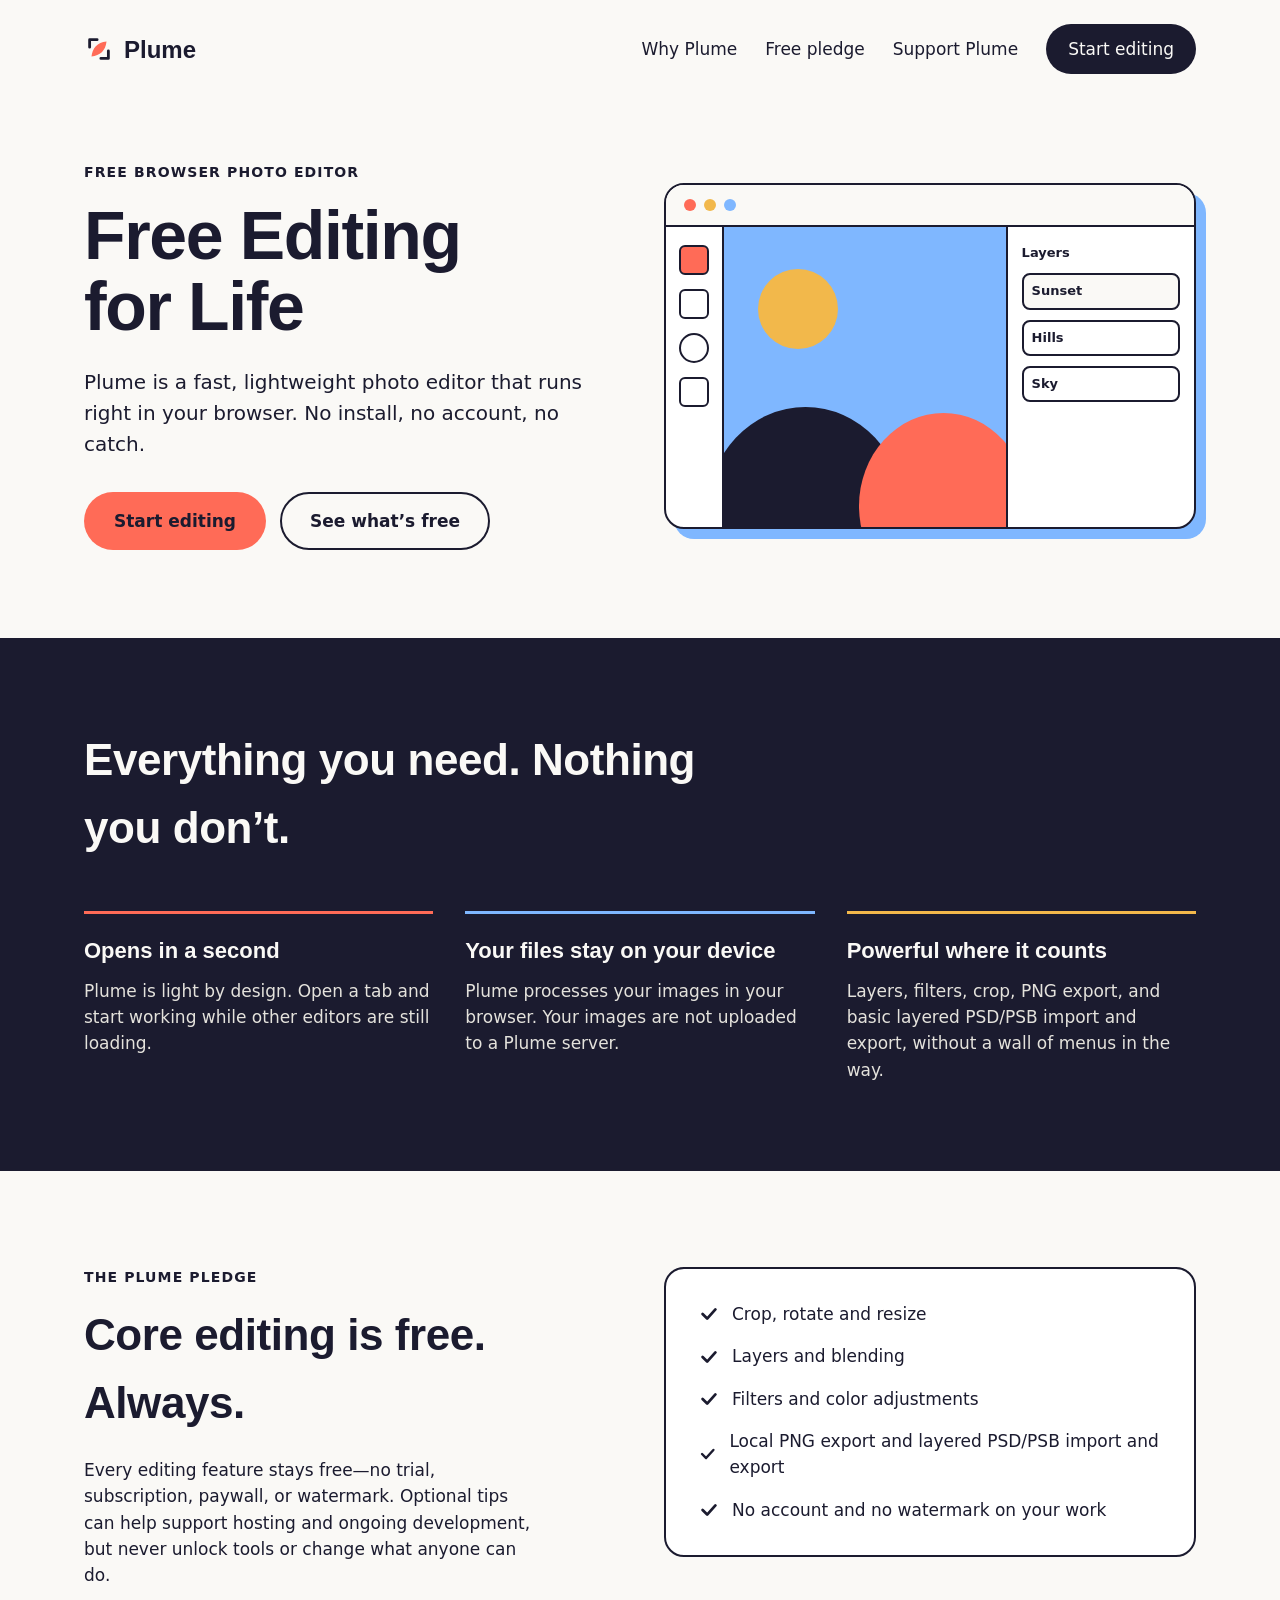
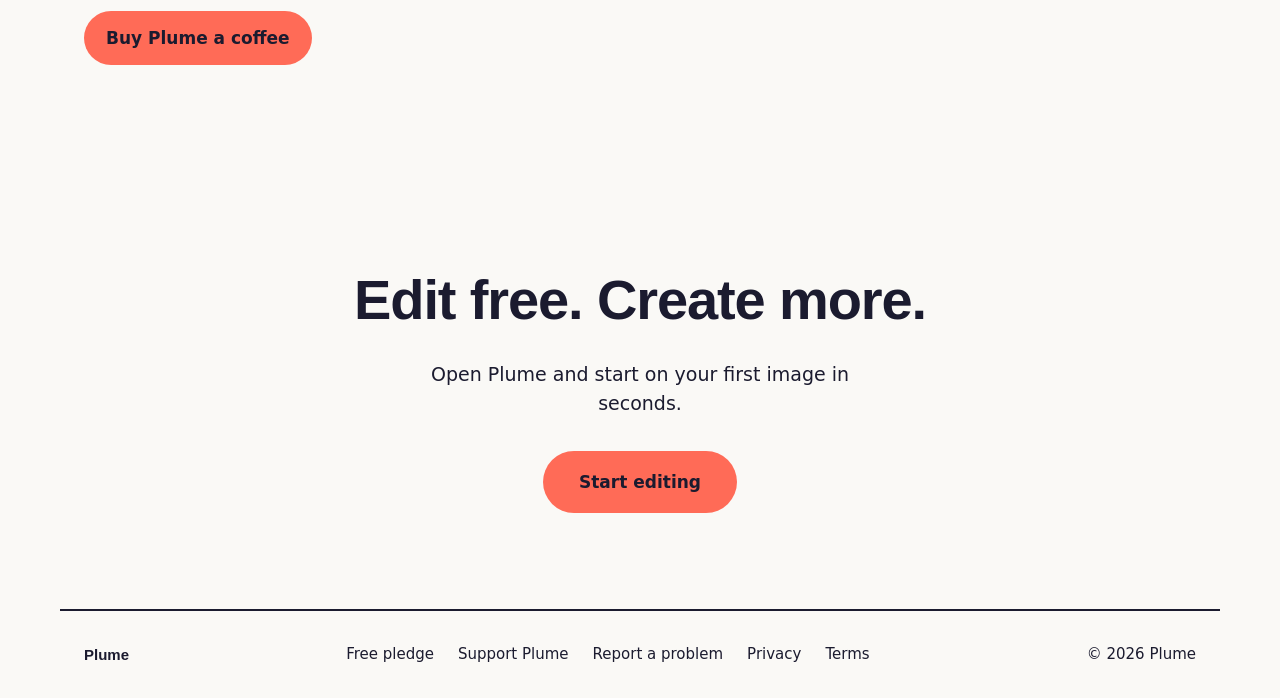
<file: index.html>
<!doctype html><html lang="en"><head><meta charset="utf-8"><meta name="viewport" content="width=device-width,initial-scale=1"><meta name="theme-color" content="#FAF9F6"><meta name="description" content="Plume is a lightweight browser-based image editor. Free editing for life."><meta property="og:title" content="Plume — Free editing for life"><meta property="og:description" content="A lightweight image editor in your browser. No install, no account. Core editing stays free."><meta property="og:type" content="website"><meta property="og:url" content="https://plume.build/"><meta name="twitter:card" content="summary"><title>Plume — Free editing for life</title><link rel="icon" type="image/svg+xml" href="./assets/brand/plume-mark.svg"></head><body>


<style>/* cyrillic-ext */
/* cyrillic */
/* greek-ext */
/* greek */
/* vietnamese */
/* latin-ext */
/* latin */
/* cyrillic-ext */
/* cyrillic */
/* greek-ext */
/* greek */
/* vietnamese */
/* latin-ext */
/* latin */
/* cyrillic-ext */
/* cyrillic */
/* greek-ext */
/* greek */
/* vietnamese */
/* latin-ext */
/* latin */
/* latin-ext */
/* latin */
/* latin-ext */
/* latin */
</style>
<style>
body{margin:0}
a{color:#1B1B2F;text-decoration:none}
a:hover{text-decoration:underline}
</style>

<div style="width:100%;background:#FAF9F6;color:#1B1B2F;font-family:'Inter',system-ui,sans-serif;font-size:17px;line-height:1.55" data-canvas-width="1360" data-canvas-height="2500" data-document-role="page" data-label="Plume landing page">

<div style="max-width:1160px;margin:0 auto;padding:0 24px;box-sizing:border-box">

<nav style="display:flex;flex-wrap:wrap;align-items:center;justify-content:space-between;gap:16px;padding:24px 0">
<a href="#top" style="display:flex;align-items:center;gap:10px;font-family:'Sora',sans-serif;font-weight:700;font-size:24px">
<svg width="30" height="30" viewBox="0 0 32 32" fill="none" aria-hidden="true"><path d="M6 6h8M6 6v8M26 26h-8M26 26v-8" stroke="#1B1B2F" stroke-width="3" stroke-linecap="round"></path><path d="M24 8C14 9 9 15 8 24c9-1 15-6 16-16Z" fill="#FF6B57"></path></svg>
Plume</a>
<div style="display:flex;flex-wrap:wrap;align-items:center;gap:28px;font-weight:500">
<a href="#why">Why Plume</a><a href="#pledge">Free pledge</a><a href="#pledge">Support Plume</a>
<a href="./editor/" style="background:#1B1B2F;color:#FAF9F6;padding:12px 22px;border-radius:999px;min-height:20px">Start editing</a>
</div>
</nav>

<header id="top" style="display:grid;grid-template-columns:repeat(auto-fit,minmax(320px,1fr));gap:48px;align-items:center;padding:64px 0 88px">
<div>
<p style="margin:0 0 16px;font-weight:600;letter-spacing:.08em;text-transform:uppercase;font-size:14px">Free browser photo editor</p>
<h1 style="margin:0;font-family:'Sora',sans-serif;font-weight:700;font-size:clamp(42px,6vw,68px);line-height:1.05;letter-spacing:-.02em">Free Editing<br>for Life</h1>
<p style="margin:24px 0 32px;font-size:20px;max-width:520px">Plume is a fast, lightweight photo editor that runs right in your browser. No install, no account, no catch.</p>
<div id="start" style="display:flex;flex-wrap:wrap;gap:14px">
<a href="./editor/" style="background:#FF6B57;color:#1B1B2F;font-weight:600;padding:16px 30px;border-radius:999px;min-height:20px">Start editing</a>
<a href="#pledge" style="border:2px solid #1B1B2F;font-weight:600;padding:14px 28px;border-radius:999px;min-height:20px">See what’s free</a>
</div>
</div>
<div role="img" aria-label="Illustration of the Plume editor with a toolbar, layers panel and a canvas" style="background:#fff;border:2px solid #1B1B2F;border-radius:20px;overflow:hidden;box-shadow:10px 10px 0 #7FB7FF">
<div style="display:flex;gap:8px;padding:14px 18px;border-bottom:2px solid #1B1B2F;background:#FAF9F6">
<span style="width:12px;height:12px;border-radius:50%;background:#FF6B57"></span><span style="width:12px;height:12px;border-radius:50%;background:#F2B84B"></span><span style="width:12px;height:12px;border-radius:50%;background:#7FB7FF"></span>
</div>
<div style="display:flex;min-height:300px">
<div style="width:56px;border-right:2px solid #1B1B2F;display:flex;flex-direction:column;align-items:center;gap:14px;padding-top:18px">
<span style="width:26px;height:26px;border:2px solid #1B1B2F;border-radius:6px;background:#FF6B57"></span><span style="width:26px;height:26px;border:2px solid #1B1B2F;border-radius:6px"></span><span style="width:26px;height:26px;border:2px solid #1B1B2F;border-radius:50%"></span><span style="width:26px;height:26px;border:2px solid #1B1B2F;border-radius:6px"></span>
</div>
<div style="flex:1;background:#7FB7FF;position:relative;overflow:hidden">
<span style="position:absolute;left:12%;top:14%;width:80px;height:80px;border-radius:50%;background:#F2B84B"></span>
<span style="position:absolute;left:-6%;bottom:-30%;width:70%;height:70%;border-radius:50%;background:#1B1B2F"></span>
<span style="position:absolute;right:-8%;bottom:-24%;width:60%;height:62%;border-radius:50%;background:#FF6B57"></span>
</div>
<div style="width:30%;min-width:96px;border-left:2px solid #1B1B2F;padding:16px 14px;display:flex;flex-direction:column;gap:10px;font-size:13px;font-weight:600">
<span>Layers</span>
<span style="border:2px solid #1B1B2F;border-radius:8px;padding:6px 8px;background:#FAF9F6">Sunset</span>
<span style="border:2px solid #1B1B2F;border-radius:8px;padding:6px 8px">Hills</span>
<span style="border:2px solid #1B1B2F;border-radius:8px;padding:6px 8px">Sky</span>
</div>
</div>
</div>
</header>
</div>

<section id="why" style="background:#1B1B2F;color:#FAF9F6;padding:88px 0">
<div style="max-width:1160px;margin:0 auto;padding:0 24px;box-sizing:border-box">
<h2 style="margin:0 0 48px;font-family:'Sora',sans-serif;font-weight:700;font-size:clamp(30px,4vw,44px);letter-spacing:-.01em;max-width:640px">Everything you need. Nothing you don’t.</h2>
<div style="display:grid;grid-template-columns:repeat(auto-fit,minmax(260px,1fr));gap:32px">
<div style="border-top:3px solid #FF6B57;padding-top:20px"><h3 style="margin:0 0 10px;font-family:'Sora',sans-serif;font-size:22px">Opens in a second</h3><p style="margin:0;color:#E4E2DC">Plume is light by design. Open a tab and start working while other editors are still loading.</p></div>
<div style="border-top:3px solid #7FB7FF;padding-top:20px"><h3 style="margin:0 0 10px;font-family:'Sora',sans-serif;font-size:22px">Your files stay on your device</h3><p style="margin:0;color:#E4E2DC">Plume processes your images in your browser. Your images are not uploaded to a Plume server.</p></div>
<div style="border-top:3px solid #F2B84B;padding-top:20px"><h3 style="margin:0 0 10px;font-family:'Sora',sans-serif;font-size:22px">Powerful where it counts</h3><p style="margin:0;color:#E4E2DC">Layers, filters, crop, PNG export, and basic layered PSD/PSB import and export, without a wall of menus in the way.</p></div>
</div>
</div>
</section>

<section id="pledge" style="max-width:1160px;margin:0 auto;padding:96px 24px;box-sizing:border-box">
<div style="display:grid;grid-template-columns:repeat(auto-fit,minmax(300px,1fr));gap:48px;align-items:start">
<div>
<p style="margin:0 0 12px;font-weight:600;letter-spacing:.08em;text-transform:uppercase;font-size:14px">The Plume pledge</p>
<h2 style="margin:0 0 20px;font-family:'Sora',sans-serif;font-weight:700;font-size:clamp(30px,4vw,44px);letter-spacing:-.01em">Core editing is free. Always.</h2>
<p style="margin:0;max-width:460px">Every editing feature stays free—no trial, subscription, paywall, or watermark. Optional tips can help support hosting and ongoing development, but never unlock tools or change what anyone can do.</p>
<a href="https://buymeacoffee.com/plume.build" target="_blank" rel="noopener noreferrer" style="display:inline-block;margin-top:22px;background:#FF6B57;color:#1B1B2F;font-weight:600;padding:14px 22px;border-radius:999px">Buy Plume a coffee</a>
</div>
<ul style="list-style:none;margin:0;padding:32px;background:#fff;border:2px solid #1B1B2F;border-radius:20px;display:grid;gap:16px;font-weight:500">
<li style="display:flex;gap:12px;align-items:center"><svg width="22" height="22" viewBox="0 0 24 24" fill="none" aria-hidden="true"><path d="m5 12 5 5 9-10" stroke="#1B1B2F" stroke-width="3" stroke-linecap="round" stroke-linejoin="round"></path></svg>Crop, rotate and resize</li>
<li style="display:flex;gap:12px;align-items:center"><svg width="22" height="22" viewBox="0 0 24 24" fill="none" aria-hidden="true"><path d="m5 12 5 5 9-10" stroke="#1B1B2F" stroke-width="3" stroke-linecap="round" stroke-linejoin="round"></path></svg>Layers and blending</li>
<li style="display:flex;gap:12px;align-items:center"><svg width="22" height="22" viewBox="0 0 24 24" fill="none" aria-hidden="true"><path d="m5 12 5 5 9-10" stroke="#1B1B2F" stroke-width="3" stroke-linecap="round" stroke-linejoin="round"></path></svg>Filters and color adjustments</li>
<li style="display:flex;gap:12px;align-items:center"><svg width="22" height="22" viewBox="0 0 24 24" fill="none" aria-hidden="true"><path d="m5 12 5 5 9-10" stroke="#1B1B2F" stroke-width="3" stroke-linecap="round" stroke-linejoin="round"></path></svg>Local PNG export and layered PSD/PSB import and export</li>
<li style="display:flex;gap:12px;align-items:center"><svg width="22" height="22" viewBox="0 0 24 24" fill="none" aria-hidden="true"><path d="m5 12 5 5 9-10" stroke="#1B1B2F" stroke-width="3" stroke-linecap="round" stroke-linejoin="round"></path></svg>No account and no watermark on your work</li>
</ul>
</div>
</section>



<section style="max-width:1160px;margin:0 auto;padding:96px 24px;box-sizing:border-box;text-align:center">
<h2 style="margin:0 0 16px;font-family:'Sora',sans-serif;font-weight:700;font-size:clamp(34px,5vw,56px);letter-spacing:-.02em">Edit free. Create more.</h2>
<p style="margin:0 auto 32px;max-width:480px;font-size:19px">Open Plume and start on your first image in seconds.</p>
<a href="./editor/" style="display:inline-block;background:#FF6B57;font-weight:600;padding:18px 36px;border-radius:999px">Start editing</a>
</section>

<footer style="border-top:2px solid #1B1B2F;padding:32px 24px;display:flex;flex-wrap:wrap;justify-content:space-between;gap:16px;max-width:1160px;margin:0 auto;box-sizing:border-box;font-size:15px">
<span style="font-family:'Sora',sans-serif;font-weight:700">Plume</span>
<span style="display:flex;flex-wrap:wrap;gap:24px"><a href="#pledge">Free pledge</a><a href="#pledge">Support Plume</a><a href="./report.html">Report a problem</a><a href="./privacy.html">Privacy</a><a href="./terms.html">Terms</a></span>
<span>© 2026 Plume</span>
</footer>

</div>




</body></html>
</file>
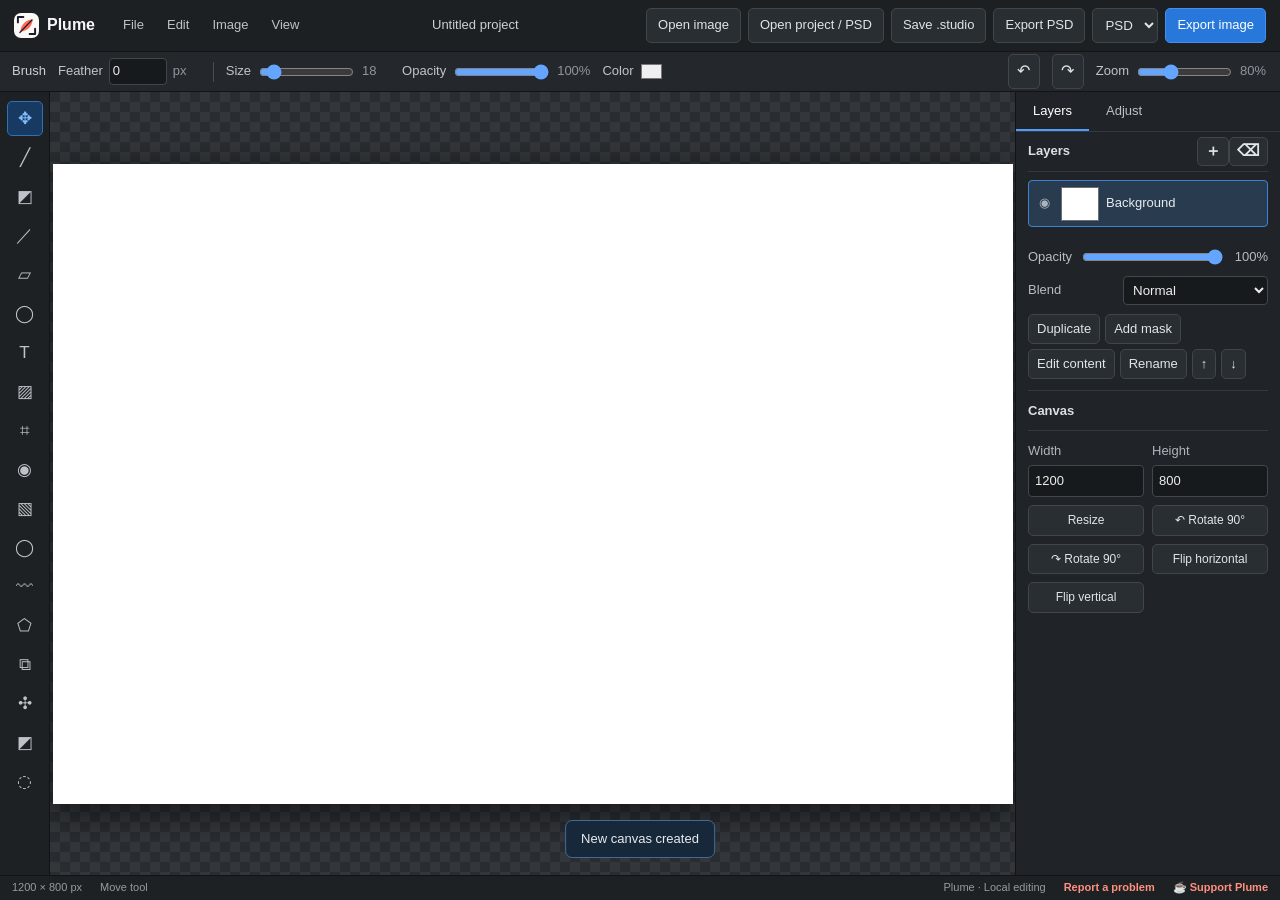
<file: editor/index.html>
<!doctype html><html lang="en"><head><meta charset="UTF-8"><meta name="viewport" content="width=device-width,initial-scale=1"><meta name="theme-color" content="#1B1B2F"><meta name="description" content="Plume is a lightweight browser-based image editor with layers, drawing tools, adjustments, and PSD/PSB workflows. Free editing for life."><meta property="og:title" content="Plume — Free Image Editor"><meta property="og:description" content="A lightweight image editor that runs in your browser. Free editing for life."><meta property="og:type" content="website"><meta property="og:url" content="https://plume.build/"><meta name="twitter:card" content="summary"><title>Plume — Free Image Editor</title><link rel="icon" type="image/svg+xml" href="../assets/brand/plume-mark.svg"><link rel="stylesheet" href="../src/styles.css"></head><body><div id="app">
<header class="topbar"><a class="brand" href="../" aria-label="Plume home"><span class="brand-mark"><img src="../assets/brand/plume-mark.svg" alt=""></span><span>Plume</span></a><nav class="menu"><button data-menu="file">File</button><button data-menu="edit">Edit</button><button data-menu="image">Image</button><button data-menu="view">View</button></nav><div class="doc-title"><input id="docName" value="Untitled project" aria-label="Project name"><span id="dirty" class="dirty">●</span></div><div class="header-actions"><button class="btn" id="openFile">Open image</button><button class="btn" id="openProject">Open project / PSD</button><button class="btn" id="saveProject">Save .studio</button><button class="btn" id="exportNative" title="Export layered Photoshop document">Export PSD</button><select class="btn format-select" id="nativeFormat" aria-label="Native export format"><option value="psd">PSD</option><option value="psb">PSB</option></select><button class="btn primary" id="exportImage">Export image</button><button class="iconbtn mobile-toggle" id="toggleLayers" title="Layers">▤</button></div><input hidden id="imageInput" type="file" accept="image/*"><input hidden id="projectInput" type="file" accept=".studio,.json,.psd,.psb,application/json,image/vnd.adobe.photoshop"></header>
<div class="optionsbar"><div id="toolOptions">Brush</div><label class="option">Feather <input id="selectionFeather" type="number" min="0" max="100" value="0" title="Selection feather radius in pixels"><output>px</output></label><div class="option-sep"></div><label class="option">Size <input id="brushSize" type="range" min="1" max="200" value="18"><output id="sizeValue">18</output></label><label class="option">Opacity <input id="brushOpacity" type="range" min="1" max="100" value="100"><output id="opacityValue">100%</output></label><label class="option" id="colorOption">Color <input id="foreground" type="color" value="#efeff1"></label><div class="options-spacer"></div><button class="iconbtn" id="undo" title="Undo (Ctrl+Z)">↶</button><button class="iconbtn" id="redo" title="Redo (Ctrl+Shift+Z)">↷</button><label class="option zoom-label">Zoom <input id="zoom" type="range" min="20" max="200" value="80"><output id="zoomValue">80%</output></label></div>
<main class="shell"><aside class="toolbar" aria-label="Tools"><button class="tool active" data-tool="move" title="Move (V)">✥</button><button class="tool" data-tool="brush" title="Brush (B)">╱</button><button class="tool" data-tool="eraser" title="Eraser (E)">◩</button><button class="tool" data-tool="line" title="Line (L)">／</button><button class="tool" data-tool="rect" title="Rectangle (U)">▱</button><button class="tool" data-tool="ellipse" title="Ellipse">◯</button><button class="tool" data-tool="text" title="Text (T)">T</button><button class="tool" data-tool="fill" title="Fill (G)">▨</button><button class="tool" data-tool="crop" title="Crop (C)">⌗</button><button class="tool" data-tool="picker" title="Eyedropper (I)">◉</button><button class="tool" data-tool="select" title="Rectangular marquee (M)">▧</button><button class="tool" data-tool="ellipseSelect" title="Ellipse selection">◯</button><button class="tool" data-tool="lasso" title="Freehand lasso selection">〰</button><button class="tool" data-tool="polygonSelect" title="Polygon selection · double-click to finish">⬠</button><button class="tool" data-tool="clone" title="Clone stamp · Alt-click to sample visible pixels">⧉</button><button class="tool" data-tool="heal" title="Heal · Alt-click to sample; blends toward local color">✣</button><button class="tool" data-tool="gradient" title="Gradient (D)">◩</button><button class="tool" data-tool="blur" title="Blur tool">◌</button></aside>
<section class="workarea" id="workarea"><div class="canvas-wrap" id="canvasWrap"><div class="canvas-stack" id="canvasStack"></div></div><div class="welcome" id="welcome"><div class="welcome-icon">✦</div><h1>Create something</h1><p>Open an image or start with a blank canvas.</p><div><button class="btn primary" id="welcomeNew">New canvas</button> <button class="btn" id="welcomeOpen">Open image</button></div></div></section>
<aside class="sidebar" id="sidebar"><div class="side-tabs"><button class="side-tab selected" data-panel="layersPanel">Layers</button><button class="side-tab" data-panel="adjustPanel">Adjust</button></div><section id="layersPanel" class="side-content"><div class="section-head"><span>Layers</span><div><button class="iconbtn small" id="addLayer" title="New layer">＋</button><button class="iconbtn small" id="deleteLayer" title="Delete layer">⌫</button></div></div><div class="layer-list" id="layerList"></div><div class="layer-props"><label>Opacity <input id="layerOpacity" type="range" min="0" max="100" value="100"><output id="layerOpacityValue">100%</output></label><label class="blend-label">Blend <select id="blendMode"><option value="source-over">Normal</option><option value="multiply">Multiply</option><option value="screen">Screen</option><option value="overlay">Overlay</option><option value="darken">Darken</option><option value="lighten">Lighten</option><option value="color-dodge">Color dodge</option><option value="color-burn">Color burn</option><option value="difference">Difference</option></select></label><div class="layer-actions"><button class="btn" id="duplicateLayer">Duplicate</button><button class="btn" id="addMask">Add mask</button><button class="btn" id="editContent">Edit content</button><button class="btn" id="renameLayer">Rename</button><button class="btn" id="moveUp">↑</button><button class="btn" id="moveDown">↓</button></div></div><div class="section-head">Canvas</div><div class="canvas-props"><label>Width <input id="canvasWidth" type="number" min="1" max="6000" value="1200"></label><label>Height <input id="canvasHeight" type="number" min="1" max="6000" value="800"></label><button class="btn" id="resizeCanvas">Resize</button><button class="btn" id="rotateLeft">↶ Rotate 90°</button><button class="btn" id="rotateRight">↷ Rotate 90°</button><button class="btn" id="flipH">Flip horizontal</button><button class="btn" id="flipV">Flip vertical</button></div></section><section id="adjustPanel" class="side-content hidden"><div class="section-head">Image adjustments</div><p class="hint">These live, reversible adjustments affect only the selected layer.</p><label class="adjust-row">Brightness <input id="brightness" type="range" min="-100" max="100" value="0"><output>0</output></label><label class="adjust-row">Contrast <input id="contrast" type="range" min="-100" max="100" value="0"><output>0</output></label><label class="adjust-row">Saturation <input id="saturation" type="range" min="-100" max="100" value="0"><output>0</output></label><button class="btn full" id="toggleMaskEdit">Edit layer pixels</button><button class="btn full" id="resetAdjust">Reset layer adjustments</button><div class="section-head">Quick filters</div><div class="filter-grid"><button class="btn" data-filter="grayscale">Grayscale</button><button class="btn" data-filter="sepia">Sepia</button><button class="btn" data-filter="invert">Invert</button><button class="btn" data-filter="blur">Blur 2 px</button><button class="btn" data-filter="sharpen">Sharpen</button><button class="btn" data-filter="posterize">Posterize</button></div></section></aside></main><footer class="statusbar"><span id="statusDimensions">No document</span><span id="statusTool">Move tool</span><span class="status-spacer"></span><span>Plume · Local editing</span><a class="support-link" href="../report.html" target="_blank" rel="noopener noreferrer">Report a problem</a><a class="support-link" href="https://buymeacoffee.com/plume.build" target="_blank" rel="noopener noreferrer">☕ Support Plume</a></footer><dialog id="textDialog" class="edit-dialog"><form id="textForm"><h2 id="textDialogTitle">Text layer</h2><label>Text <textarea id="textValue" rows="4" maxlength="2000" required></textarea></label><div class="edit-dialog-grid"><label>Size <input id="textSize" type="number" min="1" max="1000" value="36"></label><label>Font <select id="textFont"><option>Segoe UI</option><option>Arial</option><option>Georgia</option><option>Courier New</option><option>Impact</option></select></label><label>Color <input id="textColor" type="color" value="#efeff1"></label></div><div class="dialog-actions"><button class="btn" type="button" id="cancelText">Cancel</button><button class="btn primary" type="submit">Apply</button></div></form></dialog><dialog id="exportDialog" class="edit-dialog"><form id="exportForm"><h2>Export image</h2><label>Format <select id="exportFormat"><option value="image/png">PNG</option><option value="image/jpeg">JPEG</option><option value="image/webp">WebP</option></select></label><label id="exportQualityRow">Quality <input id="exportQuality" type="range" min="1" max="100" value="90"><output id="exportQualityValue">90%</output><small>Used for JPEG and WebP. PNG keeps full quality and transparency.</small></label><div class="dialog-actions"><button class="btn" type="button" id="cancelExport">Cancel</button><button class="btn primary" type="submit">Save image</button></div></form></dialog><div id="toast" role="status" class="toast"></div></div><script src="../src/vendor/ag-psd-34.1.0.js"></script><script type="module" src="../src/app.js"></script></body></html>
</file>
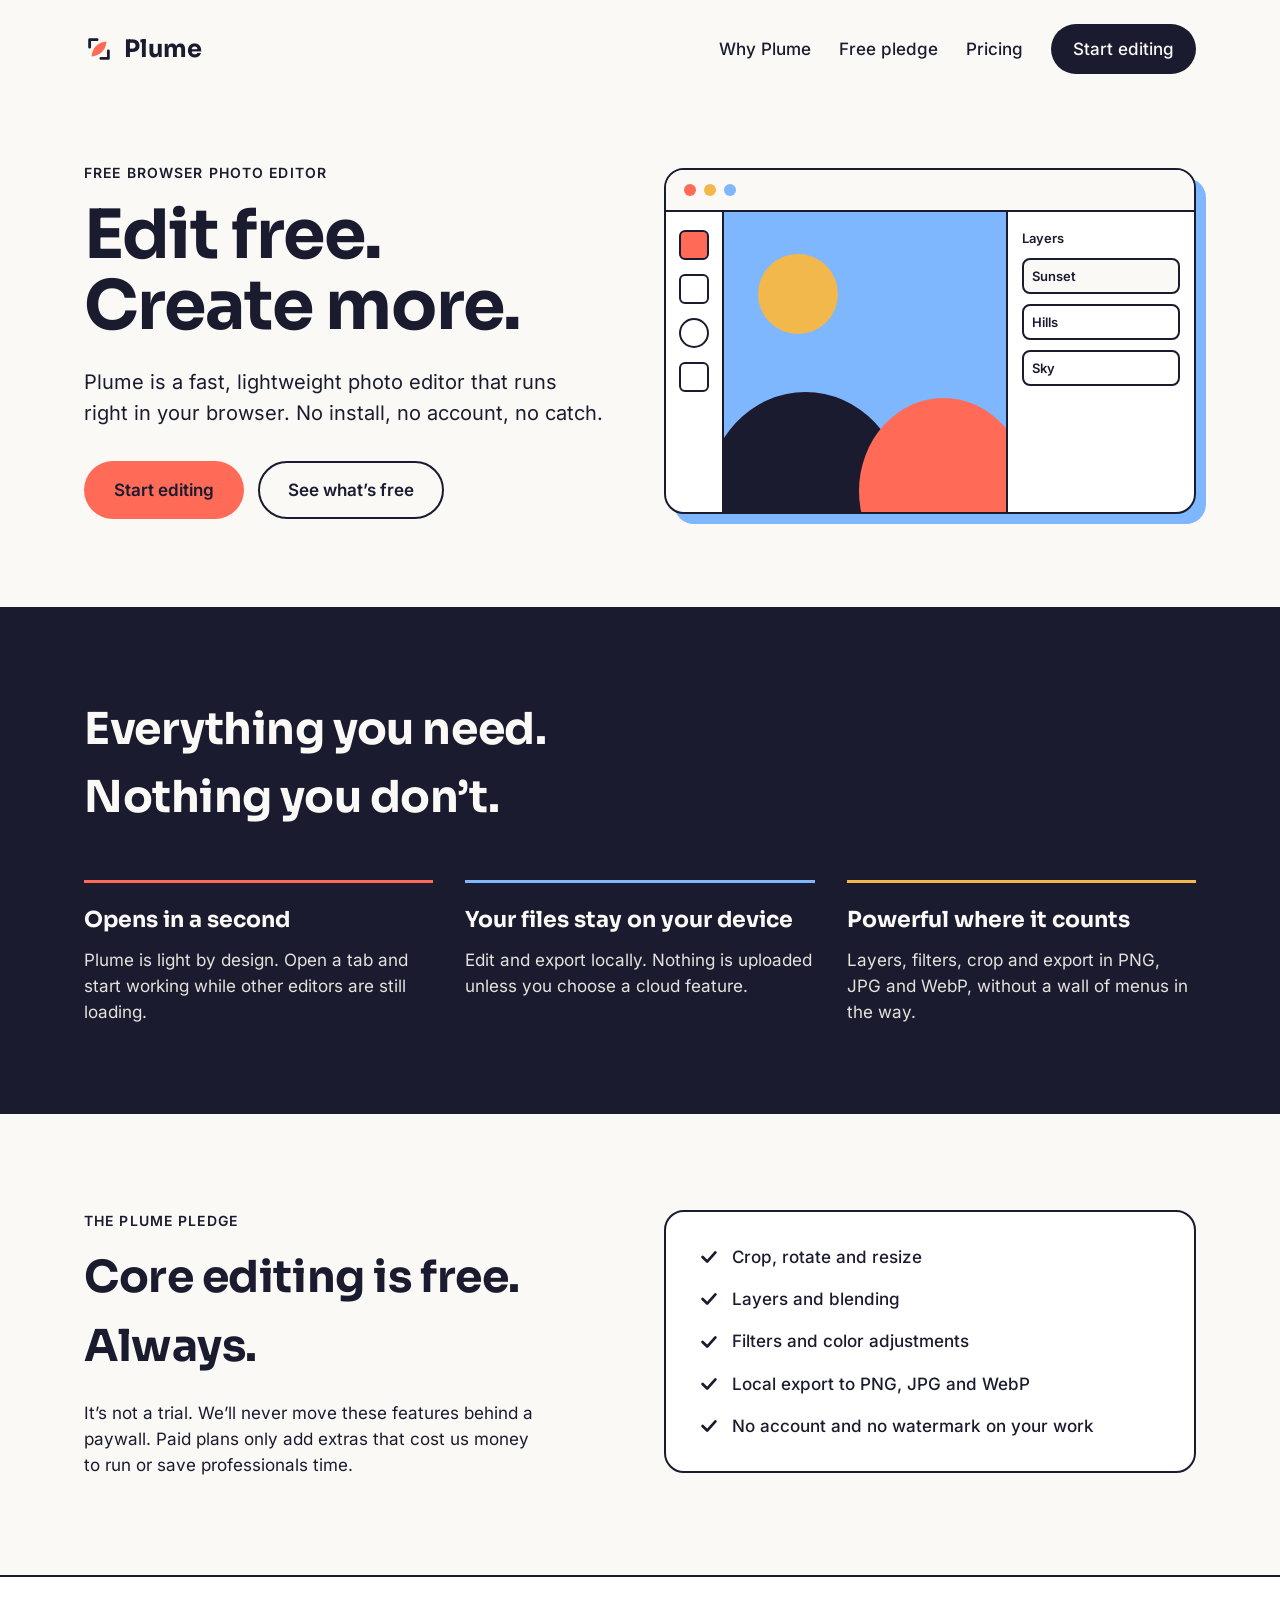
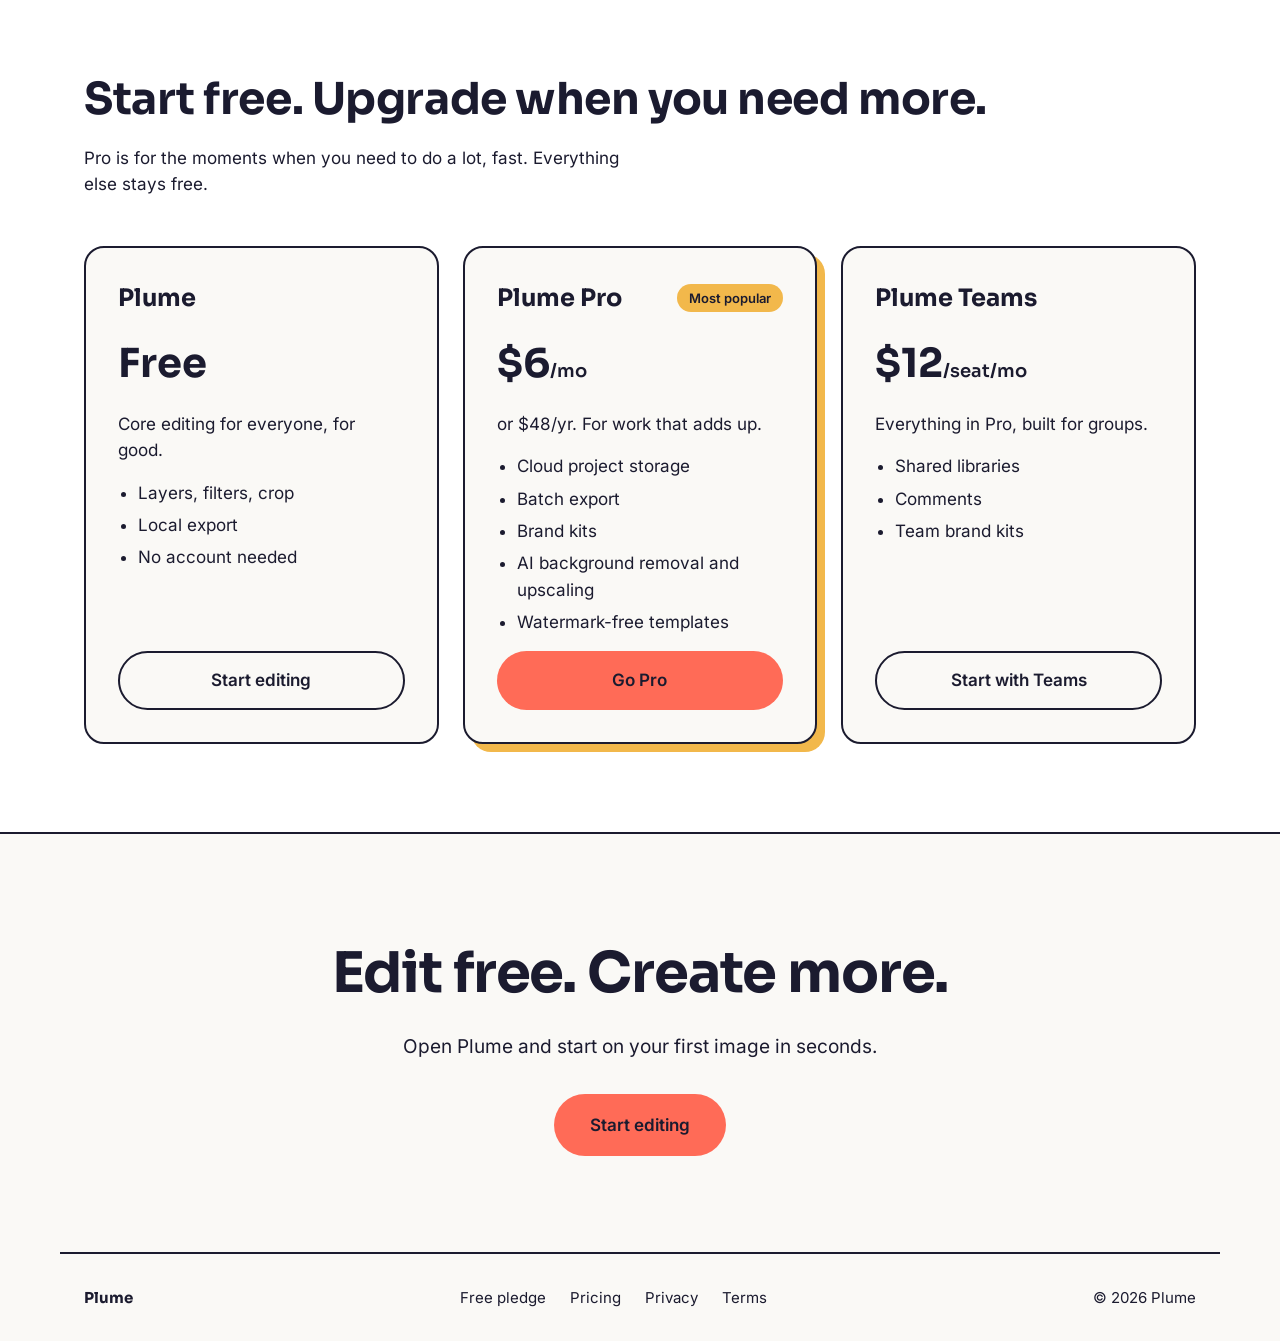
<file: Plume — Landing Page.html>
<!DOCTYPE html>
<html>
<head>
  <meta charset="utf-8">
<!--
Some of the files packed into this page (the "__bundler/manifest" data in this file, unpacked by the page’s script when it opens) are font files downloaded unchanged from Google Fonts (fonts.gstatic.com) when the page was saved. Google Fonts serves each family in pieces, one file per range of characters, so these may not be complete families. Each family’s license follows and still applies to its files. If you pass this file on, keep this comment in it.

Inter

Copyright 2020 The Inter Project Authors (https://github.com/rsms/inter)

This Font Software is licensed under the SIL Open Font License, Version 1.1.
This license is copied below, and is also available with a FAQ at:
https://scripts.sil.org/OFL


-----------------------------------------------------------
SIL OPEN FONT LICENSE Version 1.1 - 26 February 2007
-----------------------------------------------------------

PREAMBLE
The goals of the Open Font License (OFL) are to stimulate worldwide
development of collaborative font projects, to support the font creation
efforts of academic and linguistic communities, and to provide a free and
open framework in which fonts may be shared and improved in partnership
with others.

The OFL allows the licensed fonts to be used, studied, modified and
redistributed freely as long as they are not sold by themselves. The
fonts, including any derivative works, can be bundled, embedded,
redistributed and/or sold with any software provided that any reserved
names are not used by derivative works. The fonts and derivatives,
however, cannot be released under any other type of license. The
requirement for fonts to remain under this license does not apply
to any document created using the fonts or their derivatives.

DEFINITIONS
"Font Software" refers to the set of files released by the Copyright
Holder(s) under this license and clearly marked as such. This may
include source files, build scripts and documentation.

"Reserved Font Name" refers to any names specified as such after the
copyright statement(s).

"Original Version" refers to the collection of Font Software components as
distributed by the Copyright Holder(s).

"Modified Version" refers to any derivative made by adding to, deleting,
or substituting -- in part or in whole -- any of the components of the
Original Version, by changing formats or by porting the Font Software to a
new environment.

"Author" refers to any designer, engineer, programmer, technical
writer or other person who contributed to the Font Software.

PERMISSION & CONDITIONS
Permission is hereby granted, free of charge, to any person obtaining
a copy of the Font Software, to use, study, copy, merge, embed, modify,
redistribute, and sell modified and unmodified copies of the Font
Software, subject to the following conditions:

1) Neither the Font Software nor any of its individual components,
in Original or Modified Versions, may be sold by itself.

2) Original or Modified Versions of the Font Software may be bundled,
redistributed and/or sold with any software, provided that each copy
contains the above copyright notice and this license. These can be
included either as stand-alone text files, human-readable headers or
in the appropriate machine-readable metadata fields within text or
binary files as long as those fields can be easily viewed by the user.

3) No Modified Version of the Font Software may use the Reserved Font
Name(s) unless explicit written permission is granted by the corresponding
Copyright Holder. This restriction only applies to the primary font name as
presented to the users.

4) The name(s) of the Copyright Holder(s) or the Author(s) of the Font
Software shall not be used to promote, endorse or advertise any
Modified Version, except to acknowledge the contribution(s) of the
Copyright Holder(s) and the Author(s) or with their explicit written
permission.

5) The Font Software, modified or unmodified, in part or in whole,
must be distributed entirely under this license, and must not be
distributed under any other license. The requirement for fonts to
remain under this license does not apply to any document created
using the Font Software.

TERMINATION
This license becomes null and void if any of the above conditions are
not met.

DISCLAIMER
THE FONT SOFTWARE IS PROVIDED "AS IS", WITHOUT WARRANTY OF ANY KIND,
EXPRESS OR IMPLIED, INCLUDING BUT NOT LIMITED TO ANY WARRANTIES OF
MERCHANTABILITY, FITNESS FOR A PARTICULAR PURPOSE AND NONINFRINGEMENT
OF COPYRIGHT, PATENT, TRADEMARK, OR OTHER RIGHT. IN NO EVENT SHALL THE
COPYRIGHT HOLDER BE LIABLE FOR ANY CLAIM, DAMAGES OR OTHER LIABILITY,
INCLUDING ANY GENERAL, SPECIAL, INDIRECT, INCIDENTAL, OR CONSEQUENTIAL
DAMAGES, WHETHER IN AN ACTION OF CONTRACT, TORT OR OTHERWISE, ARISING
FROM, OUT OF THE USE OR INABILITY TO USE THE FONT SOFTWARE OR FROM
OTHER DEALINGS IN THE FONT SOFTWARE.

Sora

Copyright 2019 The Sora Project Authors (https://github.com/sora-xor/sora-font)

This Font Software is licensed under the SIL Open Font License, Version 1.1.

This license is copied below, and is also available with a FAQ at: https://scripts.sil.org/OFL


-----------------------------------------------------------
SIL OPEN FONT LICENSE Version 1.1 - 26 February 2007
-----------------------------------------------------------

PREAMBLE
The goals of the Open Font License (OFL) are to stimulate worldwide
development of collaborative font projects, to support the font creation
efforts of academic and linguistic communities, and to provide a free and
open framework in which fonts may be shared and improved in partnership
with others.

The OFL allows the licensed fonts to be used, studied, modified and
redistributed freely as long as they are not sold by themselves. The
fonts, including any derivative works, can be bundled, embedded,
redistributed and/or sold with any software provided that any reserved
names are not used by derivative works. The fonts and derivatives,
however, cannot be released under any other type of license. The
requirement for fonts to remain under this license does not apply
to any document created using the fonts or their derivatives.

DEFINITIONS
"Font Software" refers to the set of files released by the Copyright
Holder(s) under this license and clearly marked as such. This may
include source files, build scripts and documentation.

"Reserved Font Name" refers to any names specified as such after the
copyright statement(s).

"Original Version" refers to the collection of Font Software components as
distributed by the Copyright Holder(s).

"Modified Version" refers to any derivative made by adding to, deleting,
or substituting -- in part or in whole -- any of the components of the
Original Version, by changing formats or by porting the Font Software to a
new environment.

"Author" refers to any designer, engineer, programmer, technical
writer or other person who contributed to the Font Software.

PERMISSION & CONDITIONS
Permission is hereby granted, free of charge, to any person obtaining
a copy of the Font Software, to use, study, copy, merge, embed, modify,
redistribute, and sell modified and unmodified copies of the Font
Software, subject to the following conditions:

1) Neither the Font Software nor any of its individual components,
in Original or Modified Versions, may be sold by itself.

2) Original or Modified Versions of the Font Software may be bundled,
redistributed and/or sold with any software, provided that each copy
contains the above copyright notice and this license. These can be
included either as stand-alone text files, human-readable headers or
in the appropriate machine-readable metadata fields within text or
binary files as long as those fields can be easily viewed by the user.

3) No Modified Version of the Font Software may use the Reserved Font
Name(s) unless explicit written permission is granted by the corresponding
Copyright Holder. This restriction only applies to the primary font name as
presented to the users.

4) The name(s) of the Copyright Holder(s) or the Author(s) of the Font
Software shall not be used to promote, endorse or advertise any
Modified Version, except to acknowledge the contribution(s) of the
Copyright Holder(s) and the Author(s) or with their explicit written
permission.

5) The Font Software, modified or unmodified, in part or in whole,
must be distributed entirely under this license, and must not be
distributed under any other license. The requirement for fonts to
remain under this license does not apply to any document created
using the Font Software.

TERMINATION
This license becomes null and void if any of the above conditions are
not met.

DISCLAIMER
THE FONT SOFTWARE IS PROVIDED "AS IS", WITHOUT WARRANTY OF ANY KIND,
EXPRESS OR IMPLIED, INCLUDING BUT NOT LIMITED TO ANY WARRANTIES OF
MERCHANTABILITY, FITNESS FOR A PARTICULAR PURPOSE AND NONINFRINGEMENT
OF COPYRIGHT, PATENT, TRADEMARK, OR OTHER RIGHT. IN NO EVENT SHALL THE
COPYRIGHT HOLDER BE LIABLE FOR ANY CLAIM, DAMAGES OR OTHER LIABILITY,
INCLUDING ANY GENERAL, SPECIAL, INDIRECT, INCIDENTAL, OR CONSEQUENTIAL
DAMAGES, WHETHER IN AN ACTION OF CONTRACT, TORT OR OTHERWISE, ARISING
FROM, OUT OF THE USE OR INABILITY TO USE THE FONT SOFTWARE OR FROM
OTHER DEALINGS IN THE FONT SOFTWARE.

-->
  <title>Plume — Edit free. Create more.</title>
  <style>
    * { margin: 0; padding: 0; box-sizing: border-box; }
    body { background: #faf9f5; display: flex; align-items: center; justify-content: center; min-height: 100vh; font-family: -apple-system, BlinkMacSystemFont, sans-serif; }
    #__bundler_loading { position: fixed; bottom: 20px; right: 20px; font: 13px/1.4 -apple-system, BlinkMacSystemFont, sans-serif; color: #666; background: #fff; padding: 8px 14px; border-radius: 8px; box-shadow: 0 1px 4px rgba(0,0,0,0.12); z-index: 10000; }
    #__bundler_thumbnail { position: fixed; inset: 0; width: 100%; height: 100%; display: flex; align-items: center; justify-content: center; background: #faf9f5; z-index: 9999; }
    #__bundler_thumbnail svg { width: 100%; height: 100%; object-fit: contain; }
    #__bundler_placeholder { color: #999; font-size: 14px; }
  </style>
  <noscript>
    <style>#__bundler_loading { display: none; }</style>
    <div style="position:fixed;bottom:12px;left:12px;font:13px/1.4 -apple-system,BlinkMacSystemFont,sans-serif;color:#999;background:rgba(255,255,255,0.9);padding:6px 12px;border-radius:6px;box-shadow:0 1px 4px rgba(0,0,0,0.08);z-index:10000;">
      This page requires JavaScript to display.
    </div>
  </noscript>
</head>
<body>
  <div id="__bundler_placeholder">Loading Plume — Edit free. Create more....</div>
  <div id="__bundler_loading">Unpacking...</div>

  <script>
    
document.addEventListener('DOMContentLoaded', async function() {
  const loading = document.getElementById('__bundler_loading');
  function setStatus(msg) { if (loading) loading.textContent = msg; }

  const FONT_MIME = /^(font[/]|application[/](x-)?font-|application[/]vnd\.ms-fontobject)/i;
  const MIME_TOKEN = /^[\w.+-]+[/][\w.+-]+$/;
  function toBase64(bytes) {
    let bin = '';
    for (let i = 0; i < bytes.length; i += 0x8000) {
      bin += String.fromCharCode.apply(null, bytes.subarray(i, i + 0x8000));
    }
    return btoa(bin);
  }

  // Error sink persists across replaceWith since it's on window, not the DOM.
  window.addEventListener('error', function(e) {
    // Failed resource loads (CSP-blocked links, scripts, images) fire plain
    // events at the element — warn only; real JS errors carry message/error.
    if (!e.message && !e.error && e.target && e.target !== window) {
      console.warn('[bundle] resource failed to load:',
        e.target.tagName, String(e.target.src || e.target.href || ''));
      return;
    }
    var p = document.body || document.documentElement;
    var d = document.getElementById('__bundler_err') || p.appendChild(document.createElement('div'));
    d.id = '__bundler_err';
    d.style.cssText = 'position:fixed;bottom:12px;left:12px;right:12px;font:12px/1.4 ui-monospace,monospace;background:#2a1215;color:#ff8a80;padding:10px 14px;border-radius:8px;border:1px solid #5c2b2e;z-index:99999;white-space:pre-wrap;max-height:40vh;overflow:auto';
    d.textContent = (d.textContent ? d.textContent + String.fromCharCode(10) : '') +
      '[bundle] ' + (e.message || e.type) +
      (e.filename ? ' (' + e.filename.slice(0, 60) + ':' + e.lineno + ')' : '');
  }, true);

  try {
    const manifestEl = document.querySelector('script[type="__bundler/manifest"]');
    const templateEl = document.querySelector('script[type="__bundler/template"]');
    if (!manifestEl || !templateEl) {
      setStatus('Error: missing bundle data');
      console.error('[bundler] Missing script tags — manifestEl:', !!manifestEl, 'templateEl:', !!templateEl);
      return;
    }

    const manifest = JSON.parse(manifestEl.textContent);
    let template = JSON.parse(templateEl.textContent);

    // Nested page bundles (iframe targets). Each ships ONCE, in the ROOT
    // document's manifest; frame srcs carry an about:blank#<uuid> marker
    // instead of a substitutable uuid. Every document mints the blobs for
    // its OWN frames — from local text at the root, or text obtained from
    // its DIRECT parent over the relay protocol below — so each frame
    // navigation stays same-origin with its initiator and a deduped page
    // loads at any depth on any host, including a file:// download's
    // opaque origins (where a blob minted by one document cannot be
    // navigated to by another).
    const pageOrderEl = document.querySelector('script[type="__bundler/page_order"]');
    const pageOrder = pageOrderEl ? JSON.parse(pageOrderEl.textContent) : [];
    const pageSet = new Set(pageOrder);
    const pageTexts = {};

    // ── Nested-page text protocol (parent-chain relay) ──
    // Page bundles ship once, in the ROOT document's manifest. Every
    // document mints the blobs for its OWN frames, obtaining page text
    // through a strict parent-chain relay: a document only ever SENDS to
    // its direct parent (which, for every document the publisher's own
    // runtime minted, is another publisher document) and only ACCEPTS
    // text from that direct parent; requests from below are honored only
    // for the document's own child frames, and the ROOT never sends
    // upward at all. That last rule is load-bearing: the artifact host's
    // frame-ancestors allows claude.ai (and friends) to frame an
    // artifact, so window.top can be a FOREIGN document — a top-addressed
    // protocol would hand page uuids to that ancestor and accept forged
    // "page text" from it, minting attacker HTML as an artifact-origin
    // blob document. The chain never touches the ancestor: requests stop
    // at the root, replies are origin-addressed per hop (never '*' when
    // an origin exists), and both directions are origin-gated (on https
    // a foreign sender's origin can never equal this document's; in
    // opaque contexts — file:// — everything serializes as 'null', where
    // an embedded EXTERNAL frame still fails the gate by carrying its
    // own real origin, and a sandboxed child of such a frame is excluded
    // by the own-child-frames check plus uuid unguessability). Shape is
    // deny-by-default: one request form, one reply form, no error
    // replies.
    // window.origin is the SERIALIZED SECURITY origin ('null' in opaque
    // contexts such as a sandboxed preview iframe) — location.origin is
    // computed from the URL and stays 'https://…' even when the document
    // is sandboxed, which would misgate every opaque chain.
    const OWN_TARGET = /^https?:[/][/]/.test(window.origin || '')
      ? window.origin
      : '*';
    function trustedOrigin(e) {
      if (e.origin === window.origin) return true; // https chains; opaque==opaque
      // file:// trees: Chrome serializes the file document's origin as
      // 'file://' while the blob: documents it mints serialize as 'null',
      // so the two legitimate shapes can never string-match — accept the
      // pair in both directions. https origins never serialize as either,
      // and sender identity (own child frame / direct parent) is checked
      // separately.
      return (
        (e.origin === 'null' &&
          (window.origin === 'file://' ||
            window.location.protocol === 'file:')) ||
        (/^file:/.test(e.origin) && window.origin === 'null')
      );
    }
    // Non-empty only in the root document (nested bundles ship an empty
    // island), so it doubles as the root marker: the root answers from
    // local text and treats a miss as authoritative — never relaying to
    // its (possibly foreign) parent.
    const isPageRoot = pageOrder.length > 0;
    const blobUrls = {};
    const resourceBlobs = {};
    const UUID_SHAPE = /^[0-9a-f]{8}-[0-9a-f]{4}-[0-9a-f]{4}-[0-9a-f]{4}-[0-9a-f]{12}$/;
    const pendingFrames = {}; // uuid -> [{el, frag}] awaiting text for own frames
    const pendingRelays = {}; // uuid -> [childWindow] awaiting text to pass down
    function mountPage(el, frag, text) {
      const pageBlob = new Blob([text], { type: 'text/html' });
      const u = URL.createObjectURL(pageBlob);
      resourceBlobs[u] = pageBlob;
      el.src = u + frag;
    }
    function deliverPage(uuid, text) {
      const frames = pendingFrames[uuid];
      delete pendingFrames[uuid];
      if (frames) for (const f of frames) mountPage(f.el, f.frag, text);
      const relays = pendingRelays[uuid];
      delete pendingRelays[uuid];
      if (relays) {
        for (const cw of relays) {
          try { cw.postMessage({ __bundler_page: uuid, __bundler_text: text }, OWN_TARGET); } catch (err) { /* gone */ }
        }
      }
    }
    function ownFrameWindows() {
      const out = [];
      for (const f of Array.from(document.querySelectorAll('iframe'))) {
        try { if (f.contentWindow) out.push(f.contentWindow); } catch (err) { /* detached */ }
      }
      return out;
    }
    window.addEventListener('message', function (e) {
      const d = e.data;
      if (!d || typeof d !== 'object' || !e.source) return;
      // Origin gate first; the structural checks below (own-child-frames
      // for requests, direct-parent + solicited-uuid for replies, the
      // root's never-relay rule) are what hold in fully opaque chains
      // where origin strings can't discriminate — a sandboxed root's
      // FOREIGN wrapper still fails all three even though both serialize
      // as real-vs-'null' rather than matching.
      if (!trustedOrigin(e)) return;
      if (typeof d.__bundler_need === 'string' && UUID_SHAPE.test(d.__bundler_need)) {
        // Requests are honored only for this document's own child frames.
        if (ownFrameWindows().indexOf(e.source) < 0) return;
        const uuid = d.__bundler_need;
        const text = pageTexts[uuid];
        if (typeof text === 'string') {
          try { e.source.postMessage({ __bundler_page: uuid, __bundler_text: text }, OWN_TARGET); } catch (err) { /* gone */ }
          return;
        }
        if (isPageRoot || window.parent === window) return; // authoritative miss
        const waiting = pendingRelays[uuid];
        if (waiting) {
          if (waiting.indexOf(e.source) < 0) waiting.push(e.source);
          return;
        }
        // Never-answered uuids would otherwise accumulate forever under a
        // request spray; past the cap (far above any real page count) new
        // relays are dropped rather than remembered.
        if (Object.keys(pendingRelays).length >= 128) return;
        pendingRelays[uuid] = [e.source];
        window.parent.postMessage({ __bundler_need: uuid }, OWN_TARGET);
      } else if (
        typeof d.__bundler_page === 'string' &&
        UUID_SHAPE.test(d.__bundler_page) &&
        typeof d.__bundler_text === 'string'
      ) {
        // The shape test is load-bearing beyond tidiness: the solicited
        // check below uses the in operator, which matches prototype keys
        // ('__proto__', 'constructor') — an unshaped key would reach
        // deliverPage and throw, painting the error banner.
        // Text is accepted only from the direct parent — the document
        // that minted this one.
        if (e.source !== window.parent || window.parent === window) return;
        if (!(d.__bundler_page in pendingFrames) && !(d.__bundler_page in pendingRelays)) return;
        deliverPage(d.__bundler_page, d.__bundler_text);
      }
    });

    const uuids = Object.keys(manifest);
    setStatus('Unpacking ' + uuids.length + ' assets...');

    await Promise.all(uuids.map(async (uuid) => {
      const entry = manifest[uuid];
      try {
        const binaryStr = atob(entry.data);
        const bytes = new Uint8Array(binaryStr.length);
        for (let i = 0; i < binaryStr.length; i++) bytes[i] = binaryStr.charCodeAt(i);

        let finalBytes = bytes;
        if (entry.compressed) {
          if (typeof DecompressionStream !== 'undefined') {
            const ds = new DecompressionStream('gzip');
            const writer = ds.writable.getWriter();
            const reader = ds.readable.getReader();
            writer.write(bytes);
            writer.close();
            const chunks = [];
            let totalLen = 0;
            while (true) {
              const { done, value } = await reader.read();
              if (done) break;
              chunks.push(value);
              totalLen += value.length;
            }
            finalBytes = new Uint8Array(totalLen);
            let offset = 0;
            for (const chunk of chunks) { finalBytes.set(chunk, offset); offset += chunk.length; }
          } else {
            console.warn('DecompressionStream not available, asset ' + uuid + ' may not render');
          }
        }

        if (pageSet.has(uuid)) {
          pageTexts[uuid] = new TextDecoder().decode(finalBytes);
          return;
        }
        if (FONT_MIME.test(entry.mime) && MIME_TOKEN.test(entry.mime)) {
          // Strict artifact hosts allow font-src data: but not blob:.
          blobUrls[uuid] = 'data:' + entry.mime + ';base64,' +
            (entry.compressed ? toBase64(finalBytes) : entry.data);
        } else {
          const blob = new Blob([finalBytes], { type: entry.mime });
          blobUrls[uuid] = URL.createObjectURL(blob);
          resourceBlobs[blobUrls[uuid]] = blob;
        }
      } catch (err) {
        console.error('Failed to decode asset ' + uuid + ':', err);
        const blob = new Blob([], { type: entry.mime });
        blobUrls[uuid] = URL.createObjectURL(blob);
        resourceBlobs[blobUrls[uuid]] = blob;
      }
    }));

    const extResEl = document.querySelector('script[type="__bundler/ext_resources"]');
    const extResources = extResEl ? JSON.parse(extResEl.textContent) : [];
    const resourceMap = {};
    for (const entry of extResources) {
      if (blobUrls[entry.uuid]) resourceMap[entry.id] = blobUrls[entry.uuid];
    }

    // Artifact-host CSP (connect-src 'self') refuses fetch() of blob: URLs —
    // consumers read these Blobs directly. Survives the swap like the error sink.
    window.__resourceBlobs = resourceBlobs;

    setStatus('Rendering...');
    // Page uuids have no blob here — they ride inside about:blank#<uuid>
    // frame markers the pass below resolves after the swap.
    for (const uuid of uuids) {
      if (pageSet.has(uuid)) continue;
      template = template.split(uuid).join(blobUrls[uuid]);
    }

    // Strip integrity + crossorigin — blob URLs from a file:// document inherit
    // a null origin, so crossorigin forces a CORS fetch that SRI then rejects.
    // The manifest bytes are ours; SRI protects against CDN compromise, not this.
    // appifacts: only on tags now pointing at OUR blob: URLs. A reference the
    // bundler left live-fetched (an absolute x-import, a runtime dependency it
    // could not embed, an authored external script) keeps the pin it was
    // written with: that fetch is exactly what SRI protects. (A crossorigin
    // on a parent whose child carries the blob — <video crossorigin><source>
    // — is left alone too; the attribute is then the author's to drop.)
    template = template.replace(/<[a-z][^>]*>/gi, (tag) => /\s(?:src|href|srcset|poster|data|xlink:href)="blob:/i.test(tag) ? tag.replace(/\s+integrity="[^"]*"/gi, '').replace(/\s+crossorigin="[^"]*"/gi, '') : tag);

    const resourceScript = '<script>window.__resources = ' +
      JSON.stringify(resourceMap).replace(/<\//g, '<\\/') +
      ';</' + 'script>';
    // Inject after <head> so the DOCTYPE stays first; prepending the script
    // would push the parser into quirks mode. DOMParser always emits a <head>
    // (synthesizing one if the source HTML omitted it) but may carry
    // attributes through, so match the full opening tag. slice() rather than
    // replace() keeps us clear of $-pattern substitution in resourceScript.
    const headOpen = template.match(/<head[^>]*>/i);
    if (headOpen) {
      const i = headOpen.index + headOpen[0].length;
      template = template.slice(0, i) + resourceScript + template.slice(i);
    }

    // Parse the template and swap the root element. Scripts inserted via
    // DOMParser/replaceWith are inert per spec — re-create each with
    // createElement so they execute, awaiting onload for src scripts to
    // preserve ordering (React before ReactDOM before Babel before text/babel).
    const doc = new DOMParser().parseFromString(template, 'text/html');
    document.documentElement.replaceWith(doc.documentElement);

    // Resolve page-frame markers: mint this document's own blob for each
    // framed page — from local text when this is the root, otherwise by
    // asking the direct parent over the relay protocol above. An
    // unanswered request leaves the frame on about:blank, the same
    // degraded state as a refused embed.
    {
      const MARKER = /^about:blank#([0-9a-f]{8}-[0-9a-f]{4}-[0-9a-f]{4}-[0-9a-f]{4}-[0-9a-f]{12})(#.*)?$/;
      const needed = [];
      for (const el of Array.from(document.querySelectorAll('iframe'))) {
        const m = MARKER.exec(el.getAttribute('src') || '');
        if (!m) continue;
        const text = pageTexts[m[1]];
        if (typeof text === 'string') {
          mountPage(el, m[2] || '', text);
        } else if (window.parent !== window && !isPageRoot) {
          const had = pendingFrames[m[1]];
          (pendingFrames[m[1]] = had || []).push({ el: el, frag: m[2] || '' });
          if (!had) needed.push(m[1]);
        }
      }
      for (const uuid of needed) {
        window.parent.postMessage({ __bundler_need: uuid }, OWN_TARGET);
      }
    }

    const dead = Array.from(document.scripts);
    for (const old of dead) {
      const s = document.createElement('script');
      for (const a of old.attributes) s.setAttribute(a.name, a.value);
      s.textContent = old.textContent;
      // text/babel scripts with a src: read and inline. transformScriptTags
      // does XHR against the src, but blob:null/ from a file:// origin is
      // silently dropped. Inlining makes it a plain inline babel script,
      // which transformScriptTags handles unconditionally.
      if ((s.type === 'text/babel' || s.type === 'text/jsx') && s.src) {
        const pre = resourceBlobs[s.src.split('#')[0]];
        s.textContent = pre ? await pre.text() : await (await fetch(s.src)).text();
        s.removeAttribute('src');
      }
      const p = s.src ? new Promise(function(r) { s.onload = s.onerror = r; }) : null;
      old.replaceWith(s);
      if (p) await p;
    }
    // Babel standalone auto-transforms type=text/babel on DOMContentLoaded,
    // which fired before we swapped the document. Trigger manually if present.
    if (window.Babel && typeof window.Babel.transformScriptTags === 'function') {
      window.Babel.transformScriptTags();
    }
  } catch (err) {
    setStatus('Error unpacking: ' + err.message);
    console.error('Bundle unpack error:', err);
  }
});

  </script>

  <script type="__bundler/manifest">
{"02b291ca-73dc-4d39-8c8e-9dfb29d4a34e":{"mime":"text/javascript","compressed":true,"data":"H4sIAAAAAAAACqV9a3fbNtLw9+dXUNysQlgQLTmXtpRhbuq4bdo4SeOkl5VVhyIhiTFFqgQkW5X4398zuBGU5F72PT2NRQAEgcFgMHccHzvfXry5eP/iw8VLZ1IWcyeJu+Uy5+mcHrMyPj7yOXO6TlI4ecEdmqTcd97T8TLNEucu5TPn03iZO+LZ5+yT4zFKHT6jziKKb6Mpdd5fvHh5eeFMilIUs2JZxrRb5NnaKWmcLijy/89dMuowXqYxdweeh8jZZhWVziUnb8efacz9hE7SnL4riwUt+Rp/4MTjOMcUkbPcSXOHh5dclGxovpzTMhpnNGj1cFzkk3S6NM93Zcr171WULWlAKxTwYT4iFH+oO/0AvfH1ghYTJ28Rl63n4yJzw7zjugE0GUyWeczTIndee2gTFznjDid3aZ4Ud/57GsV8kE68Fkd8VhZ3Tk7vnIuyLErPreEbOHZ7J2UCxNEqSjMYo7Om3EWDkvJlmTu8qr/IH/jky7eX//SrL99e/uWHYSleEM/[base64]/52NjpC4dmxT+9p7PE/n3kWMf4qT+j924nnnh5DL2cSWJQQ0u1vt/QUhprQ+wM9FIT7LEtj6qk2nXzYG/kZzad8hinCjABSvHx7+S4qGS095C/gxzdlMb/iZZpPPY5dmPbxjM8zF/3TlUgNbCJYCfa/rEQB8GftNnsA/vY3avh/DeCX2K86lK3hG+YFeKgGGeVOPuDlepOT76/evpEw8Diq4ojHs81fvF+J9dtuLfpQCDLlbrcvyjJa+ykTf70c/eVY9MrnuCDUf6Qq223VeV1EzFfCulD2WJJNNZgUpSc7Y04xcRThvKVr5lGE2LA3ahHiPnLbba8cshGhQzYysJfDs98pkcKasGwOu7Bg/k7gvAAnESukgJrQuEjox/evzov5osiBRuQauJX8pJf7bJGl3HOPXeQvioWHtlv3fVFwF/klXWRRTL3jaz+Jr31AxUdb+Td8dIxd17QVxOklJ5/+z3Ecx2dxV7w5K7KElptxFN9Oy2KZJ0FcZEXZnaf3Xpo7rJyOcbwsS5rzc6hwvvw35mWUs0UEZWggunOccVEmtAz6i3uHFVmaOH/RzbPen/XTLaMkXbLgZHE/GBf3XZb+kebTQFWOi/tBsaLlJCvuglmaJDSvxOv/uaXrSRnNKXNY3GWzNKeb3r+tyXUXBUthQYJ+r/dvGEQFPw62UPWyZwAowAx2Mi9pNE/z6S4Q8Z+3THNOywX8mqeMpfl0Yz5V0izi6YoaIPzt1Xj2p1AULwdWg78/mSAY00lR0n86Kf0e0HegRsHjx3pQZrrRmBXZktNBmjPKg95gUYh+unRFc86CvMgPgSJLcxqV3SngBmyUr3oJneJyOo68k/4XuN//Cn/5Be4h5+TZv1Xx0y/wyckzfNLvY/+rZ8h58sW/D73w/Mm/0f4HAeto8BQQBZBkEOXpPBIT0Mjl9P2nzKERo06aT9I85fQfQDjns248S7PEyztfASXaaYD+5zU42PNeM9P/pp7ZA6D/ZzShOkRiuhT4q80iShIY4tPFvfPl4n4wKXIe9PuL++O+/9RZpt15kRdsEcUUm196QBKd/2IsX+wSlruiTLrjkka3gfi3CwX1EPe3ZZKyRRatgzQHjOuOsyK+HdylCZ8FJ3Q+mNF0OuNBn853iZAe54qWPI2jrBtl6TQP4GzujgvOi/nAgqnEw2fPsP7ff4IGe2RUtOph+M9/9o+p5B4B0B0sGS27TDArYs0PwWOZl5QV2YomG1il7iSap9k6eGCNRBOxY/wvn9H5P1qzBw+Dv42B/d0emhB6srg3VEghYM95srivpz0rGBd/I6YxdZc6142zYprGu80MVePFIgDUzuiEix9/dAWHGZz0n37x9Msnz59+MZhH912JUs978Wx3bM8X906/B6taA+Bf416vd9JTS/qvyWSi9s7J39o7TXg8XdwP7mYpp13RKFiUtHtXRotDlFhO+/jIuUxhwsx59/7Vmw83X7+4unj96s3FzfnVFQiW0WLBju/o2ElofNtlPJrSLr1fFCUHufh6edLrP3VuKV0444LP1KjgRbbOYwckrsySqJ2STqM0Z04kJWaHcbrwnaNjec7PaZJGzqJMc+5sVF//WYAQvXHmUTlN88Dp+c/[base64]/JkTF85ZPC6S9UZTejj8FVb1KoMa+seZxgu7feXWQv4roXCR3D8lub+I+CyP5lSIASAhWcx7+Og49Tll3PuDgzSCQEygQhT9+P61x/1xxEBc2G6lNKC6akoMIG1QVAsffwjhA3pS9Qekjh2RzuGW8PJRTIAkRbwELYaW3Sl5C9KKmAI9KGK/9hAuySvu5TgrYrEIaMD9eVTefkN5PKOJVyLMfUY5yChvojmVBVFSLLgQvBOvBGlcaWJubuBIAr0Y224n0IWnO/ZnJZ0gn89o7t2Qsxu/uA1vhFzsocB16xo1+iW5CTn3bpAQ2gbL0NdidbvN/eUiiTj9js8zr8RLU4Uq5AswSdVbhdRUGckP625wSvIdHZCbpCupp0j9NCGuQiMXMy3N/ZzymZci3KK+kiU1yG/2e2N8nVEXDW5sHQD5zHHuz2iU+NFiQfPkXHCDN6iS/USEg7rh5TmAe0K4X9Jpyni5hlKvtDRUmdagDfHNiBT+ktEr2HVeDw3E08VkQmMu4SE7Twg83HhTcjbt9I16bOKz5Zj5UZJ4CcKivSpKaEY59RJUVXg40jBdyq9d0nnR7L0hwk/hCJn4Qiy/pDzabjeVhtacWBWhP5yOQtCPRsuMD+YtQoDmO71220uG0xGZI719kgoPrTeN8O+88CK88X1/iX3fly3ermhZpgng46aqNHxjAqpH/Vqs1gxwPLQfvBQk+DyhpffCyxAKYvsRpwiXQmynnBz/NnzR/W/U/ePm0Uj96nW/unk0OjrG30J1N7xOOt61f510UPjouF7Bd5L66D2rlFc58nmZzr3m9hXas2FvRAhxPbfdpkOqlBvdvihEbrv9jaBMmtR4HFOlSevjbh8hs/u/hnbQY6G/XhK7eQ8XSj0H2ja7RpV3Cr9YqO8jNGB3Kew8KESbOGLUhREFaiAlIYQNRHHLLm6Z4mZjNlCoYLVkQmOlAdBy1SRbjUkio2N0ebmkplHPFE+ijNXlfVMOhMZtEEqogdEuc6m3T0z1t1weAxSFb5bzMS09igK9GGfkpN3W43zsPt5u9Zgfu2h/1aAybCxS8DOQdPuM+MZSUPXE/[base64]/FaUT5zj4GIBaEh/4QFn+ES4EEGp4A5kF5mutnWNJ8WIrR+a7uHg41ObGy00f1l7bbA+XHv10nnWM5CqZHUZAi9IdMjqBD+h1WD6Iyq6E+PHQlHjDSxykpO305zNQMs91mZ72BWJV8mOp3mLXqungE+Me6Xcwk/glef5B2OrC9WQvK1Aj1cSiIZD0rnCKkRh8B8NJOX45XvaYWpxDU+WfisrgbR3OadV38iAtu7Ypyz42caDwunbEzTlJnnBTOuHTilFMH2C8noZmTTHKHzp3UAVnndpyA9HLr/O4wh0XzhcPmUZY5bBHlwuh3K2x/RT512HLssOXCWTowgrtx6WolseMihHNONkq6h7GV0Z0S9l0srXq6VDy5mAO/[base64]/VxlMc0sxqciwKrhZ6rqtez1bVyvrpSznhacNP9AvYVNPm24OYTohBaZgU70PR1wQ605cUynjEeleKLH+DpCp5MHc0TU3ORJ6ZcQ1BUaPiJmnr2oq6ee1JGU/Opl2U0NV+CGvUhKFffkaVqKWS5WgeoMYsANWYFoEYDFyo0ZI1SxAzghS4xozBt1FBMCzUeU2/UNY1Wr3SpgIRRrWgAmgLorcI/cfLJC4Phb2fu49HWHf7mjo7c7ePhb49HR4/R0Sf8gyTV7+n04n7huafefVeqZbZJrH4hz+38xDsuOj5zsTtNXYRL2S25vmZHulPxoHreEi9swfPQfTxC2+FvZ2QEX/tv82veaavb7YZnW/g7vL5m19dXo6Ow222FZ2jrnXrSVL8VgvUWNnlU0mjLU55R5IUEXjk+GyG3U/KOe4a8uo/T6+vj6+snViPh0nCGtqfDqPvHi+5/R8PfZM3Rfk96nt9zckwac6yn6F0z5EFfo85QdGdEwdERDO6aHRF0PK2lv18azhaUnFFjM/6eY6/AJWaInAGjJMXhsAjKzs8dVpuWxYeOpzglZ27X7aQ+L14Xd7DVGPUQqv1fzCv/5dijWPSNU0TOCiNshzQow9wrUScNchAja972V6mlInU3P3Ds5ZjiApEz99Tt0E7Rcc9Oj+GXe+YibDc+Pp3RbE65d822Z+h4mmL3FBRzovBRf6/19bGsumZHZ7L1sWku+xagq1UNwxzTUe0vYPEjyO65iWrHIXI7ecdVqw2LrVbZfdR3O/[base64]/5bdOdy4hG7Oh6c73xhtfs+mrUCdF1dV1ds6NHUmCyBbphf2SkC3L2zitAShcLmeZxtkwo89zNpp4xeEJJOBzvf+J4iqzOqOSb1YZv90PovURh6LpBifzPRZp7rqunBSo3Cyk5tbFS4Ad8v1yCthNkYihalAUvwB/HDVv94Pg3Lwy6XUX5QFvVHXW2EvckzeqOjtAjg4JS1UXJ8W/C98n4cnS9mLFtxHmJup7fQbZyK6cN8kaN55hem3Bzm+ZJAHAVTlFBPjwZVdKlCL5XUCM1DJXPlouVUhW7WZrfutidUx652AXdu4vdVAzLxa7+S+djmrhYex1hV1gYMhf8w6Te2MWuFJ+EdQG6EhKWK49dqGaU18/zQp61brRYZKJCQkL8zAv9vfv5wh1ZutrSWqNWQf1ZxDy+sxet/WW39lrHv+2sTL0w222TjBQ5kBGx4qyMkyLW6y/Bph7iLGJMP6SJ+WXKlIcIeMoKKVQV39K1/lnSiWkMCuyS5vo5ASmlLJYsWzPKhUOiAO3uWLX/[base64]/tzNM+wa75dX5dwiEmbEX7qvFWT7js6XNGW+QobGm+YMHxcRJbqw+0wk/zFYjywlIHpDEuspoeEyLeDLT+UXbjbre5Vk3OozTjhWnAQfJAYasXtPJ2u5C7gEeB225Lkhmk82hKr4+9sMVWU6QtidTyEmQdOcOmta/Vt6x9S2q5KgpuQHlvig0OmOHaCsgDoGoaAf8QNiVlCTCMoG5aCFVlKWBb2j6mdMcg+QdYCT2KhSes+LfSaspUmKzqdukf9OxZ/6Td/sOPMxqVHsL6bYYw0+d2KnwtYR/+IZbzMlrUeyLVHFSr6ajK0YFJ5mQ42mNP5NvUeL/Sh71f6a6+eMODAq/AR5sO1OtFCwwIYAlwt9uWtAn4KftGeJ15Bdpu9UKVxLQM9xqWKNDNWvV6gkp3sWQzgLqenvZqzX1WlNzzJB9Ofd4tfC6tpjXSTHa31rAnlPT5KaE+N5TCX9Xu18ParCCbnpGiblr4K4kZyiowKC0zBOjpy05/5PNTkg9Q2ekYOywfliOcElkvjaxAVljdc2oGEREv70LNMbQSvzQWzanH/BVO/RVewE/w8cMRwpFEmJiTTZoHQ//pCe7hPu6PMCg2htJN60t4TvO3UCJbqDLoJRj6J8+w38fwpz/CLhR209xt9CZLiyV3G53qxqrG7rzCCbBO8XKcxt0x/SOl5bV3zY68bji8TvxRB12zI/zPC67Ro+O03hcLtdBybc027qkV7OuCvkU5eI1pYC1RJ7h056ztYcbBWwlYs4i9vcu9mGOOwpgP+SiQpENYzfRrkaAJtdEx0SygNsTsGCAfecqcVgz7I2F4NM8nIzDXWw2eQIOobvB0JHobCrEWRyMfdK9rb2eLIWtopinOD4kLj2ye+rQX9gJ+1g/7gcV3Qyci1gYXI1zWppknRxyn5MmRR7scdRmOSL/[base64]/lDXvdr6LuZLR5Um3N76fW7+fW7y8r8eq35PjBj9iamTn11MISKmV1tVtq8m2CG/K6zAjqHS/vcnRUc186LAWQumbhUpJxuSVKQGb9wKQHSrsdIeMQkw5PRk1xASck2iuEF5eEkGS7bS2321aie5iS3/XmSWF3YfUQiYda1zHh3hR1vOV2m5hdUZz2Qx7k6kyfkGU96Mw8yEFP2u1MQ2FGvQmIdhn8QzVmxaRUsve3CN8QZh7g9bjdvmm3Y3WYEEJutIuBAUSp2M5vAQDMPIiJ1+8lxi65VJTAm+I5ImdTqBzOR0iyUVPiumbbzElvMD/VvQzm0p4+7ZDlcD7C89N4ZzBXJIaKFbmBP2Ph6NG7TpRsdoW222bJCg2mHTIOAZ5XwSqYcM8sypVZkRUsh4H9tNpdBYOkv6tAv80u1llHP7eomMI7saGFoOHxoz59io7hn/qdGdX9GroNveAS/uaAwBNyZnXyyJscnzx7ho7gH58X6jP95+AClwgtt3eC3Z5wuCrqJXq63ZbWU/g0eCIIWUTcf9VrMgEe4zQdTDodFHUI8373iuFkFIbglV2aX7RWdUb1VBJr+p5mUU7J09Dop5T4A7rXDkWBUQv5/vEUheFwZOoF5/sqhyOt/9yW1b/bBdcQrNLD0UAazFt9hfipLouIYE8NT7oBL8FgokI5s6qYDCEW0Y90wBkbCRo0ERJc3IXm7nY70UIGiNB8kbk1n6r8KNykmLuWexr1JggvSetmu73xQfWiVInudltSrxBcXxFHGfj6jUBANk9ocNNuL9ttr/leyKl3I1ytUMDMT9Rup5Jjlfod+Y7U8MgmeEo52FfeehmqkDhEYjIRBMAWyn9G7bYXk49QKhR8PxuHI4RjIZelyrHdRZuICJZfQKDa7UqqP0C435SKm/YXjC6T4hxUIeYLzxHOpJuU6SdvaUjGlp6vCx4pLQlmbSEBz4bmV6MyjYSyId7XRrgImfkhZPwk4lo/g2L1C5bAbbaYFKWoB8XKN0Vp1e6pg1BMvuPDeLTdwmMnloeGpZzu6Nk/[base64]/R6SDLOuVMQOkQ+UJPCl0ylHoTVCGP+krRigyn+LkuxOK09bwUR4icldJEMMEZImcTLwWnVhwBuTLwY/7NTZTnBTgBJ8SaMmY18D5L2MlX5ElTD2ykj7sxFbIb8mV4gjghJWpYR9+4Fjj5Htg+XPwiYab5wTVVqsq6besAiA+HlIvAYh5NgQLtsLy21o7FXaCM4Z0cfqAL04kbruwyQ7PDq52m0szohuCjLYyWVNUZ+7cbXqh33sq/girMjI9TvemmOz6BHg/[base64]/mApKcounLd/+2N1EJ9bYXezcYQBX3y14zpV5aLAm3KvPFTn5CDWOLoDHcQlXdRp4kTMofMFX7tSH4sCgHbKhPuapo8TtKvsnMDg99clqvAEBQBg6MtoTSeEuOOiyGiUuxIh/s7M3UqTyQlClY2odztk/a3HdxIvZCnjImzeBfvHbm3ERB348rm4JIZj320nuEY7/FVEP4l3ey7u94DqSioJ2soHh6AxOsKSJm8kH0u9qA5KaEA3hu092cPNmJRnvVA2KQXBzTyliA+Go8CL9ZE85d4EP5YkzoFxEPdxJ+08dk3yk9yJoBvHe9xRaxR3wMMax2QICrNDi5tVOJY77gYvG7Ecvu9HeFiMghv8SHpAL6s63GK/p2WFmexJydpegid4juQy1+u8+st1FqLQwwu9t4CrKAMnJFJIUIVvvUJqwc1K6sVKcYQnerEyQr2agGSkDjsp2+1od6HabS8jpZcihLOD22Ri5h/jG0TOYvG1G4SURr6GwMWetas5QSHiCRtlszzWMWEKA4ERBI+4vVfxgRrrZSvRyoHMJlqexOVevY5oOtC9rtJa0NKsRanWosGCpxbLXREQoq0DFrbeZGflMiyhajRBAuY3+ObG4t1vbvgie5UEBRQXjF/BoAIWzrnHRBSPYiUtZjXBU2BW0zoyaeplgk9J5Kn/TiZ62cwNUzyvmeJ2WzGtEWPpNPeWeG7JIsthMiJzrcGZGKWUt/S10ZxMJMokeIrIWSKmOUVir+a+WTJgB5b2Hrr6yz1k3u2Cx3Z3mhXjKOsKV+R6Z/3Ja4fwT+OlexA54DuuMHb9k6GAi8sempXxoc8r7FADYKRUJ2JYHjZJg7WJaTGCDVlt1ApcF0dkTM6Or33vM7vfcnaPvOtw+6/tI2OcHaPQ/czu3cD9zFwRivdnmyX73zdLTDKzWTK1WW7IpKWOW3UANPfPst4/ido/9/b2mRNucEyHJvW221YLzC/NjETaph7KDQdwuyLlDk8IG4IZBG5dSf3p2JJybkHKYWhMcj8rouTintMyjzIv8m4RvsVjHYC3It4Y39Y7+Y6MocWC3En+AhBCcQh3hjgvdoYDjRb6NIL+8F3d44KsPIrHCM/[base64]/JfbipAglNmeDqEvSnNa0+x2+AVi+FyHkuHZU0udpumwWQDUyuqQjs0PWSSO04Hb4kb7yxQPGXFhPgXZJWD+Hz5jHw0hwDLx8+Bt7jl9Yx8H54PiIvQZl42W7fAl8Barsri7eo1/p/A67gLw7C9xwF5/oAmtcH0Pv6AJrLA+gcv0Hk7FzspTdwANm9vPDW+D1CgfxrnUP3O8JlnBU5BZnea/VsFUgJxGEnEPtFlnnukYuQdCKwFN4m+K3cI512M4hYy4V6upZBjc5DKXiePfmyb6wJ4LFQnuoIzEHZ6aCCeMXp6TPUKTrUj2dReV4k9AV4rWx7xk9JvdBxfbfjFWdnZz3L0vHkuVQA3NZqQeWt6Ii97mg/dadYSH9NcFdXQUCwkVcRc6TjorNKE1o40TJJi2Zw0AtK3CAvuOd2QGfziI+UUygGmR+5+IaT4+6mh08qHYxsxyJ3R0fHa3wOXgheGIzpLFqlRbntzos/uuM0h8wmwkA65uR46EiHq+vJyPLmfGO5HrkupqSHC9LDpdLfSgePRhAjPWUyIrCU70WEyorolLXbYxVEy4cQxI2iTkeohoaRiBI8Bp3zMFLxnkfGigGHrHEiPjp2cdQ5AekmO+2FLMg6J4O8Y7IHUhwjTElcb8SStPr4xspPSCKjTbjhdmrDCVISQtSZ7EZnDtBG/M2a88hgHpmeRyYy1R2LkNSs0xdPR66ynutjf2cyWecEDTISi8nEnZNK9SRiqQ0MYvIj92BQqDnZCHW8cypHE6MQWgQCAM0pGGBUlTZM6bDdVIcspypeWa+bDvgUKwdr1CIkhUUjesGur93wJOjvjKjTl9/vNywqab3CdG+Fo12gUFjhCYkEUKLdFZ7AByb73V9fu2jTaCn6oR1yYjWW0clqvhv9YwhBwJ0gleHJqrDSP0ZuWBBh/5xH9+CkDjHbombgStc/ODpKcXTkHZJi2ukc8C95T209LOjZBe+jKD1XmkG1yQeupSa53GH9VU+WN7lQmhXbbeHf3CTxOYMIEhN+XBfW7gmFLygVJNYUh0FKzoYpLoGf1elqhcbQSxFkXPBjxj7Qe054KMhCYBnRU6KtuoO023VEVLBe2XKYCjxrNXp+V6ZFmfK1F+2FZk/IgTFEaDBpt0vQw+sK0MEg/FCv0FgeI3V7VNVcBTgBCdY12u0WdJDWYfdBQd6yjeg6NwTjeMB9lfqKWEu95tqbRG4oJTl5tddFKYQm4RxJcrC2qbQbyhaC/FzkSvGFXkRlZfEoKDwgyEdloriTCuifaXTbcJd8Ta1Mu9qZUuevVCE8xgcLLJqSCYd8RG4Adt4AFMoSIWmNkGCaQOTskoqIFxX139APglukgY/[base64]/BPbfkVtviQbjOijBoMZdbY5st70rcofvCOPeHULYE+2lXnC7HdvWadRu39lc+x1pVEO4C0x2PhyPyF2V1jzw3DcSGxlaD2CESEfa8vW11HDrIBzgxgZakB0Kchbt+AWBBGy8zSHwHOJLwgNlHgp6AmS3OyBz7oTFEBl5dkm9O196TXhL6TjZWuxSyxmZUG+BpSBz1/DUQCtpFb+TLhr4drv1bslckv1aryWfLZMv6IBVaRVsKqxbgEQ/lJ3tG6hlefBRf21EZsKvQM1mTSKqqvAMDdZave3NVY8jskaVSPdyU4P0iqhmfz1o24ysaqUbz4KjYDWY+yWdkBvvCo+l+zTCosj4XL3wKJ4DEii9uNRWjMU+uAVttiC37yjp9/CKkye9Hn5JpbFebfgVD+vEIyve7QP5FPK5G1jmwc97rlaaPMtjQmmwLRciT5nEwLa/yWvldWW1mhCQELQoUshDg3kIjcyQ3imAxOTM28wpY9GUBi+pF4OmHmfS11/[base64]/uTdRrPKaD5epsklWLQ8tGkUqpbcLv45zbKPkO5ANpf2w5+ijHkamJuqqmrIf7RjDQHHvlE1nvvyXEzDxa7UbEDgmC4RafpdzDuf/k+jgfapNXnumsmW2m1TgbZbUz74hLxX+BV+3YiX+7Z2RDCuKWY/GK91QRC4cWkoyRlkoKrD14RC3Gqa/0lT4eiutnuLGL/G+ts7qg8qUzOVIDlBVp0DeZcAIX/AV8rtJ56VxZyGm1qpyK0TSkfIySO7KxvDoV4Fh9+wlvC/1gr+EL7wfsAcFDtS1XMlfD25r4iCnYXKk46KvNY+5djYxwKqNFGFTvEG/vUj4uXbrQtZF/Hz3uLeRVbgGbiDhh4PufBZECxKEdjhYXpMm6Zi1dKPuR2Phq5IKK4HIjkbqWTdyDSu2jqAVRJImZVfxgljoYwJeIXT8L/ew1+SGWVdrIllWkk9vQ0gupu8f1AHp5tQYJi5ppHzNP9ZjFA7WuB5mn8nBymvbpCDtFJyqRODqByH5uB47aHBD5KaOfSe0zxhTuGbLdSgcGjDlgtawo0XUTkVvg2spmjFZOIeJiaC9BSTCQFaa8hdjSoHaM0EbSa6QYuQ/bcggZfqNvQ9RUYf/gZ6iHLZnSgqZiiYYyO36dMm2fUcKksmlt5kKpuMJ7IfCvj+NYQzDeLMPimUabYuYMtx4zmnNGEa4C5u9RuNLXXxbt2uOnm3fhKlGU0UMZZReruVHxktpYr7gQY/[base64]/iW2Huq2xgmC+Bi3i23b4S4Z6iL7GKgiW90SBZaizxkFldC7kkx9ooN3jVqDOYQ2S0qJj0cnfKy4PfePAD+2NstvyJas1LY+1XtNwfVgOY4FLnLQ+s69Ks63J3XZcaQDUUXx2CYlU3Umyd+DaONWWUVWq/gLvmTqHwAwVhpYKFtbqWq7qRkwgy21EiNo4SNw1HCZE8NaksOq3P4qTaZVQbiLM7KLzULsZZQ0mWQVLfbHBwYjfw8aXar2Z/JyCiAJlI/JubVadfIRzDREsaF3mcKhbTsw0EuysM9gG1wxsjtSi2EKiF0/vNdtuCMCRCyKvtFkr2URA29IqWu3U/0bLdBlb0L/DQYCxCil9Qg7XJP2puQ//wuffwzqn2yF6Md8FeE2j7y6TVqw6f//t7x6QNrsk2Gjw08rorNexsd9i7xFAR8Uy6GNddLv5ivzchaV62jhGRGnRvOnyho9cGhyHT//uT2yPgMapkgMOfdGEm/GedPMACCc/qwyuk1cn1IuH/f6Q7uHqG9aKNYQz+dHdqdwm342V+g5fZYe67Io+I1GZm/mf2YLvPTMoBN2S3w2+ozVfWNNE4dCxJs14Tx+32RqjDbjTBfajZpqp0XwmxJIpYSSVLJb3pUK7AgsaORrXxCUGwKzwlO1kPoI3KgIhC+ymQ6slp7Tpjw71WrYG6aKp0Q1NjfGu0tTk5bXkGP5P+VyeOi/YENjhFLHeYuCOWx9zf4Vb4hfcNVvKkNXtzQB1cIiVhunFaxssMcrQIlxg4ncfgYXpgm6N/PrI9KdC6UaSW//b4g90vYymTB61ehf5/ZrvbbyW1v6qf3VMQtzKLiJlpJ//TCCqj6Z4foLX2IS7p8Vyp/+d4RTJZI/ik7XaXvRJU9Eqc+nPc5GlsDZTYS4rajHepzRjhVZNNa7wreLbxAZ5tbHi28S7PNq7jbjWptIQq0mrtkqfttkGFzDbZlcdIq7XzJn4YI71VuIOUQMoqvGq3/x5urnZwr/TflQV4lpR4I4NMxY5v7OkKC8TxrkSpUHJ/8Bh2FSmBYB0Xl8gooveSskS2sjcVVH4iMNUgo6W/jY1mf4iXu1cXGDXxn9xgsNy9wYCrL+5fZNCs2bnPAOdgF3zhMSw5UMUsTyqDCLGv3PSEmWiCU6G9noBrSaxDC8V1DUGEa72nUQtAzKCZ9ve2r9TetRlfZ8WYYUryMB8abdG/XMjBZNJraIckG6/hvZDWadN+psTkPYqT3P/MEpqlq9LPKT/OF/NjkSTrP/0v/Sd+/3g5T2QBbOJkKQbqz1N4zcWPKHHZLHry5dPuy2/Xr+9frD//3pt8dfVu8RNdvXz+avoHP/8myy+/eV78fPzLj9/OJ7Tziv33yw+/X6Qvy/i728vXP7x6Pkm/Pv6vi3//W+PqJsV8b2xQeGh839Xjm3749n72x0k/++nbX99cxsn3b9e/9/oXybT3eZYfxycnObvv3a5/f9f7cB/99OznnxJ29V1/cvXy4+TZr99/7rv4p78a33/G0ZhmxwD4JAI/t/984Z985feORbkZ1A/1oOa9L39Ik/TN76+Txfe/v/79q2ffHr++SL/8cfU5O77/+GuWPfnx1ev14rL48fmzH4vy+69er/ji5P0vv3779Tef+2vrpppfmlbq/UtXIEIupFYqFr0zlNndtq0W4YaVcVBUgfjLMYTmTMFdIsilxeVeqKFbdmpDXyThb8ZA1+P71c6Xcsg/ovW9sETvx5W226D6b0ad+o8eyZ/EXFtsZdC07+zhlqa9kE6Gauv4rhSvqOxcM/aUQNSp3t5Uuu5x8qyHX3DyhD61FOUN30bbNEdJI42WqsLlfgQgk4y5Wq6vAVHM9RxlMU8Z1a62MnmHSZ6jjbpL8ov3E8U/1M4i0s1Qva0DB4xt/qFYWJU/EQ3mPitjsoR/8dI3Cy/s4eaJWDV47sdlwdjbMp2mOXGjvMjXkCAbjOo+5H2OJFFOPFkgjiMyxWYoe5fdzFGFMK3+5DCRPgdmVvJASQSI5hpE80EuiHGiFHeaP0jzSbGjLtPu04EDoxWZ+hLsem5nKeKjjEFfr0mUZd4QEqmIAIAQ+Im95cLTMNwrHKnLjKwTa0y+h5GrQY/Dsb75SF6SlKg3bpXf1q1f3O5fff3dhw/vHLdzK1jBJTPd3arOKrj+SPQzNh++JfUMbAT0TZy5N8abSZpRcehBigbIY8mCoVtKe50Lm1BhzgjuV4IrwMb4jmzk9XEs2FQVXhi/V9t6Jr+I0KBpJVSWQFd6p0OGTtkTBM7LxPkuvkUQXYXv8J2vasVR7m1qjnTWzDq73r0tWH+9tRBuN2tUO5mImuF6RBreSd4MikwlMri1mRdJUA9EBq+wYFb9A4SDlAcJdpVjvoadixsj1p9AkCMAhuHobzUbzkAc8+rrrmDBG4PdVGaUm0oLTVL15PBCDOh/5Y7rOR9SSteT/ubFq9cXL/XXGpsNYjHE8I1nlxr7CuGVlboGSECdvSgXBGApPV+m+zHiYuJzM++rikzxiszb7fkwGW23V+32lfjRQIJTd+m222rNoRbam2uo6rRPKxtV9Ld1proxWUrfuKTmXAHlxhAJJX0dxngq4bXdPs4Ltf4ObLrEcR93Egjh9GYRC5zHnYbzinY6wo708v674NebawmmGEA/Z7zkziyCMFHHKHXkCFy84+2RIIOp0SpKM3Ep42Gcnf8Vrl4h7PrOhxnV0SjzJePOJ/mgEd4hzsbtJB23+uQUpcModz4peiWKP/ni3pRGUsPMk0EgpYD1UkeHQxRBkgCeaGnhJUjOeXEH9JrcAwrhuXGjmYbxkvFirk5JppAs+NX7UVEQvEQiZ4ySG5YCd7XTDcSLmO67yRl5wWsp9UDUfr1AElp7oF8i7MrAbjgtIwjkhrhoCWF5Y6XbecE77py5tesP5R/SOdxW4c3xLUfVYK/EErwau+pen6ktCU2zsQ6AJUFhEngZoIe88V6jvwFVfcj9CrFzY7t1pU/yxkaeNzYyDKDdPvhp3S4Z6NRbc19h3DAZhaE9hnTi/[base64]/M8Q6hP2o5JHnnvkl9bp93Vru9fLsgEvxCietP7k2Q3iSj95UfF1mjZAD/dJO0pGIYcBXycp5X/rRME9MQHio/ijfizmm4dXXOglhcMVL5n+MN3CSbTtZdfS27qRrvVYkrgbtjyu8ozSt/0t/AAIJ+5ecFm5VpfisKuvJ30Kt8uDpYlsGvAP6p/MndM3lv9J10NnnW60Hh80bhc1n4RaPwC1n4ZaPwS1HI+v1NfdM03BsuCk/swhNV+MQufKIKn9qFT1XhM7vwmSp8bhc+l4UnPavwpKcK7a+fiK8vIfHVRlz8bfjgQBTCTYSVz2NZKS8I12uRFwKQ9sXMsqjyp9Hiy800EhdLi6d+Tzz2e/r5RD6f6Ofn8vm5ej55Kp5PxJTnvY25z9af8y/VU1fdXA1l/RO7UHY75/3njVLR+Xxs3pd5qFQX47oLVa56Gde96ArR0aJgJc0O3LsNNdGY7V+1Xcn0gJvm5dbPev+u/GKWJnSzc0F75Y/Hxf3m4F3p8BWRPGQTL0tWlIF6rPy7fq+nvLzE1b7+uKe+KO/HdvGvlByfwiUB12Nx4cv1GLgeuItF3UaTUIjYvEmK+AZuOIYi1dALA7XvtjLwwnrLu77rIPhxnOIfKXH/RROa0LGLeU7cf/W/gP9cTOFh0qOUPndxDg8n9CQ+eW7pdYpceXTZ3lxKnlIKBa11UC4UqfwTQZpeyCBm5T5fEu5rqVsRNx8MSoxyEA7ndBBJmTCJylt3u13KZL/QS7gMVN70KxqV8exdVEZzuKNAscM/pfQu9M2Nvkw0ErnhBcV3RfcuMp2H8k+gute3IFv8vbR9p81MYktS53kLo7q3PA9oHlgFPA9+pIO0cbPup/p+aOt29kebZVXt3wi9j8uf9tlLdbbKm+tbRMmHwkzaqIJtwC+lvOSJ+KDAhTCrG4VdgFkuFjdoLysM4W4aIA3eDG2WcCcq3JBIlhgGgcUSySBRN/T2l/dwNjL1AqSTFzlsDl9MLJXZf/H6BMzq+yqcFKHgwHD2Mh3sdIlwGqpGHlKojFClgBklyQXcbv8a+Juclp6rZFAXLy0LwFIgNbjfwF8fwG3ydQioK2Q0bItuKLaAN62xfrudGpSChHQRmcKEDW/dYttt0tLdLspiDOEnmcdAfrWZJGQGB7aVOr3HCMPXIXzrKh1naT7VSR2WCnMgUCjcbyDz2R7ONRXxYp7GTGRblMypGF5dDgkSQQzaKa6NeQ9dVD0Xt1433sLzxhb7hR5CBnM/szfHV7Xma0VA7q7TlLl4DEa0VbudeyuVIU+Gv/QGt6c6Z+/gtk5bfUeS4e0IckPo5G94Rsbtdmvabt9aeX67Iqf5Atby6vz9q3cf5A2xs90QmbWu37odGVGzn3Xkbi8/hghuU3qkukcJ47UG68UBsGqd606u13uV6/W9yvV618j1etHclPf4PRo0xtRuexeNRWnUHtytF8jk1hRAev3qzQ/udit+X158ePEguBYd9xCoxIUoAlYPgLBYchmG/wDwRKGEH65HpJf9gux9saSZSvzSTP/XSPmC7/df1EOt85zg94fMJ5fkfbt9YcmJYlOwGaVc7DS7KspEWgxIuBe+H95rkws+115vl7a15TL83rtEJrPHuZ7lm4c34t3u1leXnboofLNDs+c0SSNx9xB3IrjEOtiFgGyB2u0HXn2gPdqrEL7yhzqSFQ+1R/hcaamlhvolOdu8aSDwy+og1r6xcmhUB+rvmukmJI6bKLOVQN1bwTpdyEBi2K1e62K7vdDkpEXIAgj/Bay9OZf29/JiJ7EqFoHC3hpfPLDf/vGmb4DuHrWIxMd9WtDY+8CT/APa0Ly7WsvloBFMMxrcYAZezsCxvCziS+BWYotBOed1us9hLjIaCAFb/f4oL3gSbkQ5zjtPd3aqaF9mEG9/[base64]/0UhHX7Fj5al5/l8rJJAU/[base64]/uJ3SXFjoC27Ah0zeJX+/zKgXd9wNeK0C4HKPIdRxKxfrhjFj0ErnAUCYikMjhdDXiUVYo9zK0KDMJ3LunlS113cqwn05Wg06LEaQNwJyaG9A8oWkdnyRyfxxwiFQ/rQ81IJWHzf80KAA7i3uYXCPCrTiQZimaRK0+pW17tS+rScXyRnAD77T2bv5TThbIWYu4tyoJOABBx1vkOPxcr4IqPgDaaBkRh3txZHmDkfwsUrqYrOcuL6lM1nmHjeODji3VCfUSmRACEQlFwSgi0sikBYzIhQuC3ImNdULtOOXt9GvB7QCAfW/VNjyC98MFa5q+Rqo2A2eQmaajTGoBQtyFvnCG8xbIGyFD0INuGAuIAgRskpDAfPVwQuN7ZR5gbfAM7xG5CwVqfTUI95JyiaaiUba/QCed1sp5fpuW5Xu7tAbUgVvXtBKednWSkkRlHgvpYHICZ1hC4gDmUepZ3v/LfR6zTTDvLBv1tm9GG2BQou8LiBrAgTdZiIj6wzba2NbLqyv6MUGQjPzFXZrzZMpqHNZrUmWd1y4zTgHn4eP718Zjz5vgTqun8S+vC704pAscU8uwovh2sgF7/U072254D68D9b4knzvvUcD7zK8bDqGvFfs8jk5O/eL21Az0YHXNAI/[base64]/HmWo5+UoQqX9OiDHPl7gtR2aPD243+qxtNtyePUbczlcvePsPboW4yQzoRtY1mqBX9UVcjMU+kNgiwUAvIvttrVuEnIEQd674gzoQdbSERgsQsCRhWsLWr0AxrhGiqR4C2u0V4dHiy/IGnzA6e/EUz+22x7q9C21/D35SL2Zmpho0iLkwkQaKdJgZ0sK15b/PChhNMEJnFOVW1BrA+XjmfSskFkSnE8yUNnsAhOwrHI0fHIDr/EFwSesJdKSe40d90IiOTDkP8MZ0aujItFXUbaDMzaZMeilqcxdymeO2I9OkWdr38X3CO+CQvgu3R/wXbo3vkv3u75L9whVB9Z0pU5Wg1813sprX+eZG140EYu0Wuvgwnb7hxJxyt03spU674GRKfT9J/ojl8QUDd8L0eQSUo3uBhZcNgIL0OYeDieRPRBUIbtqdwFu0Jr7vJhOMyouNE7stAgAyQMQGEsI4Aux1Bdwva3mi+pDERLpanAggJm6KrvVukB4LnaMkXdm0uVQtQN/aNHqYru9OtBQZVhRoariKbjHiuQG7yvyNSgIL+t1ubRI932o0uXhS0Ov31uTrGd5K/[base64]/ewhWIXNtTUf1ARFUzhTBntnipJ/xNHSbos/9sU3yucEa1BdCaYs2GX5ZTO8k6smeGWhzQTkjOf0Kc6NG5klaCin74KURrZlSqKtrzRi9a0krX6Qe6jLznjoUe1QViJI1QCROjopiJDrxd2kaJO25L0zYDjMwEmVhVKELHEOV5NY3aAKZ+kKfgkt0v5lzjCoppg2FJetyAyDI8hPU4AEq/PR6MQ0fSWEveEECP3IuSrmlM+AR0llnJSziKYQ1ZpK/1J1N5VT5PKy5RnVXJk6Ix4z453EsDMvIGQovaXZ2okcBgFtiRMXi7V+Wb3lO6+4cxcxh/FisaCJwwqHzyLuwNUrzLmldOFA0icY2IyW0F6+L0YHYhRz2HIBig3/MwNHw8h8JuX1p+Fb2JGqYPE+vedl5KhTl0dTePVUe3Gd2XJpkjeTIYMh7buC8fdyBkIgFWyBXDVnr4U2Cu8rxRa5uZFUXHnWtyRmkWnn4H1bIvxBJLW0crTBN111/[base64]/uLRjNsDaUZqYDaHp8Oqwg09Nr3Hn0YZXn8BB8MFJl8hWGM1ssEs5WV4AJqIAwDdP/Hj59vLhoBi9nX7xfqb4EQVt6S/e7xR/V0fENKI23nMvF8EteQ0bhN9zj4pSapU2gjUqmRJumpMk1+EDlol/[base64]/BTVEIjOVKD663U4h4RH0Wyt4Y/PxGMkqzeWpa4pynfKYiQLVpsH+yUZWke7rh4Ns4cFUp6K94Q4F7RFFL/Y4P/G5PYZQf/JDk60TjZusnm75dVHwwArEislH7uVmt6CBuVnLoySGjdhDOPUQ/oNqML7X3PT+nlDstfi+VPnGCCv5Osj9Hb5yj8/ca1ENFpruiGDkiRiA2uU/0DVo43sVnuYCn0rw/anTashI53K9mfh65h6qJmkeZdl6U4qULgNDJkoaJWsRbw38pY6ICzPPuuxu3xXr5dtLNZrXKqQpQxUcrBjIvKSkN7lWc3GRuwsOfn5AVDcJBuG2SB429Ql19sFgX9EwcnbOJHGCAE8GZCdwMTjAQDSchwb/9/8AJOWKIxm0AAA="},"b40061c5-ee79-4863-b33e-2c7a319be0b3":{"mime":"text/javascript","compressed":true,"data":"H4sIAAAAAAAACq06+3PbNtK/66+gOR0dUcGMZDd3N6QRNXGU1m0ePjtpr9Xn0SxBUGREkQofthWJ//vNAnxANt3L3Hw/JAKBfWAXi8U+/Oz77wfG98aPccRFkgvjSgAvcCbDgb3JUr/kRZQm9jpK7M/5wJDw5+lmm0XLsDAsTow3wIWXpitqXCTcNiDxjajIDQiCKI6gELldo30Mo9zI0zLjwuCpL4woN2rOvlEmvsiMIhTGu4uPzbQRpCWSS3ABSby9OJ+9v54ZQRSLetrI0rQw/CgTvEizrZEGRqExKjIhcAPPBlZQJlIYi+z+VubCyIss4sXf3G6B03uyM1Pvs+CFyRgrthuRBoa436RZkQ+HJu4yiBLhm0ft6jr1y1hM760ajDhmQ1CjofCGQ/Vrw9qfqqE1N2tE84beE8fijO/3uYgDem9xWx4J21WEVMRCwWi3W7Jrxsa9BWQXBVZSxjFjDPb7Roxuo0AyUZRZYiCQC+y34RDmv93s9zA3f/wxKkQGRZqZN64C65MCpuAgdtUyvrOAelSQHe4NLWaTM3DlB0+TQtwXzFOfmQhy9rsalxsfCpExsd//u6P1h0V23dev/4+U/[base64]/Myy0RSVN2BpYAnRnZP0bPxRxL1JFHAY6kJgzKWhjzYalBVg5b8O7wutZk/uu4wHCpLYFItDW/G2Lbb4AaQBKrdYzuTmY7JxiY1HRycmFVzh74zR7i1TQxcWM/mzLl5tuxucLsJw5vDTUU68u918f/LFtUI0PamG7BMZIl26Hh2kV4XWZQsrdO/a8RfqZtF19RXIvCWLtqb5uUYQ2dkemkaC5COgBNQ9wXxQnY0cTWvQ0J2NFbGmd9FBQ/RR3HIhWHmch+mo76Scu2JzHQkvJcJWLlqoZbUqdE77dd0torAF5CoFdpu2Li1kAH1mW+FhAIzcbPrqWmbo8F7K6Rj4qwpB8snU0sw06S11oZDS7DuiHyg5nfDZyYZmc9MQl9ZvtSUafYdGlSEOIqOPxxa7yxf3mqWguVTMbKOfDyH/T4cDkMc4Y2Rp2SaDh6T/CBP8B4BIdSzN2UeWj4hdOKGbOyuNcGc9ch0TNQ/R2MkjR+I2diNz6D2IW48GpEdZzCPb1zlJtaj9xanMXHDEXtlcSlhQH1SNW4lYPie0L4XIJBsgAXKwQGhyO7I4gzsRNwXFiG2nybCJZxx+xbiUtCW42hE6AOerSvTjJyTIszSO8NjtfUCobMsSzPL/[base64]/f0CqHbEJbekxr6L/I5WTAyrEPQQcDq0OdDDWYUlVv6Md1UavDVDzyLnK9jrxO419UE4Z9YM+o75foO6oR1xw8G644zPhNn5VHE9evHgxoT6DOb/Buzo+e41OhRCcYB6FubhhPhWMq6sgvaEB2lu40Q5WaUpxnqKJODAf33Sws/pMdbiDsK8+3Pn4hqIMm3RjEdyWwFiG7HCBiVoSJcIYN1+ToivmozwuP1vVMobs5HuLjybkeEJjBvPwhgYsHE3oksE8UCK/eG3FVBASnPnDIX4taUymltTAkiIYE5SzgDhqLqZIR86FnYfQsEWtPh35gfqam6C9+q+780N3ladZcZH44v7Y68bNRcHYjk+5A3bkH3t25Hc6vkQdN/rx2MbKiFu/xp6rR+HqFnrAV2SGQI0gnp0XkBUfo7U4YyDXqLYF5tnifhNlgNwQiH6wvlCPaAK6iq1mJP/CTX3F9xi3h1o/Kkkb07KN9YWQkh2N6ZV1rSjterY/HH60/kW1/R2DzuRaKbBENl+HQwv5UQHWS0JfsuMJcd/ge670u3KLbLu7xHuBukrkFhpGyXBoHVnJAzlfeGS/h+HwKACLkNq+1ixp1Sijk55HaU12HZAKTwYrltibLEqzqNi+FbdCmb7P1o/[base64]/61utU1ST0vneLaXYHmb/IRGASuu3dZJlvsBhiEvq1b30t1qlJ6Mu+tRi+bk1Cf2uWmiSf/pvtovxdWiaF8J3HAcTRpKIi+VKKUrxJMy4+yaxaA6Qe5WTXAl2pEPa6eAxF1xrctSiehKloDKyOwCDPo2VCf2e7yr1DHRcp3kY7yqXJnKfrTZqIpHi4ntf0mUZ/oGKMnnrIcNjd96PHuRWQA/NuaEsbd4wCViLHuK4OJNPAwMhCGLeQReDFIsfgUJUjjBTjw65mEkY8NJSm/5oE3g29rGE/0KOqCKEO2+2Z5FAlQXd+TD/oPrLaWTeUTQ0fSf/RkWYaG+lcC/artpqIO+MPV96AvMhKrM6xX90YrIJqiMQt7Ci/LDPx4GSbhwRUVcOOcvlLoTWSTsbD4gp9y3Z1RUEVq+jAA7bDYsHRWFYLjsZ0scASWz2SpUL0lNQH9uz/no2eLenyIZFf2K7IIMkj1KCacw/zltqANiIL0mwNCRe6hfUC2El6p965V8C0eSn7LdOccO3bXwGiWKSq2udkDew1FIKeA1vXq24farN4fA6VdLhfMJvI8L/XwCa0fVxO5eNC8Zmn8on/DKxPjlzI5yoti2k3lJqhoh+DxwKyBkf/UFgJsN4Say6Ki/Va+FhOnuofEs3txUngNlqirxsOB221rp20cx4Kv4yjZDkc/uWyHeUXyaYsLkXiS+hvALK9KPGtPkBV6fsZlfqTUjcGTjQC9pyGgMNP+sl1ccRPykpAhikhMKgj+aOxjLM89pN1NKZA2lDBm15YxLE0VrXNSO7VU6FUAjJgudB3kYD1iVRdpt6n7nciz2EpzkNIEhGTXSHv/+Gs3PIMmHq3T1z1O7HTZK3g2Cf3gPEME5S8qKlYuhAHcJ/B+kTHpHILtlNuRN3c11G+gYKHInOWdKCvfFCVR6rPvULQ8zQJoqXzC71WZyYyZ7dYSFezWCgrLZO8QO+8aM3wso4znUm3+CkX2as45asoWbbrJ936e7zpcbtyqpH1447i827+bXrXTv/QTWdl8ntUhO2S/rSSXVNIq+tnE1U/O1E/p+rnB/Xz3FG5RZ0IO8BOqyaWX2HpPdu29QWrM7QV41XVbQeLQAcRRb2D1RM7UGZ86h7y9thK4+3pvOFp3vU9E+d1uO4chAEYsajcXYb6j/w2b4uqfIpdGNsXMWwpZ0258gB0fManYsQdQRzOhPtIzyrbOJ7o5c0Tx2cnzw8qns8dn03G/zj9xw+Tf56c6is/4MrshweK8dnz2WnlMz7yXWC7yHdew2hEmwTF8ehB0uMAbdMKh9PDxMfxaZt0OseTyuUvxNTSEmPG6Qcro0BondGqxAfkKMNi59eppeV/zlfMKTCb4ceCEEznNWK+zGOB0HK/f7PfW206StryFGiHyfEdjHuOkuzgMNnTkO4y2PSiKDMbrBpOmvd4ys5s2GzibR0INf2TB7ansV6KxpFcHpzA44d4pZtsmJax/0ckYt8JQLvV4ksp8uISoqTQSegKSpMiSkoxuxe8lEGJBvdIxxriBsq8H+tQnDdRlheNNt+nvuiRRaa7dCkKo/[base64]/aGfv9/KaiaRIf4mE1CVtmhwmRyt4boW3Ewla54Jjyy8I4F3hCYORRsozrPy8w6pReFci1OjgoHbYJwJ3L7Td1Bs9ycLl9WefirJRfZSY66F9dbl/LdP5d6gtWIMR1nTmzLX4tFtez86vZx8XF+4+zq/cv314vXn9YvP/wcfHperb4cLX448Onxe8Xb98uXs0Wby6uZq/ZoHC5jf33FRLgcZqImdo9e3imB733tkEKfRrT6dTJ5MdQGM3JG+syR5NuWxq1wqjhlYVsPWwgxz+ZMEcwMlGB6lGLwdpVtG5+Elm0XYktXTHVGw1Z0wjVW927Ry3ulRrRkLV9WeI+anf7Xbsbyal+LHZLZT520EmuW9uPV2RdMMDikN4wD/ob5jhtCSz2tsr15sGNFrzH03ge3Dg4SyrV6Hq6nx4Q0bXAudZPD8guZgPVSA9U6VIV8Mbu8ixwl6MRiedLvaG+xIa6Ri2u/nvT2pdp6KpuWIumVR3KK8AzAYU4r//G4eDdYx3RO6CL+nx+wy6b8+D7BCeKMBPgn0sfMqaXda1KhbHnaZKX6+ZrUZ+MoqWmlnHqQfwe1qJOd8FuSGgbuUXGarMOVO1tthv6DDqhmtvzZzvzBuSf7bDHHu7POovCrYDsP2FVAToX19K4EsHjdPcwe0fgutZ2AA2P/8TgHuhA9fQc5ZKi/DfsMjZ7f+dyWVf7SyIvgS42sI1T8J1d3XJyjie0bio5UNFFlESFkykeWMRjh5H7Q5JfoflbCp6uN5AJp7sJqhXkSVIq3msrFQ+oeuwXuytjuPoHFtMw/tED7IN1Rb99AVvHWOZtxN0rg7FsPIkOKiGqGr3H2HtxFZwFDeJr4ZVLabMPOLfrgcgy4T8E6Sd/AC2ZDCSVWRAIXnyDbApQl+zC76nEHOBc+FYLvN5gfTa6FT9D4sfi0SvTi/8AqYZtSCa5yJDEN8vwAEMX5i1s07L4Zko6uE7m3VPGfoiOYDralfBLLrJvUkoNe6iL/pv/EDHQDv5hMbkfR5ViW5u83iZ8dl+ILIH4ukizbzvGR1iHe++70P2EOkhlV7ciyxHNnPzTPrUnZkXcQUUs4g7+A4hKO9r/KQAA"},"bf041e14-cff8-4701-9c62-0d976755f5df":{"mime":"text/javascript","compressed":true,"data":"H4sIAAAAAAAACtS9+3PbRrIw+jv/Cok3Fx+wGtGkXpYBT3gc2dk4sZ3Edl6ro0oNBgOAIglSICRZFrl/+63ueYOQ4t0956u6VS6LGAzm2dPT737yt7/1dv6281+zCRfVSuy8F4w3UFLDj/1sMR8s60V2zZvJohrMJ9XgctXbwW/OFsu7elKUzU7Io51vGRfpYjElO68rPthhVbYzaVY7LM8nswlrxGqgPvtYTlY7q8V1zcUOX2RiZ7LaUb1nO9dVJuqdphQ7b19/1MU7+eIamqvgBTTx5vXZq3cfXu3kk5lQxTv1YtHsZJNa8GZR3+0s8p3G6aiphYABPOmF+XWFkwmj+yd/6+28XWSiriaf653DwXAwXNZiJzy7XjWL+c4315NZFu2sYSy9vz3p/Z/rldhZNfWEN/8nse38TD6n0X1/kV4K3vQppc3dUizyHfFpuaibVRD0YVb5pBJZf9e8nS+y65kYf05DVY/U4up6Uouwj0vfj6K4r/twWpUtBYH8O2DzbCx/hud91VKfqCYuYGRx+DP9eb1eiVlOPqfhzwPc4pc/vqX3G6KeomgThbBepDUr/bgzD1l0ny/q8IbVOyntl02zXMVPnmBHl6vBoi6eZAu+eiLqelHvZwK2th6UzXw2nlQ3rJ6wqqH9PUY4HSX8OauL67momtVgJqqiKRO+txele7QfsLpYnV/Q/p6ooI1f3r8+W8yXi0pUTWi+OucXUVKL5rqu+m8n1SSfiEzC7g4OYOf/6e+xvX6yczNZTZqd/l6619/JFxK08uvZbGcuVitWiJ1FvQPbCuXVotqf68YycbMjqptJvaigR/wYP8T2VwjgLMsmsDpstlOK2TK/nu3csrqaVMVq0N/07OKlISNpdP9C/k3g717/jC2b61r0SRptTFVV5f6r9Jxd0DSBJWd0mLDnqV4ptrcX8WLAsiyESs7H6SXs0iQP/5ENOJvNwqwgLIrkOu0OE+eNcN+M4A2/HDRi1YSmeCcrYAy7w0ToH7q+7TK7hPESTjLsuLqezXYp5UEwpJTyAQCt7WV1O2l4GSpITqN7zlZix0J5LJ9Xd/N0MevHZtyyOF0sZoJV/XiSh5k3dN2rLuQDxrlYNqtv5CerhFE2aBZvFreiPmMrEUaDFSCXcEiODRxlrGH7cEJZEPQBYOVDkomcXc+a2Ezezl5sz55S2kvXa+fM27ObrtfOenn78sCE1IqphZTrdahHksqFOTIjo5SqsmNVtjNZvWPvwjSSxSft4vV69HW62d7WP/QoiSA5KaJ7QA7tVaUH0OF6fSj/HGH3smLT1JP0uhHv2FzQrKNwtWRcUCHfzK9XzS8r8VO9WIq6uaNcFi/VMzbCZBmsg+5lxapJM/ksfnn/huayqBbzxY14NV82dx+aelIVtLCT+iqzuwVoTND3g5KtfrytdM9hGo3fn6cXMWyAsxFiPIT/sfc4W693wwNzHqP1ur8ASOml58OLIOj/CA/we73uV/L3CMrf6d+RuAxhGIJkURCEnEIvEcnWawVAYpxehim8UwV8zNTUXuhFDNMoZoOVaJwS0u/v8SiKRXtFx+xceMt5QU3LsHtyZuPdUdzvxzwOUyr87SJZuwQ3kDw+vlColgmn2I0EEhEEu4gexv1+DEMm2difyrsPYQY71TFFHkUOxmNcYTw1EAabIS9ie9UyjdBwVxnNiyBg53lxsV6z8/5//dekETVrFnX/QqOCjnuXjRlChYNtOYJTj+MAbhaTbAdmxUTU1Hf3TVkvbndewWURRsmGMzjHWXTPBA1Tmg1WDePTQVNP5mE0mOPbJ/9dhTt/C1mzE42jJ1EUBAAt63W/r05o/7+r/h4Te8wZhJD3xSQPd9l6zTW27fcTLgBlA6BziuMYLGuxZLX4AF1/rBkXyQPlVM4mgYlM8jCN4D/qUE6t2ZEfcc0HEuXZ0wQw1ywQAvoAfqs+uV+JJn64pU1Etimp9yKfCd4Egfox4Itq1dTXvInuYYhbxWFKzi8iteiVPO0ZrTbbFRk5v4ALWMxWAttK5f3ofAwfMlnqTMj5xJ9Cr/VlGG1sCUBqEGRB0F8henImWUmQsFSWoKposFrOJk0Iux+R3MCOW1pQodDR/oiUNDcPyeg5LYJg+JyWQSDOi4tdSvPz8iKJyv19pC6cGkmxv0/K/X3YbqcuDnu0S2mxXsOfMrrPFjuTPFTVyfDrcr32PoDxTynCK5QParGcMS7C/g5rdipxu9Mn+LMfJWyQTVbLGUO8FATTwaTis+tMrML+c1Ytqrv54nr1dR+w4ZRObUvuS+I1EukrfWe6uS0nMxHaKUabtBZsutls8knFZrO7ezgmI/LQQeDq6IWMsrHXy3rNBhWbi7jfj8aAC6K41+/bk5kjMaYucDZoWKHub3M3w0fyYpe38+jEedN/wz7f9fWbQ/fNh+vVEvgi8/ZZ19s3k1WjawwlZXUg/4zMCBgF/CFR9O4oIkw1OOqoMKgFMGdevc52hvDeJ5r6fYdoyoSHs33sPMnDTuyrK3Vugbw48dutY2W/1OQnU/vwTapH923NCiDy+3JaZ+bFT4u6YTNVLIQprhfAetbqRW5efEDmEFjKftLDd4V9p3dNflRuvcAN28AkthAgiwwcffWVLFOTKIpYA6i/Mv2zRdWIT00/2usPzhbV6npuBlw6H/3JZb1Hvv6pXtxMMvP1RMSSCWQKJJC6dj5P2HodMpr6TaZqq/p9wmgfSetx/9tFfcvq7L3IQ2TYon7slPXNQVYAdykMpNPWfAECiCLX0nEaZxoggT57K+YLNfqPLIZv/1yyu9mCZTj2PyfVpMHLTnM+ImRhGulLgEf3m40DpRaWCzzkejmgu6TXceQPNI3eP2O81CCgj22YfvnWjYb2o39960anehwvRXmX1awRWQv4vbOvzzxrrzazm9kafPjFW4vdPX3gDFok6TM5/pHUaLH/frHQX2ok2v8Ii9DGrJkwzNCphSVKczF2T2/cl4dY7t6BbvLHPF/xWohKt3uwjRLkuT8YmePNF0vdksHjbWxgULiPDVT/x2ZKNeOTqnjL6qnd09hF8aOnPqo/Mij/Acyaavz4wHF9GLPaL7vPxi/MuQANIrtvMfPysbqep6I2AgDZlXqynHTsYwONJ23xI7fOpNg6qfZmH1SLDLmaKAj6k2p5jci3JTIIgrDPS8Gn6eJTX7K8/Zplk0UfeX6HKykdrID9juWHMIX+DZtdiz7hVNHMhWgcDvSlWPF6smxA7GPJVCRNNCWdRiSj/f4eO08vEqT7t7nYB4SOPAi6YIDDIB56tRKNZpexHskpFibdND+wRPd8UeWT4rpm6UzEu0NS+DS/2i8hiWpg3KMN8fgCBsQzzDHJbSXCos0meqxfUQGqxF75wD5s9D1yX4jmV1j/jtFkOITWWzOODVk1iyWcv+mkKtzP2eBP3FJ8J2rawxOTiZloxA7s0WbjgOFPyLC2voHrstUKgpADUpeFIpp2mZUUaWj2PkWQSK1wSTKA6UBPPYwSyQ71+wkLgjBTIMoGCkbH/aa+BhSYs9lK9GM2wOajhNHM3McgnRqH6UAvWcgioPxiV4j0s5wrMOVhJzhmC47i3LH+EUu+M0KE0yVB84lF58ZmA8abyY14NRPQENxQ6SK7Uxd4Gtl6WGwHOVUMtF4mtQh6oq/C+w1AlsIsZ/KtGidRpRJoVFnvxn1SzcWSMuFjHrPBn7c1Wy5F/aFhjRgA7TFhM9XyxtnzaeEOTVLL6cDtEwQofgnJqOzKzGRsftmqqrOE019YqOvjuMfqb8yBM/NGSu/9ocYZUQVy/pwAPVIvZjORxT6mRHzroktZMm4NNfaG4mzSTK1E6myQqhsEKNYzCJakwKE4n6r9VU2o4/ALC1UvgEzlaKy8jwMDrO8kSqmU7qLIKgj68mrAjwHM8Mcu7fFI/QZ8wVE6sGPeYlkQhG6VKME6eLdep/MJ3jkZrJJYiUb1uy1XUxeIRmmbtI39dYXxHKeuBHBRvF3RBRxgsN0PcIXcClGUaBBUax0Eer98sMJ5+kV0d7ddy9mjeSEFs7jMD84HaJLHZ6AFPXY/d83a7lIKYhe5tru40PKIAr8gd0XPRz9rCX2S4hXQfW6x66TH1+vUhQuz0ylKOJxh0nTDqaSfE6SVJVzAM+33ndp26R5HGVutcHdphbO0GqR3kXgB9DxY3FaifqnQbwSUeyR3GUS63rD/Ygliv7oL8u1m3PG9TK1MHgixxRKKVwlKHe9Ter9JrDxsmIjnXKvBBCgMz/tf9ff4ubhA9RTU5HQI6kVXrSjoNuB8BfQTv9A4AH+vBAgHRbaLIurQK6MiIgIld7JczemDft3bHSqJIIcp/sJCHiUp4mIclhw8cwcPO8LOhRoDIJfoHp9Nn7vDRHYotjvcHRoMoKEWxNlQc7ICoidbr8OUQklkagQBXtm2CQfHVlaSbI41qwpRL65Xs7sPonldVaL+7uPbN5Er8JyHz0ZW4KavS+8O7LoleTmZZbWo4r8AK/c+rAr/qsZOEiNI4tG9vMBly0nauixd/O7Msj2bgwjJD85DHknJp4G5dtXDKEp6nPLz4cUmpXyj8COsMh5lTtPNQ5eoXA2EE2cTFt4U/VtqGyOrO5CjEgkVKXzX4CDntuER6aIegmDrzHYcWB7pfrLO0+wi8qW5p9kAZBAoiqiaRKLGh3cZblUJnw6kWgxqO7gqXKGqZiZXN4VmAtEwIX7y5Pb2dnB7iGYJB8Ph8AlUUVzjnDXlI9VHz56dPnnLmhL/e/um3+YqOz959uQT2Dr0N47af6FOlEOySg3Voy3AUo2vCtCfPTYZKvXU+aIWk6L60UgM0/HjzceO8qg29643RGBsNX/uKa/7qoN+zEG3aS4TW2Mo+eKMtxEui4Ig4+fsYhz2+3tppDRfcbrXX35ypOYrBUFwF6yau5kw6J+DpY/URLUb5+bml1YHkyoTn37Mw/7+fj8igtZFyEl6zi9IFiX9fLZguFTq3PDV6lssihKlh7QNExHFgO+pS40uLaaU/08uz9lFEPRCS89KHCTFJ4+h0hZKGR0+BbuM5AuQsIuodX+t1k6GsqltleiDzYJuu//nnwgqk+rheu2Bn8AlsHGGhJsXBF1d46v294B2nTW+smu8P0LsYTe1rwmzDpnUYLJqy/n7rKoWDYNm9z/[base64]/QSkD6sFw+cIBGe7WYJ6Z0dGzejuCBCmL9LqAenpimId4W37GB2OSErMS3N+uSM1vPTtuEhJptF9wenuKPkgRUrJ9HLAlsvZXTi7JMa+0uUgO9u41F9Jwaz5DoCrkGcB/gDYVfQDT7w+pXCkdfM9O42i5CNfr8OPnO4OybWglcefpI4An3DKoCs2YLNG1BVrBB7ZBFRWyLNHKTW/[base64]/cwei6uQgoBetb3dRdMZploBEclJdC2X1AXYtkliCT+UvaXAD7eNjkie4VrmLQl8UIQgJElWe+eVpktN8sJqks0lVbDqXFk61GiQMTgMap4Ba8qSHEKrXpgCDlNIMqJQDKqWEoID7hFORwHdmVqWUFuLLjIqEm5clLc3QYP8KOd9ST7+7+RxbeaD5HPt/qPn2/J8hYYcLYDYQN6h9/odqoQ530XKYbTflABW3d96AX9dAoEg7xDi1cPxNIQkmhOfEORsIkWfwtnWGz/RROdZHeL0+MafZ6BkldcDUCuoWE31mzgrneHhnFc0N9Hq5h9XhGi8N5XvGupVyZ2ywqM4W8/mk+XaSihq032h02PUi/IUTRpTYZXRwSikF1aJcM4UDRwenvrGD5XUQFbCvv/6aavNvaeU4PjyID0f74RVUeFJfrofReuioQLnLqAf7mhg31gUjpdvWzwe+nn/nqKWkP21r8kcnygbANHGo2jjRSu+DU6UMPz6RP45HWi8+PFCVDoZHqtbR8Jmqdjp6puudHJ6qiocHT09UzZPj40NVdXQ4Gj5VlQ9ODkZHqvbxwdHB6anu7Oj0+OmJ7u/[base64]/ikSKCnHGS15WEZxmAe0QNIgR61oycMcbI2RVoHW/inwbSG/KKK4XVcPOLMDVv2mQZBKBQS8D9MADA16oaBZsJ+RnKbBfkrE1zRfr0cn0kIaaZQ8UMARRRaF4JssOAKiJVtTHoxOQNTMBqJqWFXM1AqYviONrfR7pNRIGtAsGT5Pk4jTw9F+AwZPRNDR8+ecZGsKUg+o809tJ7GTOVIahaNanPbIsz0xoJDuHRwP9XHWp1if3f/fndh07/jV4f/gYd0fKZMhe0ZbR7J1ArsP3P6odc72XUeVRm2YQ361D1DWOkBwxsSn5aRGycnHyVwfMveIDp/n6tYrFBDlESkBiAoypWD6m2gJztQoUcMy4NF6jXBcBlkUQT26ugxLbYm9M32uRMA4AjWkNS2jJA/oP0tnZjdGKOIOLNg3C3Rsri289VnMArt4Y2cdndvrJUgLpJjgN578xp8/p6MEh/4bN0cyCMLfOD05skaKjlBA+P5y5xcEFFOHo6+59HTT0oqkZ4yorKkS1xIFf1JrmiYGDIyQ3N9GOiTeNtJhhDSHuBFVg5uYpOa4J2CeQh1+8fryYXQc/DNN/BIKBe3uk1b3ib+HAX40v26Ax34vmFvq4y8oS9tYS90A3nwMevOBNRk+54a7kDPmYD4/ev5cJOm5uKDDJIM/+6OEqb88oP/MHeD6JPz18Ee4Nv557VHqjjPbMWLWLBFBumbn2UXQw907zy7WoCKGjl0R8ytJuQZ0n2noGj1n46PnDD2RQmbvtmg8OoktdjiKHQucb4tOPN3PF/x6NamsiJJfrxbXTT/+lUmhgGS85NusZoWQEhJbMBMMJDG/ddQHk3yxuLH1ZQE0/3tH9eViAo27H+gi+OSSD6QtFThfyPLXWeS1UCwa9Yb74p3ZYrX1ZtrZnmtrwl15R8u5CDTsaGYE4AfXv+EJ6H06W4A6/scqTkm2mGMVsCmMOUFo/XC3asT8WyC444z0nIbinEiJLujL2KQS9So+FxcbY8+M0gCBglFb9HfQEQFXqk6D0/6aZnh22q1qVkUEAeLk1EjVgSBRSEl0IbQbRwpk4Cndgif14a+Mznj4KyP2G2L8OB14UtV/w+q/dVd3wElV/x2r/95d3QMnLTkwG51cou1imJMZDy/RnjHMI2U9bpvTK2Ba7QAxNRiveTJ1mp92NN9T7ZPdYYfX5XeOjeoiDfX++aykNgdLAYG7vqLoo4WMM0EJlNJQ0c9FyC3cwKViIJWmye1lyAbLerKoJ82ddf+O7j9dgmraGBlstLHSoRRcdTDgvrRqMFlZI3O/10OqOPyx14oG09dVvpAemLpv92OfYf/ddQBE5bepae0k7T3ccSSGVsKv1/YOlA/uESbbR4yAhyfx8EHkSd/vpZWPeZv0lBeauN3hrmmv8u4FbcFncJblaoxojw0sOX4eZvjaik+N8brg7v4qvEDcJeNkd5Skg1U5yZtQSzJ3HXrntdFh4HrC7mok6UiC7y7D6P4FuEtpPPIrC4Lf4aADMaTuDm0tQH+TL3/Dl7+1Xv4uX/6OL3/XLy/5IF/Urxgvw9dFlEy9R0ckrbhGd46aHPIBhbwAWywY85B8X4Q/FOTu0nMgrTT8DJ//Ycw87uc8/IPj/kYO8IyS1FZKUjDhkfDyBwe9CfdGAxJctwQlu9Fm46zcXKJIb8HmEg966zSXyA6YPHM+rVnBnIcpWEa7i5d6a5fKSaR0CBNg7gQ4/QNoQPL42OXmoHx9aBvAS+kPBsukxcDO4Uui7wp9X/mvguAPZmDRSs8dV3pJs30mOf17OmhqVq0wzELiPVFjAvyZjsg3wnxuFGufqSD+Jy5t9+I/6fDoCzvsuT06n2CQBq47vrMvPPH3mSzPyFec8IggNZdZs9Gby1AQE00A3EIXSzBdYAWTONzUVF+SNDiCm//5N5fm4gfFLe6sJg0UFswBrxgTI5BznF2GeZTk3mi1FD4I/LFqSbkW4Quabyzt0TFUidNMI3h2Pcsop9f7r5TqitFaAF5keFu6tyGTtyHqKQwIRor61KvCpSJH3pbAbcFVmfrNGJEvc1CvugW1veq/dBE6aqSe1COlj9+BbsepUg1pfPkVqME6dT5vOg2lOKu4sBYQrqaWzxYrYW0j0IVsLqprW7S8M7+vjXUDu/7kNZOlM/8Zib3MfVw1rG5swWLpsSFdXIl8lgpX83DDZhPT7lTcZY4eeSrulrVYrZzn66XHjri1scC+X7JVI+zDtV0W8I5q8Sj+iqpCt3FVZJsHMOAlWNWYErRJtg+Tz+bVSgj0GlJP0pRZPTWLa176/WORs9z47K33zWJ2PW/17z9JVfZkUfnFAA+v3R3gEJVHojmvB6fcGYlTer3MmF3gVIAJWzq7NtwfyxtRuwWyirf97muIyiO98vwRI/zoh5KtSv/1crHEc+fP239SEzMqi56FYh/AW9yx+DRp3GfFLduCLfZ47hg2WH75AYZawZT7jcsyP8hXrzh4Z1jgKApr+YSg4rZ4WwoLWDgEb5pY4s1LdejVUmWqnq/a6asQTH1tb/LyMowUpnopWnqit0Xra5bJLl5dthVC74ptJUVLBTE62WyXWOT5ozIWSg26TjNJvjOS0lcQzkTzDMDOUeWhMKl2/sHG/1B2q/E/PBtYkpsQDU5QJw4xPtgF3JTn7AJNjBIpTeX7Us2Y0VGSYfiC9JzvZ7Jqvp9dJBlUNuOjQoU0YmT0PBuP9rWTkkNj8czV60/F3RmYDMH5r+EXTICNlWJTFpGhJAdHh8ZcYXQYRTEYU4zUO1lmrMcOnoOgRNpAjJkrVc0y423nMh8/FbbYYYan6D5qA52EaSsa0Z8YewyDA6mAQH9Kxul1tWp0aCGMF6QCEDnMmI4XJD+ghXxS1/[base64]/GWyUhxPLoGq68br+5TtOZHK9bAA4V5OH9wCEvRb2arLz13pDJ6idZDLLALNvYY+2Ich2bnK1pGVOgQoD/[base64]/FkHwoVB2Vu0LDydgZ/C9tTH5ThuntIcvBd67fxdBoDYerga4Gkma0VeC/kNyIeS7FOyVlCnNlvG1oqY9O9PtpdgN0wFv6tkP4g7c/NisUb/momE/iDt0/lMVQFAtKyj+Cy6rIBg9l7+0EMecCShEo15/pWV8uEFeL+Zn6rYzVVzTHE30PbC7vxRB0J9iALh0MFtwNpNurbHcmr/YiF/dqATgj6MDEbi//TAEGnSN/Wk63t394fJcWqpexJ71aTreHXqH+40OEbn72nEkZ7S/gNBi2igb7jrtk52k6EimHwe8FqzRRuNhP5vc9COS+mHaGEQgRYs8eEc7404A+unAc78Vls+/LoC7T6nIILbdojqTBHzkyGxl/Dxxu/OdCG0NonkaJUgA2QeT2o17vEFiTmaIb0HVkm5cieBbXKHfYRg9l3jKHeLptRY3XKIOZltd8s4eMD0U6ogTnPn+AdTPAlxRFhyRk5b39heVjtinJ/OPIiJLThcqYqBt5B/abE1Romix5sb7C4I8C5faTwb00clvRZiSJdiGoV9BlNwW4dtL0MA7hPCllgsb5hzJuhBGTRacQguUkwWH4IB/MXSIZ6uRtqQcoRWHDnTWrM2EKsNqedPYB7wQ3IWVs3SuLHcfUC7Rqu3Kt987lc3p6kFXHVvY+vbDpefrxRS5jDYH6/XoCRSMnkDATSZlOCDKccDgipu+rxn+9MKDdgQ1NNEiO2MepuZ1ao+5lFar+BlTcbcC6VjmFUjxlxZyo62qh0+VNiUD5bn1xc20LFxQfp7JqCQ60mxKIATTLszqXFwQ0LzbwLMduoivCm06kSBGzCf1qjlDQ8sILnDnefvcsdJV2GNTCXBamorPUDWv5XfGyQWMiNked/k1PTUwyGdojZJ9bdbyHj6MOVnkOYQtSffZBqJjbFgsB6464YNKfGo+SHNPUAh5BdojYAPl1sdmw1X0xQ1OwBOCpqUPZUGQjplG8ywIWq47u6M4lYWpLZRtOB1GcV+JHVea6NHPMsgo3HysFtpL/Cd1C453d8MHX0IMmtEJxAPxrh9ehtYshlHpsURS+jMPoyTdmYAoqeKS1gY3s9ff1myuL5tERnuUe9vl+8Xl1v2GreJlDJ0OylrkNgAnV34XPALyyftESoalxLqHgwI1oPKN32zj7tfi3729dwA5OFc4PGHQLmlrLKNlrASreekVNWLmPV/X/vOSrVa3izqzhVHLHwXcODG+C9ZQ03+VTdAgx0FoHx1+A3YNPC4GiL9FBvuB9mIGTb8H/[base64]/iZd3uOedw6Gsn3QtMf36fr9feAFX7mIfrUZfT7tOuoytOeReOM3iOwx1nr6BJRZW7hqyrbgNNemLVRTdbGM9tnM2odRJLR3r2F8jhzQJ64YG7eyEdi4DzOLMwTB851uXzaRKTmQXDFwxrO3Hod1hzPpsjCHwRwOXJQ/YgMn2euqt1yOaqGXkXF5cC+tbic1OFysg2cKCXw/D71rCCKzCWb7jcJP28Fv7sAXal3kfHz/m8inU6a/h67oP1b9TuFF28Xn2XpHH6kHZ6JZaY4ljcg+NZENT4g9fhD6hRrvhQLCZeH4LFwAEGAr0XpNYxnpINo/[base64]/ucG0vNHgv5qH7XDLaPXgoBT6gidUtGWz/GW/MaLSnP+Vlwk5oaWISawEM/vB7DmU9u11//zzxQFx/0E42VI/FiWYM9DDjDQMsc0H5l7Vt8JHwqH6DefrelRlJRwkTOSeSlFVtrEaZedT7ILCDI0yTBeEi+MjZBrWLTFfSsT1F8ucZTAxL6DUPwo9SPyJ0A1WAvKg/qsFUIgbgWaMg6w63UKgwEJkxoUtLc1AOjK9/0vyw571DcojdG+KIJ+vnTthI9iQV/oEi2WE7T3DbBcYpBOqizUiBTOqImCv/sjkt5Wly7Xw1GZqgKpMpWhmEJUByTZ2EQZg1AKLMtQRPJGwSjmgbhXNqUQKRMI+MmNiMUGOK/O6hBm8Qsa/[base64]/1zqW1+5lTZbSRTOlPYrsOqnvmVFp/bNd51JTEqa0F+tJOaZKHB0jOyvAOrSn8lX1TtzHRljVHy/roMeMOz/ZqSiflljPGI7ZV/5klygPWWVP6m79hX2p55C6Da4o0pb97DV6WstJU/Z2V8ZT+4VWZQ9E//GFoc5YpZVPvhTJdmdLUL3/Ahk2pqKa0x6f/vmPJv2UW9i+b8DjmZFNalRs4pDNLJpIl3Z1BdhG5NHANk1s6G2vcMy5t3jHU18VlMtPMLbT1gmak0ajqBUjc6AvE4m9p44SZAdTUAJ4yF8HbIAgb+lbbod8GQfiW5jx8QW61cfrbIJhJ9qSB8rekiSLpNbtUCPwFfaFR2PD5zDI/JRJP07Akc63REREpPF6ndHidGWh0NvbuehpF9yy+L6lz3JTk3F1jFPcnU2oPaauSKsGbKQgg2N5nMAOYY/SKGdh3flSRmTgqFnVoJdDupOE8Wq/n59+zC4sn4cZZr0sgb4XltcVYxCGU+NE5x6XPyGr0L4WXsQr/BE3iXdw5qmahZW1TmpE5nY9xYAgLeu/mQRAuwXZ2HpH5LqXL9foYiuV+n+ifUTR3TFOnkjCeS5oB6O55dD8D9PWW6jg7bxD5JLfUD7yTvFAr3kdVR2uxt/eIRTNalQTb/Um+ki2TW6dItk1eUP15P1mqIMrTcRm/TsNplDSqpDeXRfMokbA2C9+SF3t9iS7JFAEuKTX7vExKf2lpk7yVBkOLNBQRReFlOFNN3UJTEjWTuYTdmW6qIbNWU0vyls6iZEnf4koGwTxK4/[base64]/u54z+dIkI8obRHy9xsqE7Ji+jwPTxjALlVpxsNRzAMYz+fInzmDP5OGdo1B9F978VYUHmTAKp1irdsCC4gSqljHroq17DG0ZLPyJnBPUHNoZ3EDghsOVAMER0SXQ5KVV00s0Na+/Lgy6nci1vWOQoIm62NRHfp/SGkR9Abl3zba9Rx/yH0x8E/T59wBFVXrrfYxg2nxbYMnFvUWqGvPoeo7MlGYCjXWJNhLTNpSGZ4zRyq3STwaY5vMNZClv7dwFH/RG7IkVAIUWPRhtn9p2UpCb6NHZbrWx99arKHvlG22pvffaLfKG/3GRMay3xwHyXjtFoCK0jO/uMYk+BHwQHB1KqrOzAur6TM4ySDADYMbzhyvAmCMLvQL/V8RGwqmy8PQzA1CwIvkPb1hTNm6I4/AejgrwStPdFlr1gADWMInLDQIibkYyB7PbG8ZPKGN4EV2WYgdfqQyRMxhwa5oZtIsLScSZt0ChLYxjhe9ebk6Hox1TQ5BRLqZiO0UyNR/[base64]/vZm1xMs6mtC6VeQ32JGWG7aCORwfHXii+KdjMO/ZMXkhpP9AkhGReyOxBJixlh42ECU3s3O5db7dMYx+MBezkTfiLGg9WGMiQw04MlCn6rwmM8bG4blx5lpLKJ+7mvffTuBA0UFqY2IKu2Y1WHaMNkYqHKoLglGrFNloEoX9gT+Iv0n/yVd84/A39zByyGfCUhPgM2mU929/Hm7D/lUrO0P9qbH7t4q/1Otvbg1B6KkklV03YSf3AjCmUXD+GSMQzKtLeHHrgMJuRk5fZikZPZUwAzJwHlqlAEn+lTUK+2jW/xn3/OzX51MVIJh2eo0bDeDYyEk8tbiaL65VecetCPUyYZCpOPQ2BjbDij4ybkXEzMrsJqdUPpnq51UYFQbq3t+kYS3eEzIUbW/T8JbtA2bATts+Nm+To/pWdV0o5sPXrNYdvZRqCrWCVu1QH6ja8FDcnh6tYlNLGQEYGcm4uBEYcmB4SmCFgNWuWBLYJ/vi6Jyt0WiZoD3JGfM+0VhRSCJtLRbL66ufo0P42P01QT2MQpW+xR8MnOreHj/wODz3c9547jgjs/JpfyJVz7OFSW+NekQmxG1/uRmKF4ddvU8zJokNFfhDnb9MLIv9IycXbdH8/cuIw3mna5G26t5eomqYFq8F1rTjfpX68IMybqjgNgHMMyrZrAtrx1MQz8i7UDOiHP+X9/LpCOJq9VS7Fv1RztpqKDNGOSvXonoUHP3y79ZmyPbrfkBwBPN9BiylxnoOqPL+QyUeoH4f7XxlW+nD97dFQG3dGOMDKNFLhTl25lg50S5tao71ww5Qbpf0kD7/XmwZHbito7QnEF+3dhd+D/v8u/EBcS+LrLeW/E7hcn+yz1lZ3hXHOQN3iTtweadDgtF6GVvMv0Co/Qm8JIa0f2jMYnhLMSLpe939R3ktONBuZnUVGLDDRjjK5vv4+R0A0PbRzoi78nVuveZosU2pWN4E1ZHINP+hCG1PHOZ6PLCrMcytI7AlEk+XgiKL2YwnZEL98qJSRm/BDRG7C7yMiRxnFUAL77m/4LV5nihx/w8ZvGIaVf8N06DaHzENiZY5Ocrf+qyyVrqS7H216qTcsuv8orEfdkKT0c2JNW99Iz8/PdAQeom74eW2WBVYy2WIno1kISmZJPxiN7OaNCnQAIxopy1eh6SYziCAI3zD6hmm/0b1RFJFPZfhSkAxCQSZOXIuUwIBHD2TBvVJo78f0/Kd0b++CVllifi+yZJFRllSZiynvzM5X7HzBoOJblpjf75zfdZrUKWUKVb4FGugdU7jr8ADCq2URRD8M6D9DCO4WJXyPjlTUaFkhjfYQoA6Hz3MdrlDsi//3OOnlEEsTviui/VE0aBbSLyg8PIiS7OuvaZGIfVokbxnEb7Otrfnz52KdJe8YzfeYFHrIOrl6Rd4xFw/9IjQ4SetKXMcgCHHtRhHBBRmRoWvq8auwpvCUwkpGCzDXP9/f/ym9ILjE6vaqussT83GdJlGd0oqd7+8v2AXB5VUfv2Pd5W+7y52gLZ65/[base64]/YRiqNWkHq6b0NRx+npKmFULg35qQWTX0HsRNjG3dzQxByRqce6BAPRIgFEaIoAco75/iID+hvrl8rUAm9kA3mIGo0pi3MiYftmOPphPUvNY+QM5WgTrGbeFkpmMOa2FebtR8BfZECFPiOIQqzzRhYcqlWxp/LMAPpnR4T1WPbPxo+e7o+IC/BHg2WIJKx2R7v9oFWEmglgVbcJLXflBrvOFInS2Ydd7ACLocg/XTUZzMPCy612Sd4Qc0cD0RYwJeaEsL+YYJDorPcJmFKTQdREOyGKT12nkOd1RncDUvBMm2TBele1e/dn3VOeLDw1lCLx0vKTWWcxZy5e6iWIWfAueIR9hnwpGu1pcFPmkQKQZJUnn33ww3OMmnli2BbuSKYPoTojWzPVqUSc++2szkcjp7Chsf3LVmBCQL2pSx4W+gBgtauFdAap3Rb5rHbkn6s15ovd1rYqDOsYgzmjM7YGLuxllhuh25sQJea/BloLfxa3n0A246jpXDoud4tG99Kgu62g6C7sRF4UaiYuzGhurOzsK5cV0y5gf2JinzpASZ/o5edzBbyQLqDw+GzSKMGBxluOuniI5k2TBJFEFEcc2c7kgdHRleLvDutgHqFfwZ/Stnhe5FTJ8wpvnPj0BmxCeTgyM2VzcYqATbwkTH8R9kmSd1Wc+v866SXd9eunTXqSJ7SXbOerQrP0Ag16RBNXWU6q1xPOTuaSBiG4lPeiu0DfTgi/XO5sTvy2wvpA6t2e+d20pQ74Du5c9/f810pB5eLSRX2yU4/2utv+jHzxBtnpRuN5U/[base64]/lyiWtVpJsa80chV/1wAYd6Q2CiBcPWCJLgbFb4leezJdy4dDbAWv7RXbzv/rrzXeUQucXfwEJM6NszFvzeroNeKvU6RvUe/8G6F276a23dXapzizbqe7yzgCkJdWj4a2xOB74zuf2TrURsQ0AKm5zlWl2iwMYqeTqCrt1gBGPkNdRYCTdESKX/eGSjTtLY3cPHxw5Vv7IYn09eNcMLB6MyVw1IACTuY8xUgF3glvgdtlucGitvtQt2y0jqtvRVg2biYthyNltnSVXe8i79tDLcgg8nWJjJf7DnMhZ1L1/jvbF7B9/ZP9gmGicadGdHHVrQ2zFqqviR6YrgmIS94PIxRFAKZqtyPRWcLkVPGpNVc3UHjncErkL/IFdWLrGAJ2rnanVzrpW29xqypEZx4ZAKp2WIB00GEh1rnfmOI3o9c4eXm/dhSZjkDjgMf7VvU6x14z0dHQpuwtf8nmlPtdfq3OS08w/J3rV8jBzNkjoDcrkBmXRg6sz0x3ZPUphgzv36FModJZFLfqvtHGtbI0WpKEFHZIrz6pyFgTN81LLixuQF88k7fF1Mw6vKHyJ/cdXdGZoKGn1XYeCzEh53lyQqeuX8sKwTDM0aL1S7N6GBcHMUCYvXMokhaaipKB5+IIUpDFRgufjir6I54YKe5HM6YtkRq9gHRs0F/FjN3FsibwMgitotImImx5wpkSjzfOeN+kZvQZfPjkVYtcmhBHNcETEGdHMGREs8SxKbIeGnEWOfkYzObfWMl/RZTgjgjTtXq9AgWbA/spdpZmOsK6GcoUA2sT4F3x08vBqa6xXzlivyBx2A/Zh24vPCrpgHgw88zonZRS3FuYkvDGu/JO6eN12nunRMeTuK2kleSjXsancqgqJojVcz6iC7CsD0i9kwS2Y0Er9l13L3dtBtqgErDm5pT1dI7q/smD+gl6pYxHFL+iVB+afEMyvyK204/Mh/ZOBdNi1K/rCgfQrA+mf2pB+JSH9kwfps3FFP8XmjNFPyYx+Sq7oC4B0OQkXxq8ehPErBeP+zM3EbxHU7XRc7wsY1a0HQTCqW2dUt2RGbx+G9iuE9qvo4c6X4RVCffcALODfuot21QL8WwX4txbwHx92T40b9uU/h3ywEMhITsro/i+Zi0byId+kBhxyGHQQhJAA1GdqHrgEnRbNJZh3XIIqkpD0wcNeSEVNqslKeVsqSmMa3UMlzXNNJc8FNZ5SSiul/AB6Ui8ihBERYUW2R+0wLYyarMU2/UfVYsqmXUzZ1MwSjALbTNlZGU4jOTAUPD42Mo+r6lUQs+SBEWIr+szKQD6ypKKm8Y2zh+MwA5K2vQKawi1JLgHS4QUZzSJwzKmzUDYk6+ixeoR8GZHSjhzZm9JtyQYZxCBVmnpR+17JPXdELbCbmdrvKlKerpkUvT/[base64]/dbxVrW19I+1sGaovpCGjY33tRO1ThgsNGCjI9alkzgVQtWBeu4pPxMpRfhkNvtTjStWmivQXssFMjQpMnRkGBPZrtiM3XjFPCOwuN2qkcp3MgtF7ZUgWM6I1RFgPVLZQjNuqL833qSt/adoKg8MhqKneg1lFk3lTpfc4hXhI3GHH+gZ4n9L3Uo/VKY4RuaNkadJxk6KOpUm3dSyvyrZEAKSuOlh8lvRUK2Ks1KWUEwFKVzgWskCqhYhQr0FU5LRAuR7gj9JTyolryXQCoZlO5Ke1XxZstXAAk+HMDFxByo0HVKNJ1AZqr0XiteiDK9QkTpNq5J2ZsloW/jmuORtIX52fr8W1oPcpWwnUH8YtfaLc1m/YSkgXHqnEn7HtslXJapHF98oMQRY666u/RGjZEJHnkDFBDs6JJl1qibw3wiT1xqsy3ntlPW8S5vfWBNQBsyXt2cAue+/[base64]/p6f5+rtn0eRtCvFvNS9OYQgb49bluHWurJPk8m4BHXALYL00fvfKbaGgDqxxm/BUQp3ESAh6MuWfBj8IJYq/LAzygf7pQKJJ3TQWEFgkBg4G96xIdJzSjWdXyCP/k9R+ksq7AUsT7iKf7JFzu3VOc9JTJzNrn8zMnMzER3Qax4P1e+uYW1301oLTNGZq6En7M5fKuc3ad5R/[base64]/+caxLBzFn+iNbteXnVnO4FN0P6efpKAMfNtraz8zp5/0b8njHMaflNnWJ222BYnMn65HB6eyxtDrsu6MtP5p7HUXf3Jul3q9NrHKahOVYk7RUtwdnOzuIAaIH5oshnbJZMJ6uWWYGEMpp0+OSE2FPr2aOq3Hpoj2zsuLuJb0YRmpRHDLjm2s/[base64]/k2IfJjKyId6551vIba3KaeKiOIPSbZFW1z9bIQOFEKeIEgU7eietbcT8Jm3bU/O0dOjqCuTcqH47bvwE5eOJndcOku8YuSWg5+wtclth1F4JmMIjEZxSpESakVQjoDeY3OxWjIufnn/Ol7I+xvcUluR7xhFA8CxGwo8Tgn6Ejot6OTF0kARvYVTuhAy5+hN+EqP3PVb/Cjd6fDlTXjH4f9PLrH3Gmd0nYafuHUP6Uku+DoNXzFbKgkx2aGUFyYqxnSoVo5g/9w1nC+RJbozjeuYFzAigiNyKn/KtLWrYsMdy6R7bZ4pTRe0vW/LRNMh3zDeI3fsNDWmcBwY0cLSejbio9WzG0nr6Jnu1/FsSn271QEkRGKzH+sMzAs1S5A6Zszb7erZKZfDe/VDS5RS685kos1t0MkRDqKEISPzwRFqFYtn8aGaA8MU1XDbqT01lTamDV23p18ljrlXt7r0MvdCykNWtWnuOs1M83N2MfjzdlFPX0OQ2ALi1v0KCZcW1U/1ZM7qO4kXzGfUMSr91TgcG9nJwciz45vlJnWDnvx26mk/ZnMQtEK4gpkZZkgA6zxIG2Zb2LZzned+hvqblObJGWxcC+fKZfboZVWk0HZyZ0R+VFPLNq+E39p4No3nIEfjodbxfwbxn3S0/gzhUZMXME0IqHf8nOZbIifU/IFrzjv6w4Nj67lDst2pq/EzjzZOhc+Q5l7B8w9GNveDvMBu4MKArs5kyy/AG0ra7bdHNuzE1FVuEonBsXrB5fy2K37LTMV7b80k+2/ZIfOIE5aPV/bnNnf2bnzW2tN3lMXv6LuWCO6d44bNQhcWf9AjO3P4AM+mfHvEElUws5CIFh8aUfzOo5mQXnhHU/IDZYn2S9AQtWWpDgv/g5Txt1buh5bYyi7iDw5PaddSlkpe5kqV4N9/Y1U326v6DfcCL3RZT4/h1osd7nGRW5EG7EoCN8dVS77TJhsOR3BMJFP6HqSytcjei+yai9r4wP2AxI6dLxhcbrOT1gJPkkHK7U3ulhLQSAY+0az/xmmVCpon3KdPvfZy3VZGHTY/kUFD5AdERYWrLF83oxViH+TkbtKgN4vQlsPqC8OpYnOlKDoeEobrGVcD+YOUbPWKFSpsVVwNvGci3Ff2wWXqSEZbX43dqjELM6J7k1m0cezXakSz//ERacicjsOSTuk1KUD9YxbiOjnTEugZUtqzDWg1t4U0VRBUuPW2wYJmsWqmTK5hZq1rAoNOo65i6wIBWZllPAr1JMFj2gJS9QUKYrrZDQbsBgN2I4fIGshumHnlBOaVd/EfzOc/hBXII+OBJ/K8NXTCB9lktQTX1wvH/O1/60Ta3oiwh5Hkj5CKoPjeFvMU1CwArhMLc1JoSCQQUthZnAKbgU3N/4VNzS3lZnYThe92p/P2fFWxQoznOcmcVf3e+PI6oUtMGadnapFgxUlP0BRydVCgd7LWpokoyVGX549YEDUVwDRyu67y8E3pxOwGYohFGLAfIyhgdoeKLVflopH2v7kJu/EuCN61UrQDkT2CDdE29cOj0+SMh8/I23YvAgxyVSR/VOY5oPNjG3SOwIcHafKbNDgcQuR0CNEOObH0JeMEO3hnFs3xbz08PUoYvXfmE6dExiHjmySlZ55EUm/tOEwBWa2aV8hSK41Os6iF0tAQ7zuaQrYVfA0KO1CxUV1gOJixWwUEzVKl5+bOc3R6qTQKojxJ3c2gvSz5EQIhBcFPvkLwjZm9MY1ygv5437iqPM+LxukIlbg4BMe1PjUZmJDcBtm/SQxlCG1H9+M0jhoLG6kyDYJPDM06R2TfjaP+s/MNEIadmV1kziIWRtvH0z2HYE7xZfo3ovGP1ee1cFX8DSdbRzpGryw8Uiq4kG6HLqYO4J+BhOIBTMscVHDGLQAweg8CO0ZkVp84Jb1MrJp6cRdzkonlKs7cG/B/EpJtdeVpSJkCafvGBeuO+pBYRqpBiNI2g+sx/shaPXQyD++daGJIk/ur5lCWWzoGhJozjQFYIloQcsbD0Rq+UFjI5oOSFuGupvtsq3W899wkUuqjpJ0fRHNTmnJsUeRJTouB2lBfGTbLw4zAO/CrvW+PvnfG0c0qBxsgbZHxJbPNPRX+Bz8V3jdZeHr4bHhyfEJOiS+Nusq9mmdZCNh9q9rHsl3tiBy06vzSUeeoVefX0maR7GITHCNxyHEFns4OmktxHaONr/S04p/W14YTZl4jHlPvusA7t7KVWJnWIccTX1ScNSFeApXjJqfm+mvpJcpgkafErdVSO77znj61h8CXWuBLdQQFTUY9RC1Z54EUASwl2fnowvpznQ8vktbX9JyRtCvfzx/emP5Xh4Tb9MUD+4cbqwgDEtykAUibdFV7NaCOxV4UuyNizI38vjiQhyBoXq9DTl9C3lZDc3OkucEHy2lp2OVOuJxawPmcfEZ5CA+Co6/5mMdHCcMwNIrKywdNzSoZYjXxnmjvfoOXMQshuU0K2V9NiBlO/LqZA7dfQdrIL8ClV1PfqKLEPL1csW2ZZtt4i1/[base64]/7SZz9JGY/3Q3FhTfUqF1rg7UpPTN8SBoEIFQ/c+LZTSRm+szpi0wHiOLWiCVxaJaWWY9Pq6DjszHrcYw9Jy6GaZnP/OfWM3fM3H3gfMt0vgIZY+M+lXrlNFIGlvadlZNDYDMWWWx8zi+AOT3nF5jgzEFO21iqyR32YyuQBkdRMlrwWZ2MzdQ1TmM5OoDTbSzqHxXPDMTBnu5lmE1cMT1RwT1sgLOHRYlgmLa4hqBl8yXE7W6kSnf8QDnYDpMC4yDpqAaYhdKEOJisfrquxXsIkWY+He9eSS//9Rp+gSIhdpUMYuKjJsA5VAUszHXiXBnqLul0c+hp7DDO6RULczigVED0rPEyjU2sOJL5ja0IROSi9o411EkWjTG+oohinsKVDYEEUpnHtL1fRse1kpeloz/DkrH6G3tqiJq+zBIvjlKiwyTr0HIrEGD9h2ERH6nfERYx77qP84nLZ6nJdHKaKWZoxi3/bTKbvRdcTG4EHjoAkgdfyoyw3S3+8u7Di29f/flIw72/riQ7UEOXttUvIX8tMqPvZUBl3MxQyia0Aa0bkzFvMzfu+RLSK4PyRIX73sIIMmYJ5LtEG9ovh20D2ia6pwbxvAvEbS0E4BwNCrqHBN0Xonkp6smNKvu2XswlkuzaDZCXKbyXg/f3Aw0/tJUP9bVed9UXroBFhoeXKMitvmvd70UnFLyFpMLdUXTEYLsmJAfUEdtJ96i6mu8qDaMHGnhkmI+8BA4Msx4rLPMA/Aq9KcppHq0KOZIY/9p2OVN6OcnU+KytFVzkYNjv8Kvav8GmTYew+Gjyw/dofhmq6C1K2S7FypnJSq1IpBwE9/3/rlCsuVNA7HTWTKpiZ9WAxdVOfy8fzMVqxQqx14OI6Hv5AF+pO/peiisZWS2uaw6SIPmhINmkEKst2+ib3JcEtr9XIiBtX70LjKssdNrbhdAC7ZZvc7sgfFGtFjMxECisTXUqEzll/njwcQ7Bxx2bnollj35i4f4IaAi0y6WHibHIpSYltCTUNbklhZTWSpc63b3K1uvwFdCC5FNOsyhRM9h05dR9bBQ3TsrarlOPe/uQ0aLjoqEHq+fkjFUzvqGINkmvez56+BvNj1h8rZFqd3Cq3IP9M9gk6UbxcCdJZ/hdy+hM0vEk1WlZw/OmnKwuoniSYs5VeIq0+VEqwTmBwu1xaNgh9+bVBwc4ETr7/Q24om5v2qRFZ7HBclIVZ4yXvhfAvfcKR11P1TlVU0gyGSsJlAvKIBv1IKFRWCjtmfmC2C8Ub4YxC0KBSwDppOnKFQOr8DjpoCkFBLfwhP+XyPsoNW8qI6hTJ7bdFkVOjO1GOjYEm7WcGu8O491RvKuSFWsWyvXk8nSfzLr3egZCU4cOt5IVE/oxcnizdGwNV4+PD09ii1xHB6fEqIdGh6Ph0wP9HND944PT4TEZaW8dC2PcMoFjeRRHT+MwVedzJFNyF/SA5Cmyk6MognAvSkAzighL/CEZE0vRIUBizNW/yDiZ2vZiPANxgFZjRfGvMpwLVmoFhZ57KybzagA/bwgkCAL3IZXShYw69ki5DMVBwXTGj5m3WzphtFx5ve9jkZolPRgeHxLNcdF/CvKznJxAh24eBL8IiNZmY3IlavYobTFd4fwcm542MBjTlK3QVQ9QW7t3eZhHmqVAQYnLyRrXcI6IgtXCqcp9htgMEuHimMjoQDQni4ki6HAuzAlAJW85AiQx+oLCa3QzlpvCrBWfvwIQhFMHUU/sGZCrKyIt489980J0BVHTSKzIeMzjKzSh5WFBMgwWXmOcQDTbM8ECzYZt3E2CyGwo+//icRtpWdfe7Tp71wrqCSO84tiZHaIcIRh1M+BpUy/KLoU0uZ4np4gi9axMKvHkW/dOZfmtxyyPpvrYQqyWVXx2LPec87Zs3QH+oKRls3ZPzx833ULALSdZJhBsM4SSyGTCNEivrXVEn503SpfI4Yr5abGYSaLKCmW1xu0u/DsjKYtICvLjpKftvLATHtjgvg52teKAgelrzWNO9KqljksktU20LRvcobK/Huq2iaE/ehlka0sL+y+tR5J1zi7mie4qga4ya8aCVcOMemuxNVNkF2IIdewNOdOYDsJ9PYjpriZeRhw3iil1PZm5kUcydUpQim2O7PHowAaMPBg+ezo6PnAigOfKlN9NGy5YyH0WOMmB9U1BVKPvDe7fG3iT/K9fG9nD1wZ/7Nqo26gHp6jnuztMZlmo3SRyMDPVs3Qtom16hW9lpDQiJiriJLlWsSdBsoySX9da295PhdsMKdvm4EmhZB6l8hkrtOSBVCpk4MNyjcom6oJQQyysojisOjaTVHIze5UikGeUPyhIIPNOp6RZt4CheEjAkMxbIgbzwV8Lo7q/e/[base64]/EN06QoPEU8M00isNpF76ZSnwzVehm+Qi6ScJZJ75Z/ov4Jvq/jW7mCh+46Gaq0c2XohrpqNqFblTzn74I3SwtulkCutlqMiK9sHLxTYX45hOZgjppFI3D2b+yfnLJv2jltLj5S5CObrazOMxwuP8C7rHNPfxWtfolKEg35xzfhz57AEbdb0dDILbjTqfGrn7X69Jz8VGwW2/7/YD4XffS84a4+9dD/Pe6wcl8AS791IVLPzm4dAqG/v/rq/J/c1EkZldk6gufgHbS37Q8xBQvoCzMt3wEZa6tINg1wZlBaFHiyQZDnZ6ioSH4mnedNFObBU87fnQf406MjTJnZX6oREyhR5pbPqCAkCNSIuAJrpAhw9DRzkssLEHPFiviHh62vRuU2tSZ7PBhFmDlmXY4yd/0HagUtmOZca5VulUgPTBVBrjY/AwC9bmm23dHUSJdhv1Abm4aZY85gSwYyR8iFM5KHhyfJI5s8ME5fpM7+RRdNrv3Vyywo5T9K2HGt+ZeB06JdMAjKRMgZ9GHgVoY0KxQyy9xdxRjCwIC4QAolxGwZA5PODp4tsVPWa63dbUJALy78FsCcpLE48B+R9aRPeLUoey62/6/KKTSZ8uXxIy1+GMUK4dgmYHFlJ/GpoaViaDMonDkQhB3b5Br93fVE4oYlKAw1/IVUtB7KIm1mIjoNuJiQ3BwGWZEUgPvQSw7VzQzhHiHrtCsiOKc/j0DWSBRPhGgOMAwfyZSeG4kfMQK+0huonoyc4Rz/at1XL+BjClbd8BZTlgUvwRqpYCARW2FuuNwg+mnRcfelGZvrqVBHsyklOIVyGEAvm7O6hZqTRNhJKoYIcKJNDt9cI3tlm3QpigscLHVlDGsN26a3KvMX/jMX/gpcTN7SGlRmIGAFWOxZoPVdQoJuL7FGCLCewxGRyenw+HJkTFzK8c5fAqoEuwYehAckxTOBtp8E3Yzk8z9qTczT/RmQvqEPDHAlxR6ydr0rNZTFGPc59hBP4UnJHsEExWO/ehqk+QtUCkSD469qIT/5FvXw5nJUJM5snNGDcwmmZRlq62+mUC56N7rKPGPPXo5KUO6qHsRKye0N8O4As5uW+8FP7sLa2V3sV46zpZ0+ombudoUuC8dd7m/Z+GD80w3OjSldonaztmg07Y5RkzfOb4J1t7rDzRA2L7kMTIGnnP/RnFi1xpN2cGjU3RUCtdTl1ACGz2Tl0lfHwfHJ638LyBlPH5KMnqThzZv+wFo7tSUCpV0wGg1/[base64]/aE2QHWJwif1yenh6enJUH9z8vTp04OR+ujw8Pj46OhQfXXydDQ8PT2BlegdemtxfHhy+nT4bHQAi3RyenR4fHR80ophI+hwI6ii/kK471YYyVTF1SyiaDyMBcKsCAKwMkT4ljkowbDdPlFB0MNPoJV3RhgR4NcXbV7loYIIe9ZBS98FFAiXYwcufcQhT/[base64]/PMW8K/YxGE+cJpDmta0oAI/DrabRCoaGoVsfQNoj3L1AxqmLjd/+9fqYScMEMkxyvRkZuwhrPIYSA3Lf5kQohlwThnNgtH6wLuFvAAeEop8bTgEGGKxDIerSTxd14meJA2AuhmuIOghlGAwLC/2kfxq+6VpRwUw0hSlE4NcU2tuACM08DEx7twQRqwzhBEzIYyYDWFkG3DMkFg7fJEJ48ts25ssoKMNMJaSNvgLhTweXpyxujeEujT6+aJGUOvH3Kw5zEZ4B55DtlK+HXzY8tEY9wqtwSDpFOSYVIvAqbCOJqEwzIhrUYTW/OYTwj2qNUq+BUQBLgMEzfMdtN5P9VGB8ffkNL15uN3o2YgEc/p1hl9tzchaPgmdwMNhzswvynGegrKNHOxQcTrt8TaLQjSlqPuxnlRl8hRr+sC/lbq2cvOQyEWpgu/b7IErULDTlggl3S4wvJnjiM402nDaSv1g336YcxnFT/v/WHsO1zLDy0Ll74LlYfXRbOd+OYxcsrhnQpBZ5MFl4kY/+bXlXThCCLdEqsEF5gQ7R86F6s52idOSD8IP7tetcdkzKd9sBNDDeDUBERHK4FxaJn5dotWBQ+rFQqvVoiBA8wH39VFc5NbxYTuzg9/W0OR3Q/PeP7XwUGzFi5Pmu3fhNcgWvHDzwIX64f6F18dhnD0i+Mpcg6zMkbFocAHEZ26eoIeWj212x/qkaQaiA+6MfDHxmxwBf2hgvpWSHYyl1PZKeeXWt+5Un8UZ9Qdiqfvt+w8zc+jRmbs6cae3EVtL5wilRJtgEJIgqGzsUBVqQCJXb+wy3IkXhtQ5n5JM1zS9Tf2uw+cQY3qmAd6soJN2lhuvvt2XkY5IaWgVfS8pUVeMmbiB/rCx71xU3nMTvroJTTltZXc1dxCz6xH7x9TD1Hwxm7HlSmRws7TGkLUvR/3LG0LWvgornUM3dcLiQcPemORvb2CxL8dxffCtGsEgL2cMzoPCeQadEg4iQKrsofXMrBDS3pVch3NdrYUDwCRbPyQFlK9yv0zYLCPCvUPRygkpji/vurfVt9PlQz0x7wO0fHMleLyD4/g0fYxYTn5FEX4H6jZMsvp7HKsAyzrgKv59qthbzZTHXlTWI32+fgOTe3sARybjo4Pyw5vwAwQj/T6KSKu+RLVWxfQRrhOonkD15BI50pY+SaZAUXrP9kvSLqBVK3KRG/ZRXspLuJLGlsGLbc0WBT+YrF4afB8EipKRsNQD8VlbjWmyhAFF8vc8vGURUfxqFCWflLISFiXZQmbHcQnQrzwfWiFkuboBt6nDXc/+7s4R+0VEGz2q/Ofho6aPkeGJdv3UvU7zLbLn5CTans2GtSPdTvIQ1xxER+7um0lp63vfcCc7f8kuQFx3fs0vaJ4w6ovoNLBzjaezCZstin78TdjnrOJi1geOBJ5mi5Xom2RNCqtO8prNRV+CuLbiUU9ingK2/Sbsgy+Q82lPvr+ZZGKhK7PrbLLoxxJxDBPx/BXXIVDF3l70TfiKn4uLdvfS5Qv7QEet7fHNC93DZM4KM9LZpJq2Ptsep1oRAfh7hbWbRVHMOlahWl43/XhaYKImaGlS3bDZZLuxlZjhCmWDP29rtlzq0Ab3t2z19nrWTJYzEe/u5oO5etg81hocVlYL1o8r2TXxK2+WQnpAK+5P3woF+NGjnXsObj0/3kLk26Wom7tQR1YoaX5eXCR9LR3oo/ZlO9FVOc4GMAxEHRUorsHzaneI0rTV9XIJ8XS/w+M/WVS/sbpCAWzvMgu9D0mJsi16bnsk5UUUb2fPKiFLmd9lv7/3Rb1+SafQ1kUUf5Vur4xGFmUQ9BfVB14vZjNclyD4Juyv5DMse/tQKfj4CdLAJnPcKrQm6N5LWW1ZhA/AjjprSzSiiH3usts5blGdzSYQhj/MBouKw286zaINcsGe4bS5rDPf9kibCz5D6aUOQD4WsRgsbitRv1SRxpN+2TTL+MmT29vbwe3hYFEXT0bPnj178qls5rhYPakFvyrARPqvq7MxLOxkibaBfBwysCLEkGEqqHnYzyY3fcDTk6oS9Xcf376h/efym6//+9Mhf6J+91UGpfniRqAPfaiTb+GNFsUd6Y4Hk9V4u0dO7ieQdWSy2kRxx4h4RPRmURkgBDTYmTnT48L8pLtDJAY/A4FZ4A8qnyOwT2k3/e4DBtVImELrDNF6lnyWV9buCC1CnPsB5F3xfUGvhPSo/wJ0//81965dbeta2/D3/Arw6Mhj3whWApS2drUZlENLC6ULSldbFm+HbMuOsUmCk3BM7t/+jDl1sOQYytp7j3c8XxJblmUdp6bm6WImuWdAO+J/m+Rbr/8HZL+hGvOkv6muzyT/zCD/DcU0bQFNX9PbAEIYcppzcWVSZWYvarWM55onFzt7eqOIjY2CiwAqMZEe0UL+NHvy89YOImvdf6rWlXIlFrsLB3thjltLAtuKwMSoE89EB+xp9c6S88AZje8K7qAAfgRfzj3fiVk/5eVgMiruTvh4Xy1nkQsC/27mK79+AWXwjRCbixAW+C7DMjzf2rCShg0r33SrVkvgeEfa1u5FsiZzm04uHzrOEjxXW4zcR3bjbMzCgsuNxpGOyo9tROo5m4wHe4NoMpIJ7vymk3ibuo3WnpNYew5TGIh5u/0CoSlJDkGSntiJGO5EYISz2H1iJ2K4Ez0yacU3YyE3gtPpiI+3xuMyCydj7jqYjDvqKURzFS70XtBqnucVSTRmNSq5hVhKfCzZ3AFRnZkHNtOupysjZ+g3Uaf53HYOYx9+ag/lxh7KrD203sPhZDyGvrH6u2kDr7o5xibr2WCj6ggahl4/Kl1VFMw9Z7P6Tq3FJ885r8yaz1EbvgjSNH842hI7Tc0+FQmHPPmoJWd51ctzUOt3B6Gofmj7B8eg5pMPMLk0RpYFBxz911DhU7DK/[base64]/[base64]/OOBPdAu3IuUHpguwfMKj0fV/SltoQrWEL+loI41DAr092KazoV71odS67xKzKENbZvWTqB1gvUKRUBEIoDHVqarbSol2xsEesVWjaPwY97QWTr0K8RzZdBhV4LUwiaoXPMLmiTz7uiJrZJVX9BUXKrbraqlpmhd1TKVYQdUXWWmpuraVsNz9U9re/+cJW0tkEvLbpY1smDVAn6FqXAhZBg1umpvU/NRKIBaFAlGrQIq2JDUFrD2zFbc1PR709U5pwfTNEORddTjtNtfXO9fH6zNGVSUGIRJzV8dtUCavUnxiRALI+9xG7upV7EfhkmpUVwdYlbN3blVEJmrQNaio6mXqrgR+aGyJQK/HlPDtLgzRznEjrL6P19cb7nJWgl7o3I/0DVUbmG/757AspLaREGIUI/VrUtSjNQujKN0f2xWar/U1zmVCVVqAY1iw/U2Ju8tq6xQmVxpXWOzjdYXDLFt6vFIZLivoC3PZgSzy4/a0OhHdp4GBSyj7zXPS67d9wwxaRrNhWuWO/PbbV2WB/usR+I6z7UpbpkZnqPddnES2GS1vTFXnOfXtqhVvZ1iWksap5qJs7r5x4aIdmShp73T+rpHVXO/VZ/BZiT0iEwyOKr2lBmQqSSUIc0l82+yA7o0Ato1o0Sx/YliFdvKcB98zkd0f6DSytzhJQv+G2ciPeDN/KuhQJ9DHgFoLWA2Z7ot2v79+Z3UfaMaALU16m8zU63nMkb/dE08Ot/UAdmcboaOPbRRvI3YJ+pw2CQCiDCOdSRD8GtgkPfCjFKezyI7uL7+5r52lhCFNBVg4DLkooYfE/ozApS7noh8ss/RhA0P2ShLyAZ9JEiOiIuMDXoYQQrg11tZCO/HZuJuP54JZT3zHyLqQk/[base64]/Jp5rpafm9ASPmmgwc7g6xFdhrB2vekU/3PBl7XkFOzhnMtncmmIJRFBX8oMHczQsTIEnxL6gIPNY9B6QGBPNauOYRYBsNFPBJSEtheVmV8ReBhVsCD6/KEOlLZVSwfP1Jr5MjwOCwlLuKANgEW5DyEtNFDQrUlZg7ljMvraN2xUNWOR7kvfMvirxuBWkKZreltjtO+NFLH531gRf7bozWNe5a4VtkNAx4L06NqI33HtkXsvuKlHn24qjm7NjMqvoYHh2JLu2SfkAGbHuBJajU0tLHUc/431vN0e17GLIcnU3c1lqEnjpBhTbkfqoG0LeusCSDBAnVUk5D2aWEoHg0OxVaoThBVfrppAyrIb5pEwLy4qHNtbep8F9xnVsK0LtxXJfx/VLZPM828lY9mMV2pwR7adpaSmIPEUMHFAGVyBYcY8M5Yh1/g8+krh++iA6Em7vS9CfSTgPstNUEHkLL2Z4RG4L62Vw1rtjUie4RO1r8KR0dCqfTRXe9h+hJQziHTlY9hVJdSBrGMkAMoNGLHE9NO3d36DJagEyw2C4Zc+A9yyGl52NHsK97OC4jEqs/UIHoSqT5N19xaYEHvK0k1QTFY7sQfMNoN8qdwlgHG3QtMbX8Ii+EII4kiibyaRcXPIjZud/Bwgu+Tdbn6OtbIFE1XkRl3P2mE+YA3CkcaA/YFtna0bWv9gXYJiHCYyA3RL98l0ulZdrqtLgxfDt5jFGjzXNQS+KG9sy/hnuYcISVr1jZeLehg3qsvua3UtKqGEcauecm9ZYKbkXkwco6lmPsEP1jxmiPaYgYP0ov5Ca9XAHtLjYMzvw8SmaaKWWeJC58fT6QbGLrbBEsLN1zX9hsFzrGT9ES/lToS0xo8a0txaEW5IzVJIWH8nguA4IYpRQNXej6V9iCfERtLfbjDAHQs3NUMWUwFkVdgtSkOIto2GtrByU1qX53Ldt0YoCBh43XfEnAKVOLXxuQEW+W91fVNnRrUuEfE8n9OEz79pQuNzI2J0qJogJLjRnAR3R5mnm8I9wzLdhLPZZs2Rw7dBm7s9uLzMxntZyMvT/iWeUoDZe+SZexpV0JA970GrgK094vt0+hdGbfaUSlWMxFfC6T0Lvgp6pRsZfAUzHkY19f/abrv3DAyevorm6XF6jStXz25mLhCTRYo8n9USPP+rnWKoY20vh9e+XY/W7ytyzF2zLiTy/K6Vo90+FquN9MGwwPOPufuVPFqHdT+mXwPZW9GjrOU9hNpt6kijqDrvva55cKBo34Vxf5OsFX1OaVxHhkTWB+ALLU5L8lWoP1C8VYIixrRiqWATxgND0l71NvcTDOyder5MA6mbTgRrnCaeq2ps/QiBbZHzjsTWaDWG7q8FP5OTH2d/rGL5RXVdv4ylVQOuI82FucZKeY/t6j3SgNWu35y+6kdSTLnpfgf8n++eJrX1SugSyHcAya4XqPg1nW5sV7sWO2YysBaPOM9iBPNso9xtI/RcsbgUfrOwl6OmelDuMsDPUNAEoSLW72tR9QGnAaLvC5g+jL4f6jj7MYKMme3Y0q59VlAQS8ZVeb50gvittrmLl5bUEaIVncXn+sybUEZANN6jaSB5IVlWL9DObj2LAH6lPaNDYJV2bcuWNTtL47K2Xlh//guzHu0pDqtifr7O2ZyAHHQnw1A23FNEWdRVmKvxeb4cUehNxtYLuHlbQce9dzkJSd+bzVC/Y0shVl+/XMdxCOvKyTDw9iByIrM8ngyv0DlUiKqOMNuEPLfh5PI4GdxCtGIvaH1gUkUbtdeFsPJ95K4RpuMyeWQ/hgS1rPeFBFN74u97M/nWS/Otx3PPLBqmKiLqEbVfdlcrQ412+68QJrwq1D7y/7NXDVZ5bbUJIQpasQfYZ47zVO1FV6Gn9PzJinuPRJ8nqXmitx75CelJKBaS1whRA+2pVnWOZFuanFE0xHdKBva1QuOHO7DIm6z02SVvt4sUsd2C1hVHVEWc9H2Kd4mHJ5CUdoL0ba4oRLpEZW9d0fwsPScT+FvqmiadV2DSycnkaZPOq827TOYybTavNrHTJ57/InY5uSITWECKwtTsGGFLnHPJ1nZ1g3T+qbLBEzGauW1du2IY1wZPPKOmh4aMOptYZopDMFPkxMxHhmimCIFWzWRp5LJYIUWgJLjh/WTOcNFvyqStzM/OfceBb3ozLtx/HpnGrdoq3KgtJUUNzFPk42Z8q8i2mCtpHnsBJiqvxN6P1qxWsbXGipmLPH7C+QyXRx/seGqxEh/9tsWM2p+2nZ/tZ5Xno3KaBC0pQqXKmtZgrBXQlzjjjj6gnp4mZDHRfA43lfTzaXORQY8SUFCDRSV0ELI2NZ7qihqBVdRVTd3ITL6rj3zXFZGNJd8hemrDgKBK+KFfObDOqTBd1tReCKa+eKVtipQhpJDyM3JV9ye9ktKYCS3olSmsL2kRDGkpc0vSUT5rH3wfueukJGXTDtP1/wpd85lQBpTGTH9EdXjbzGY/RLQMQqoKxFUBeA63Kmxtbc+4lYx3bZRIc/GuNbGB8a5WU0tumbUG2ROk2lnKmgXfw/vMnXhV/BRlIjPcdIeKEypJQYeejzlnV/RKszGCfbwS4swJZVJ79RI1YzhGFZ258h6u6ESQCzoxt9dNAFNcwS2n8WSTgC26MqPftO7AY2g0LNidQ5z+oA8W6tnlcFCOWX/[base64]/+hCqigJciVqAy65V2mUUnALrKljkoCwgsb3nQ8UrxXbJ3ulNa+on2x5qbbbVcxzkSl0uW1NYWhiiL1AMV/CO1i7fBytxUK+/ix0x7pyVJQDoqs69O6va6h28trkzr3Zqyq5ixsQ7yyCjuzTZfXO29eGTEvPmizJFD0fdBRMqoMmSm7lAdta1sz9yvRlwUBiqYxuFZX0dUSF1es8F2a2Yfp9CO+spgq312DMyC5eqtXRe3t1Qv4HvTox1iy/9+DjzFFabH7Hf2iFvtyF+ZGtVNakFybkWJ1U1FdmadmB7q5n7lcuekARLs+Q6ekoLnn4/PAlC0kgVfQhHyAAzrKdBIjvirU5iMEaPxO+7OPegyQOomgf/aB+/UrhOZSRW+6OpolJwVNPL8qoxrIj9ZA1i0C6rp//IQQu1QncliezRmfZSTwfTrdj92XpB4gSKmJLeZDlb/ebi9+9ypSGHnxPDiIK2X5Gr2z0UKgJv0z7AVqTyDqxHzQfNfMp+SEz7Aw8GYqoEGDHXjSbn+AmOxJzSF+zVcwSM3Su1TbBZnhV8UupAdD7EUmrdPW42Zgd3MsGjLMsIIpzCZLSCHWZ23YKmmhHkCoqcJpqrs2VfMGrB3/fb+zvPI5a7dbkTCxcmuhDcD7LF8ZlSjKhH+Kd/UTo3VUMjtn1bePSqZ9Yo2rFNQnbIzj1ldCh/6jFpFXIsuQXhkGkWrKDNvtfuQOgVGyt2llGqL247r9oTJdfYbpyPfpVI0fyp4OwKxT7jllzZ6klEJBYdNQGNZqs6jRzgTEuQ12JtG8nYlhVIIS7TrlElwEroEQHfJr39eotv+VOuw/WQcgjs8igxVQnT4q7cfuOtEdnIsOjmA3/z2h/I0yRJHICtnYPKI1kVK7FhBhfaYpmPGuOSVk3qRW45eaiD39XorfsNNCg6V5ZHZpAiRHt1UNb8976DUMb++p4f0Qud7DBxQ2LL3sdKoHPyvMZ9z6hu0Nb/OL6/nL3UVKP8Wbn2L/UwzvGRjVYCzzOAhvV2+4wzZs5XB5qh6etpdPjam6nxvh3k1whQNQ6R3EdCcFMLADiNl+r8plJo6wsHZd4dcQ1oJRDdPKNrsb/kHqChGt1xA3/NYA2oWTbeftfiTFZPsQpeuLkAMRTT5ev4TQhxGGMjXif0Irp1O2SOmRB/FJj0B1SHXz3cN4CiHJ1oUfXA4qrVPPIxlD/30BOCyM0ofapVK71rVcGDpyCUKz0DWhmvF9wxhKgWgLqfhFBRYT029QZ6za5qnf0TWPdQC1dvtThlDRVimi+VXalzIblNn4jlbIhiGN28txQx6hhBPlq+Lhu12Mv9pRVi2bF7l7kFmRkz3/[base64]/0E8WACy+ilX7E6lpP4CHdbzpMYdAkdCRLWjWJvwJcGwOgh92Axpx3ePxDdOaYeE9MBTzrOh9wDnohDVQ9dgvU+kGTkgcZCQ/plgVHHPmMJiPCL6MRK17XgEl3YsVzaIdQkCLG9gfvlQdAyKnkU9zQjaiqJgP7fbiwe5i24yuluJqmZiVDPBaiaqmglgGIg6PreS4IXXz0Y9Hv81KHPKjQThqqjFs2Ft5/frHitAIgUv5t/Cly4YOWY17l91BZxc43Z3rdNZXVtfXfekrXtIjxLYpJbBdavbeRsKXwpoKs7WjrJ2R/WFFS0ei+Tt2BNWtj9dMHYcZv1URZOfe6OtAwyvjLNLPpiMP7B+XHB6nLi3oaXgF03RJ7zZI+1br7UPvOdW1zvYOllxEA7hhgUeaqOgJeLqLHeDzts4UEKEte7ymEFwqYR2375NAbEGQn2l/8Jwo+APELfp/yYYHQo36GXAaXG7q51/xZvd1Y6//hqu1l93/G4HL+HP774RGd6sdvy13bV/xZtru2v++hqmwp/ffbPR+Z/D3I3/gCsPyoVZ33mLYbqf2Uvxb3rpZcP0aOba11bfoFBopmesAUdiklNwMazRYd82LcX1obfMTzDx1Sp8KhiiK8mRgcQFTl+fhR11sKrCMtMLaBCNDHvd9wnaAc8zH+/RwlkesVoXbPOCUeZfMIR6AVu+4s69YKC/r4yic8WiSwGjFMlrlwbAhqiwopvP1sLUBQyOBiUfaftI7xmmJmBpgsIvw3kBLZ+ERlUKUBYnzAXvO674wcWuJNqp4jQhHMqs8vVuMLqAllTg1l51miEhjbSbe1gJii05c9goZw61nDk05cyySp0grPjmsC5I1my2aegxU69WQ5RLn7WwTf/3JAng7zAO6jRniqyAQZbatPW/oTYkxl0Vo5AI8tB5GwZqWAVRQKOx7tu3UcDOonMgHPCl2DSgzxSL/[base64]/RIY0JHUG24idLqd4rcelWb/dxR3NoVq7RoBnywhF9/Z2stwln3OMOFhRrA+eMCz+0KAuUUqSb4g31aAB6fpg+YkOrEhstis045ERrkJrBGPLKdlmW5oi+Fo7Wi+pxYJcF+/YkjV0GTb1uypQiB0MPkrcuOZ5W7e2lKKvBp9bU1l0BLoPyjB2foX+jgqzUxoC1swB7QQf5QHqJKGHMS0Z7QQXjH6ak8OOQ7EFhbQThG/HodonwqUlEGRHdByehedo05qB3Ljg7LoC6YtBMmWkV3aZXBrokgScAIQHifHZRHFFIpxQIP6A8xEX6Uy/RePZOLTi/xvb7hd5zJJmwBH9gKsGzw531dnhHnelrdhUDG03B3+PtWYoXrkypd8iKryqlOhwZYY824ppa7E7u4Zu/Ew/0W1p0ogOk1sR7QSnieWjbMqftepWjbH3cEC7MIRh8MEUIjHfsApVmUmPRgA+H4T0NOgpngbRpEwrNQhk14D23SSRy9HEVQmGc1LQHhnSQvkyIC0pjGhBSBun025X/oNNwVCqPEtaGDS73HQLy5autKy/i5oDUs0AghQygEUp/j2/VhrSxnohOFIz4dp5kbmW3+2193Bt4scFeeZekxSgaVHaIhvZbmegC+vjWYFeBznta1hvky1rVYMqvUnv0fL4hI+DezQgRhNks8r3QnN2q59K7bAO/aP37oeqDruaVC2wWV4Bpa1ueIahwE673VOjhJW5m2v/nRS93JmRqGBI7yzeOM/cu6pXfnD3NHRz0vOqSswSmlOZGoCHiogQteopHu5TtPkpomfJuf9Jwh+CoSNNwYBf0vnEigKnsfCwTsAQLQMSngVYdUNT6JMcavW+5ybkRtdIiaF7NMesW9IUk4xpYsuksQNUNCIZ96tpVWw9ipY8nSqTrnHzghpboutt4J6rIFtZOJ0uZhiC0h174N7wnKa/oz1oek83/Z01GErJKsUpmurO/[base64]/msrTbi1+gwvWcx4bXxZ+56fAKrg/Mm/MQtf1A9dFs808oyP9Aw/oOZxzTTQ+PQG/[base64]/1inD5Ixs791nnVBwmtDqxFg3lH71Svhx1/UiQaNeRLBbkaS9kRHhLWhNLlA6Gygd0QdaiaMltHBky0FWAdpZUis1GTFtOv0ST6fuF4zXdZi5LCaGdgS72xwXDIQpwJDUvvXyzZtONQS174qn0ymCZtszZn62BIIxvw/u5dG0J2jl+hwLi/FyIi/YA40J84KvF+6nxMMoIYsfE4go8jHRfStfjIIPsDRB+h6c5Egje8E9TWsVSWbKJ1q/9wXOctBDXVKElJE/Ywp2SxVhEsPSEaFW3CyUPPrgwvS3RDmulg2YqxLIJjj1DPrHPAKUTQgtjdMGMH6C6K0+G0VLSx6nrfAMvPRdKS8jD3qPPxmzKPfRuDzKSZylfDT2wboULmb41V2Nw4YNYvQ2IbdSP8kEnu+fAvHdkMXgPJhvsPBg7HqbMBG/JJv70dKS7yqVJ/N8uAzi+iTSixuKNYDCilBt5bup+2cMzlC2aCKSoomGqXNPuxv/Qk2t6fxehJ4gWItdIetjtAiDQgxQ8OfvVGNrXc8z1U7rMgKNnhx1C4eEFugMqsWRWHShxaoV1kajm16vOiXmtBPkb3tq4HMlPO1DPPX8XFakX6/[base64]/bU2EEx+N3RvSCshitMWQ3hjWEpWfXDjPdzoOlUWHjeSYw+hddrGQ5xWqskt5tiWWfVUDvdY2YHqhqRP9czYG5u2n2OzZ1L7Cz2jc3pW5ximQ70nO2g/dt+AQtc4bLx3e0SZupBLhjLjHsa9tabkQjiTR5yGvnznPbxTrehVffnO6EvtgjoDjTESvt+FIvgygKClOuQABJ2oYhE0PIRgBC1mHqRmsHcr7ik2BLJRTSAbakVDt6LBJ9rgNYRjdCQkDalIRRTFJFTXIQU9qOJXYasDUX9Xy9dD06rkvRGMoUL9xc/h3j1HTsJA55WmYSfoFKudubV8oVtlebaxlww++PhJ+vcWYk8cnzE4ABMdCEcYOCND1bHTklBdM7MDQ9GBIQGJOnQgOAKops7CJuOrEfA9LcsTGJQ/2yzqmTGTY7G7YARNMWa/011HwZEIe+2etiNPOrKvGydifGIp2E/b7Zedzr9AXXyUbEp9i3+SgIlSIKeDofbIKmDbUJk1aYOvzZB2ISDLcUyO47dvaVeoDY5NnX677R7HOoKstlnB1tEj8b25uYlG5FiZyJyb17npXWGL+oBlMUZI2iAKWHgvwHaYlv/vc/Ns32nywu6u+Wq0qmmqTiCP4oBGlJsfNkE0EJKUzRknP6L17q6D1rt5dsw151COkwpY1quPo3EeG/eyETSTsgAvc35HI3GptlW8EXswXkryKfLoGAmiILBCxyvTLB1pM6Zm/[base64]/7GGHvzUdhDKwp72BSFPbSjsBsw2lVAqEguZSb+gwhXswjOJ6dNVE2bMq7AOYlW3q0GMWWPbfXMw1mNMGzdKgLXPDQU81L6UsXEVYRbEu13oYomPApdORol70MldIinhPspfR3wKX1talQ5V68ymM/dVQKSQz5dBbNYcxZzTuR404RIxUFqvNyCt9fE2/V304Z3e7UPv2l+tdfw6mmmXn0fA8iXaKXaUaD35nR4JpHQu54iFLIXe6mf0m4trEsKiW/stAy6slsLGHOBiet24lcGiRsyRKZWPdSEbWsdGQ2fbTJfVRgcFL1gFkLnpLJvAtsNigWCUQR0NtVHDbjCo7DaBrGvXxFA1gqB0ypsNGLTVCuuvbW6Wr1m1qJ1mhkFmeGEHpT3vL/YnTV84idXbDd+YIMIzKPf1ewFr04BQ+ZqTF6mJ/[base64]/FLyJLtVfNW8+JPywKzrCSJA7rKUlxpea4eNWY1v+paYOwZqj3NSwIIAjbieMj2SeximOIR4kV2yqOS34ZS+9jwfDCoSWAxrYgVVy6iyCzeBWVhQx0V5kEvaj4lpBurDuTzqcTHrq/P5SCS0ZGeeYD+P+LvBpB+zMuPi+SxIEtBgz6/hv2pY52tvWZlixOSRFCMa5kn60dna+aZ54xuKpAdFzf3tkOT8ToJ+x4IPcJylmGiawIi95MP6ejZ9FL4po8JFzYhGIQZJtR1FRwBmChIYMHETGtKukkrPqVc6nrJuY4ZuP7R0+yGth6wGG6Ca5j5L3ApbQkQ3rt6pubIeyhE/5GXKRczMbbtU6yhfV7fV2wAC55YyaGSViCOSfGgg6hZpg8pJD52IQm82Tx3/yh5bCN8g4GBMFjugDlGPcGpLyvQtcyUra8gDYzxsc9oLwQUnoV+YC3Q3SDT5qgJihJo5CCW+WJCAcAT9/yujSrF3cOELValI4qb5fWLsnspLT1mhJVA1kkLVOFT6G3oJKb5VNWtTX9HID+ukOQpCaFKCsQVWhuwO4GGrRcxmQVw5hck1UINP1v0QS8EZx7COplgCfcU4SQG8+zoW15WtaGpE1/4au/L0pQYAF4x0Xzb1k5r7mndlrgzca/7MNciMuQzGav0uZQKsKbRP1TTNMpjoJEaACiHJCIxr1CRG7Xb0NtyM/NCE7JBWsvLTAZozV+gm7bZ8YFQyF731DsFL6yYfOFhm0GL93o/cCBJdU0/hARx3oF+ZXO8ggqXGpDyNf5/nR1J9QpzcBRGrwqS+ActdM6Fr5zDa+S1+TmFPlNVuu6+thOnUWUCatoxhhJaHg6w/Xp70R7jpLjg68zeB52o0DIxvDN7T4saAUj0qf4iVvgw8TQyFs1D/fQWwLElWMCyKOPT9BTLVmDAieHuBfk0ch/zIgKY0RG2G4JVnH9k5aCvkGhpF7hPxdH3mBXeGvjIVeBscz+USkSPw7Ci73HvUwVip+x5rZe4FrZ7dzJwi/9KBplV8xzOamsum5v+sqUa1TmI3JLkw1NA9kBuLMjbHVxkoNNQFMVi1ne1jvcN18JKAPzYHjM7B2qWovxeKgJT+FDY5cueQFcYXhU97qmwgyYuQPszIPqOLrjPpxzzJ+jw26iJ8f6fTJx5q/Inn5bJx3D3yM6ZHeIKuhHm1MFGkFV3QP/6/M39r+ecvtnz/96TT2e4sw9/OBv6+xps9vNnDm9W9vb8nnbVXmG3t1Q7+7i3/PenuwZPVTmd7Gf924BezrXZfw5PtDt7s7e79PVnrdLrLf092XsE7e2/wyd7ONtzs7OHN3t7O+f+rFft7eaWz/AY+/e4VfKYjvrmBn1nbw8+sd87/58UfhKcwDWL8PaYPs0BHolx4JHDlghmCUd1s93iU83gh07mexgdfeAwVeEGE0FwZDYts7DoLjjcfJZh5D8dn7Jy2YC7/UKSBGXQBVuvZmcOiiA/H2z1WjvjYIfJ+OZIJ5+TMiQo2Gn1mlxACDa8xFQDW9walQ5xkUMqU8XD3apJdOwSvlznenJ83Vk8y3Wed8+D4LDynoqKg14KKnnXP63V1IrubHOLEJUtTeT0a8qLAPnaIxBRv/jD2i+qWVfzaynhwMLjh5TYbcdeb+zDEPznm17wcwYf4rdyw+QiPlqNjaGfJY+yKaDKSFYKx4+U13yqGPfb8utS+7rCiGNzsTYriJCo57y+w0V0/WtAhWfDqS8HuFqB7ykExUvMN/nm5EGdYoVhdfMmi8aTk+315odKP+eVgzKEk4EVBx3r5efCNFRlIfBcEKORCMRgMF/qDw0E8KfhCv3o+GPL+AgSgG+33i6zPgTeIj/rF3UIpe2ehFD0YL4yiwRD+OLss+Gi0kI355Qmk/cMpvfacsYvEqnOIoyKe4uUYk0TIGx4/Z3TWxMFnrnw2hF6EyTi46QPz/5zC1htXoxMNipFDnHJwA3+j7F5MbNZ/TpkbzWWWg5sTKIE4iKb1nJJe/r5jYfX+TOgfZ38v++fuGVu+P/[base64]/fFywi6zQl7DYFdXyyy+mIzGMmFc8nHUUzd3hcx4zcqM9WWmG9EdaXE37C1D2GZ5OSgzJUxZ7g3K7B7YraLh4TUvx1nEigXMtczi6+VbeT0oszTrL98uZJcs5UbXFHw85uXyCBoFt1CFrJ/KFl+yMuflMu/[base64]/uxKWeRubd3cLNoIz1FLopM5xBoL5duL0s+iP/tsj6+cKtXPC/3SMEX9GC09awYBF3fybkReI1MRn1rRa/5LNoPIEtTd6VUTko1J1xOeoNbuTlOBvrZGDRn1nHZ1UROSn/jz9ubm5WbtZWBmX6R/fNmzd/4Ncck9DfXhY+kCiH4GXB+qm8hM59jBv6z6ry/fAAqvP6D6A44jNmlcYs3AdtLTCO5WA0OsIxf84W1P39FnS8gn3wAa068DVHJzikJc6+YlB6mPS7ruwgqPyZMyojyCzeYeIAilzu5Za4+c/q34GY7HILPWH0Plz59etkd/t49+uv/c9fd48/bx2c/No5+vX56Ouv05PdX0fHv34cnf76a//g4Ne73V97+8e7O2QU05O7y3BQQFVcB0/TShnoeGQ7bHiMwYsLxyPvmp4mJUvl2wlveA4UMRr/goXpeIQ3ZZE7aOl4pJc2P7/OYnyeNj2XYlbHI1lT8cmgBOTvXzAwHkkbKynVH45HWr2nMvwqshF86KIpE4grHY98ZQ3PCnZ/53hBQ8nIwTY9iXk4SX+NSxZx2X049qdZQ/GwhyCf31hSwVMW3f2SCO1NOVBH1PgEvp/1019i/5V1SPQwwHbExoOS7CqJAxuNsrRPGCcRB6P/KKJbsOWtZCP8J99jcpc18HuGoGNRCzoOT7aGw3Yb/1b4LY9O+yOW8INBxIo9WcRmBXKj5EVP5jfFUFUgBNIS7868mc9mxhIF0TBIlebJwGqn0/ljdJ1KqaWiZafH+9Opo8/rAj4ZDFBkAg2Ff8D3mH6Pp9NmIQ6E5r52vOB7bLzovB1dp/9ylkLhjHGUuN7KeHCCpiaut+S8/QOfB8LV/XtsQPuiD1H5iFTRfCaD5Ia17CZOm/nMm808shfRuf4yrK+MkjCGf1u4LmkhZ7u9ZmHqeRJ/WUQQ105kEOzIAHYNZySO6APrZ5fI2OzjVMwAVG3SH/tw7BoNeTQ+hkS4DZEX3Adm9GgyHnHM0zJST4os4rWcfwE/JdJu9wp+a1y+LweTobw/KmMwhdZJ0aCYXFY1EbcjuExkIYko4UZdf0Hu65qr+5NeCXuQvPvMU2Y+PYIKwk1aZvFWyZm6PhYlysvdfmzcwYHOvEWYZHm/jTW074y3RYJZgExRZcBp4i9kteAOmMftgl0O1c0H/Ujyq3ipGjEohz0mumfMwpPsHtt5k8WDG0y8R3YArwaDS/xcVhRHVUl4SjLugVe3boE33lHcN457lSYY8Crfoeaxq7S5wtS8mJEXOT1z/uJhnoEg7BKO4IeDe4c4R855IIlizu9Gbhw1s3Uv8ka4rpCGS6ApY+XW2O149kl4CR02hZEZOOLGEXBecXTGzmeKS8gu6K77cMn7ExCVYF0fmJwqwPHhfymnJ/zxy5DjiPcwNbtM8Q+i/cJFzu9S3pcjijPzko+xtCErGQ6LEG3hOJbgHQajiJ+YeeReRi4Yyf9d4RlF9uT/bVojImaQGnKXmmL7GRnj5nIEvwhezzyFJnYQgbBVdrzYUTQ4wkFEWs4Qtqhr7pCHlI99o1QorTObeYEUr7M43oVz4kE2GvM+L11nzEdjhxxE5CDSuQQhfSKjdJ9g4gNdoXm5sBpr680F5SzkvlmJ8EdAn6SSQllRkDUP3dRCGX0rIoX64JXUFQ76Qud/5c1mJIVYHeREREghX/FOx5S4oA8ys29OUHinE5xEgC9M3v2bvOfKSdTjIP8ryceUvmMrSun3ayQfbEuFNvlkP/88KC9ZoayVyG2PfkzJp8zKE7F+xAtdwpfc/kJvMCniHxkvYtI6sZ+BoJGPxl9AWkC+WI/6gxuyc2ElpXy8LTReqj4H/JoXZIdb2fYvL3mcsTHXtT6023Q64uW7YhDlaAQs87CYfkrJrv3Fg8GNzvDZLmQ/LqoPnMoh3Zb+/GNGD9m4txIV92urm9WlP7wgVxfiWTFISSmvDz6vkr8iurFOKs8Hck87ZAtX2o+Inp2Tb7Lwv+T/d/l/EeER5pANSV5d/mDwzrsL6lwOJiMOks4FvJoMF8aDSdQToyauQd6DF0LEwya3CGy7EIeFuJCiG/mOvMMy5fVkuACSfSgI/kU5cTkYLqBjjRBuwFPjVmTK+R0WlPM7VJ3AxWS4gJQP5SX7eBUNhncL0WS8MGSjMV8Q1Yp6KASRhxCgtgsgwR8vjCbhZWYJHkjrfUhP2IowoxfT6B0s1e1BP8lSAi7FHfJCDuRP2be7cnWGwgiV/AjpA4qvvvSAiHdIOAnDgo/[base64]/w8HDj0E3GC0COn0wOI3vwZvKfgRywyeOgIey5Ep2ZoDS96e/lzpC5JWKX/qNJ/[base64]/HCI0lOr3okKejD7ijynd1RxIbcISdwwgxZ6TsLDjngydh3tspycAOXDjkdytvToUOOkeUW93jtkJ3BTV+mwKVDdnjhOzvoouWQv7K+7xydOOSQ9ye+I23V4MYhW8PhqJZ0AiLOwnfE/8EAVKiHg/svZdbH/QlWonPa1ya4sTMjaUEfXvvOOxblUu73xne+stAh3VXf2S44Kx3SXfOdXaDoDulu+M4JrHSHdF+J75eDwiHd176zVUDqG9/5wiYgv1zt+M42G45ETVZfVZ22tordtbYGeVMOnbO2Lq5FN6y9hC/GDlnb8J0PA9BZr72yenbttdGza2/sbl3vWJ26/tJ39hHr3CHrG1X/trrQyL2uQ7rQxL1VuFj3nb01uHjpO3vrcLHhO3sv4eKV7+xtwMVr39l7BRdvfGfvNfRVx3f23sBFFwrswBUWDWWvQtldKHx93Xc+Ty5Fh3ShWuZYra6u+84hHzNnRt5f0IetYuw7gpY6RPa070iKC5NizHxHkliH4Kj4jiLDzoz0jBULBrw1eoZW/EpynBRneH8+neI/2u1YcwVtVrWdqVx5aoO2KByNwEyNdNHxd1POHF9IRZD4gpnC9iDmCAvuyM2+KmI6dXC/NwpNZfXgrfPp1K6Z7zgzAvoPv0OKQSQsjn+3NbWqvankQ87G8mXcqpt2q0hWuokANXQD9gFs0LLWj7z225brZkNZN70s6v2jCvzjb8w88g2pcK/wSGZsDZKp2wcOBJVafocIXQ6Qcvj4pEQ2B9iv/jiDE0KVmBXISMA/sA3jm2yE74lCQciEjM2XMrtk5R2S3j6S3qzwyIUxkQVvOsIPwe7zVd8Lxi+uEhrYkFbjpGgY7plHvmM3XBQeyY2dYSiPrs/c0X5iIXnhkcLcZnkxZt+bBlI8UXuYzOfc9DgvdoxHy2zFSIOpgVkbWQHxxCryh1nkj4YirQwNz/UXfyKXWYzZoZg+HglxQy0Kj3y4oGdvSHeNrL4ia6vn5D2n+xANYbti9/GUDuWL/ZkcyUihmE8JYqFoyKPu2233KKJaTGtmkxFbcvGhr/x2rL7QEl9otxePInKaYgZ38T2fTo+idvv1W/jtdv9FjyKPfE1pE7VaW/XISQqHrw8h/H66AFenYoDCGTCfUf/AysO1o26WkbI4QqYDHDnIagZ9IcjsTy5DIXYDQQioUeEaVbkowuGsjDDjmBfi7xbFP+orkxKTbzjPUaY0kOeVofrvgUwG2zvs0YMLV+JFgY/[base64]/ktdTMGJWi9mwke/9SpFufg9FPeloS8jOjDgsHQq6xLeQGQo4Rsb4wwxP/X4XpiJItFIORFi0A012JIEDCgT+7UtyBbI+4us3E8wOIVoxXR9fy2UklFIknUl0iBBj8cjjOeLzA+1F5NxzjVQy/IA5cSAfjL2Lv3BaWa1I4kvWvwZYPBCY7UoLyRUlQTocLYNiGPxxPQPISOMlY3YoaFYNR/QN4nN3RMqPDwbVMO5qM5QW0Cq9Oh1ImM4SjAFoU4g/[base64]/RttVMH0zG+OBdMSlF+iV+qE4SPdcLtkLXGfQPYT7J0+eZkKmIQsTlNS+dcysvrrLf55WzW5csZ5bIr26a3tDlP/XGJb4h5opDWo6SSiIZkT20oHpErl1D6jkZLgij1mzQF6+aU0kVfyKgHonuWkvqqWSv6mt28fMS4Gd8UGB2ovAVOsAW4zqkOoYQR0tpoW+AFBi9YvB/+FpNHKxb84gYWFe9qYpG4WLOWsUL8fJ/6wOCbthfEKE1/t1PtGDp70Zqc4pYfyg3I/iXdox6p4ies1MIEh9X1P7SpPaiQ5qotEleI01enySsFUWVvSAopnxbUkZLAH96obx0XEdtwLjHqn0MNyyL1lpWedGgH7GxuxsBEl5MHeGPJNR+8K0lVKWUrB8PLk3bjLUNTxLMVY+kOf3j7/Lv/uYfKenB9aTT6XSmwsHkj5TIcKLkk/w/ThrZ3xFHX/3BZLxZXfpCYE0+543vRCBgU2+1zDv14ous8cUv5eAyG/FN+a9yf2z+DCIKHGZRORizUb5p3/qNhj4vss0G8fuLbKXko0FxLfyYPQzZ7zJvRWg4s9yb+ccJ+RnS53T8DqOOdKnGEHcvnKWfIZlEOhWj24jUj1Ve7Womnhxy/QSZT/nCTq6TlRpYPtmtnogIDjL9hIN67DAE/[base64]/W94J5/hzS5aLovr/cshMjbXXAy2TEVxMOxARtYDdjeYjM0U8PAXV8c8nkS8VDeJuBDiIrzcAfNAtJBS9wkvSx4bSRWT438jLSjejG0hS7zrR7vSNekE0LVkfWP4V4rmbPSZ30DAjH4EhpoQDoYU+ZOdZJty7DHXqwWsOGNEK9dksKfwvPLEN/tYFC376aTX2Mu2NYWC4hYu3zpQQLQZKRJ+xs49M/[base64]/7NWWY5nMr8eGva1hTYhijWU756n8pyC70gOS0aHZcHCY8oKGcltM9UeoesAmBfVZMGsmDc2TZZtw0XWAxoKqHj0x67Bn6x0RIT9yPYVhIOPWyugJR3M4aQCjiAF6r0OB4/q558b4+RmvNTOSgewf0DrWj4gB+QeTh8vJkwQnPffAXOIxSWCRA1EIYg0K01l/HWxDAOTDel4IgiLJlwSl0sHkJPWcGznoIRLSo7mQRLLbJDwdk1gdhyyIAFL1f93u27drqwJUc7nrmbzNqrcEcUQc31kKl5xjZykKIroVLS0FnbcRgDCHS9T54CxF1jteAMm+IxzbI3pZLC0RXUpZz77k+E4FXWl3eDh7eo+4fHqP+N57lMpfJY1U/q9eEzH92psjzac9TUB/9Ex6N0jU+j/uVWu4YXkOEvedJPr/YG0LQjJiVVSHnz03JJ/qZMj77UoX3z/rnBNRXi0ailzPQNgb1vPHHu738yv4U0/Ozxe9p4eu///e0A2fO3TD/9LQSZr0aXOO/Pv/7qgO/8NR/e2gtp4c1Z0Ygvodglk6jxu6zm0Ii+VtYkQsUN9iGbyPVPSEj+sDoGIBzkfWEjQNwiZhRCfmETOikwp/FAYVw2HhNBlBnyIZ5JqJ6E5G8ORbDGqN4Tkg2BFee56u77HwVPtv1RlC/3X//6r73qCMpNS4xg82Vbylg1WTWNacQ80jBPLGmq8GTcGzEPpP1zbUtcWIJ/O1jSHetawtQKPOSNksDviLs/[base64]/vyXVdyyalJXAqtkZdBHNUQz3kJcPXYBXQEl8TSPvdmQi5WIEYsCaYCA8BcLIKMHPNLFuBauxy28djtpShTzLzkrzj0RdhhivAA4d6HhX84KAeGSQvk9r1cvJgXNfDSduiCT8Uh0lp5TxxEMuvNIqBroiKLd1iFt1P3TsWnqueohatRzHaZEJrgvwvm2b/Lp1IXB8nyXUz6dnp17AnNRxLHyvKpXZXCsnMbQGT0pG0g2oW/kRIGp3NjtOYDlSCSGRZoLGNNF2vPsDi/gVoLqyJ5ebOjq6TRvt/Om9IYhqIYt9xreabd7Z+k5wJ6epediDFtmCZAs41dB2bq/CFf9BHLsiObBk0MNjdt0c5pv5iu/fkEAHyX+7dHeZq+WJrup3e4JPNa5scnBCE/PGyxcRctetDBbhaGKmYgNsEtznKXc8/[base64]/AuoqDGhBg5Bqn9QSzB8/6s75km1Bjz0PrV2jiBk7JAAKbTE71dAg/UCSxsXBlPux0pYD2FG9kCLFdlJyuYpxsVmzfoMYGfp7EB1rqdV6ve5mIHOHkkDOKVHYHApkvtdtZfv3wFGLl3cNDpxyQUAfSrGNwafcQMervqK4wcDCC7J7BIEffSwtUUIVU/A1bNx4pLOIF7QOuhl4kSvcbIFsulkdA+YgKrud0N5iPFc82T8eadGZBOQKqo5MKUUq5DyW+K5tAuqZ/5RH3mgZg5CGY23QRcd8A32vP8BLq06X2olGCSDKG0TNmU/4K3TcCBmnD5uZLuwAhU8Z9bnPA6309DMklk0MoIRE1bRieCjyxQe1+2rwNDnrTbp4DMQhhTObl4VbLL+iQcynDFGz6MrRE9HmImPzrKIB7+BastiCl345Vf8rDkVXHvucBWoqe5i2Fs7+CAxTw1t7jG3QrpvTUnojkM5JCW2ZM5IMvl01nW/ZD2jSxQHYHJgSqARwAA1jobJJbx/u0O66iQt2pJEF7rJEwww/FDuF/u34mDJrkX8cVjsQZasqn/YaFlZhYqo1Uz/[base64]/QUaHrr0XEUrbcarQNRqzH7FppD6Rs9bte3+x9Tlst5yvJKR/0Wn62VV6/D6yezV4M1V/fVf/fFDpA+1eCVXypOf73lFpkTKTB7UNYQ3LmTmMQrvyQrI4JXB7UEagI84jl/wtxE4uqmAvs70RWFM3w1OdvtxYo/bFxHxspXq4hUU9hVyJu0Aq5LAhMh1kBkskBiK4jZCi62ZyEvqfJyIbPKddx7lAtJfAEJM5qDIBLsXdrLkRfkShiJx57EwokyoHoBN7NYgeAdPMa8Q1qosVGCs+FmvtKHj+a+K6+G+EeGMt0L9Es0n80SiXZNoyC38F5Va9ptN9d5vCBOdB+i+i/oVQUIGMWcig/[base64]/zJPJMotH+vNEsqt3uEEmDvOyxDlqKfO/+k8ptWTaiTruyGMMM44xeDLUHSTi4XNPHTLwpFA7YrCqgnoQbux9bVXT6aF6UIfTerkhagXstFjurEGur7ZWfmPiRM4Iu2gUbpQc4tjhNzaNa0sHFg36o0HBV9CQFeLAB6exEX5FHBvp92Q+bV6POI/SYKzhcM4sAqwcWhJ0pK8i8dcrMOkjaIJdA5U4p2p8vAYCarEBRwJXrQrtaLEZ89H7hcWJWVkvCBEUAO5mc1WvBXvRIjir77Kk6sF+IaxxQgiTwuMjidwl3DB9RoYy8glYdqitSUDY/2Aag0hquMK3P9hZdL6i3kFw++AHQ9veCATyHTh1dgQY7YcUQQCwJ7YvrAo2IK4KwNXQwkhF+Z3CnbHOBvaJRlp9tHqRG1rAVsLmBWSFtxwW4LQrUXu/uJ4nAGsBRL7ddj9EoOcLXc/zZiZs65pvD5moJGLXdj1jJmijMsDbkZq9LqxKiMaQYG7ZFe/T+lh112zkIFX+2vpq99Wr1de//Y7KCN8TH9OvKiXVxe8/KnSckQbmrT6qbZTkRyOClFd+LFQf6Rfm8pGU5V48u7moaclEK+4x6pLKShkJXc+Ew57NghGfEwoqkVlNAVaA6qmFW1qEcQTRHb5kcTZwhF4SsVREo0Kl02RBZEBsBB6cvox7uL2a8PJOuG0Myq2ikL6YZ/AN6ix9PDn6vCJk71ly5zrgwrP0f87PkFGR3z//P56MJ9gJwreRchwKleNQTCH0WCAPrAwgfyHmKY4RXCj8pOMIJDyg3OI16vcGwLQuUnhciCPYbDZr1tcNUreS2tQUg9B3gpeW/dRu74D2enExWlFB3EmIUWBngVsfmVtAFr5LaTTz3K8JeVwDek9SakGdmxPBxkAX0nLgIXRkSmOKJDXE9FaK63rYbsOSns3IXSjEJIOCPoBHTbqNYXF2++PyDn2DQOYhTND9Mx6R/ZAcR2SSkuuUfE3OrUaCfvYhnIAlDjq/s5XqhkCAfYGCKK+I2NZ4+YVFOUs5Op+zlYZUnVNI7Y1MUowPDkplFvMPg0F+Usk355JFjIwvbNx7JMMxh0k7n8E4zVtJjxWID+uFjbhgB4StUqkTlYDITpdbmDTIEPKSutYDzJQeV4kkWT/+MBiN92Fb7Ef83R06JPjfc9KCZ3j37s7MAoGEmp9Mpz/yuRJHewOoQ8lHPbvWzYmDwVg3Wuaw2lzFPRMVlQYYyrjom5xBTvf1ytpK15khAWtCrvn163h3a/vrr53db1+Pjg5Ofr0/OHq3dfDrw9HRp1+/POA5hehIkPans4t9NhvtSLCK6XQxXAEl36Acj7CiXqVKgWV6CpYgWR9UBrBlbDMaymB5YPTK8EDBo3xne1fqSNTRgs089+GxkRmExFhaHb2eZG8sw6FwOemurb1OXnded5ZXO6vrnfXVDYe0mhaaiLy7HA8unZkX/PlvxNqjgyL4Uzpyf8HwzY172OrzQBtXTdDGVQnaCIT8BygpasR8tdOpEOYkSqSU+c50nZDZnIsYu4jYZfXy3ryRUQDQSSMGJxZO2YVhj2SaMrmIrBka/CbGnwbnfoS5B++VKv+cLW677cYNydY789ChqNFtegC2tgJiq2tDbLUiuEdTMgGkFf4DIC3j5PMdRgD6FabmztEhKodq/JI4czALxE+DPuqQu2qea/a/blVmmnWHj2O9S/pfB8x8/doDZt4Mh8q8FUA2cB3i1LEpVzdeEwbHP4TYQ9VS/zF0vcqtAbqhmIx6YCDZhCdyF+KZ7s8VyX43qWwXv8W/m9P66BPCkTcyS5yb16rUppm93nmpPDBjKaaG0MiqrFgYfY6EvQlBn68EZn9qzH7LuUXN/uiR2c/t2R81zf6kIdl6p3H2p40PcPb/pdUIsAhkMzcjsYFwWAWIgdmwCpjQHHjAfAq39dj0Wo9oDP7qHFDhUj6WOxDhlLvRyi8RiFapCsLfofpu/jYHPYsIP/d/m0+YdKBKxlinp7Fcp1Je0PrPp15XTj15/kc34T7vj7fGTURgEaEc52ZgVXYjzt+ma58hVQVkLWDwqofNSIFIblglF/BmHgAZIKL4n9VEDZExigVLNaJfE/Oh6LSTSQgmoPv98aAqfl4uJBsbNfdkRQ+nUyO2Y93kua73tMZAfAroNw6A3O3pb3f7GcDtQqCB1v8F9qB6efsCAgA="},"fb930848-9d5c-434c-88d8-319921922d5c":{"mime":"font/woff2","compressed":false,"data":"d09GMgABAAAAALyAABUAAAAB4CAAALwFAAEAAAAAAAAAAAAAAAAAAAAAAAAAAAAAGoZeG4KyRBzVcD9IVkFSi2k/TVZBUl4GYD9TVEFUgU4nJgCFNi9sEQgKgbtAgaEUC4gOADCCnD4BNgIkA5AYBCAFhi4HoQQMB1tzzZFCvBvP7u3DbGpQpdsQgMqps1L7r3ADN3ekcLpSd3VjDvdRxlSwXT24HeDivrPV7P/////PTiZjjG6zbhuAgIaVWf//[base64]/l1zuyzDbEtoImSSXDLgSfrNakEiSjNkyuNXIhj2Rtg8HXFaJ1HMmcuGV+Se8CUCw/bq3NAqMQ78EUkhmkVBNNkIe66aFY24EF5FxJKmvYhLeZu+817KeHDRANVOdSZTE0mx05wGy3iIsAUf0f92lq9M9/vv/v/fb8Oa8yVqT0nuI2nTGlyeDouviNs9inRBSSqDf7jIJKu0nX6r99J6jx/12cSUdscJp/KxG3QT7RY/9SEwOBbgQ6oeY7Wz9aQv/8DXVf25LyKzMVb1gPyyV/Vl7QRt6Yojsq2qemYjy5LWBREQDCugh4gIihyuKEEw4qrLEgyHmBCRJ4m6LkFU2IMVOZKIiIiYOEQeMxhxWTBhSKjoeZiRLHLKDI9u9i8BQgghYQQIEEKYUxQFUXDWDq/aau0aNzrutm2vd78V8cbevb39PbuWZ+c8x6yKiPAv2cH/SXIzsw/6FFq5J1BCrkRshmBunSgGwlBJAxEEpGLApFwUq2DBGCNGjNwYg41Bb8RokWEBgmRpAypG/w8j8yOHxzn7l6YGDJgwUT8nKWxnYvunm0dKKkBbSk3TVKjTFqliMpggPjnuPrMz5WTD46b9o6Xicz8RK9tuu7tvrowTla6+VY2ikiAhJBCHQEhQ+fE36//kJECQUp/ObldcunvvM5Mvk9KrX8/F1mREaYECwcJRbVYVmlQxSMieub9uWxgmi8RIlphMT53AF76nKsiZ0PP9fv+5+lz6NKMTYVIxFkhYYhkun/JxgkCrUW8HgAHfZv5wV/Vceo2IEwFWEZPFfBFfSpOnX/qnojXxvfbOns7sUMptOJJCQsyoiP+evOentnLVv/qvc+q3CjpUOcAOsAPo0KMDOG0kq58AOljNltFOGB3g1Wk39AQ+xS8O8/f2tb0KFOBgKOMZL1U4wNeMYxxsv9E/WGcJZSGtFOEB7fTCvnubsV0HO3elSVt20/zFnBLJeSx2SYRDOIxGqPU8RgJPuF85+HmvCAoloAW0qpnN1ZoqVyeaB86JTwag9vO2+U4T8Oqd45RC8P1TgDARxX5JhfAg1M6n8RC/Vvnq03CY1Bm5s2EdFWWiq64nQELabXh/W6ELYrD0KGN/dy8Pnu/Hfp2LS/+ZITNElUYJRCp+/sOmQ9KI727UZhKaaVN7/e7eDp/n+d+v37nET/Jmln+chL03c1EfaZBcszZCIc/qeKRSqXhopLsRZGxnVCgYOdkLjTA1U75J7ShGrq85AEUWC04hNRKJJLmkXTYEEomQ8r+0uDorErLq35tqlf7X/UE2WrcsAJTp9U2t+1gLaU0MqaVZ41x+cQMQBkADJJuQWQAUZ5qUa1DDuQ+InAHJZa0akKHIcZY6Z9YY8wFKdS1K2mqRMqDWUVqrUnbWcM6a7C6zNrq66C4zNr4ssjYyPojyi6Pjefzlp9RXxx159GynISsw0ICMHEp2x2Pw96b1UZBRSilwUsStMGYtS6mEg8D//99rmnf3+uukV5OABjjgrdyfaZX/GqqAo8FB7AajPvD/7zSjunpyTr4H5QwKTbZUzt32yPZI6ZV5thZAFtEQuADh/f911tvqzrOO7GXtnH/GIfAnLBpDCGY3XSO9J83T05VsztrWeHDh27OzhAFr7M2RvfsBePIrxNn5wHj6cAVUp0pR5vRY/roO9m3aOvn/177VnXUPkU5IYt5onA5zd7hriHv0O/Lfmgs9U/Obh31IYl9QSfDwdtNuh0l/yQPCLsqCk7aAsgDwYxiG8fBxpbpvArSA3xLRKu3+nj/HSTuhYmYplrUe1IK1ZgUs8T+3urfPITbBbEhpWMR1wRYNLUqgLqa70lw8win+AxOkGc4hlEASFBLH+49zadu+ZpCODzJQKCd86ya/[base64]/QYm6mDz3L/exsG6IGkubz2yz5bg5njsnzHHhc5yjCOQwi22FGChFCOu19raU01dtpuYNXfAVGAH//IzvUXirFP/zv0Q8D3EOZgGihbNVTjCfTMK6jNIPTLEIwgAYxGFmACFAAmRAPARuKCGssWlDdc2DyUMI2KsDy6sEKGsCLmsBN8YacEwy5JhdXJhGnZouoghXXxouoTRkEEOBywO8ROy8zCKiUMYc0hGE+IBuOEgNsD1wcOJoEIBF76FNWvW8a/lWR8cpnwualV31D+g2XPb5YWzMFgE7wQfBUMiAAtzk8QD+7nLDCA3lr4ji7Q0qn9RVPfxlPKpM8205pLNKVuzXBniJpTlqg1ZdfZU/aMPWcvOFOuBXdyD+4UPAq33uSd+lb9t8irUghIFrgw8DAwDcQDKXQVA6xiA76MZ3wdZ3wa3iH+iPoCy31ii6hEQwzkY+RO0pNIrpNMfZQeJVCdlEEt0/+7SXv0Ns2MY4CpgemcrGjJK78i7vGxxvmOODaaYWbamPJQnJtgIt/rscV78eCP0M1GjQYdDqZhIlT0WSxeGk/pWQTGRLq5+prRdZ7EK3o6H/HJP8evCCaCIlCCYqAMR8LTUXtpI4gcpSOKxiNzFIqiMRoXY18ci6sEKq5NYklxEk9K02jmy6JZLItnVXm2SAtSnC+F5TtDRXQUU8xxchFpgJhMk5PSKJJ8aL2HUzy/nXlm2SqXxJZqrCGVy6mfFiVVRSGVVMuyZ9nHwjaTLVjWQfh/hK6gxvV3VUAXZJKUlpW3vMpRFQwnG7V6g83hhLwIiocIima5KB8TEqnBcRiJNC8IzFTdMC27WqfUes5ktjndvmisUmmtDVyBVLUGRD7VFYArSUHATgtlo6/1tt4Ol3u2+Bzs78vHs7B/UKRagDk+YCkBDFQJthOPcYcHfsUXMHXRbL/LZVg/OJt/7eaAsMTJdXMrUCuaLVhf/OXV7+irnJ6SCbEZgvAh3KOsYL642IdjkXJko4KjRshppO/9pI0aLFZX/N3DQxmbYOrjAT/79NOaeBWf88J2dwlitElg8r0ECXjeIqwTKkUDwaLg1SoH/uKvY/3gQ1Jj/KofmAvXXbL1+8nCn5e5j892isPgkDd8ZkN5u5fmmZMfahGqutcXnayYN6Xlw7NN46XUvlhu/lkVUl4w6XzysiO8fH1cuNCuSZWVv9ZVTS+k+kVz5S7r51DS4q660uy2speX4DLhin0E4kVJOLZoghXZU45b4SfhYo16VZcnHEuoYBwSe8U/L7TkdFxRq3AynWlNrRJqQDY4PozgA4ujA+sl2EOsrGNGbbHa8ztEtUG3WmuF0y1o9gyHOWSHaaOsAYlirvCmQIek0+zdqluzo9oDXSOVJOIzZTZrtuAKki0Ey0Jyq6qC6W5ShKjhtLwfszlR1u3ymUIhKYygjxZqQ4jMGiI2CNcgAINtsTVYRD/aUY8KyD1kZiJYQNsZWkIoN7igBUYGO9Zou9rQk93ZNa1qSYs6qkkd1s6WZ6sKE2/c3KwZwlBgE8R4k8A00o6++ED2lLdfLdw8l8oR0FH2KW0rQ6JMDtnNrdmNj9qDjG5iirnc7F7sBrIQbhOS1MFtX25g2/amFoBFyeuvIjZPbtqe1M32bnRTf937nIaxN4kJ5TOiRLYrigtKw+H1am3avnke0G78iZN8myoQtVa5xM5H+Y3Ss2tTnuRoW1HluNqHxXKYBEt4KHvBRmA5ra0eV8rpJ7Ku1z4/dxP/WD84MxS8hdi6vlhiVlQ1SmM4NbDTp/Y+P0MDWzmXZsbp6MnxvBiixZJn8AVb1/yMN2qWBjceS2pDo+krl0JvY7aXv1IL3nzP7UIcPB0/pF3dBK/eaL/t9Fgl+MJOxLV8FidqeKb5sgUXi2Ot2sTGU2edj3EKowZ2/CXvfrUN7TX56J6+XVybPM3erX/zkdzIzXeU6Fbfrw+u/mgcvhq6kPeVjfTS/UssNRSqoytJDzOtCE0aQuuJWz+4D1UrijRM/6Rw1XK8lao/8nSKlKSaeCgTB60KK5/2W/0puNbqSX7BuypUrxpl008XHRNfAtSUojuQPnMTOGmMap1HB/82N59DGUNsnD38aynt8URUd5jmY9TUGKH8q79vOzz69ttFvtdEbrzpfgc5ISzXY1pc7RCRT2y9SpMIrprR4vbHskEuxmTEa9Pt+TkKl7f2V0+8ZXu2/YeS2z02tq9o1pcn9upFSdPGO0Atn+Ewl1J8+ZkWS8R7c9OH7c+evtcOvo0VCnUOd+VLBrVyEpIX+5ph8Oaz12NYUkcWaK0ylwpZS00NzpJtp8Yt0enZiE/YZ7eSGujCfomrOdrze0U1VNUNbSEg6sn18wtRzG8QqEpthNNA1/v8GxBqhJS6NbEkO6yu696019d8GTJlPVxLtf75fzk/C7g+t3XWw2xo868ziOzl09OJDeBpHJXQlViH8EnQ/LVoO7cLwUZNk3V/ik2xJooyeCyJyzjrbxct1CyXtGtbLfLaUaHo9JeGqR58x+eNhyeib2qFKF1lLIksUriemEI5rZ9lJJGe04GUa0G346ZLHWFfLLIax3C1/iSXCgBNDwWpF9RQZmK1k1orduRjd8YVu7tbYluu6376eFLW00N8dlUnT5Yac6uSqE752qObLFAqqSuJLEIfrk/Uw0mbnh+4XnPxZTOgz3/F4/hkVd5Ivx7gEiVatx2fVLvY4QvjfA5L3OXfL3lTcbkiHtVcy/qh/sgdXe6IulA5HYYzG21vsPCN+5NBEzlJnWLNb9sbKbCnfOwD91cOrYRlDqbqRCw5ikQ/f+06f47Hz2Y0f/q0rdS9edC0PQIddCYbMMVPtLoQzf96srbYp9LOs7a3QXQ9AZL11duq3PWE7pLCA8/06vfdjw5eRvhJrR8qASnBJXaJu4d3DfGLdmADD7i5AzfgYk6eDsVLbyDak1/S8EVIyZ3KPMue9MKnzxrxj3wlVDFvedMZfOd5nNQy5UUHfxIVZZWnU5iluWj4MsWfJSRC96du732sBlKbqpzkkjQSp4R/dkuFt6ELiA1UnyEyl+pX2uFxsgZSm6occkla8rje8FhIpKkdF2sDO+sXyKB9KoXU0i7Ir7F1VZwunWqzy4sB6fCjSMQPhGEh5vpwty1uYThoAXqeC0G4NIlRVnVCJX1db50yVyJcX4AiFK9XV9ehnx/1HI/VMsvSJI/xYf26hnnkXUuhZnhiqVArLcVqi3MhO3PMwPew1GNQ38blrmMJO7ElUR2F3APuZfyiF6niEsEaBMvLrBKofzlTkSa/SvrBPIXY4QGJGn2oN34J/aAUxJ/Hq0Gc9uF3/FvJEinZqrPY24VM9FXO61tdJiyRawzTfx4A5TJD2fjoiHkUWBfuHdBKhp4A0TSrwI9BG7imK2ZdQhPfWNOAH4JYh7a3EqkdfhaKYbwyDqVEE0z+grfBACEA9iYjNkyIhLM5xmuUwV8WjSTZcqTIUy1NjfFCKZe4SZO3jxH/MKn+7RME1ii9eEF/MZc+Inz9CUN8YGL+858LQrVemvSwxts8whDvuDvz30QIjCNfMBvs+plhgPF84nj7hGD8/P6Duj0ji0M/6Dq9t8LeRCMlKnwXNiSPbxNsk4tzvGycPaA4m31YBvc5jKOextkmH+doQRz0MXvI5kovrqX/pLhi/L5n5lbGvHy6uSQWf9YsLqg7lPnZxfEGQqlVfcvbhvPibczl4byyl6TURW9rMWy5oujdtXpaMkkgF83nwXtO17Z9uw7BpYVugztrH3TFcRgZaFSQ+K2zvey4ncSllPDIzbmQeAb7ONvzZJzIt/C7lLHjozQDPIPlJVFUC0kXh+9GYTGkFTVb8QsODq1sKZdtc6VU2md8xJxEbxP8OzJOh6XGdzAGHpYjOy215rT2s5E45nUrWoPgN5iuFtUfU3CvGmc2NnY+8b+v67tw6J8MYC+TQC6LNDgfOK6OyuubEglkg1TDwtvR5heOPe0HnjbpldAWCI6kPGGliT/KOuBFgBptoXqfhzPwhTV38B8KWXf/rTZfhuOobHTWj6N54UTtyV7+8a+bhR1shsosivZ4HkFbUl7IMGxxznXMP4H1Tz7iN87iKYfT3/ez4LET6FTAOP/NfbkQ29XmFZac6wtaUq0mnX0365eqUrs0Ky07Nd9vWpPylCSmNqaYEczVZK5FOV8r38b6pcdxd9AfJlDMSDXFt9P5T/[base64]/HBaWXmyXitFykyACjOMB8/[base64]/O7Mgsm/qhlFdAZwoeNqoLNUBzvaRr8wjWjVwT5z+fj5hJuuezPx5XDewnjCH18evTx8cJ+IyO6TZQGI1gYwWLluoTl2/zeYbaE05VNBghrAiIGKCPZYxldswxnx5yEGWNWRqVSNemwir0DvHcHFcC+Vbz3co1y+te4D7SX4sre/pwyuaIs5cGRcRBSyEEu8nAJzqd/ZlVFRc8nIBKQvkXZ6zql4MaC232q6cD+gH02CcwVzBRcn88N5v002Q1LSi7jwGVDBgqsCjNmBYVaNmG4WhLqNgZl4w3tYKIbvAhbktftnKDjMP/c8EGS1Uw38xLBDb6VPbjhwYAN+QtbNqdv51BzcPujQdUHt9vAa/3wDa1aSz3rRgmjcjF39ZkJlMi6gz4U3Gj3Jek9WeMAnKdbSDEBuO13ascxQZ5o4PBep6Mk9J6z7xHyydttY4KG/DnDKEECnY4rQY1q3nGHy56D59JQQhZO1RRwbT2cIYmAQyTuUIZ6sVg2harDcwhlysnI2QU1MHjFQK+OLXGhN8MxMqZCOjixT9+DkGYMJ06H/MsomDkczIxOYMFl1PGKL9lypvcN9fToRNQbhGRsNVW3yV9azlfoeMw6Z4hBgMKUsL1efIVcGJPYo/P6XyzxKExW4NJ1zvWlO5H7YfV388YBN4BBFq/Z6/+T1U7o+aGi47HjMF/q0ssDuuqxcX1+PFbdDLn1KrxYvY3Fj+qJ8PbCasXgtbBuoETciI94trWeFn3bB9ov+O7TMbcj131VxT1Thgd8/SbkOkBC8bVLso1aWNbM4+q/42eexXayLcW7JYNQAWM/0WxL2ZNk5d7jvizh5Vm1uNavGZ1tHFcu4q9H/xHsv9373c48He9WxN6+q81XeHVdzi6faj05BekBdmYnHlfacjnwjM06bdiXVtxqz8u9vVIo9cLKAqwcKQ9gsY9oW5HQNsnpYDVrdKRqH8DW4NqijLmjLdYr+8UHlqZP5L4c9g/AfiwtrpRJ97GcR2pj66rv7ppbelejasQvprfl8T3IvnxjqmhUMsoEWueXGs3gU2mPsGtEdhruwya4VD113lVXWOd2MfY575o7AxVwnGq2OW9ZNUphWrABT7HIBel7cLuemC2461UD68/EX/QQ0+Le7Z/vV9cFr7Qvn3PUN7pz1mbHH01Xaq+X//evdcxWJxc29wVUq76mtCisUVSaAZZw4kvrjYO2N4XH9rUmDeyt7zzXINmz0TqDamwmShmz/noFCj2jy/b04TRARoMvN8sN143FM72G3hxTHC2FE9Kx110GZ+wWJ6wvUeek+2k6+WDSYLTeF9Ed8yqnaHJabcEWCch5+yZmLW81aK3/AP9m0eofK2aOYyexOHo8FpetDeUjYHa9d8yM1vtxFu237B69CZ2s6eino4899Fq4kZvXhY+H30ThjKZOfKwZQeekgMzwmCO3u6/JAE6rJfAxuzuZ99geWK9b6yvHqfeA6tEv0iR2kGQM6oanpTN/OsPJdj/pvYTjHL/P8EV6pb/5EN7pP4enOU1l+I7fR6s9TYBWPuyKFG5Bj5bB2u5Y07xj1gHNb4ljZyHVti6UUFIChVU9ZT62ABu9kUauB7R/KYZCmTxzd20z1FfYvhRosdvqpKuzd7YTNI2n035NzpwgurhwNQJAaqdiL0VnH5lWOnbcywyZN9n6jOhw3ID7CPMec9p12dNijrHbd62B7T597sW/[base64]/3+60WH+DGBZj+ou5BQGyOJDDrNZtVzOU2LzmKPKQkH4zd5lB1HOaIF4KdUbJdnqHVGtUFIAUBVxu4XgGI/3YsKD9wFla7TBYt7aikZxLpxKoeU0c5pf7R7dLrO6rGQGZi1hPqTzExEFqctwBYAjQ+d2HGtcFasJ+Smbk6PSZKi/[base64]/wcHaP/Y3y4aHX80sN4JIn3gQcD4prQhotLX6AQvZhu/7c/nF+ntxY7Z8ajOx8hR5sEzZJfj7jCyxxskXc4Oh/bqune+EaObNalUUToDfMPI5eYGbFvVu2XtapW2z2y3zu7LmFRPO/h8X8n9t1TNettsibDAxLDj7f+wQpYLWHVJ7i97KBEeBEMBKEDdTqIHxw9kDcgDoxmEz3UQWWGASt2e8zNBHKh98PYN64re7VCwZ86E3mq8WViqo9G7e4FhN6XHxsqls/H/rvUTvmnQBa0Vyirxb6PQIY8mIApGF2ETA5gwfY9y5ov8eOzoClzkzB0WmOw88+ECVYzHpA1gd63otmLSSZJvAOg9nh9/FaDWIu1WwrCo1SsL/CG0aADR77/[base64]/8hjNzsLvFyZcZBHzulO4OUE2+3LSSNPNPR04fyeCQ60y9oZtuWCLfmQ+/[base64]/7/gGDDI14T/op5+IX35xkzPELhgJTIyHFExJgCxwDUE2OIYiFyYmQh7MCEM+TM/E1EGXmk5DSrZjSVlbc9sRWUOSoAmSoM27qTJoYmpiamL6Su5rPqj04/g3/erdgp76PdWZJGiCNtSyhlqVQkxYWVtZkwRNkARJ0ARJGNP2crPPj9n2pMrG9aw9mHMvPdjvff187lUiCU8M97r/oalguxACLPoMcLKDPJr7qfCZMhIaZfVmSvU5UlqUzougXyygFFFESwIOiw1nPvbWIlxjjJqbxuqQod9WyzTOE3KgPAdhphjJAsEjwYvkSOGNWuKQ7R7MDu1/iWx589lgRWA5VlpBXIUAScoTZVbYWEaoaGGlTVFu7rpxTiLp5iSSzq3ustc+e+2z177uqMBps802O2B1N4F8i+VbbJdttttlmy3dWI3Thm7IDvnucKc75nfKt3ieP8+Xb/GF/HE/[base64]/Kh4YmzRpq0ogPe4QB8my74pVGgOM2W/qpg1fwsYqpyFnVm3JyrNFzBCkVgilckVShVrYGhkamZlbWtn7+Do5Ozi6ubu4enlnyywcXDxNGjU5KAevWf6HlnyAPQbMmzEmHETnfboDDjksCOOOua4E06aNWfeKadd9wuDRTdUQp/6r1BgfnWIXXJCcfAGOGqT+EcJmO4UBWgsbBxcPHx6BPQJGdxMhCx6rGvJzaiNy+nBhkibHhu1OE5ud4c73fUEOHr3Rc/u9rWegxflpt6RHFnASaf8rcrpkpqkpeg0Kn1HQY+rAqdjvByfTgAnnWqlyd+qnD5h4HlV8FW+oxbl2ofgE1t96nNf+NJXvj7hr/2uTyrhCgOXe/J2jNMi9xZwwkmn/K3K6RMqhucVB/C6vo6DyfBdxCu0nfxnEzy0XCDxyNLC2tblMXPAYSV3WrcJ6yGjTqvtk+MCp9KvRQ1zx9OxAJG+/vi9ZOkGXO33/pcLMpep3DHG/MyRB+bPBzbBdvFsLRJ6WyTaapvtlBUPlSj5akkbBqW1D+x3q9s94wWHHHbEMTiCEEVkyDBde0bGgLMjY9tBRCCi6EEgKd7uIEXkGozVVAqXTzzR+ECvsrlt3+UnHZfpotY5M+fcaXntEoTPX/RfefNp+alN/MAxePxGWQa/IiPvEOFRWQfhgB8hR6DXdXC9qkOaFJ5L9ypusuxRX73d2j7c3tsEd+ayOtb6sUIXaDF+3e6LVzZUOZU4mo0FJiuCFJ+z65NZyspiSWwKRfQuC1Ufp3BOKVjxc26q89Q/kfluuGmBp15ZpM1X8tIOw5/3lCPboWi3higUNfHh5sIGo6c/Eotx5UolvkowobTAxKP3u8pxOgmkTJkyZcqUKafYjCHTyH9l0omMtiNOm0GhMVhKKmoaWjp6BkYmZhZWNs4IMC7BCu0KI4ITFROXkJSSlpGVizyjU1CM7/[base64]/CYiCFu0g2qVVL8ccp3irUnsvvGASVvbrLvPi4FR+2zKrQf+U6OqgxeG8THSiqrqKzu6YGHaduQVsaOqnKLjFiGqk+UZyCn/5NTdfKVFVU2V01JfvgU8usVVSFahT5myj6cDHNM2jR/wO05Dp7tFUS9+5YozaUbt1tCzcyE38/v0233D+qhMfQW9fsNt/Kw6M6+MO/IXdMPNaF3YS6+81uaNt/7xzr/1qabLgB/NYAa+74msv7gWT5VpdPV1VeMYmIhXsfZ6SVXaFCLFGj3WBWHyszg0xAnqotsreP8Q0luS59BJp990ZbfqKaGBiIldhO0uoSxQHRC6zdC/n6y3BUGHfzPZUxMaA7rmNfs4DCxlAPqXjwFL5aApq3Tj1WvEvednuSri7hnNlxB5r0Ixj7X34SNR+D2oGM1h9kNqeR4eD/tbxdRHvUAnKdqD2BE2ULPtgYtPQMjw8mU2FZoWg8XVgeOOr6/ObBQzGzv3SSdHudU7U2mVXK2aXBv/z7Pz1Dxs7NyRwhax6oR7UAnpEAbuknHEst26Vv0fgrQkzcZHHu89qh/ff2ATIaabAXIIhIuIMDkc9VGIBmhIRk6BoqTDMODosYxMrGzMLOwcVNRoGlpOLm4eXj5+AUF5wvIViChUJCompFhcSTB+BPUAupbI+PmjZVgTbuIWEWTaGmmZdbOszGumzbKHlTax3RxN8kt/zjEHafNvaqjyUU8alSHz+UHDwIuEhUNEQkVDRsElcGdu511C6H3vBdQK1TipWMmlg943FipBKTWUyBUmQI+AcWO+MaUVqRpTFXRd/[base64]/q6S4dwQaAyxV6XIFZbHVwyyVmnI5Tvi1VV6FYFcDiMuWiO8kuUSD0UxAcHmeQhMJYbEc2lzMCQUFuchMCQo8/M7MCSEZedmGBLn9iw43lwFhoS2b87ZYEi85sSBIbHcDgZDotqaDUNiDPhfATIGDcf3DmPnjx50J7FxitS3pZeSNsG1eeOMRGLF/dVrvB67bNjfcLP99RSybl8+hEAmzn68TmYtGa03XPxoRStf7JFao8x4zVlV7Xr6GvFJjWEoHw8Xn2bCLoXlRBU6gycSlDW2RfLOPEGmHb7ySYDKAbFu81Wnii1PjS9Gncu4snU86eqcxpT5QHQCdJquUD/[base64]/[base64]/lhRTiJcfDF/0wwlMq0wts/HdbPYGUcXOHw1LzzebGcRh3FmD3OdKOxY3bkE/k3VpE15rJixdCeeUxHWNblcqXKVWiKOFCtZ+aNw8FfGzB0N9UVCrYSr5040uIxw+ce4rIF248QXz5Y7RolefQF7SBg80Li1filfie+I1iscXtv4f3ocueu0VvPbAV4sm9B1bEMVWAgwlDRRoStseBT4D/zrXHvL24Dz1nHpnVEbfYZ8MiJfrA6JRzTaxIqDKSDm8wuAvKrSSZph5bjMB+KrOFnHAIFDC4C49M97jBPgv5ycd6ZqQjD8G4UeUENUxpGbam3dNlsat3WADlfSB2W7L7vMLInsXPV8zos45nv3+Cj/OJA4vK/MRpruyIO3yFi513/pRP5ehC5zj2qMNMMKIJ2ySVT8U105QT7+Sqyyw85/SL+7ZMO+kQPW+60U6F9sZZfddfurrKKuzRlpqov9aqK2+4rnJVFdeRi5lS/mvoUiWIlkg8sUQVabB8kVy4uGMMk4MEYgsTedBsyxlKNrEQ8cUWTRYzmoPZk8Zoo44sKRGGFULgCYonptAhODR70ElzxgzZ5HVPe9CdbnWty5zvTCeab5qxc6R8YNaUMTYY/5cgSogcr5r+rIyrV/vUrCoVSS6JRIoSSUjB5JNFWkmF0D+ZZpQhemihmvMcZhfbWM8KqpjNJArIIJ4RDNNFjiriNKEGIIIBChcMWMXk7CjvrQU1KIEC6YgHFxTXhwhJmGTJPUcRF2kXb+7Nl/m3kXAoIrxoBkpShKN+vj7i5enhbm2sElHEcTuO61/w7muVOMqUU5kKizlXMzNTVVUVEREhSRIAEJ7/KF3atst5Zyos1vzMzExVVVVERIQkSQBAsZZiMzMzs9wVJ5qqqqqIiAhJkgCAGwquqqqqqqqqqqoKAAAAAAAAAAAgcwAAAAAAAAAAAOEAAAAAAAAAAAAAAAAAGPykWXyfiZLYSVUZYU56FCkfCy0p5FL15yZIrPdzvFcNSilxFC+D42Vn7P9FXv4//r9Fuqupp7s1lWVRBOvmfYCb3Xy6eVp4eLi5y70MSpIkCQAAMPigdcmHuf6pn/yFn+txT/VwiigUPeY0/A+aET1aVCkV8wtzcro1ynhgQJuMclEiyeIhw0Mjhp9V30TGpJyDzecn9hlFft+mxjIJD1swplezSo8M6ZCVEkMgEQIbQoGHQngcHfk4VXLE8GNH/YWypo06CSZavvVLq1Om0KOWTOjXqlq5YV1yqsQRiUDkoKMiQCOCBwsqpM/g38/B4cYIwxFhPFhgoMAJg/x19R5djNuevtBmq/M7flDGI/u0qFUqQnLSRJkAEize+KHRIUPIUUok8GNFjZwwLjhU4ARBuEclw3P3NKhTq1K5YrkypVGuOV/eb71+EK8iNF51iKrgUlRgyOP2WUFRgSHv18V9Fy/FEODjFXeF+AkRIkSIEMGCBQsWLJiCgoKCgkKgQIECBQokJycnJ09539miViBeci9Mi0CB5ORDnp2iIS71NEvZtbmKwldzJkfhYWurKTh7vu4XKbkCdnEG7LY1zHh8tg4gHvXqjFrAy+1UXeXpZ/zcL/FJj25HuF3evXgZIq7qkh0myp+Odix0t0uyQ6Yp46iDQrO7ZAetlceWD/ilS3bApHMCMYDaLtl+E8bxBQCWd0n2WW90R3EC7++S7YUPPwONN3W4RyLVE5JydTIqM3qjf26uv38hYdUiomLqxSUl1KlRG9BRchQFdqPsNLEdHbZV8sB/zObGjIgIsDdlfxkg9gEGGA4K3Vpp1SiloRJlFRlf7jygSw/sWCJZAhD0ABNQBsE0BRHaIJinJMIaIFi1IGD7CNYtiXB8RLa1JJnrI2V7C1J4PlJ2tCTgtyTY2TYRvZak7NaSaiXTkfUJBkAbY9AdyacWGlg8pZ2KphEYYeu9zDhb3BdmYWVjR3Nw8/Cq4sJwRtAhCSA/GBEEhWGu3QkUPa1yRAvi4uhUwScQwxJCBEQYNKTf5bRiDLPTN4zqYreutYVwru8s9gQfCEgaBPmCZ5sI0FeAndoS10Cqv0S2lN2r7OpTtuXjbE5lRqQixcmnu+c21V2PvlCTpEKowtgd4REco0LqnX7DL3iVl3uEKx6OfDuOg32wx1bzcODBZeZpjvTzwjXnKOWDS/oIDKrN/LgiLRxw5vDTgYgeVcd3tYl+r8/PRuj1Gun6KRN+E9F+8FvpLpN5fPja5kD9xPRDQz9LVksf8v7WTf3Xxov+Y+9VX+p4Om/rCy73nmze5MnUzONzWg+ffuD06Xv5p2/33WZ7l+l6wyBntya0cOt73bqWq6ORK6k/1+Ty/pIfF/bnN2r9v+yf9i0/yXhLRAh/e8nopuO4Yo8hw5OWE23sZF8VQMur+55ND0t/urTbHlRssUX2T80UDR359ly4Y7u1LjktLuwbZ3WPX98H9WlV01Rn3nJSueq0dP7pEnSTtEWiFmpSt4CqxNP57n5McTzJ5ZDNpcp6k8i/FggTTGau2TwUCu1M1xna0NWzMH9YacUb61Hp3od160YTU2sPXVnX4CgK759c7kNjbPDNPuiICHxa3tPTS7KAe/VF/gTzXim3wFrn1UJzMmvrarbj+oC3BZup+etRzLxDU+nJud7rT69b8vP8vUjNjHQ0NiMe55q476f3Ytp+6oaLKa9yuffTA1wsWDS5UCWTtr4c/Wfi1FSvbhoe8NqSzU97inXU9vZYYx1/Amt+KQtU7etGAaNmV5jEMP0FLBl/AotpLMiy/KlL1/WEXFBdoOYyxM/J77D4TCwLjI+LQ6xM9qH5W5mnNsH0GZJTUjOzcQqLiIor40VmGYUQy20UJVa8HZKpZcn2lzyHlDmqQo2zLqpzXYO7WjzyTKt2H3XoNHBXXIlBV6edVj3gB4UPIpSCBwcBcOBn807PDeavMV2RlvX/q0GQvkL6LruCqqZKObOILjsS8UC1SpUzr7tGwHxswP4AfeLAgYAs9R4ihgTxhzmpp/fW8iPeqaYsLm/[base64]/A5ZdZinE8k50Cte5rnCN9WQ2oFSaykOMjZlylJtThMm5alTxYv55t37a8cWESm6+WP9gqXCJBlAgj6aBTwd+AxwP5U+5HntPVrstsdnbp95MjW4zRbT9mxjJVaxrVQ9373TG3uTI8+8/gv85c97QBylqUZv9LUWWbSsj7MbLZ+2e7M0mL6cqSMOabauGdN/5f//SfeeMpfT/X3Uw09TcNzLj9vZOd05hWevDL5TdRvc+gdit6j7H0aPnT240o/rehLcr4u7XsyfiLrp/J+KvlnKn+m/udyfyH9d1q3ZBVmB8xNmF/AG+CeAM8eoHpf+G0DFgID6ElbuK5J61T1pV1ZfUVf27tGv8gIgzO+/PBoKDAWnShMvhHJTGdmyEPqw+nDhSOKuP5o5xh3fChZPDmZmW4/vx38cva3p/786e9/8Ieb27/8x8/86eaOz/7tt/+AbI3din+BMxP/+e3/7jj4r5sPHf7erbd2XX/kjiP3HDtwfNfx60/sObH35N2n95zZc/bA+V88evaxW67e2P33Z3t7f/18foT9W/uPD/ztxb+/lIntsWIKE29qJABQTPCfnaXqGTNGZ+UfQ9myDsd2LM6tbRfiH30dsQLg0Q+JFSGmjz3ufsmqjbnjof3Q7kgqLvxNH94/PfCDz/NbL8YCq3P23YFXqQOMr6ceVg9r8r0LejO4L/AAF+/YLW5psOEK2Frywa0Btv98vRr0+oD5LochsAGHL6386O1PDJwKfuh3lbYEFnjsfVNVyRLA+/8UyUngEbnSKUVbZSk/HkJsVHgI0swAAUHQBVvbQ9/5G9d33vql79zVpJ5jGCYaSNI0u/SdxTN8Zh3Ye0arDglG0yLoMs1J3wPu/vXHx14uDPi2ryefv5nsWJZOlmozXo8HlcofpbVrkT7h/cE8Q5HNTmLsZHPWidW+0IVtMoqmxppHjV4A5iZwk7hZOC3HcibOxuVxUa7C+uRKk/Gplc+skueYhgQswJGbEpUxyer9YoD9gKIo7qdm5miOWXqIKwIDv1PYc+jBxn9DX+SHex2PX9hJI2kgzwE+/unjabbuxy4vpC8cH82dIz6a/9G8D9fI1vjqDVd//C7aDS3vdWyi0GseOJy9XtHF/fZ1/RIw+tXPFVrxQsWoGofd4noe60sheqcfyVuLRIgc5LkmCubRN5BZavfDBt+NU02sqeRDPreE4s7o7OY+/Ij0YGyRCl2jaCjAW8aYsUuz5yh8qlKZNi84Tk+nsde96pDzXlfhMyelZBR94einn8KlzwRNQ0vHw8vHVW8eqvjwNdusVHlZYaVV/pDgP0/tkiJVhp3Sqe1ToNB++U446ZRjfqp3i1ajm270rxq0eeOtl7rt1WWxOwPg3V089IywVELPhhdFMnsHe4MhERHuydwJYaAXBOdsY4UTA9sLDmcuvuTOsk7lbF7AOfzNnWvjdpzHx9z5Nm1wQXoK/e8WxjTAWAMw7w7QzYP9nk7gqCsBe14v2DkDYCcwlk8dsyr2WZa3k2bTRqviogUvCkFN9H/azrspHogU5ZqgBtiqXXdzPWyeee9ZuB+d0zpIstBraq0sKv0z6TZm5G/[base64]/GCyecVrnDivSxtKBFx1hEjyRF0Mzm5ok6VGAb72rbrf0leUtlEZPolCdmc+ai6IBSe+db5dnSZ6Yy0ouBA/JYga4HPPiijDdkYCRgdA05MFkaH0O4h0tmpXm832zsKNoQIZ7oMIAc8VEEbKx3GctL/S8Xq6Lfcj9IvS369Kk12Vsn6pQBp8Ua5jBdbbfsN3/z92KiqaBbEsd+AWy7bPXoFruYY5a+t3p9rzn9VdI+SdyJCyFbvnumCQENvDyDOaYLW7uIFFIsqNkPiFhR1nsECJDi2JbHOWRFjRwKOvsbPDGHmHdDrGSTuS2rFOftjXiuXuRowfT/SwOzCqUbj/xULgb7BdSdB/pyH6w7/aid58Fkse0/uyPMKvmUE2lHNNPLm+60FTzIJPXX52ktuvpukmzFN8666wv9slcooS3xbpZbjfPL3ZAulyVNUaz2E7UsBTpjdTTuHa5/tTOE4JFyJjS3hQtplp7sr8N4J9cxO5F+9KwwqGXYZhh3y4QhliZBWrAV0+ml61g/Wh0NPtRXz6FX3AjF03nknBnOEqN0QSjPLc9ueehLBYhbLLqlHyCc1DvyK2vbzLk7xHbz7njTME8ZR0YhPQMbAO1jLeAFA/r9YwzLeeiGt6VgFK5U/UBm0yUqXIp8nTClO4abyWvJ+7snll3PoaAhBP8dCW1jdFxoG1Ug+SzTVAHO0OfD6v7eDkbSHMO1D6K/NEc+GWkJ9A+p6sLJBZUW+WDCmTRjbY/fri67U0jcFztHPMusU+SIPJ2SHdmhzaOqxPrVV6w2TskRJ1QSLbLszxaaUkv9atEyG2HBnKDN2huCFZ3281Rq+9Tt1MmM/Ux+56tZqvVge+r9xuktVkv4AuD2R2yR7cmieco2VNDEI+7hXGERyla7e+A2wJQbIzZFlHkRxH1EkVFre9c1jb9l1fwwzVTbNMzxcwN1DqjAY+0MBYeqR+5sbGbFZjkhG/uL8kjFOe8L/kBvHGqpfMFaD50W979bQPklBfxrmEmVfVM9oPB73hI5cHA1d3mJW6q3ayrN7c8h/NkRnVD+fbwTyv8HI2O9soomMUChJCDFeckpT5BTZcVsx4G1uDxPNDiRf36K2RIX8rCzkxnmNtnl8fW0eJU5CrvLbQpSi9CHh3k0aKvmcqAe0hV9a4+7YTCQtdccmYCirAAovLWqRa7vLdk5S/UBuGrWqtg9c/ndEisT9M4xdhsufqBc9Bo7kKnIQdzuxk6nLpP0ZAv5L9zgMJAIRRgOm5H2XHgTDufZ6oFyJb4fUb2QkkY4CmMvOzysXC/qxh22QPcRfcWLKZ+OC2t3K2aNeEZ6Hj0wXRkacuMxx78ya6Zd5KxAJGJ81Wc59jqkIUB2W24EEdHIaL6O7cW8hYybFcpcWCHrKG41OuxShTqPlfs0/9fjKMx7WhLQLMrj39dLRDZgM0edR6vF0QcljoNpclDjvDjuyiLDcHtWNv+BoaPEbe9hndBj864Hm3bZgEDGiT60Wq7/33XFkPt8KumQecPe+N5vxkem/[base64]/P1psB9M1bMd4WfRUs8i4VYAfLzw31ON3meylxqBjUzNWnrrxmmdK2uJv3l4OqvApy4yolrnEB3Tq/11013g9awziS97rInlVJxwlhzCuchylHX+RCoSu8fwQw3zTgz96XCfsATmSQnPL2hfJxjs+iBWKF1km6O1A8N+W1THlkGXkB42M0xafK7g2qaU1Gnwfb/MmMNWUmM0gz88kBvMN7CsGRSAXylXijsVg8lVgzOmfwOlL1nStnMNYjyL51d1/KgGn93W6g+CcD66Qw+9fiQP54tKUqSQivYeP//[base64]/pfsClahYCFtQcmxhQB8AxcU106rNFhFdmf9rSarPffbXuXffa67rffsndy4HH6xS2trX6IVavO/b1E6ksjNHRgzOO+aGcyPm6ur9ABK4xfTPcNLMd3dicNeM2VqBo7PvM5XOPer5zBzSGxS72Tz+6MNb1ayfYlOolIpR1bzSNm/Dm2ceIM9tb3Y2EKCrCos50E1n8rB0bYn0yfs/pzQ4HlALVuriObG8q89OZRZccfW8VjnQKkD/w2LPIkfOUbBzN6h+XVl98zH00uHIx2tvvqEtrXXiqeYAFM7sEuYmEAftAZnrzj8hxsnefR1kdP+wd58ejVSyFVjwGoLTJ7o71pdbt7WlQLRrn2mMxfWpPppK2fA1nu2qzN22xHJtBF3YgN33J7tSzDcB/I/pzXFKU1ke1zP6ie4eDnvFEWxhw225f/iCQyshtj/+7YbjX25/8D0QKP9n4/8bG70il1Ze1VFY/sEwj90uvK1v4TUkeaYP2WC9dQfQVba/sdQ2nLtkP7fE6/B2pFMaeXYf/hx0bbNFuv1GdZ9Hcl10ur8m/n2DnKH+sJ1oEyDEdvf/2Aqjn2QPx/Vc+tPe3f7rdXweMOTHbXs7TdLSPtoNpYGxYs++SJH4yQ4RSZ0bC10IwS2s4ggO52UlT91PG4/uEo82aOCKxsIYoSunE00ojiDJynFbTRAG+X6g59yODUR8+Dka5H52TXkB0FEmmLWSz5iRSTiZVsy1Se7uycPncbNHy21pNpMY1k0KSmxNn10klUx3FF5BA806/4NCnmtylM1Ny8OqhEUV/+T3oxEHS67c9lPApe7EBGBtmgbFBwklq+6+92t+//8ftiv+mpv/8f2QtswL40SzPu4/2Rb3/qOdh29E5xRXMgVLJpEXagjWOKE2hl7tTy29qC5fPzxYZ362sLpqTSBa0Ncd7w7qP7jdf1yKmd7YCUjGbXq4X0gtsnNu02WJxdvTKY9osrUpXnyPj06lynXW9de0KBA5c9sckFqcqC048+fPYQOPmM07yI/[base64]/0ftf8ElR+k2NJv324+LR1D6RooEGr+Vy4TWN1LwgIPAA+/ef67m7+/fIcwfu6k/uBhMV71WkX5/B5cey0V0DtYp6NKKIw0OUNeCjudqT3H4rox00LjzwIVlzbKX6zApmXHoblCPuRMTkUfE0nmY71WrKf/pqcP7XlqLKE6+TG3c+TS6bXJp9zDR9RqERNUZQ07EUkbACKmxxnWsMLhew6lNURWe+/g8sd3bvT+pfBMbus8DYHWTU48urGz7vvj17IU3YOxarUo3GxvSmXZi9vbvh87JqwB2OB5ySbyDS/g086hw4S40cX3J4eQBc0ogNpyFnmtfhHVrt95jRbSD0u761dc42t2i+A/mutMA7tjrsWUhtuP/KtRYPmWpeWK8xPFyzdNw22uuOss7VSuNmYFLNv4fBdqccRJ1jwuYHnaE+mLBY/+j/jS0UHSHywdwLvW1iWtc6WeDvL1Pu38714350uxfihvBnlysBN94Rlf3A5UmQRmp2zSK5Sskt3iTnJ8eaWceDMsqt+7EnUqz1R5CjjY8aCVb3m1a5Lb3ug5XUQdEdOvTVAdIPbmkkw1Tx7kwRMa8IvduBvCrBtNDslNtybIAoOYBCk/phCdbDMHdxk2zMJwpWv6GCGrWv/[base64]/H8UubEHQ40xLmt/vGZRcmkUW/DOKPqqcj8pI9m2KKseT8oHjtcHHNk7U+aE4JMl17s6jg+9iI8r9bGbr0Eiwm2mvt1FhBY+mhB+zatCSdADeqysNO65KSJXXp2JnsHNxYXTyg729X6UvhdLm9/54TpcXSQYHwWP25mcOl2qZcWjEmUgPaX5oWglU3hDOjIDVS30TNcOp1oOC4TIBteuzwsPvxsnWWGQRgbJgGxgbzIcfionUHgJWzoRB69/yNgT+J6/jxiopQvKp1l5XS1oKZqmxF8OI6mMKBsm/TH5WVyXxiekRIBu7e9P8BkcYiZGGYPN48sEuEIwCyHvEDQdPlXKzvfpmIZWPDxUtffsM7pU05mBOZWZjZJrnU0W8/2G8Hy8Fo1DKQ2mp97QYFu/vUDujSrmkqxPXjpHnHG8lyanTzmcM+8ad7+0ujw6abWe1JiZZxX2akvzvRipA4OekEWG+TM4nMKbeIHXS1ia5gJ+bWJGBCaCTGuqMe+q07WxWitOZjjLycTnRivi2lyy1NEpeeWBGNjeAR4qz7t+m3NrXmxGe2neOA6ccLM6cXRCVF5wQ5Q/nqolGJE6TRbGJhjyLt6EJqRU9fj7ymOk26u6m8dDAan4KHyZHJlfWK7OYKCQ04Jwr3IPf0rZrGEsPQuLU4ppP+KHbV1qYDbdXA1ixKH6/TO1SiogNqY9tnhKPmtgH7Zov1OUfTrhR8uSqMSFKEo8tSeqfjgv8qttvrpKsuLhC7Z4XXi2iSLV5e6jCWFl6f5WoEnmqnhWc/tjonQa8wsUirjrolaZ44u+Ic7J4LFc5Vvt6YsOMftsPeri38XyZV83q+fDxUUtg/+n1b7PdE/MOkVL6eq3E01finFcmtY1ufZZSrBdu13+2AFWH4IgEQR8pAtS3RUHMnkElpckMJ3VHYpiBm3Z1rXema6dxfu/+C0km1rvBYVzimNpDe8xfQqbz2OmXwTHHEDVR7wYbpRGBLkgMu/7/JPrcubJ4xduAKZYVBVF+MGSjSbgtwWR3bh2twsbBbndsHTDSGeWBsmDeePlAMOsflslOKPNnp+zmdJb0lSbXhuBwGA5dXC08qAWG5lfyt3hm8rZYuZq0Pq/O/7mvP+3Jpl5ql3s5mqdZsiS7/9dG1ATZerQ77/uetZQr0/LTq/+OVzR0pujhcT5IQPlOTn51aI0GPJcfvGKqRANZdsEKbD1ZoQ+dW7rw9EBgUejP69MyoZ4D42WeaA2tAbCxXbd4KsymHGXQ7VWAm7yQEOFfhqqDSLdc/DkBGng+PJDYSWQ4tLUu/fjW/XnYoWtG7Jnt44zpJRWFabAFpe+kSmuXAEmQAnxUcu4m1an1e30rvKK+IAR+NukLr69je6tEKkM/PoBoPQRuhcVuRzTBoM85xBN9+ODFM6ghXndJmGZ+ay1p+SqNCZDvEbS8l7CPiLuOzp6yO7Iv68JHqszo6Jb1IApo5vW+nCljfv3XZb2d6et7NFLC/fWsnu6nengx9HdXk5CzVVF+XYch66urZk1STHHC9Oeuh4//s4WiSbHIF9QnskXyyZfAyKoNVGEqktDCMxlajUWrWoQrl+V8zNZormfLjufTtbU2nynUYvulYH1BZND9NqJhYljtvjGUl1QSxhY1wZi6ZTlPtxmQpe5SciohIKZkAz8gLo5MqglhiI/zhpfLyiTsJ5boLWWkzkqKKMamDqRCijcPuEqrK515mgjzvva4LaM4n8uYcI1NZX7F3DMB7zgBjA2BalF9PKphcJj1ijCAnq0OI/FomdadQxNQ3RgkxdR4TE1acp2v6sv0nV97U+ZKThiOLtdiZ9IaSx49LgGZOzFFUW0f02mv/J/jWGy6mFxeeTSicWCs/[base64]/502VWdxq3wpJTeLih416ApfPNO2GUWDw8X6/dHm184R/OoMF9MzZtG5gRyBnwIZxWipFwj49VxmqyCa1qLjAL3f+CvZ37512G+8b2dU8RYisVlLWX1yTiNxvI7dcyffrlrw9M3dnZY/fWdu6ZpYVWyi4lWS606+sMUrTV8EhPLizdvtBHRUq9Nm5v60Fk++0HVn8ou8WHGVQ2WrMx1tFwPbVCzMLY6ZODR1CFy9T2nVUT1cY/vmohh5iT5tp1fETHqlECWqnJ9n1SUxfupNMLsYOrrVWRmrArFixYvktv4E2OlpH4CfAoeiABRZ7LyZLjuSE0+tq1VyEQ+6un/3JENxwmg6jO3lTQuC+Ys5GcEo9+eJu9AeqqioDb+Ll8DTH2RnZh+I4jTy0P453Lg9bg8WoghyTCQmszCcwevGl1YS5/JHWlAnozIuh+Ep98jg8klwZqgHFoeefg+jUILVA4ORUXAWzN+0lIhu9XCrhuDHDgp5QGQ1/cwJiuZXV0NbEqLQrohtPBUHC0/MCEaHpvviko0Zs8sKFWOnBIqy2cTUCZkydUgU8lst3jGZt5pzVfwketPqKuiuBDbaTYQfBi7ODEZ58cnLvGrF+N1L58Sp4zvCt5FxjilcLJJhUVBzB+4u6UYm5hAIqjHSvmxmKKFZAzXP9GZPjBXdKTsFYq25hzJ8/c1KmlfNLCZ531jNByInIMRdjytOqW+ApyogRNfvfgaWr3v2ElBZ/ybqV25e0OALD/U7f8KhCN1jjvLdu7yoBzeV9DcfyOob14Iqfn2WateWZnWrYrIqXQ5V2gsi61Z2aERSzWQ5/0mdVrJ4TJUnKsH0mLDad4YhefBIcoLd9XfUjDd9R//PPTtslnL8fNzmQ0fiNp9q3yg+Rmuzy3O66NIZGp0P2u7HxynIQfsU+aFaRRCHkcMKr2UJ/A5kxYPzpNigN8cYAp6+YrtLYLsrbO3eLFxwZNbdYavnW+vBU4X6dmzXYPRzjUardQ3cFqoL7gi7BwTeELzoHkylqgP5p4tki8WlxDitzs9bUMsXS4uNzUKRw3eyVnD+qrJgxUFVX5irvHwZW6Iu9MtKSTy8VCu4fBV4YG03L//DpcuADcGTYFXz/vcG5pQDQwMmre/6BvqA2ePaUr9ne3vrP2Nvg4wRAawjtazCAp1nuEcJPyVZQy8euCZL9+4NquEExRIn6NorJFG+1yrotLIWknA4YMOlezYAm2nQ7fxpgh9PNN5uPNeqb+cAteFVu5ZjgxFeUeiSBwtXWdGbeD5/GkQaVubU6Wus1E1pSCykweDprt6qXljp5FAPoCWcGzgXtLPjbAfATe4fHhgG8M7sgHJYTi4VhASUyHNyojoLbTjYNzgwaGAGk8nBQWRScDCJFKQZctDPLwIJBmSV47CFweBqRf94f6gROZxLD+efH/0EfbVLChi7tEgCQRlOw5J/ukRgeZyDS1TMXRokgVQAJyGFL1xCiHQgBMEToeZ7O9CjoFeYYJOGBiVCc295ys+39hOvfuQ//AMcKTUNWz2IK1zfNOm44qeaGY2rw0x6vjheSCo5ApX/mfwkUfGVXFV/OaTuOrUy50cixdv7uPyhzlQOCKm/TK5SfJUzwcCz+QZ+RwffkJ+valRTOl+ZBR7mldSqzisU51UqVrlLpbywUfEJ/zFS9m9Zxb9XzdY4kp2CCCGhMAbNzfnM/I71mb6+MuvMU+D/SH7OmYWcvJRRrkxvJhqHRFbEsvB5WFxeJB6nMPZ4llwIIYybitJ293JT8hbklay+yg4rxeKiwqqjQ1VS01gdWVb7SMGt6O7u6FsFBayyymMVbD4hIDDg2Hub+C5ttzburY2/baxttm2cbdObuDdGZ1g9LGCHCo9p40W3CWKid7fxYwR6Pn93yPDb9GXJrgCmnx8zAOp1pj/pLP9WhwbQVxCWH7hdy64KoUkZsUni/[base64]/Pz95IdiIyvsRJ1utnyUySZMVIaNdgvEhewbn33T5EYmhsWHpwtJmKWOiFhKCm1/vLB3u6JA+6telcHUXRSkiiVHRnoR8AHOK3vQbgIk/ylITtCMpNwCGOX78VkO46/MK56hGCme8qzRdORbpsxJy7YdX9jbgxnIFztsI//BvZBo54ju1feK2m7VgBWJJQVME1//vWwVVBMBAbHjQjqlR2qatRPV6Q4WCADieJoemhb5ooZHdjUnR/fsV2YsgQzbpPqH0mJD/[base64]/1N3uFL0naM0m5wdhYjz2+qHdPUKpxPAINgu1ZlpaZ79dea4Ss+HQigdYG2eSAoNWkikklQYH6vnemRsTaDv2lbby5lujeSRlKEVsAu94gfALIMaq1audxMFwbA4Kk0dVdB/Ule1gsXeEUdlwF7jTKDY1Kg4URe1ZXa+F1XI7QClfUBNCSkL6bWNitx9Z1Y5MDNuBi1MH02mFMFxcRDgqoWiVHrPdnemPpCTVhPDVaEI4FEZHh++goWHQyHBMKhQd4u+PgAXD4DB/f2QIWL+KrAwlp5ggOm/CA6D+pGCPLKYJOjk0ApuLxuRTmJSymkieUYlkfSIZua+ijXdqZzR7pyfCfRvKEc0SoeGMqIhwMhuQil1LXJm3lNuUoK2/wrkCaM4XQ4rNlpZASkCFkuNyvuKYB7J5h5a4JRe1SRfe65vWjM+l/AChlICssP4NVfBcwha4ttkDgTq27XxTLukHIQ+8F3l98j6UAPFm7EKPemFlxS24hr1lakdsGQNZzaAwUFWPAqGohIGomnmQ1SU/MMpI4SkoCjI0lUKEpyIpqIgUBOox6ZNayoBftGNNUoiyTSq+6Jwv/ukMlPIv84weOYP+lwfr3euBq8bBGWv7ZJrFhtJNRUY8Si5tG2J9Y+T69bsIBUYxDCmI0smPTXJyDL86lmWVpgTNtTHMGCvdjHqN3BgrGRD9XLogMoEhYIgNv5J1SztBr1Yg7Q6cR5pYvRZfvrQuGwDXl/[base64]/u8qs86P4W7Za+m+nZH/97k58OJRm1uB0FFOuKxjdllyacLfSgi4IbfHM2NU0wHGVn4YjJ8iNIe+LsytLAXMc60CInvTPxIdACXd3y85B2tzjSZWvTMZem+yaqpuFFhY9uDzUFgpVuLZMYOPVBBkC1KFXhjY56FQPD5QQ/zzn0hgmfilClvVfdpSp9BFULbAVhIHwB57qiJ42Nl5KJhh93Kpb1TcUj6Jzs2k5wOfl9/Xu9df1essLv5pAfKW/Qn0JmGwCa3pVZ34u8S95NVAMnve4uIjFi5u1HttUJ96V83ygbDOEe8up7A2jkiQYoxsBTJyx5ELoIjFxMViSuNwzPB6p6lxsKM86lMQb+2K5/ePIj3q6RXZcpIXGqqPPg4qt5by4C9vlPLAiS0SXuhBYSoPrGUzHY47hFE06KN5RsG9e4z3zLsIIoEA0LGLWGOK/k1c7t9oY/prral/TyP2+9Ve4PQ6nvGn/0GC/bq787f3E3nV11lAv64LLzS0cmVDCfJg/Nk/aGYEV1o3Aw9rgiqY+s94I0yruxPtcYd2cSQ6cjsIDXmz+N1Z5TNoXzGNJhJ5tMeqMTV0Zh0kCtmgWeIDe4Mdbd+qpQNbF2ljNVMtFrRn+TVtKoLqyqX6rNRk7Nk5LjSyc6do/utqxa484tmNUMpuveEI/x4JGPF7Vb9QjRZuAEPhiSkH0mR6WwjCNWAUEO1AtT6c9rSO6mwc/eEIZaCm4s/CUAeh0XYWvzv/eQvVN1jDxR2PuAuyJO2vaZaN55iAcZoVPAqEAsUcQijl5WEgRCwHLZZXZaBd2mkT/VRnxvSH7uJAcZD+9Lf6LxMTDTjp8qzOvY3DyJMfHIhqNPpiB6r1QdVVjlHHL47tDTGIr2vtCtEufKrjjmq04cYHrnO8Y5wU8ajmHerhz1RKkM7J/J0rQKpH5VPDrm+/KgX5abQRDe1rtNJtSr3Xv6xsWhLqhs4uuNTQ+knOssFBZM/3F2RhvSKS/2rC8pCHZIvz3OEy5wmqYYXqMa1teACVWuNrTE9YiDzZtB0fAsLDIXFykCjDOi4bmtg/rIDsHlzB/iuioE1jb6OxFjpBXkt7li/WdSVtmen7w2AxEztCYYyKbhFX9xvvQCTUvAKKmmhRBM6ubjAnv9WQbzKwaljKF/cPe9KL2VCHutiSHcbrfiXSSL2f4+tRO9sO02zTHg1CsJTGt0zyB8Oj1WPW7lBylLiOzQ6bfSkA/cX+sVcRrEBeX8J3DXAotKRpakbiSB9l5pQ+ypoSnmGWxhyF+fPBD61dJ9LW4Q43Pig/+xAdVI9D3eMoWrGeWztFQGhXHq51U7bAHx8HXasvVKNVmH3GAvERAeiQXd8JnRN+WzrFHMcq3faoRkqNEsK4kzAl7UzW5oEZzjzgO5r0Ahfp0S2HrOGLZKPkOEmupeTJJN/qUM+SnlfWlX+GwsSGn4aLUdR/1JewY9zrE06WcbttMziAf3pm4+xF4Se9pkvvDa58fgcOoROh5NASRFa2juAOVzyUH3a39jckh7Ez6DDu5UXG/yITfjZni0Rbbcv2D3VMJ0e6Ecssh0dc/Tri69tIqK/ntpxLPLc126LP9s/tw8aMAEJn+60XePPhmzkf5KAfgI/Cq3LeR2AUR2mC3rqUpBWu3lhlMoBZNlZYlOVWLpHmzjLXd11wYApumtbatfSUpCd0f6IAFi/6/[base64]/05j4ojxdVSY7/j9+KtU3981eXl5BpgZr4b/2H/q8pH75scQAPMvdwoFjgUEwCogF/W41bVuVdJdg9hHGNYJW0HXypaWdN9Yi1AmnRrc0tKJY3GuzXYEPqzh3Dm3twZoTlmZXHHYp2l4EpY+Ys1JrtOGhDWU9LHAHipSX1+X3B4M1+WVwxP01lm0VPfhuAsCGSRbXPrq+i9v26v5oAIVOWiy4CWwHC13XA/yOGdMqS0D81qahtlaW9zXQUmnUlhMvdbKehzBOslQalDuSTpCPl9qWCc/yRwER3gE0T3gGmggSnKl+6EH+ODF8IoTMVFUfnFX7WW2Zj/YUmq9ynHyupDP/GHdZ/IED0YBUkb8yPmP2Jxe6V/tuJqGjjStlO5HWbjBEi/lanxYC9z8LTTyEQHKNBqRtvTTVVPwKtqaGBLR0DgZikApH5RyUU9fvvVwNOmVeyt+CaTMFtaOUDloHWHe6AZrwZeWNe9G6DMQF/JBK3pLfRz0aV34GVv1ChSva5kH6nOAaF/P8f1ZfKOYLw7gno0wnZbFlwMsKYAFiGIkJlznIu4G7+pC1gMCEJmnHbeNIEtsFOygbRRar8ZQi4s0jci3p8vogaait1HOhjJp+zxLKLawCDQVFC0ZtMgR6MYRfgnM3rSqQ0jX5kwWFa8Mbg/EZEZDwhgZEqOW6/u12vJSkdIq4o+k7fvzR4rkg2w8QFvhERRVBAWH89hcW1drMNoFUPxhWTZ4Xo7o1dYYiH6ZlnB1F6A5X0QQMGf0oID2vzbXOLFmGjoqKkCCw1tLOULiE+SDkmlNUTtgnyIB8dVSEomvkN4+OtvJ3QVpltgSP1GbLVSLeCBPFGRQC1sgX+TJwIN/[base64]/N8RIeNlz8E0ZBqRDuVSuMYu4L97MhyZDKHeXFJXum+RlCskrZC26vTbqm6Uqh/V41/HlDFCNQUh4ReC0bdHeEJgu+wgGnb6NO6yXmOkabuklLy9HWkDYiTLRZV3Wf8dMn7mid5oDeNkHvRQXz7YBfyxf4W7kdtfgf6nCNEmEZ1KMgt+vMGNvvJxVphTrks94rwKkEdaoS+7Izcaktk8t683iomOm39cH9aGnTZ6tl/6Od42lj51O5A0n36Q/W9zkMsD+EhTUGV8w/Ks6JngctHgJ1KLf3TxaEr4zIBzvds6ujm+MY6eHqwfXf8e/s5/fWLeer7d8K2p853kXUtNyZRSdk3XV8Tgt2HFu6bP9HnVsQitljwAndcQPoixtIvouD20ZSiHBrpBZO4h5BsZRYFlVdKgJW932ooRL7w7m7YD76zyVcd3yf/mPGlRYItUGiPfIdVeumh3WgKavHGDl0mpi40Vd5tGu82E/6Bdf6Y3/n3RNQQsoiIvFOnI76aI1PMTDzaFNZlaekFihEG7RFu3Q5Ccs4TVmYlSnL99m3ptgrWmTb1tJbfuvbRnGMuqF7e6zX9GU9rEd3Vc/sRf14P9cb+qPtFe5EH6Nhf4gXii4a3YdiXCxJY9gcdj/pilfHjbyK1/E2CZZISZJqMr+F4osTXNq9lLNKHD18EX9FJbYpHoVW0io6UjIriZInR+5c0naICwQKQUJoECEkHaKCVEP0kB7zDPMC82rzbzOBNHXNZek96RtZ5FrO2kNrF2QG2RPZJ9k/cpN1tuuc16Wt+yj/W7HKgmIhsJBY5FvUWLRZ9FpMW5xW/KJ4pPig+I8ytQy0RFnmWWosd1oetJy2PE39osRasa0SrQasDludVS4qn6pg1lhrlnWCtdS62LrOeq/1gPVh6wuqW2q4DcVmzOaL+j9q6lCbVKVS62xdr+O1TE/ojO4xN5rOnBu+STV5RmPCpsGcsXfbYxtlE63Mztkzbp/zrrgjF+XETu7KXdil3elRz6htJm+meYbmmP02+132r7jlW2K3PDfaOJQ4mjv6OF40k7d2bb1gvml+Zv5s/seyysnaaauTr1O4E96J45TilO9U7lTn9N3Kc050znJWOWuc6531zl3OI87HnC9ab1mfW79YhfsPG6hhCVahg1PgQQoooAKUYIcQZKAX0Jd/4x3/ezwyvjz59uSu7/NlXuBz/ceVHwZoGAI58II4SENh0IUoLseMuyjATCzGOjRiAjsRxhDy1EQayjQQjUQkpwoyk4+SdJEkasRcNMUcD6Mgpkd17Is9kY2VdCRPekg16WzCUzwVc2Z5nsuUJZ9kQU7PO3PPat/q7asXCQT/CmH9jwYsD/ANSAwohuKgYuh44PpA18DEwNLAswUeQZygwWBIsHtwLwwCc4IFwrg5K/mlp7SVYOFLgZMVPM+JWz5jHidzLpdzBVs5wL1Mc6Eelau/lahCLUqIVEbiZUtORSgZ0i+1kpH2huzntLm2eWtCzcX23va9TbXfdge6z/6X/WQ/PdTDFxEkWEIiiP+JWIowQ9ggHBAeCCgiHIFD0BGxiOz252oLYhxxHfF/2RHIOGQJchr5FGWFwqF0qKvoILQKvR89hb6AfoD+C9P7XIKgEawBHIQABBIAgBNrUqWrPgs0jBqJbH9PrOVoQK0G+hIKSh6x4Puo0VCIhxyy3wbPvh35/DGUUSskM+BE+bFfmg4qezQkCG/xa8w2kxARJZJhhWhzNAr9AkWhClE+HP9HCMpVe6LQrUEIolot7RDQVwkGeYBkzJIKPrrSm3mEyyWJN+UI9zf6rYTbV4HEhOsKBwSUEzGOsxWyIILnUO3lZPiUyx4hQBAabh9EtA9CFgAIJgoUEs6uUAQsCmyX4ADBnzSy/hLD7ROvYzRWxT/YL5Zt1LiAZ2/6XQ1emkbm3Rgfbgf+c+3qdNxTJZ7aX7b9G9Akr5AFnvCRCE4f+wUSS6J69Bor9zzwwAu9MvD9JtZKfPTKyuNjQWdgDtxKO8PhYe9q/eUYssNtsTj0i2TD/3e+u0iaDNzQSN9ldlRpCecX/TkAJiVzpRqZhr8QS/cxdKo3n5pzP3L8hy5PFHXIbIeyvh1wPGerf1VgVtjPr90O14Zrag5rCBBx9i2BPCNNkryoAHHv7bT+VYF6Vg2X96edYEmKzCW7aqtWZHCdV1aQrC+IAajbCt0OONro1mLVWe2gQAZGdU25EPfOsxdBXy/JoQnWmea+gljb9uJYkkGuz/W9cEBzfR82Kaeu0Li0r8YfDv3Hm7gAfhRnCzmM/XJ4l71EM707FlIgsuXHygVwaEdAMGZmuGbgOhfdlisQIdt0yarAkLQ5zaRYRUimH8wK/Y9CFD6cc/MGKV2foPrUp8eChfgeMKdw9mgOcLHDGeXMczW6A3i8mJNJatYC9lWiRDi5LZxk80adLqifbsPlvK7vl4khmdWyGqrr3CcH/Yt3gdWQB1Uluis0nSMS4Q5UjooW49X+676iADnA7Al/ej37fgnHeJNzSXsmN7EhirJ2H1tzhd+556zYxc2M1t7wx0UGmGEtqLV2jS7NvtUPWBemBE3uP9Zel2VfEcjzdp/ZU7JayPs0Jbb6mw41AYno9UKk20xDPfTXQNfAWfz/8KZf7Lsfh7Y+pgl0f09UnmnpFO4HfjRWSe0LgRPNT4MFVj62KP6JxxTfwqjib3iBYjmev/plVrWIJ08seHOBtQoOuHZaU0wETYEEKdchAnVWVQ7tHjg98EsLa9PNn+3cheWoKL7/iAtuNsvMqXYOi+EW09lTxLWxl2Q5MslD1u9n4pqhYduHcliWjsS20kbnxiGPhbUBvtsgRBj//RDdGCuDlD1L7tFwBlw9Y62e31xu99fRTQZ89ooTLIDvUpqLqlWKA2ZphamzxkTLgTFq3LtGLg8bbx+qraLvxXNKpZQBsvHoU7KuCR3uRGYxEtG/UCyxepC6tclLy1E676d7hjsDgS/Z5pX8u5TE9TfvA7OsfFwRVA/kvkpU/ijw7n3v7nv7/f9Bs+COFPA/hWiPvvYcDSGvBTwkCJc+xQO9j+SzPN8UuN5dII8DAsYJOJcUmOSQLkUwTBBpdKKt21or+oZA135OgG1ypHJ8xS6sV/wSk4qn8TnFP/C4IosrFVdgXeNVq9LELV1NP28DB0QMhbBTHLRVGmmLrET/ZxfAJfHsMcrno9ZFsDKTSuhssY3tvKwjOpCYs2lhYsGcICI2ZbsRu1M4h3Lk53ONFCqT/tE4mYJcSrxABCqdIcds3hDFHSgTwzSorXvC7zLu2/[base64]/+lLg7TpUMScjLTN6Q/xe7h/JFtc5RHa+JhkMBHICOIoqYZFG2I/Okc2TCL1keHsVpYWmTYmlqejhrbyQewUDtftBoY/rjufdpMhSeKCClLvgcovpOgk7ejBSLSXmrl/lqVbOjzM5QQRlDk0ZXrv/07CIxIZ7u6+/5tnyG8p0iVXLfekijp4RYmubUsvK6EkTUCcXludVbMN/JioTDGCh1xwq7suFQP1UVtUR9sLSS92i3ZbIIz/ZoTAnlNaABym6aHkPjMsfIkMpSkI8FvfuFYB3mxcO9Tad/DY0w7wiicLjl2Qu5ZILv0MAL2xhI9eC+Pl4ud7ZP+V2OpMHaY8kwokBHXdXq6X2rIGOCuV5UFkINMMlPcVuJhs/N2Ah1jhUzwncfsvrcHhtjruyhn9/89KGxLdbs4zUnUV6UJliZIu4thyRzfi0E4AjMgcDJk35UPb63ueqDpYoxhvD6jnChpOt7pPUZgLVZCYxWPs5X/BeXN35oVZL48Jmm71bCdbDYNPbmRNoQWChykIaAOHFb8SziSN5r/Ug+PWsXmBBnowaM/nI44wUQCSF5lrpM+K+BeXPOX+7GYYRQfTYmCVsRRB1ThacP2VZhC+8KRNmAMF3v9Nwz5nupfs8yUNl4/cQWDH+HkdGDiFsR2DYgNueVlnWAW5MQCW/S+kbA8eY9YJ6VjycUSZxV/B0bFN/GMsX9+ILil7g6aI5LkGrNx91eAV/7TYOluGr1663YEbcdX/DFPGsVrIdjFooNZ+mePV5x6k37/dFHASA0FiZZWQC0GkAQwTLC2vBtttpsBtNqxUGkX+xNVxyDcjlz5bzY45uMYASKjkuNs2AIi3qft7HZ8kycHqZw+5cCMxQjPltN6i9qbi+vTWdAqmIlxKFiam32j/rOkDDaGatiP3v7kiB2YrAvD6jQGY0PCO0NMOfGcbqxobhDgD+g/1EtGsuoh68BSos04XD3iuFNT9w4a/za0+7UFnXz7zIgU+Rscp3Nk7CAbidi3bZEvBVwkr/Vv8ORCNaS6Y2YcWEUE6ixYsN8YwoQTh5aQ+dnGcuExVpoVx91zjJDGlBZovApwW+Ld4M1sBQ2vKudN9x5gn/pp/qccb95QS93KiFu2Mi/5WLtOX0ZCobrfSQaNfjv8X0pqNFJgO7wGlaeAGX+EIWa0XrFCxQFHZzI7qHRl1ygXXK2ZLXJGUkE/ZEItZuKV7Y+6wASahoQCgoacIRzZxzsB6n7Q07sSpH5uTi04PaKbu/[base64]/AASLuom2oKlpbXMrJTcIAI0rTafENpX4Zy4qr1xG+BIvlbAJ43psTXv6ze2/x/ehKNAnf8loIrfnrgAjpQVBPHdpr1fhhCqoID6Qk1GBbURzn62aJuGfmKfOgN6ZMNIykLJ73W+h2FnPisq4ckGhAPOJf+an2jneLG+/IZLM0VKqNWndTUjahQckI2o1FqdggINDCrE2DxXRMN6CtbjVPUfelVg1xuI6DfQ52hzu8b9jI+PKz6OuxU/wYOK3bhEMYBHf9O8n+AexUs43ui3alRcu2vBY33WKpgK+gHcyP/FA0A00RMb67dSQA0vO6vWPILoNqAvQtDS0m3M1NpaAdUQ64P3QBh1/8zmHzKlVL7MEbito/zQTC6EqX/4uw6BFieu9enLeguS0BxOp/h9r8RmP2rwTLBRS2weWLHVW8uLNosV8Xsclr6xduF247FETaxVp1lLzibpurJ3zvN3/L7FunCMAuoiBLYwCbmnXG0mV+Ben3X9ndXR2JT0HdsaGndIWd8D+vaPF/9QKcOfNHJm0J7JHH+ulKbz0vFnq3h2e2o0VrqLpMez8XXHbQwyQBMoac3tEoGxFSTtEoLyiGQL+KN0viw+n0JjeKBHD1K7Y7RN/NePabNZoDOY+7GEqvKNgkdhgm+3bsFXVsGFd7vsHGgV+QsSrZ6BgTVpFkQQRN6tPVAAUA/LzjFPtBgvJkT76fRSbTrepjFpJ1e3KRSI5rb419N2o2WuLlrX3i+mG8ALg9pvSiEys0hjjUZtWlH6tWdB9l/xrPVhp/EgOsMWqp/AIzcGpJWSLPiIk52ZfibksYLQvjNoJirqcmXXPfHpPq5YpyGipvXLCpJBMaj2S3jWppabNJkoT6s9gL67/ynrfjFVpIIPHyUjKEoou68D4OCFwZhHAAJfBGCTieiJmZO/qjb5W0ZDHvQFpRJECgOvyOsDc8rpK7OSEryyyoJIehp/8RHVao7VOLl7z2n0MMigjkO1iAkw5FVGo/SaYWym/k9tFnylnSWnQaRCQGJxCHz1BP3aU1g1fqIS3K75lUJ7CoXGsHULvrjCTVAMC+dWQtPLPDK/hb2vauGs5Id6lIj00FzvtwgRCq+5GzwsLKtizzNaulhrhjGYID/5wlBSLqF4n4TQu8/6S7akPUGyvmXf9+KnoJWG2GBoaA01zvsYAJfJT3toGhhQfBIFZGv+LcVSSSC+mEZRcY/T3vCoWm1joGVmScoajE8Mh4Acl1KLuO0Q6m+gYBM8ZMZ6KjgV/26zp22g2rLNeDTaKX1lAf+6wcgEZ2UMniVTo0uUw5PfKcG6eRHjrpfKdWzNgNpaAaPMj/4414SGg0xqaG8ixEPWUuYFUdY0F4tkS3Iwb7p2VoTvrKjlTXc5rGajjpqAkvBEBVnwj8GB4G9ZqW2I++lp113pLVxHQko9u9bcfXubGEjJYIz1zo/xdNBRvWl4xWUNe0fN7S1tpmAG532LDve4EOVlmPdzQykT11US89aI1B8ZXW2WucDABficM3IwNQ9R3Sx6Y1IhEkuNZifkhpCsOtSQtEZ8PPiuGYJpVj7+V/EMvgS5igMU990jOfhQSlbFdcCaYnIlYl7EF32OSMh8xsZxfwbcE1QKP8M/udLuMhKqZ6NSb35zUq6AAuOAOK+53OaZabP+1UID3ghJis7p+JQMY2OWbPfB9y758Bm8ocI1J3Yhx2kBOjw3Ei2RFAwTLocxT835rXZIqcbMqZLGU11XyjqeP6bq1vGG682t4PZymA3/Hypjz76DuYBwXcXKHrHneullY+zpa0lkOfrbJyFB4RMA7SU3TMODrLOwG/FYXG62qVyUY0dJ+LCdzkeXmfr2R8wTFCpJ8Lbeory86Rcp/WCkxWJM9FIkXduCa1pSwXXh4vCqB2MlWmIdGwhoTsvJ2JNUMBgG/3cNyssoH1KVRSkf/zFF1k/LOuWzBbJo3F5OneHbXvsQ0bO7txStS7pRLHWa7VTVkEy2v2t2nWudtwX/zydKfxtZkqpo2gbjJp6IB1xIofygj6EO7nLk2E/aLxo8ng2Ot2kDc5aDzHOuEDVdQon2E+oxAV9lHCTGQKM4DO1emz1e8px6QAZjE2VAgsFj/1dN1I3zajiyDOfoiXLyYOR8ImgWntEvOkzn4KpuYVctSPXWhnQBcue6CxdFw5lvdlUxIFjgtPBWgWI5mBGmTPEA7pM6SYejYuCgZCSP+ICxdgqc2gmE0qEeBpvvJDbG3sxHXP2H8GVxRUn/0NF0EpbwNwhAPbqeAvYeGaWNPQUtl4YuzNjWevPsouXIcgXTTlxJtNtDXutb0ZH0GHxba1Fu21pR7SxFROfMBCWTgYpsCC+PqKt25LTmndppG4cOCnST4cwZhWu6kjVCO//VYBvTZVzEwCJeOLPcFk1gNzdHmXdvtlMykJTLZ8o4JSkddq9joIwSEUU61OCBI/gzolnAQD5vEvi6p1MPbCn5A3LyseBbQVwB9UnBt6PO8qEOVrY5gtJORDTF2Fj2Rd0C2qYbCnnYViYE/7bHPFKR9rTrks7BKjD0Ha1C/vOamixYm12B0BL6uq6pk10TOWyke8W3XT44C9onNZUOl8Vy/MEnTC67Ur9t6veDDG+u+5YzsEmzD8DalqJYLmYkGWRUrTBpDCUVW2x6uVN3zzuXwL/bS42XwOq1Fche7PzRdOoszIXFOeewXK80LQyq4ZQn1Rbrlyzy7woCdkFpTs3Rm9EUJYmfxPtEcF18jchWZZ0ILz0A5ala2sTbS5sFedt8LCF9RbJgbmxh2HuU25HGC3mx7/dWsKB42RTkpUQ25pzyvHBWPQsCJ7d/UVOFzFnaM/WdsPj436MwsX3uSxu2/[base64]/[base64]/moaE5c9xMZB7ek+vmKUUwp7saIYhYfVTyOixU3Y3kQAmJOnO2c3hk4WJNebn8yDD4aj0+yC1bvaPgtsGCfNuH/[base64]/uAJTwevupxW0RoLahoQma3asU6xUzRY239jvYTOoB58EDcfefgAxfDBOriyX44gHjcLsSlC3pE3kJi1wy6VaaH/bM0A3wrMWswncqcfDTFiMVYEnh5nwftuMMMt0/du/tuPatuqa8N6jB9CWJ2lbRMaG4MqzoOfgmNJLTSTnOhl5+vIcdKltFQ8IE+Tzlka6iGBsYFzEQiLWLmLhtdyJgffy04VoqTjDwHWL9TxJvSFTVFcFD+zdX67MvK9Hg/fFrQDZJxpW64uL8bdYO0AmEt+Mij6y2JwWr+/LgqxlQohFUGVu+wVcvcYHMCh62QYvmKMPbwByuQID/Y8HeohEXtRls349eshmhBEhl9xbobBke87PgUGBJfKjJZWkZt0hIT6/DY/84xuWdJjUkCS/xLF8vJ2UxufGvWmaKGoEMc+8ypNwXabITrLh2Yx8A40n0pY5uHPdZtjjVFQDtnyw4ci0eQ4ajghfB+36pfTJRVjG8YdD6RU2BPKsMP4hox6OuBYBx0HxQuV8AuzLq+tnosVTyLzyv+hasaV1mPQtzaueDPW617MBPU3Y4vd7W+/yTNgktIwzkyK6V8OiBY/C4YgDpojjtyrQ89J7Sobquk065F5Ci0tFOg2ir4yMnscTw8rlVOwV3B00ktRSg0PGONarvC4CvY1LhfeIVQEVNxsLLH8eIyVrdYzzP7pekXdYwGK5d9HTVzPXj+SSZ376csJxernvlUmkzH/Vo85+xiPc9cYaWPXIAfVaWB8rBq076GM9qXS0tlrWH7NEcjrcnLlHOZQICSEKPm5lxGvcnInQ/D9nOwVYmjYE7EkSX9VneAp1HJtTr4fDB5nb5iLgOF90DRjIdPX+8UgkgfmiL1wshRbuZeaDrzF1gEdzK9J8UOhnnD1nC5amsZ8+ttC1s6QGiHaWYhMRNeM/F7kasbjSN6dlUniBe+Yer11L8XFeRSN9r/z2rlgEkrRqI6qQiuyNdFDuVcFoPVE+ZybexS7XmjSYEK5W+tsA3vQ6azl33qXnfNVk31tiNYxim+6l0cXTdJrFWzIGkECrvytgjHLOCzTihhSNbbya5iHLJq13tQqd46Z4y0bK6WM3+tkW53JBJP7BnFbOC+cHHvELingtvJ/djU+S9YCZt0cbgI/Xg0MKvtFgmkXbZ2IkAKRe2GJ5o6za8gfFdWQxmdNihBtzf8zoG/MJbXgDk5SEMn9NK5NxuNF1oLHkCqn9pXi/4lYx2RlS3Zs97G3Tq8UxaoM0DvdOad5Ebz91xmdVFF/+4Kjp7JqW+b8W7oFidoi7YXNVAQZyeeSEyFsXqyWSeHF5NpnkzS4sN/Hy7chGhe563zf17o1mLqhPZ9gUi6UaUMXiCerHTipAIF6/HPi7nUkakchiIN0pjgUhM+nx6Ee954+JtyvzZgGp268j9ErLu+TdUNHzsUmBpBa3qCPmXKmSmZ113kKm+GAwgqR27rGarMT4TEFWUsEUxmPzVfOvYQjXJGNACqcrGL8B1nBA2orPEmJp0X8joavS2P1ZSx2c7+an5YI5slBQOyc3UcQpS87dNSaGMgTMJnyO/UgHPQYTaZOt3ZqHWHZmkYUlM4MjNb5zFXKA02iLPIek4JlZdpMMU8SaJ+Mc0iq7vbkMb9NC7koqQQflAZzIDbktamUjXjObLwuqC/ksEIRYkHZ7BYdt8ijFjTtMt1kiYJ/g+NY3IDvI2LOHv75UobgnvaukWqlKEOG60rP8KEcuHHo4VrjlTfB3fnOYSYbEOyGbcxgbZqaoA7KjS6aJ+GCog5TCKxFQFx9QzEjElNUdSPp8Dn/SinTozXeZakEnEQDmTC0cRSlnpSLvlch618zCjycf9KzvMivr4HCZXrSlHR3MAjGfhbyiEwiAA9uH+lTPp8Lw3ZXVA7VlHOfzMAxiV4DzHD8bh/QEJBPw71o+64wG7Wm7Ss4qQCcQMrSORFoNGT91tZtkhCRh/A9k2AYzBLUS5uO5boZQvZwE1ny4o009+xptXzphn/vq/uKrLoghZR+ZJ/3Df+jfAl6L8Mj9I/A74NugeM/rejUa0OR8Y43F80/G/NexrTPfrhtCWLylsSFN9TGatiNJQficC5P4E+qEdiPjaYGGnI7bZ390N8nKHSUIqgSXdQgUZ6a853yfUOX5XeFU0TUCQ4LIFEOtcns9lCD1r9Sbg74851qm73qhPEg5nNKWGiePhHWTz4JkH3E8mBjSk7X/EA1jRCVo2L+7qbuv4O5TD9/xR5E/k47onBW78Ffe4fYlLonvc9HnfhQS419vXaRG+/GGuALgzacXOK90ry/9nh6RUjDkX/VfKarROEvb6+dgJ3GoxwP1zHZQ6rYd7qs545g7CICP/x2EmPwznLorERoBMJURjU9BWcN0N1FlFXVusG0JdvPuV9m/pJJPJWawKPvi5AA7+BgEI050sBYDIhL10REwd9rww5YXeb0FR63zQ56sfSCA7H5AnfrRLJbbY/U7yH7L04bv9QgrMOcuUH+MdabMGIbtiM17NJE/sFkfwLZ9HEJS7RjbzXHWVBAm2BWeWoJCUiabdS5+It2SPrt6Mykr+dxUoqDK2A65lODeEZFLzWugWTvKp8kDpRiSg8QR1tSl+Nv1QJxAtB1KSgTemgkbNCanyLay4HBBMneLihQo6brt0teMUYnv4ZL+xOJ2gTgz88ebc1gJfeJBIJs1CghUgIIqGw92/SSrXOO+5MSAADt70R+SdRRW6j4B5KRhI/d3O/g8hoFfVvNv2zLbiClDH3yS/qNl15yDThilF9muYXsjh8gsejulYEyoqcu/NC2+jvE4wt9CmRvlz23VyRV9FzDBL3c+iA8dNiQ7I8HjDfup0c033NYJeWWx/rXGzAZsm5kcLCPE4cMaSBP4rGfLviW6uRNRqGG2FTKSnZU7ch7nJa6zL6i4pmZAlgX27MqOSNI5GwOlPJRGHo6roQ2quxTPuag84GaKe2+a+7/DsACS2OWhXnzazfv7XGZZZ8Z9cEAVdA3qGo/m5b6eoaTnyLwmvDChJc6RHDV5+YrxbO+3Bmd5KGMXcwqCmiQ8EJI66lfvqrKuHbM42ohwemfzbNYICfiZxIWyMKU8v+e6bpMICyFeh7H3fq3sJK1iM9N/rD9sLkrsuhgE5JCXVdJXXout7xxbra9K6FBChJYQM8+ZpxSSq/1kYUvtr3caeJI1GFHXw37+3IQo337r8uogthHqx59bil0g5TIO0qIdmrdYHT6XZfT7t6SAYBKJhOIpdvdpwgoPGyw2Ta7P6udo6iPDugQwy+fDW4LOR6H+e/H5mBf2vFpvZ4GklLRe3tgPvwQ1fJTlR8+b7uqZN/1IMOHtpPszbfCRDEs3BU3svfcTJ0dRq1WmEJapsL4GUYa2HYYlLBXjxg0ijYa/vJRaM1FO5vcgQpanhfaVC7HiyvdpkynHftkyKRv7dFiLm9TGmO1ntnGIvwH9y2RbsCiPT4+rRnhlTC4V22W9M552hEFDA4qbOX3kiCIB6/d7b6GhiUcju2A3O+lzj3MkU1nbWZOw0dZA6zx77JtUlYbYZml75usH5tArC7L6Wd09o4XTsTVacPRKvECSjqXUIWRbKDS8facNi8loK7rnR0yQrXwxqaPNkpH9Gn70dktlmU/ML92kQQ6/Zz52s8mdExkC7ClerrCcEYzlT2qdPUfesrjb/9ta5BA79hmqi7GvRcKooUjvsuNWShDltcgeHvDphOedEw3rHK50nnXbKu2mFrMmjlD2C0t2+02ZgZ/Anm3zLkrDrHbUvaPA4cEMxPcdXgwhuwvK0Yhz598BAO1c0bWERmYEPFlWwreywvVcQBeWngY2spQFBX8HYlcUo8RDY/VhVhbxiJdejzogXEcBGSsx0EHbIFGmT/OXMnq4AI4MG/3BfB6qaGM/BMgZOHYrJAARGCjBBKqD9Jv82Ybe+x2f5Nod4IdeueTf5iXH4nA5sRvH9WTPJgLKHMCAnovnF93xOIUIjP3bhR8aABTSaZOwenM58bB0IW8HkR0GaBgBGvDU01+qFrYJQzDCyWQNntUjLf9wrTYBGts1hkvnhh2TlxwRmmI7dFLfwgrJmms7YdCeXZ+08pUKewma/Vf92tNxUsalhHUJ6XpxM4WeKVnMHkDqREIuHcDlPLFes6hx8GC/IX8/xXPMkb25NtGirmL4rlB+X4FT0yVYL7xZDo58zxK7pZ6wnX8nCiWeJv2kSzrdzJmMe5EY0IomdkbCzcDI/ZFJzKSljzU2W2DqrCuBOIXbPfGNjN7ciz0w4FN2ijZa0JmfJvjrshtFJpudpsU30O1BW+EiJ59fqoCMI9GG/1lKIdPXgTE5JnzpzjPEpKR4BPyAkEZDLjJnKTd7G95A2LUwEn64ebTdvEvy4Z2FF349ZO6SX3SXBb/eVlEmq6tdOItLgr2zdY9W/muA4D1Z9mgmz1eFecrSyqNWYYyFgLmnqjcY86udFoVz9dr2NSWHQUTpBeWOLx3oQqZzBESE18tdJSE3QFrrUBYLsQJVf4HS9o443Dh2XOrVjWvSKgLcj/HY5GRra+qK3dDshDj3OOY8OPHnn7TH1xhwF9KJPn59BEr4BPhX58Zq9Oqz49kJf6KbjReb83jruzVgdSIKmHhWW+TqblHwvvOrSRqVtt/MDtUyoMdMihqYBkjwOfNicEkbk4IArhGslpy50shceUyt3Q+J3GheOcFtKDcXEXu1hxZK1RAaWy612WI67fS82sY5q+SACPvVMoPo7aF1eraTUkArxcHL3Q1LK2HB+Kc+T5tcZAi0JpQR/XSXWThoEeokQIEiy0JzP3Mw5hu/3UepNFLbS+4V54lsI7DGGwyLOQcS82VCtQZRLLz7KTG1U6lUqGEBxXmZVF+lQZfYgCnWg65xzMmxdcUkRnwiu8TUYgK5wrZ2WDupXxC+shpPTEJkj2jsepykCjjc6NCxXwwJ/WDrzIRbCxCm+YPxCKyJyqiQG/jRPBS2xwPoVyDMvY4asFaw23HRzcxcjMLyop4r7T4ssSambQU73SkXhDP3CcrC5MdVuJQ86AS6xzO2iUOOwLuqW4rogZSvhT8vdruYJlB3vSgBXgqNK3mzZkQ+tmR0aGwBzf9QRKqRxUwMxOZJ5lGGV/TpaBUTHWllZrgAR/cDufFA/5flI7NJjg9hQmkFSwur1eHpNwH7xlll6RqbQhDM5g0K0iyJz36zeIAE37a+NEwwBfsVcTy/A8PFxOhMb4hucXsTDJ+8fK5tY7KAMHxWfARXaYyGYEkzQwdLbyzAZBRTl0pewkgof+9o4KNVMMG9OkEBiVtOqYXi60sE413yZHTOlUs+JcD+exHI/nxe7YofjS/8SowkaWxsYmCxHbZAitOC+SUSc2M5zaH1/JwCTNaPq8Wma8hjs8Y4gvZiBhg7rEbSGOic8Q6FyVRZGGvsikszVXFl442wmporoCt8+GZCb4Xwtl099sii8rrwd0Q75lFcYAVWIowwTUDXfAQw6Z3aEG++JlWXUvnRsTsoonqayqtb/gukY/IRO0Qrtbz2WG/FG5QlIwdr1+dmePTOZof6J3QjD57/ePN5nasKmdt5JOZEGbml8AaIBJEvGqGbD9Hnpj5K/otqw/cmTFbppV7Dh9zg4pwDC+d6eMu6LTmTxuzUos08MIbottlsBA3/JKK2/rLVvMgGvNvvEe78zu5Ozh+xYLDsnNVlfEyukEDX9RUvZlxQV8InJ1wqNZIg9DTIkp2BcpZPPnRHRzk7zrnbFB/9SeSXQlIrYaVECTaZzcGYwX4acmOdMK0cHUSF85sUoWcctcT3cc/[base64]/mqPvB3j9gX2IZV3R6Vp0Enk1+wkhBXrka4vqEOYOBvbXuARX+HRbAy755tthvFn13KQFDYV4wkjhwouysf781uNo/3IHoYWuZ8vyi9uW89E40/OtCJCHlpOmJ/mQ1zUmNKcMaJew8xzNUKvYUlvmLT6Q58TB/Y2f2aWS1n/8xfJoaxFhUHZAcOmMbXs7j6RK5vawB0K7Oo54w0v+fLsdM8tC+PTaEq8JM8smOdEW9ZmX/OETn4Y8Dvn6PIMS7os/w12Nejf/r4sW+ScuS/uLzd4WJ/zucT/m81qvvDi8b99d4citOT4UBhaqjti07TJNclcWE2O5fLZCSQ3o3W/TSaydzEfJs/j7XoB0YFa9Z8u4MrTlXM8UzlV6z0ugzijzJMqK2c1zPcoqF/vTeXeN0KLpulz7/Y1vrhMa8n0czmBb5SSJGpFH81tOcetieJj+3gvTuM/3MxdYViayAYX3rJQYP3CR4/fqw9WMC3WzggbsyprOkG/i3cTGuANTgNSaW/7dl6Y+bAU0H9gLah3E5wM60nAlvTVXiDa5sl5UmlYV6ldJxX/1Y4kVzpk/u7BMnUinu6jGo4A4K4bXDVusVFrjDMI1YlXBtce7I+7z40otHa9kYldIE7Of4PW1phkY0/Wgk96B94Aj40lWcb6vshJ0IM3WPWy31ezftCukgPgQ++UC90/3enxRLqCN2wawirQTR8WT4XgRGpmbA7rk/[base64]/67FQ17e1FeWFfbvguJPXwAyVvBmYm/vHeBdAv66D8KUREBwCA+H7RZ0ivpbtS0wVLLb5kqLCXJJKGAr84YygX1gsW1Oty3l3ZiAoIX0mhdDrwiRX9s2pz9ipnth/Gbh/7lREGmu6W1FuxDC1zSXlpCTzSBIcKsV9Dzdjw9QXWuQ3j2S6ygjWQ0glnZA1eLylyYsoQi1JUE+ExoYsIYZ4LIdfTZhvj+aa1QEKmNK9M2QzSNWf8y5d9Fc1qWJV3XozpiV7No2HeyRe29NGGw4CtYO4bcv5/ZiquDhd6RXRAns4lWdJeJDjTkmdmmIKUV3hmclakNqWFRRNLum7/zIUEwVgLN/He8cBCBiV8EA7YvZe6ypY51DIpVrvqmsBO6/[base64]/UTLdtMiqDtE35bsUVujGlrk5z33c5na43L9PASArzsDkf/1KdGNiewlgCrvS5fIMDTyZPQcN5+gE7BE25Ty8lJFc4fV/6taLTMFcDY2F5p+g+T4EVRZyvOzwm8V38HeogRUmo0XIeEtJjNI+XquV7HJUrMSRAMdbnCLgKmZ9UBrJ26Wz0QmDLxSaf4Zl+nIZe/rGbCfnsqR0QR+NaC6ompfUMZDu5fyFunDieFHuN59n3ChOPDI0qgNueROk46uyHxfd1cFrxl40a3rf46GWY+LfvtxdkWn+OYbqXGFr3WZZXo0CBP7Xm8rzxkiQ06EQtKK10uUVtnM+3oCMoeluhjtE98rKUnFeN7S0vRhtdoXbuQuo1lEjosvdgCWwp8L432K43iL/SbM5apzy63bloyr/emx7970UnXVh9uvpeOu38W/egxTcISdV1+UWX3DISCwTCB1ezoJnBqDp917B/Lgh3Lleiitqcr91t9cipc9kQ6SEi5V6yBuF36KJKj7Y57NoEWB2yPsgdb7WbtXvKwztW81XvpCHoVBKo0SidN/Q7nYvlMK9WNAL01/Tlxm+u2eX0+P4LMCPeBy+Q9B5meg3COK6A/jZsO7YVcKl1U2LzCT1OBfkyAd7FcUqW+llLWOL11plJIouGUi5r/BjFj9RLRP3/cFKyZVKYyivzB8jpbB0vrpnsrIlLD86JyndlJ76JRE9dD5u55IrlopLMMSnHcBuTQpEd0VolynTxM9hvQ/7B6rIn1heErkVNLqidjPElGF8oHKaRAEr24c0+m8sAh8Of8PuiWWdxj0ZRLq/0UbDQEp4bSg5CxvAqX7bBQqwSkqqvaGVnqvBvrcXPSVlZ3swKsGvPnFhJjJYJgMZL03GCIKR2zh5gE2rbnfj6ZaRscPZC1DE5KHk+yVcV1g2XUzhs4YdQq/abXvbqy6umZUVe6iu+FFgQbwUCM8VYwme0fc3TaCGvC9xM60p7737KI9AURtMVFwIIeVRbMfLScBWsA79nYARjFVkkf5ete7LA8yO7fTzHAJQi4bzd9lsmu/yd1tvSs474f8w92dxw9K+FsUcbcz6C2Kb0493Dn8Z/rtafUyisgeUUe8iHkWwCSMzn8ThNWt3kfK+dMcaKi42DngWpQLk4tkNa23MC+1q2Zddlw49d/WLXRpIvewcNuAqHpsq3j3y0zD0O1jSWes6d0xcHjn1QS/15f4r5T/OM+cz+n9TA+yMklIQLC/D28Q4Iw5Fo3Lik5KQ4Lo2Ex6AhMHgSic45QTopk8BQMAiZCvgmF7zLJjgewCEpO3hJIMCiMPbcZS2iCFA20Ncn65O+6VvJOYQ1KgIR4E4Eb9oKKPBNidCUKesnQ+C9tcxci/t5pHQ6A/fd73k07B+Ael8p9W+/U8zzeFmrwX4A+aniXGJd8hJTFAnIMD4WqJXTJ0SzvG4B1Z3Qqw/uk5lbbOtIbd9R5MI8h07NeA5k7N9W5Kk5l7k1Tu231j9hHovg4ecPq57mIDUugmE7l4NIFTkcu9dCDrlV7xYPwK3tvyNEt+LNeSAIRlcx3FGl0I3He4j3divHz+qWXpmTOEA49vIPHGlVCgEIxhsfPpMNAC76/ASR38gsEFvEdlGAhCDfY0Ood7kf4ADY22Xw0ilaoC16V4iIBPie1kx1uSAjNXYIgcD9WC73Rhjczhl2+7LS+zLmrgMc+GzfdA/8yx8X+5AiWix5ovA6fhtUNAQ96anYss0SQcdHU4Mw6/xqaPC5Ht9GFejvQZVIWXS8WS/gZnF8Dx/yS7Qb1A8u0dk1EozAZLgJBNJS2HH6leFg4pMhi/mSwMxs6G4tcPmzwsyZeZlZnqNKNN2ReXxNzSJaoR0FkTUHgngjPWYD7QlKjos23KC5aEJGazYg0ofwuIiELUu7TpdGNsyC5RsUL8Fj36Hy7T339X3ygMDBcb31fpBTFIYmGMHHbbCEv1qjIiNLpUU8aRrxEcKPa7YF83WAIzZtg1h7TlQsCPqF6Dtoy5dWyGr/AUjF5PmTLCSKWrlZKPiiGxuuwJA64VkaKcfwF/N01ulsc8zDl2dSU2u1QsCIMxgOiBQhotmpC55vz6UoIBTB/n/MpF01pqKK/27EH8/6QBUxICo5vmQbhwkSQ0cDwnaJZ1VLDiXkk57t62zB7WJJ3oJUZP3H/5ElLZn8k0q7/7LtKBoGJdALu0cGWpQ/hToE3z67nlQf06IqsAaLkklH1ixaEOjxvtT5HrhdkOQ/acmchb/+LUWW4OmWs+CZm8MOh4dv++fwcwMq//2+/w6Rq9VfvLADFBZHEfYwmp3pyiNHFv+Uf7r2yBfA3vHX6a2RBOR94L7XgJ5ie5ts00erP/6j9Ne92+64rQ787omvk+c8dO8P/gZIkfh+we6mkj9ev+vvVJzq+hGCPtOXVH8aT+dLfgh65bkcB5Cru6Ar0yzB92+lt2zR95z7wROg8r6Yvnf9ix33vqlHCKOKNEkIjzQmfDqrU7S/X4AeK7z0hvZKe6iz3d4Z//O/K5JrPbXjhs8RfQstB0B/ffxO9Ch8IVKTsWR1Vm7kJW+zsdROAZIWNN3s+fpn7Kfj7SFHoovWj6bHt5RzV/0u11fQs+OqIWUfxcK6+uQ3B5tVH/S27j7/rQ2TKOAe/TEH/s9vSMn/nugH1pGjtU9QgkrmCOhpMw3lVdesdhPSHue3TLA3wMpMHjJELtOg18XBgXlXJG8/G55zzLIOJaxWu3KcXKllFO700u4oltglqZNF2r+BeL/i4cxLAbevuNbky+SAXmj8iR6eqxQKFfMo6GHFv0ka9VxkwniTapBAvQAh9Mpe5QcLksL8gr9WuZY9XgFfGPeHDMOuH0GEsOhCsuRezze9sqKOt3UweRt5OnjgK6gcRa/+N3CQD8uaiXXiegIz6IsF7eP+1l5RxMIsInFxJiUHSC4Wt6Bgjg03cx/rLCe5rDAuZ6bZnj/M1OD2E+QOy+YmmK9e/3uDXQlOiJ0Lhd90cVfVdReP+fcG91xevLrnmBP8J8aNuzrBlkNaJfdvz7WgsyPeBiX1BIStcbbxzoiZpBp6cs+sfmoJPZPTJ9Ijq7sz6CnwRMZT3LjtKGjV1gbFUPy1lYQTl3B8KLPhiqsEP21sG0dUlKYRfFa1vaME6ppfMeqpez62C//KALWamvSMz1BdTdYtsxXH+b3N0dDVTmzu+ijP/XdyI54AGcsjBPBZFLyxi/edv5c2j6wxnwx8ZU8fDOojDXeEjls+6qKdBgwL0BIKPPtKVxUKoTwLLl53MFNTd0WvxrdIL1YyiwRUQe8rekuk5BCFxO8MqsqNb9mTU2BR5WGBvb7omp0zXlKAIKy6ymZFGckk274DCwbLWZihphBCma2RIEjSn+GSQlwzVhZ1doJ5uk4ekDrGpHAVBWiOrvYULrDF/7YOqhap1dIM3ybIKoenZBF5lHtJOS8ILc2HJjRzq07LI5BEFgVhUnCeOoSdB92hb9JzxHdUqliefU7mWYKuEiABlgB7PUtX4ffn2m3v1MkhilLRdHJKCbVsSS9Qf8SIwNshzSFZsTrDJjoXJ7G3bf9Vc6p30Unvt8lROffsgruGrrFYmIlGTe/WL50ei+2rVDqb7a7V2DxY8HxpJA6TUwP5f9zx+HLie3EliUO77Up4rxMkiwCBf2GaBpYUWJOGKrME5HPBdE2epklQqO7z3VocQOX0AC6n8bEEKHwcnBOc0yhUoaoulRKoIUXKiLGdD6TtXJuK41S5/CyOR/K5A5WbOdtST005Q09vm+Uob5jD5fpHColQObQ8ClRK6C0qv5dQDN2MdlZgShJaTe7334RE1mArHa48Q7a/bTiLMplsMIU6N+aqjl4yGgM3duEd1sE6MzwuJ1v6XcZ7Jtt0Nt1uy6ClAPNQD+lZMBM4T6UVe35SpiVknE36rcFZA2hy12gh8l27IRDCKF7YGWiEMOwYREnRcGMN9oyx1Y7GF06d/MtZXJgfCtihoeM9cs9Z0rktwH0hzOtgm2i7rdryVNDB9fqn61kC7wribnhPJugibOJ2pb3R2RawpXbhloq01FsyokGR9rIJgokTqNR+4olYoVFumml3gljA6S0uIYpSUelKUBtUoSoKGHvBHFpCAbmYWUuYMbFsKiMmxkV6SWdTPwnGXX4tn8nEDwQ2vp/IPHp3pW+sRFf4YNJD4+hYJbmSkBIPIdUJgy+P8BkI17xIdIq9vvrovVtXAZNajnm4xtUj0zBM4wmOA1pcXlrztY3WxXS04ZguwVwi47hPfFMVrdIEB81U6wOJInPMFv4QO86ekFot6VknQw+yl/1HKFUJa2V2BqzYps6QFdKcdMsMWZDiwAvejOrTwJz4mqRYKBhAK5xOPWK/BJoEW9IslCsOhFT7HFd8EaYsPa9G81iiIFUsodKqLL03hIP5nul464+oz5MpF0JWyhy3jNvaXgfI0xLgaQ91oaEUsScWc7XZ8qRNzGE6/Ofgiw1+7JTZYA6Gz70IWv+sAF+hfWxAjvdppdj7HNdzdFMYSebNfug+W7akhQiUHRTmy1njEf9qZJk5R2tehaXwjihEKcXb78QgnepKla/LRwT5yxe32tKiny83aNwq+sOw1bt3NeKMeOF4mV24dMpZd/ZqvC9+vo2kxjo6IyWisUp/rjyuuKI3faLmoSL9v+V5w1K5/yqWRSQKYlYrwcIjqHegYjKlayTLjcIs7p8tIwupqf8tpN8+eUB6akgv4cpc8NgIJBKLLMhY9Ve3zJC2mpNTPcWQbntMZfCGSS9H6xLR3AfpXBvf0r1hdflTLasFxkqvVctSh2kujE1vrCx1c2jdd7sOGRF+WIKq01BCWayDHQMa2BVzD8gtnkNcgwI8+yk+q/2NaDyzrK6BjEKJY0g5uAVEVMwbfNQw/DoC1NqompTD48hpsUKcVvrPeIkcGmvEaWb2oJgjUA2Dw5fFu7BNXqNRP8aqFviNH77QZEdNg1v8MIezP0o03u8UKwIVNK3VTm43mpIRegGpnUHCMw9Je6q7KYVYGm29wwimXCL/6Vy8jdLYS5U5uXyUc1IS4y2DJ/xVLDY7vWCs2MGTJCxD55+pf5ipaxJBNoWdm/hN9ba93opilwyfWWQEIxbRKVOZIU1+MCRMz2Ao/bBK9bI0sAJWMP3H4y0q9Yu65GiJkxzytgn/m6TZI8g67VioQeYQw7gV2eXzmfQ2vi4Qqq1yuThPjv47hTQQb7WhLiktNiWJSZEuJa6ORIUvwKyahDGRNNLbbUahl3lhTGrGpiF3JC7g98YG2XVjuMn7QlJ2rHmzgsgmlSoYsbHugZVuHc5SncMRrkRaZPAI6dKY8a/nR0SxjPmquMxEBQUwaqIga3SGXcvIPlMOSkuEw9Uq3P0WASiAfENzoqyKNI6rP5EyFzIKaQg3DrI6QLzmT4lpLOiFgcdKUx8c7Y21uQlEF+xD5EIbuSz12kqXSjKbfFJq2GLXMfbBTPG5kmqThaEgLYjHObIg+ZQaaYynUcOp6n5By+ZrDbkG/FqgX7bTGT0Mq7KqVW+UhIHVgGkDLes7S2X0rCxQCjFKpVDw19qaJR0NqdVXOoQBskZnE8S5n3Z+mQB/iC34sW5MyKEOZdhPX/bYcsmeDMq8W1UlXHICl0EzsIpZlaJ22YJ5fYTBBXTvOaW0EBDvFZQyZCyIkCs8Xo0llRAMPHbdHrX2YBksYfqORSoi/GP61HhJLXkJakf/lVOzB7zzjDsXi0Lw5nQAzevBV2W3gWRtmRKRIV4cQuplKhS5Ta8hk0InkQ0GEa/HeYjnBSGa4Lh4birtMF65bXOf0CNSsEH6c71i7lKIzWcH25q9VohJjbddyDIYOy6mFKhT+EZh1+8vKkUK2RUZtE6ST73EEgzPl+XswXR4CoQS21ypEckBVrCec5mksusM2fFRldnMESB+3Ar8lWfaAcMPlG6z2Y4B0RkYfjTrPENf6xEejVQpBxyUP0SDZam8y4dZdr/7ZlwG001jVCTMhJlMyyEizxN81FgzIHXHwVzQsJHI5n/ZF6Jt4WjU66ApCrWD+loVXDGi6H/[base64]/BIgnnnoDTAyxzS1BOeUWf9oM/[base64]/IJ+4vtIvoUiCApfZp9GhCko+lMXt+ITPPLBf4HB0uSrh8MhZgtSRbrRjtdt8sCZtRFverHVISzahpjVY9gaSO5zeHrEqFdIBXqMr1obQ36Qdpp6PvACn/fd7/twJ+9zVDJ2n+psGrexLiL1tPNNF/[base64]/AgCvWpaUtKsqJLBDQCitnNFC21sVY7NyRTmqaCCQdEZAoI20ewArBY+k/XDAHs68xbH7y4d37NPu8J2gOGxFD4w9ycdpxVX4D8U8nFScj/2Ky3C9YiH2Kq7FPYo3cd9Vul8c/kpxAb6guPCKXq6CI1fmr3SXsfDMwxcNO3r/MbI11X9B+KmZZI3wdKiicOkHPvqD2H6A0y2iT+Tt2LNTYOvXnb61O4GAF5hc26eBQNsLGtEJtiSuAo/hfOZxlISjVFSYW31HkAK+g3fz2q96CEr8wtZprZBsKdFF4t8PWIhUvaHBHvzrzASsJEhl41iKi0e4ELJmuQZdCqqQkGUb10YNnJdB/W41ioBqSIsrC/1+K2uCOYqEAmsDa/[base64]/djw+8NSO6JkV2PghCe4v+zPnK9pvIh4ED+UOBRxmdDJKyYEpsdgiGB3JcJHttDj6n2uQt/[base64]/baok+5yWcP1P4N8I8MRkd6lw/bur2RM+qy7o3i8qYbsRa4aXkBDTC2xIxHkwEl+TUMOolDbuqVPw+zFA6rkA0M/WWN9RQktGxyclYTJdT7ZBIv7Ixy+jEnW7IuWin89jBwyXYV6ZVv7VcBR8ymzWj6xu0BV8yotNrhYFWjBSvAzIHCFTotSJfLjxEchM/V57T+wbEgmRAggTTIvqHP8xhNCQYNMhLDUiAqwNHqaAn68wWoYFw3e54J/cfBLU/vqD/sbYB+7lr3xxola12HDXtz+B2O8H/QadHeDowULNG1d+EHlMvTBv1i2eGJMUQrvBJP+gJ8YIaWKAy96bywykWYcwxCwmwwH18PgaBgL36InfWbKtwNbbwz7enjNm9eHZy/MogYQ8sXa3JqMoYXCQgietJRIBG5eX6IBoPk4lJQe3CqgSR1vVPULjkpl3D1QyJQ9TGDauJITvoD2Xm5fkS/6eBMQP0OwL6LEWO3QW1P9mCyZP1ihNFwU0sIUQ8lQCk2r1WHCekId85/[base64]/ec6cLCzTVmo5ncddikSou01uEdrNOh7S9SBnqzeD8HdP/eTINcnzzECSz9sMYWJtIU+uSRcX6CLL/vnULAaRyWK3vtNiZk+53c1N4BA2LTbZ1kdHsgXJb8tJa5m4LlcKkWOOq/Z07ovI5qdd1QRlb3q9cVYi+DXj3sw4hBCLbVdlILLcEa1ek1Mn7McZPL5WBDSVxO74plKCQWICpNcNag25cJ8GGSgRqp/ni8QjQ1cN7LSmEG69+yDd4NQkU0MpKqLXTqQiI8+8Ml7DFLeqRkuMC+ZPzAMsSHh/Ne/fIz2LLo8VnFuHNZu2Rrlm9LGekrqx3DBEICt6jEUE155InGN/h0IVv//6a73E2o3tAghLYH8Kwi7ZMmUMoN2NtE0rf9U0yuoetXOUEuVYhe1DDWbeX3vgmr5T+W5aqfskyKrT7+hUOaDATtgIP6AKOujH5XIkkbjsBrVnj95XmLI/RGIT+7vuz6Pbg+KgQYJQdjJu3D432P6LC8KXl4QFrBD8TKd4KQY6EkwOgZRtD7jgAODDG5UGHmbQrOPHRxZXvPwMm/aQ0vLytB6N6JCMTUeUxcmIO2k27f8/O6q/1KykyOPaA+fxz5eI4todCNKTne8vX/ZNDYLkEKk6WVrCAu3l8I6Lz40Px4/g5AEjJjboW7Noqbzbwe+PKQMiEMr1lCoLg+k4YW/UR8vg8LPDMZ8zzH/Ikfvoc+9pPAIN3AhlyDGwu95tqjCKKGXjgo/I9AgQMPrm/WazrJz/Gp//zX/sWIaExFKdgh/mg/t9ek0hRJq6thSJUGSnLC22kDJDTQ2GasGnEPBp7xrW+UnlZyT0HrQ5SFzFYqre2uCRCbltj3gzLuwQDxhO0fYriuVIj5zrBjP+EV7LuIv4p4QcEEJpThLOfwZA/9vDEVnY0alkfD0qrCZ/5foNDBWPUeDHz5dzfDuezwat9TNQB2K4M7adWBpSq2eUEqkT8a1kTRysTFCFCFbx1Ol/kHbpl7w5CPp/TDGK0Q/[base64]/oy5w+JlpJajDse2Ao/[base64]/9586yPEJEvKHaEHmGz4+e6VZDFf5bn5r4MgADQOD59/OPD00vd/+dS3EBgE9+O/U8NfLq/1ZGa9HH/Cdt0PACpOAfNOqzPurg/[base64]/[base64]/mVp+fXdPZhRu6P5utJMW97pSXe3h/sT6fP7rtKrbIBC27X7t47UqoHPnhIKt9uRgNoG3E9TD8cPsh7VXQBNACPje8r9JKnHAA2HW2aO6oLa9Kd3OZdYdEKPUKAACsEECHsKmrXsC+IpYtx6/[base64]/N1fzta2m7H30o6YMaK8XHXL3XsIk/qW3I6il6VmClTKfGxMrynOryGSowmXtm0dcN9m4eVT81e236tgV5r/YDd8GQlmNXr9rrXWr7NdCCGnzCTRr9+btap948/uLcet1oz/CK8gfqub7imNev21VqCl9FHLVWDUhQ0hUpi+H3rHz6+vvf0at1+rdmFfskkqovPfdSdBgrZ6RtJSdTLsg2JdyPLNiFZOnbiMVVJFtuExr20RWF4MxZmyX5y5ZjY3/GVYoE33b+lUF28sK23UDupsQaQMVaodEqjW/5oRU8aNPRBwdhQkFjll3GJwNZOq2np6kS9Rvv0gB1Xs33SuekIeexpR3s1u93O5vrUyMuXhjZ/I37SBeSmgm5oyc/hjYXc6G97PXDP/Y415qe/lY2dA2r0hcl5CstfpiugeJrfYIU6PfTI2vxb9dNRkfuKi/[base64]/u20X0wOnhaC9lDoVKv6s/3YVNc0/wh1f3wiA7QwnVzsAElXOQi3/2v9/ihq16tSLx0M7bJS36RHwkBBqhdH9JCklLaNBY2yXGVvqgxmkvnLGrppoaOmqdRYfS43/[base64]/zsmctHFtq2SlRH7EJthxkyhJUkcjgyGsoWa6oJZD4MgSbYcifH4cydpJQbiZKyELZlf2fg4DnnO6qGj7/+6ouJSFCeL5jnR6BVz0rOT5CxHK3yBuz4VBouUeCbwdeQwibbpI2gBCZ71khND9JbpDIb4ddPjTNX8BzwQdvfww+lnwkBhPweYidn4+A6wk5cGJRCkKE8Hzihvz5QbINAV/[base64]/me6N+XOtEJtr57V6oPltLYwA6EQNq81YFuEQ/4Wm3PXzIpptkYWUEuOSWOSeiFlTtDoo8Svu934LOxpa21kFbwX59qcBh+Zn+RImvyj5kNJLxXJvJ8d8VrfkJKFVrRJ05tK/aXanhx8bT7aVauoJ81roNL64KfMd8Sj0Rtfge+SohT0+ShTwFVwhK1KW45QTKfoZNrjU4poyxfT6QTmZlc+GpmMrLLWuHv26eonGfHyrlIqK1kXkTsd6eStxRnuKdSRqBapI1Ffpa5MEY1iOvVVugLU/LBXx6A1CuG6/RzGbhBarFJiuBQvbvkwWJIFSwAUwqV4kWPD5BEGsHNgl0kYMExsoHumATSWF28A8Zt8m6AE9w5Ar/3gsARAIUyvsQEQsFPAAABsAIDuAWgAbwDxK3AV1Mg9NsmPCvFmjM39+cmxXPF4EnoWKsaVX2nwQhAzQ84QJtFHLOZ9XyEdIPQUZJ7mEWV4FzjWEB2HUia6pvsjX/c196Wa/Kcqdtsqql2UbjmGZ4HCzYgVhidjl1XUbVlr3XLXgfYNROYdDBJHYa13NSw58stFXNu+N+t5WGAU1doYgvhRsJmWa/0f4Ys7r6o1nW1LF8pCcxJM0H9YbRjb5gVb1go9Y9/SxF08sf0p8GbuymWEe+zrfrqQc8Rnc8lptIpSPWmoLslM6sWzOZaLyLaco1nYjntDeIpj5e/663Cvs+oZM4Z+HNgvV5U0ktw/VU411pkVh8q/32PH77H8z9qVLwAAAA=="},"44e9d865-5d07-4229-b2c3-ca63f316a986":{"mime":"font/woff2","compressed":false,"data":"d09GMgABAAAAAGLEABMAAAAAy+QAAGJUAAEAAAAAAAAAAAAAAAAAAAAAAAAAAAAAGoQkG+gyHIY0P0hWQVKDIQZgP1NUQVRUAIUEL0QRCAqBjBDxNAuEQgAw7gABNgIkA4kABCAFhDoHil0MBxv6ujXsFva7HYwjx/cLj0LcDgWJnXqigB37ADYOgDXcUOP//56ghozxWAcwpqYZHoYFEkkURleVNWGJrenZa9l010l307M6vVULMmYhVWVpCAikgV2ZtiWiJVBQvNvQXRvSfv48t0U4+2AJDoLD6dfk85Nt1+GbxAn/cs4Dt59yrSMg4A1OYOC9Ed6KcJa8ISXnO3MrCYGEj8FCSlORFfnZ3WmVY1BVJc/fBRdccM8PXO5mbOKbloGxy6BEtLFOrJfnn/xpde6rb8lqI8huIGlmgYAypGxDxAiAU4T6eV43/9z3Ml8GScgyCSHsEAMEhBAgIkakyJYtxYqsLUbcODaluHBsRESMirgAB2zHxIk2IvJx1I9jobbO4XHO/qEDNhimpeqppZomaZq2qYW2tKVAHShFhmxszpj5qXBmO5X/t9upwd0/sW/nghQtYZk9SmnC4bqwCIPuslX5RqHBSITEiNIUEttmvnfz+ykVp72iK2p9Zv71Pj7ZPpU/Met6710qh4oBhRBCCMkkmUxCdBhCMhlApysLigtregugwE3o20DCMIQSD+vn383+fwGByI7s7OwoMUISQghBS41pmR6umDz9coP2yNff+76mMu+YdMw69LCm/45GWq0WTbETfnkfEPJLmALfejj3nLFbvtx6/dcSwCN0bN5lreSGDJEhuvI+/0tn/i9ZB/tuz0Hg6mBBYJKJygCrlacPUp8q9bUhKoB/ZNnESPSTiV1q5YXgEYjhQ2eh1DnoLJdC5RUIHeFSuIJPpaMbtu2c54e2quEGbFwKVL3qZ/oeW4YgE6wsIeMioSDHUpAoDYnHqzoAc869j7P8X4ZHWUKORVWuKFQSkvyyJlLm/P+ZarY7GO2J4CWuwoUIxXRXNLFyRb/norum2fl/uLOzHwMCAvGEBRRIXiKUHgleChgsTg9aOOWg4EBdCLF0CKEKsXTtqvK56K4s3afSRdu69P+pWrb/E6d0kbg4znP50xFyUenRztVda1e+pgIgagESG2alCxDpAHFXNkit7CE3cXmJXF1KubLzkJdGkgMoOaRcuoq58rkMqansug256Hurs9CTDLlPCw3GE8EEE7xyjzH/t6yq9+11ExEREVtERCQEKUJIW1W9bdxnT9/mNIzpFvUFYUhWIBAI8kEgKhAVFRUVFSMqEGdiUzlbjIwph/OsgKxnX792/n9O30sgZmxCKSWEGHYYK7gQEQVhX3GUenxvf23IoDYzWSoezgyo/goizLkM+AQs5JXG9vw/C1wDsAnyYZCv4aGqUChZID01WxjMcmuA16tEgZDgCcbh67C8APON8kaUKTA8tHjt0Pmrz1vCaQbMeJznapFc4WmPjWsoUvSXHkki1J9pi3O2YKjpwRgsTUBuCgqzZWcOVKbmZu68zJu3+fB/Y4DxcIZpSKAhQYaETmBx4i1desySfbJixlAHWMRU2TiyxVa43XOkWp1ZPdMbj2qEa4YhrRNYuy7r0WM39NbPYMiwId+3oZARBfCwEFcrPkozYcSVFEMogkWI6KX8z1AkpAafqVZ35myZ/x8XoLyfiG3dwk7X9fzlKsnyoqxq3RjLkAtHusrzgzBu/Qbsyy3bcT2/FSdpJ+v2islufLvAHQWE/pJOUIqA3fTmYbHAfuyDjIXARgL0rgGBwR/[base64]/ZRtqw/gxtsPW1a62rtbSGtrtVtfK2uJW2Yku3aPM1vGlGLX7/eGbjNAr2uV7VUD2oG9VTZ6qx6mpnVdTSmlOTHocqNL6bu5DSlbpsS1xsjIRG8jR3r/mVdKQpfdbh7MyGrE5Z5lJIPP4TUSFijkeUkYcfAgH80XN9rumCezfCVnPcBA+nqaqkXQxPRg1Jq3SXC7pcCSvx+EfpgRImx6/sXfe0//UG+EPdmIPjxS2JZS2qBdzq2SXrWpD6aAmPU63GbJ2WlgwckV0Bs7pu9QyjS4VWHmOJboLjANQuKOMJJm+ObuJjR+wrstlAvXMHZpTznD1Wrcc02XJwE+DrQyidHP2Uk0uzZ9Uw5CtGWJeOuipPzC6pqdrBl8er/[base64]/Yj9ErLNB0x+TRJ+u6kHPd00hB1v8zTID93dnaxfiqmCQcXd5+yA4NZYz/Thq642MFlTWfJYv3Qu0rfrudnSzUhnSPB/fBOHQ7OoE5sOEuvNtjwCjK3++zl65DvWi2Xrz9sqSbgQUrFJj9X61pmZ/WS7erROhi7OcNZQLWXw8snFUvb3RLPvfWRx0Vc5Gd8Kr1Bmw7v+ZrUpcnzRMw+H9uf0xm9tLHLz7qMimez3ZEC+5z/[base64]/HrDR/y5tdwao5nf2brsC/41cjdhz2fXbMjp8Z4KoYGO4LfGbb3RAgEh9Nm3v6LFRBBO3dradPu/NkQ8/1jTFTEJWVuyCoYcfoKrN//+OPwTUpWseK/[base64]/gJJZkT5Xa2bULfHBcCVmyk44Y3Pmxds36uGDXww2H8uIdi99QoT383rWKR0Jc8DrUHp9FWvxvxFocLO5zjOXWwhK+Pun7u67CjDGm6KCnagLuMo7C9qcdgBqUlQVPnSZrNDpnHQt0pTMq+PdlUQiSgCA6kBDD2bc/jngy8PQ0v+UMbeg6p+SWrOEt6kRml1TrPUGGlqh0SI0GRgywk1tghQ14zg/[base64]/hSEBYL8HeUJ0rTWJM0RikyGO4XaFYgwUkqIm3tATKDBzFO7KG2CSBFpACPA8rzU7t2oEZCqLbYygL/btEFQURkrH0LBWP3rZh0KD19+jDr0EJ/[base64]/gIoDXUVDEA8l1XsmCiMJFvAhlFW9HwYRBqH8/6quGsFXWujZ81qrWAeQ5z3ZxoLUgwcPx/[base64]/kdJJZqdJ0dUfl3UAJJ/nsLhIZOOuL9CpIjfHf+kgSgc2uhIgXsqpnR9to51tPayE3VJFmWGQSkj/yq5TRZWCDiOQx9YKcAdQtUOVExZCKO+/Er5OX9LS2phJd9bODU4WLMgTjkuwlISuC11MgygCY6v/suSIXmWIPY/m/4DsEeGTkLNlxI+TOix1v/[base64]/JjVkMk+M66lJPDPMsFjjc6NKmMIXs/[base64]/rmsHSjcLBSNnsVY31dGVy5cNxVihLrNr/2qZWyleyyb5nABpPPJw8mbRPT/JrJdrNSiEsmBbBI0Tc5hc2FIp1LgyYgR/vx4pnF7eMbFpcvLli0LmprJarVUDIC9Z/L8RJU+2w2/t94iKYJm4hxeqwb/TsUDnmdDdEhcFnG6/nBPHzxzIihc+BNAP//29pP7U17fp5VbkVqswV0haWAUU274FHt+a0/0T2FMdI+nvHGB1/84lh5U+NAgCbeR1aDLbXcJGu5HGajTcIbNxTlJpdU9IQptlnExXinpyU4q0Tmp8zPS3IRmj5hpPqM2CeT7TPZE+ON8zdmeWeaDT/npR/mBmAEz0nVGixILRJbOCWX1kSOz1AO2Vi6T+HCZd6nr2zUDzUakLKFG2toKyd8xDM8RHn0fXU901jmL+jVbeCP0TfXEZMQYIc9DjjihBJnVKhXXesuwBW6ql331raKBxiDJ15R22I97t3SBtChRZ/+Y5UvrYZhrgLcrXCreJBOMTMoYSZGyqjSbr/4IUHgw/qIrM8SHXTSRTc93FAvMO8errspvvfZaMSPwDW08ktaCmJzWMCBW7TsLErTHFsQLApxDjlG1LRjN+CFIB42gLDIwzswNOA2eBxHZgYgZT/YR1lOMe3tp6vrkK6DBiy9UBNiOEtfKZ7sU52EMvs+Z5shlj23b88liBZzuQEm2zgHDuuvpCbo2i6+/[base64]/BfHDLJqf0Vjj7sBRZw4Ibh920TMMGIve8SRIkI8Q+T9phdwOILwURKyT1s7qI4rww689mjewYNgCf6gp3geANj4U1wHzDO3qpAxYftA/yy9+vwWHSTdQGsx3cnEiBDgQoN+me5dfe60hbebN511qiri6JPxcsG30/zK7nBTM0A2ep0ezZ8REEnxi6iRoxwa98Hctkh8GfCmr8z7hJSv9EbRr1Z39Y+52GdXhoentbYTv59Y89oLfuCkq5CiGrSatEcdyb7bW53hNfD9ojl2laETwgR9cSnocM676WQdd0q4y+Ewp/LVo8sHHPcY2lpvYJSmEtv4O1J/6IuFp9N5laxamnrNod3VY0+xZ18uWdTpDRse3O5x0DvSXicnWnVIyurAvhpHbCBcxsYKW8MtbUV6pzzOLubvGHH0YcGFZWqX5Q54PTGH4WlaberRbgcle29MymjJVVTxRZM9yONq8yvRHP97xVYOqcPtLDmGKuyINUaUV/ept1nT48VFkVfqBf/kM+RwuuAXLkhON/[base64]/eyh1uiZGPWhmd4SQ0YbBBdQ5yeyHoW3x2u6uVe16QvHS3/F2UsDqvHs2FzWMDpccN6O2PTp8agxP0Sj7rr8qkoEUOcSrs/XdeH19TCBdZlNSIBMhSo0KDfdKskzlpOZNhuAFyzohbwqQJ8za9GjEM6KR6jlJZC6aKKwQxKmIlRc5nNQ9N8qAxUaY9MOx3qJLropocb9OpeuMxUfAiGjxrQE9IXuvkdBbwbldsFuMJmzRqtZaa7Rz1CattP91Vt8EfqmeP4yEhO2J7LV9aslD9Th9dGZSf/gHAG3rH77MnQWvT6t4AP5IUCbR38FB3de3AWCcCoRNaYjZUSgjHhnJY3w+O7UuLNY1c/g5HkSlhZG+s2cGoD94f16tLFe4X9SKLIJAqgQoPeZXTGCEwOQZQ1fCI7kj3hgCNOKHFGhXq7a2MGc0NUP+21bTVvtKrng7LKF1FfFxoL/DEwgUCCCC1GsahC0cW4UhrEd1O6gnrpoFgzQAkzMWqurTuvCYPNh8pAld/R9tuFZo82fF71GTElathHLfupiyaUliM006r2GHUQnXTRTQ836NWdTnWvsPqYzAZ7iBYfNYEGtHrC6amsZ7bx4aZs8Lmk+dJLP7X7gKwy1lhnY3mzX6Y2gt6n71y+350oydRt1b8+U/H4QXOPxZOXQGKb4OuqRr/pK3Lwd+aDzYpfn66VBLHXMiiCzICEbXZujW9zCYCUtKsGhb50UqP5Mu2Crco/D80PU++q17eF7nrnUAUgLuzd+Asi+WN29WXRYSPU/OLUhzykoBhi7xcWFUDE//6+fRD4ICdrOvg/KErLB92jWQUl4PHix/OD+osjonMcGGbaj+RBYQRE7ZuCM3OqMecSG/483rD+RpN6VSHWsIX03kWDhOVsFE/EfUmEB9En0lrCnSn1p3XOuOCtj35lgqxsTOXy+Oqdma3Cemdd9M5IAJ1A8j66N8bXKf3n6hk/E39H6bOwPy9hlnJrnXbeGx/[base64]/PFEUX17R3KvnKSoKsryaD1dr7vI3kY1ggo5MhFmvzoOTS3rDscmCkPFGY2GSRrKMkoySpFszJwXXyD9voljam619jqk6VxvlCBCwsZKKpYybBMVTCUJM3elboqxrbluX9cJQrYVd/foxB7R0ZWCXUvPNQ1dZ3RHqJicoLYniskRr4QmliAgwWU5q7ffj6aXyAoUBS2hN02YRHNIoXrrWBx0o0O360dJXlTGStWYOUgxWrdKYYQ/b5YrJFVDOgNsNJkRFHeSoUg0nZmJvGkP21CGnEAG9epKBG4jvP/cn0cCnOVeCB7hyFuDfy57I9ABzp7Er/xfBsOXnJm35Gq3zHadhkM3x90H20jAEewZj8g2IgBclgJfOypjnAbEY0fYufkLWOKCCgmtM+6EEF7AU3C27dBXpkDCA1aU+ZUr3U/W02Wu/oZwEk5TbCskCrnCVuGoGKPwVQQq/nbG1pZnK/g1xO0pVLvRHuBt0ZZCrJA9s4fCh868TPavPxX87y1n/ZwDiLlb4Jcfj//lpcG7HOzeYOTjO21d/tX7kaN7xuUNg3wQQN6bWnApyT777vqnJR5pk++uiZ667Y5J7kuxxz2fI3M+NPhprXIfvDHLadO8dsgC2zwUAkNgYGHjz1DJ2SnPmqJ79G+mHryWNx0ffiYLF+23NNpML0ycdMWW/U4KHlgwG+Ud0bztJvNM1E+TZfgRRBipSBGiBGuxVJL/pKZDjFcyTXfNdod98VyDDH+HiXAY55hb+iS46rodrrgcDPpRkZDRUdDgmHgscHBJ58DujiVbSg4cqTg5xZnX3Nd0XxqbBM58eaEMesIwxh1TN+u1o0yrnvku3Xs7OZVwf9v14EV+RMxety0CUgFHzTfPY4MGnPQS2qAMg4YTrd3OCbiERuPrmw2gOgt4e+mRsE/R2Ixb5/WhNSu6S3VDOM/9S25+AAffwPBz0O4LMACF0s/KWtArFpJKmCFQqM4ZIpC6yDZkEW5Fs3IDg0vJKzVCbCjACwR6TFEGlAInMOUD5FFQAn/[base64]/1mj0+5YlownUWIiPnA04bNLfBRTkQwz43PSNITBjZKKSA+YJf/9ZF/[base64]/r3MJ1K4/sqAJqjxdThZ7r752U8cgIh+F4N2SIoK4EPRpiAEx3N0vxpghmXW2WVEKndJDnRD3CYJC8oM1Zspk9/YbeLMbxQQWBn76ULCB/hBFcRA5EJvmV89CgJH9V/SUZQyz8KIkPMDxH7X/0YMGdRa4OTJSl5hIXRxZIJDi5iPTpWYcO9BcN2ZLY1ImNoKVT9Bxyc/[base64]/AVVhM1Q03d2GSdekK0yR22y+hLhMDwBIMH1EtnFaemKUjfPYaQXnRB99R71/QSoIURapj0htpEWlTysAHabf0zZkNsz4xR0GxNxnMpo1p3xSj5XbU0ZSdDM62DSHOqerp0jJUodWh1Ptg5kbGcxtlm25i78YwbIwsw28JYpNQIqZ8Z1JlovADLEG6UGBSqRX57+k9clwklAT3jh6hRgfE8qIioFlMNoX6erILK/EOZhLm8QQomVne8gPPx3fu5cxDVbccdn2Zcswf3VIqfScVCsUdTcRphfJtQUjuhOi1ADNxOsQdSgucoj4ymTcA0YZ6GETvB8zJUXuXZoEZOQAtJuY5ocTkRVY+YpiOmMhUobUPz/OhEwtgItiJQ5tTIboZABtNl7fCNM1Q3rIeM8hWQY0E5gWxt0Szyq5fJWbYiy/P6pvn25xlkprsjToAgpRy9AOnwuXSVj5LLbGf8n/U2S7A5H0Aom93KrsE4/AJK4ndJY26JjociOLRPWFclZcyfywd8IgEk/GLPzpxdO1+C4i7vrnnCE/VkhYtZbujq4oYwivLLB5rPAOXCYfk8qoNmnH5adOqDFbZFxYoh5XUoo6eGd/4rCzpHtL9VTUaUJyTW1rhLTbi/GCSWilj6PKov6DEDfUuvbLlCKJVjpft6hi0UxYGc2lf050MId1FEWQ29MPwBfS/ly7TiG+1fvKaMFxH8tRlMyJgvpLgxR/HxrECmDN8jWkapqwaZJQ1rSXv/PkJm7SSOzfapiy1U+/Pq17VCamAvfMxQM7AfvzJdnwgaU1WrOmbLhFZ1ZtqETydSzxHtd69rvLnaX2KiuMQjKj5i7QzjrwrwBWXOUv85j8tV+wHPwaTTYK70BO8DwDtOIJmx7vpqJC8p28dYUqOCc7Q+56S3xW/2jgG+8BpccsJR/6jUGem/F7y8mWWQXKPGfPqex42jaR19R+2BNryOrryB0U40aCgbSkhTcfw5MqJ/ZajKNGopaLVeRDM0tDV+P/sZjBEj6GsunFTKKphSIbWWXUt/kbG7GB3xQjP1C6jIoYDwK/Zm8XBxUkfta8RHUW2vwkTRHAmPXAEsk8EnhCjo9kBzExk+b2egDUM0vFieKKYXSu7pJ3hED/SpDxWkqCx2iTwvHo9Oi7ZtQRcagVqceNzQ7ARTr4l3OIg9c/bm7Iq26bsx0y8fjCudTek9r1Pv9Xw8ljT1v9JTH3N7weqd8bvoLAhPasbMOFpAcNYPLRa1RPxhZ+sAXhcwQZMM551UfkKmuQ4g0LqmrEa+7+3WRsFZXoh6WpFLz6kQ7d5WQjoknAdiEitks/0aBYxXTVhHQFrEXSW2rG+FYTjHlktQniQqZLtjH5+25BO+gVIf/[base64]/Ox8Pes5ndEO239a779cTzkgklWIRD+IRK1SXCFwOkUqpUPAQ8VVIh5K8gObwTi+n6Ko8aPqG9WTWv3TetBNWbmh7u/cyCU/bxR8cYlxhdlvYvaDdcyVp6PHBRWXYD9xoj2x5p9WM+aWaDqaIqJ4FDNGo1HwAB7/gglBDbANMb+AtBEFltmH1yFQdEweWPdxeqgpgZy2GlGN1ohaT0euXpjPDtdhJl+B6QQ3cLNHHOEpwW5LKypcCo8ftCfTh7Hg5io6u90WSArM9pQUCTDHrCbmGBrMyLGhnYO10Wy1O7D1mAs8gCfdj+bFpIeXM1l5WdKdF6D3x2/LnDQn84odaCui2JkcOWnN/PZxeggUVtPmZivmYlEUvp1owqMGcP/WMkXdUXAnN3xQn85pD9GthHJ3YnSvOTRwFA9vqQxki/ZAUmiAh4W4hzeGeoTTLneWZw7vwis5G1cSDeu3Obez6P00iK6mzYEPTLFG742C4uPMgMN1zprQ+WhHWuLpp3FcJzx3pa+MpndwxvTZedHLo0CnDI3Te6ah4Sp8/+PE+9LsyKfv5N1vf17/1udLxysWpV56c6H3zQ1FlatePbPIVJ0/tHot6d1k4C5u+qhjYIN00dxqly0NFo/Yk0m1YXNsbzVLF1t2M0kqhuQVTpo3arTwxpyBvAxB1CabhcVY2oZtLQQesKS3yeI+ONU1omxFRf7mOGHPiBw1C5HVyBxHjbCfH1n/deVQ+YdhtiC6PYDtpY28gqtvRFGDzY2aFMR53ZDUi/0rloGKH5FlDSZkOyRSaDGBZjlyMr5gsIw46wnLaPjLd/z9P99PDwD9bZ2fIfGg0fgIK8fc1v/tk0YkK7yfHki9x2d/xP9Y039GbudxUInE/b9ldr78TOR4YJPCnvHX+9HMRkUARBoGdpqwMSzNYttpiRPt4+/gybxGd2WgMrlmdiSMIZlZg5ea1SNZIs2pdQgMOoIn5Qj/dSZAcVcU1caQCXOOLMLgl83pC22LUUYUPPBn/6XQ9wxEImEgP0CXRo6EZw3GLFpnN+ZmDeGVw6tpMzjEzeyj8EOJB9NnLPLEAISicbU8YT2Tbklgh/ZSoOn7Sm7okp8XBK9ckv7fCvikZyVnuuTfm7wPbU1c+Uj9HY8MX761bUFw8SXpu1cMApzDKza/ZDyhTU7nXu7PsTS96AkrHpzbV4Yv581P5/+5MKl0XvOb/Lt1qalJ0QD/N51s6sYTR++8buELbMb3N2zTsOcd5vj/kH6/vtdecjoYCpYq2+kRvqrfQ/9Wa44I5V49rPak+I6T5AXGt6XSN43sdw41XUBKKZ8AZPvP5grPguay5ekLl8GFXF2w666p6zpdGirCN/IqnqffJHuHp/7ZBdM8ST+FXmoYzhk84WmXfh4T30UW+mFu0CnRGtwqbtQEc2OU2mz1aebiN9h9aRHoUCOvqp1+nl0ZHhOHWMGK70OqH15rdh7QS4Wux9MLow3eWdiWsawnA5OnVeh9uhCkeNmtkBE5n+7S2UhWeKV/as7EuYaqpIBdc/3lk8uX+3ZF2ndHQPRLrueew22tf8zbgblwkUGJarOoSSSwUrp1PHnnUu9ug1h/zsF5uE9xs09KzfTh64/cSx/tzM5FDLCPp/9rAM2H4v3E3t2ueycLzvv27H/IsyFzp2H/JHXteFR7cMhvU2ACLiG39pQSusGIDLIkzfoRtB6Fc2nYou9X6GKlCPcxn6ab800T+0JOxjFg3T8VOyENJi+1TczAF8e2jDz4cH4L8/77++67X0MJUI7Aoe5UXG5n8CUIn00olRzXL2C+Ac3DpslSb+dnlDmZxiLLIpaJrMYCD4oxNycNN8LcjINKShx9Oj8kiZvN0phfqVUGxcoALNervEER+Mqv9nsypp9JcPzitZFrAXSKzqXiD/YGGHFGoPfeeC5Ft1Kt0p+0d2h+ebPqzZ+1d2t/krZSYOK+xxOPK6mbqJqlmfFvOzg+dVtkW5g3E5kBw9f88Y0GpMGRVdgDzJSqEWKmUF9GgWEFFRK3JFJeFIU9EC8G63lxSmOU2XvnVQk5OlBUg03fNnFfR+7gXOYb9fW7e/hzxuE99bBDLpXgJuD8uSn3Ov5knsturl//ao9wARm+t97kUsikpBXYshxZid3VG5c3K5lxO5kV4/YRMUpvT0wGjTa9VyYM6rUCmpLD9oh1MDHgCBel4yOnIqfCTrkYwZCoT2d24mwx76wv8oKqyReA5kXLc4vLsYHZ+tgsyF9OdSdKfD1gdDY4r3cPcIuaRh2v6InNa/2BOa0nxkl1jRpu0T0wrw9ovdOkeRPhMm+cJrydT5BwEYVdfvhpv5nU9QYFtWJ2gIRgax9uttruE2qkmJYtuJoj/I/NKusnAHXCk0PUaaheE0g5m4fK2nyoqYegyCIa6JJ8/hK4p3OgXTTKP2UiIknvJzLp970SEZd+aFliGs+731GB4CliyKZIQfWaQBqyEs5BK4WaegjXHLQxtXx/ETMG0dwHQvHXM0rB7q/Fwg/2lKw4//IycuFhEeHhZ4yNMC+De4bERktGbRsvC+8cSa5Sr7vL4th0Xi3rU/klCtog1yupgFCpDaikMYtFFg8qwYN1ckIkcIjFAtwzucIhcth3QP5a9CaX86ZomJfDfRPYVdRzlHhlOnt65LgIkC4O8T5lWzELlkcC+hUGHJFNBuuoM85mOrxyPB7xqJRem6vSXjFctSE1YDNHJxUeT1Fjyjrj3F4EFelVOMPBkrz/o72iUL1rNG61JzZB23edipyq2Cf2VTAAQvMF8E8uzu7FPXK0v8+tUrgRotJeMbhmIj1gM0XH5S5XQQNnnHFOD4KItAqUwWVJ7jxjJ49Ubx+NW22JefXWReHJLct6P+ro/LCX+Upnx6ugvEna29DV1dDLLHGaEuDPJXIKm4+Rgho1Yl8+Gmk51j/t1s1jklWyKgJzaKdMD7shbswEc+Nejdnm08fYQX8muYXrW9DjGVTKIu4ZrHlv7fN8G9o/KUcxVdj7bfxH1r6qmbjXEhLUtp8ofEG9ly1CpNLjs7xhzo9LpULkq1BXwINGi5U2YBgNWyy0ETz90dtvM4jO/lS1f4zHGcbbZDK8bYjLc11U9fmsyBC1UajwtR7Ga0LBx4yej/mPssfb2uIc9kBr2zgINvg36/doCZu4N/Uum5JjOKJP+u7a92oG72WnNhs+vMqBfxV2FyE+6IssfTBODiBUbXhFp9AE6K+1b6Oeoy6fFgHpefp96hG8/7cAb3KNSBE3I6FoRuG5OTJi6xepSW8NyGYuPZ58VcXoW6aWsd7xxX7jfcc6Y5rj83QqbPLJ+LTeIKJ9UiPslQpog55P+2RDr3d89kQHOJ+1/pKHH6o7fd7DJyJTekNKEbGGSTo7dvCqqyYP5sNB0hopRfSpKd075eij6M0XYUFwklV56pEH61oOP3I0VNBruDt7SX8qdejKK0YOZwJUFyqgVMt/eZ++G73K9u89SK+ANCisbDFuAQVVbLBvAA3QvAWu/fpzZCQJCvpvTV2AOJfzd1b4A+tGWHb3/q43zQFquc6m1mSrvuQlsoLso+6g8GuYH3V2fsQkzClgd23AoTpxLuLLP8iDExKs9QMGWNhDF5DnkX3ULRR+M792A1MyUxlAulvWrybNuqeeIStJ7dlycoYLiiD9zJg9l77p179IepFLL7YmW29/Fktm4oZmcdOUbUgudLpEkNotFJFy/lp0uSUQz9Oej3KXdtLO6a7Oi1+gbbShDbixaKozmYpzOPjHiIpgD/L9jOt5omIvMy5qrb/T1/Lxj+SquvaAii8Vyr7p5Ffy/QQPDDSE5nHzlC0hF5OUEIIokdgpl4tdlATi+drzMe7SPton8+mauv7i9c3iprS5OH+qgpc+PdefI73JbedWk+YbjlI3UkBxeKP8GdSz89bFd6gzt1UkVQBZBH3dz4jg+Jtjv9DtfibFBBYbJdC2xyp1Oi5pmXuMvv/1BrxenruiOajxVXJcET6ftud7PaUBSyGtMRsSYtTDTesbDbwk5hwSwFjOYCyW+u76lLqf9N24S+/lKH0iuU8v1yldXp5c41dIIiaTtN8nB/G17eUQDYWanJhHL+U7SCEkoNr4H4VkPZmPeAJBOyouSX4/M747V47ENPKIRqPw9Yutw5F5rWnYZtEPjWp2PU8lUWAiM3F2LP4sqMaaz1ue2boMPJsC9x33qjSR775TjhzNoMHNjotnxfufj696oxG/0UBiNXmy3S+cCVuw8mRqx0ZV0mEnnUaECjk0wP4FbaTBxtZk6+lnqeMzwnvlgUDJ8xEd/yDPklCE2nVVXUDdFWZzv64HL1z6JfpDd+5fIL3O+cFq0kzO9NG6+Sh1CwXsTdQHpV7wsQkkWqnP1vmExSBsK7fRsKDo6/aJijQl3QcLv25VkrDbCNjkdGPIxecTXDqx1QFQB+UA/nMfJCfZMMIo/AcbkdqSVzThTQZaLXp4rdvaoXV+UZE2IOVMpO0ta3fv0WO9WzNirghKYLpqqqXvSnBz1uojhw9oDp84jncEXFF0+WX4JhdrDlx80QFjv/z84mK/[base64]/9rtfTO+PDZFJp8LellIiyO2kL5JRk2NynATMaQ+ohI5wIAi+YTr9EY6tg5q/IurzrxlPAEP8l1ms0ZbWOvosGbakTdVuZH3PWP/Uqy/NtarreSnC+lnz+cLU3aTEIMo52eVgTYTK7umy9TYzM+n4jYgUfx+n7tNKIqhaSRUIaozGkkUWgWpUkEtKa3Kwn8zacjS8zmS9vtGPnngQu6JHt9CPb72MN4XIHzr1P/dNQHrYWc5DZOCTBPJyModFQkSWVwPCICpsqj0v8mTuqtX61JG4yS2J0al2b8OdD59YNDfe71rqHI0NDXuGJ9zMD/[base64]/7M2pgXW0tOqTQmXGz+WOpAs/9/[base64]/zBCagrGtSolroPBVEz9gVL5gZogyYVNnd92XkwGG//Wd+llR0RWzTDWt7evZ/[base64]/T/5hxy/2x6OnABDP91Ah99AfcWXFG4eE05dgg87bmDvJz+ZVaQf7n2hcA1kGgKFPTWZOd2h/L2Wx9eFvR9T5fNCgfGMNmOuKwtCnzGkTyE+catugnCCU/N2EJ9epeIS7bc+yCEGijAk5FaKTd5JODNj/o4WTU1jm3PVKg/rSJOv/rkOs2pYYm9Hhz/ciIDtBcT/85i/k8sbOc0o3NgtMlf0FvTnTudqhtvf/AqfuYT+uOSID6GSnfE97UDl240o8focavWkPs/bevrg0gJ3yVTs0hCYFB5+VISkrNcbjE4zOwmk/SxBdMrWkeDbV/OLdm1s/0fS2yavfyPdq2HJXBbPr+B+oH60oReiUpMtwRuAcsLN7No12zz3cuNdOM/726WOXoDH1MP516Isr7MzHGByQCQkM0Rlpx2libqJF9JhiJTr5PFJBg4d21yU295yFrMaazwgBB1s7PmZhMvg5ODQoN5RIXGloHcHWt/SY1kwGiWRv0qbe9HRcylN9iMY9YhPOJ3q5wcASrDI32u3pdqFOHW509m6Mf2fn6jo7Rif3dgymTMmOqMxvy0DTw04gyRRn/3Epe7r7tnjtvw0EUT+6LEnWQnfvP0h2+8sZ4I2Y2VhpATeBroWZtJ3opRv0dNcoRO7LZ0fdEF+TteOZmnn9r7/9uc4C2flicbTWYwYMrP3MRHizusr7/f1MJ99W91q4fMNIdugPXfS7smvq1taz/zWs/rA3Zdf0/rPj7xwNLkA/TG+qr7evQBa+DJORr9k/pkwCWBJB4M6tQ6QC1Ij77mXG1thUkj4fU6Cb+XGLJpxsatfX0FqyZnrvPHxyn2Aesbv3ISV1xLA9lPLzdZ5uy59OXO7j4Ws4/hN/tdDoefMFTK/tjo7OHX1zXrv3BCfkF6+0fRldYYTMJ4wEs6A3JGi9ZQSKvanBEbxApB3j7rj+3OTRdvthjObZ3XQYpRs4fCZEsb9Vkl8TiDPcEICV461ZI93UJScxRxacvQFS3gl7yy3dvL6O0lzGLJLmqK2nthS+JUS8/jNzG6s6V/dwvobmvn3F1f2PVM3eZnMvXVNud6Che8U3f8HaDvjYSzP/z3iRu1Q6d9P8AozdAPvBswBnY8Xp16fzW8HfPu9fkHxzdNXnTbePLF67dCZJxUXYbWoNUXBaOgGnrtx8ydzvKsM45soBQtcUr3Y8xjJ+p/PsultoX3oa79HQUFZhvoGQOR6t1F6nLWa/YMjY4uDUk1pyNTv7HvDYZg/2jyyCVXpw/mR3TmKy9NHQUfj1gDan7M0GUSRsOi2QwYE4KoqcuwPkZ+tcWjVqGYE7IrVWo7gakwEGwanB3QXluQT8HXzkWjsdmoVKfkBfibmRJhI2llLeXH2XtIMwz7BHupMMLSX8eKyQDsIgwYGx+z3cF/aB2c7ergrZoG/d+vE0OBaxnGiaYkZthxvNpl83KXzbe6bL6MsRoj366Pk4uOHX8Pjv7j5yDZv/u3fsorih2OuMYuD9/k2vF/Z9kdnkrXjr83dp6c6rrzoOvefVs6NtsggF/[base64]/nrltE1GnROo/aseH2VjmbJmzYvU+TS0EUHMr5pLBZNqXhrPcdt7gtvNGt51fdC/2XzRnYyjHhY4G2moutC4H3BUf8IU8dHIZh2+PHEd6o77LwsNRlvBz4KKnfnOfqncGS/97Xy4aTNNQwYfiIV3C1vRIATY+VKd4UYyd1ONA9dJIyo72OBRxMu9Glx8RRhB0eWQgX9BP/7D7EUBzUTKEO090WQmrWlaKDGHWQsKshwTVgwvnB3iMw48exWXkf9XWLv/R7/zquk4qzr4JvvjZiGJx6VXn8UD+rxm8hVs7HKS7TedyIAP1w9YipNUp7oOZquk6VV/qjVxQh2U7Gq6j9YVlHK4BaX25c6lDsHuz8Jq3bDf0FsDXA+gPCbF7VGjD0uqUgWrJfTzdDsN1aHBAPRsTrg3j5VlhN9RDtbIXVl+NxtfA/pv6xiCtCrTGalb2bL50pRz3FRGYDfHrTAI+nVegXprA+g1T2mUT325oY5e6xiYfSnmybNuLglwhFtS3zZPUJW6MkENppOcUK5Bn5dIeWMcVlZzyPE/ozP3MJBvag2w2VVfZPAPXq6/sge/39/RxWyph5kwpJgH11gjrMc8mDK2vKJpFSa6gb8pITk8Gddn6j1ixTZvqN5osB76cDVil+HhWfUZRTG1RWVrn/f8Vp2+MstFgkrtaE0HTWwPYrqS8kNhatX2/KUcso4opK2voEuZUAPr0gDHryhWh7m1w+dI/YCXN8n7KlbwqlM3dVhzdXizM+VtoJBSkVcW87UlYAPWi6Cc7g9w9V0hfarc3u6j+lWaKCpvqq7Kb13tDhij+H69LaWzNLggIBOruYQLqnsDluTJIlavEPEuV2+CiT37ELtr4Jyi+RDKUqSzneM6mO1dzJw/zrZjYqFKXf/lXUC3U6TpdnXW5bjUqboG7t+J2UbvZBtpDhu0JnpAJrbAIShmar3XaqqN6pq56qtNx2k67M5Pz8nR25lFG7slNXuRGn3aPXdOSqePG7i57D3vMxtkku4v9JXs0VVVKDbi7uUe4F7jPcXdx1rTDv8C/xjt5Hz/MT/Jb+Ht5dwZqWv6rwtsFv9AvDAvXC38T0GwfPYNeRxSKoiy6HpVnN3Mo7IkPiu8X94uluWvzHemD0qL0Den/kp6vxQN5X35MPpI98mF5N/+T/O/yz+TvLlRbQWtHuUN5VXmXklWKypyyTdmj/Ej5iXJJERaeW7i1cN6W2wt4IPAT5QAb2Uk9LVxEx4FQ+ZA6UffVN7jdvf7lJocNbSYaOyQgGRmRHfJXu3CXdvhc06Y20La1//mBr/vum37urztLA9qhA7pDF7kqNtfOLqi17ppFAu/YuX/rVrtDa10vk0gsmMtS/qKKMzwGOeLExxyr7HLHsoL96Oouu/W11pOWXVSeUu9fqG3L2y170fGOjn/q+K+Oh+2v2z+2/3Vhc7G+03PeigBQgSroOwToXtdHbhuGQbl8Jrjs+ZUQOrqu65jlA/0564R6P20pHmMe1FC7HQQBrqQQQuLUhRfHcaQEN2ldBRjcPbgRisnXAVSgCnoPAZTJwbt0vz1to/gtMu98ABE9TFv9SnEVDhaUPy8DqEAVGA4B3ImdVA/1loL9e0lVvYMkyU7nlSQ3fiXJ8EGmY2qxuArPa/aDz1NfvgAfXhteulyAy8swAlVQdQiwQgdE9Agd8GztbDjbSLbcgIEpqXxizKbSziPDiDseK4OkjGNDuaTMnC1cYWhiq2xs6xgwFeZhM0/SEE5SxVdKMsOxatwrWXUNtyH3anScp8uZuzwxNZ1iUKxmhGFZ3yl9Q//il8r2oFUcvJx3w1rIhfLiC5YbvAYuMZw3xpLPhUDR2kXo8KkGS+v9CPx7FvRrNFiWWjfLYGMfi1hD+NzOPXNn5TBR01UzmVTOmEWBQNsXl5SVBNfpRPRhW3CJzNb1FxoAU7iBYsxkZsjGKz+vBhjTvGKI/ALUpfvHzBPyE1xRkC8H5iXwJX3MErjTQsv2XLbNbK29RuF77Myjf3ZKyHH76jg1OiHVzuo/DxIcrvZrqw1Hdl7bDmqHOM2vb4ph7UY7erf1QaOGLzT0rJ8keoOxNoYq9QwPdLlOy9pg0aa3WPzj6QZLy1Uz3dp7deBBbZN5FXeQCe+Iro0ytB7BypF4QPmzi5ceLX6QjPD2S4xQMwH1ob2kRY/ZZZrAaqFlE7PpAwz1sd2yRRX4ABPI6S7cGKXBi05PAwxRw7HOu0R54s28DbXyrU/g42hWCFZG4MX7Z6qHD8i/2cF18Hf5cV03/jNajsbklwE0TNSFfXlxtBUha3gj+V2A+uX78HFGdOnT2bq6u7Yb28MhLGkp+uxf7kWMfREE3cFRZowjbvODfvlb8pZ7xjwWr2FpCOuFFdsX48BMzzb5MhJqC2OtE7RjESX8Pa8Wn7Z0Vtxh64H5y2fMuQJ/R8MTaUNqzHF6WjINa8wxjYok+P7fqw0+Vtv9CKL7j2gvYKFuWAzyZCEzeZCVRZoUD+R3aFXM94uCUNzz4s54admYCg/kZ6wdbEjpGHxyONamMSRHBUcNG7nWfDgU9Axc13T0sF4vF10gPbAMgUR1aBGcn9YeLZsw4GHmrhtM8EnqpbuQc0+SU095ZgxU0Sy7z+1ItaVmuJVGOzuOX+6VSt+ZP3FM9i/yEPhCEzefBqxZu5om7Kyvg1jhojAvwY6Xt/[base64]/5J9oiYTt3z34LiCmY/xV8/lD+25BnBj08+T9gm01uvfQa95JnkI7p5N/vO81gPfFIPkl8QVGUL11ibnByP04qJkghu+vbfvB7a8m5T8+Kx4Dm1bAh+w1L1uE3LCy+oXwRPavXvk/eU9TcDX7yenRb5v3jaBBQIk/tr29u65RUFWfz6F9jZX8RPgpeHL14pXP9LPGP03PzFVUwM90Qh775me7nz2zhMzehKIEsWcVR8NlcDWagaJihrGTtQ072xK7Gi0mljTSXuqeK44iqSklN/IRHWCbVjzETC+LHB6eprqhQrYZDhiiqxzBnOWU/XI21RtClGNvpA17BW2gjWWrHuYy1h0j97E3Ly1G+djsoJb+bZC9JbKEs0V8tqwAb/shHlaDLFmvI8mp4nzpUJjpWtbFroYcr4up4baT/yMh0lZ1rGy3Tzc2Fn+M4jDqKXHAF+3i+qLiE4zSvuGMkY4j0YpAMOkKmLERea+f0bGEFB6Rg4NTGtUpa8YYJ9pQSfDzGBcsbXpVEEHc1Xp79xJgrEiTjNfU3MF5qVeeMzXFpB90iqTFu8PxUSzTT/grwK8JT3W7c/DudTW1Uhf8179SbdT2vf192KWV13XdCvJVgdqXwZMvFnure8wncKa5sqkbDn0w2myP57/[base64]/tEfFVyF3LPWjfBRtv2Pd+3ReQ9w6A1m12uimh96++liR0O1hDHWFVoxgdyeGgG67m/[base64]/zut1g3tILg1eax+o9S3fb/CheY2a5evVS66cc3a6uD6WAI4VXvNGl26f5yeX2djDW8m9D/gPGUjHPSv90bVk0rntjWA2vEaMm06O8vgxingBP9GkDRJusj0mryxqqPrX/yqMexPl1lIpT5wDldbLbuyA2uonddlkKrVNyhE0DS7fkiUxNWHR/dBl7iuzuadyxuFNUkN9essW04rO7fGUFBzal8TCO4gjIKcWP8TZXkOKTH4I52wMcZMTNv0tqgGtY2VrjAizBMG4eFWemLctNIhhbagR0mtWSGyOp+RAyMAB6pFnVWJ/bqoamqXEPlHX9aS7mjhBRTqPfWFc8x8h7+kXOni3WFDdyyDmROUJfLruijNA3H0YpEjPFDx1vCWZSlNMOJ0TB3GanLN63SOjtRGK01TfvwVmPbGF7WAktzXVltZC13hcucqDz9LT5S1jyw2H30l+1/Kd46LV+aK9VTBOLSCFrbm3Gf/smMyes0SNWf4jBV5A6s3P4Y8rWCfiusr9bue7h/tzNa6Ey8v+jDdIb6z5jKXo8DmlOwhwO3DSk6W77wVV0br8ov3qTQZK0mAotTRftmwLzraC/XaKVJPrrQA69yzMEkMNA88M6UKTkNbktJ4JsB4DUyCkKVkMDHw+i2Nzh9cY/edhQcZalBLBGWBXe42l/Yd92LsnMbRpxitwmWqNWclS3S5Zuly9f9p7Smte4Wa5x6n/f+ngK/f18rLf6uf4q+eaL5UP1ZWjzX+NWf4DWDb1eBqeAmffV6ZM+DWNUEEUvD3stAVkgM/fOhGDk9GC39OtBbxT3ii+9Jk7it3vnAQ5w6Tl3h+boaxmWJsYWf32xsyzS5qNur1u/rPWR3Ni+KNXjfRh63DneU8eh80OmYNGffCVltL4YR/e1mwjgQH6JGmKcK3/3PzFkRa06PcMqG2/VbgzwJ8+O3A20Ylo2z8Cpp2cimNp9NX1v/fRy4oBJJLm/95KhwUDwQQeqnKa8Lp0SOUvsVTdaSuaHz109efj8/Ju3439Zub74Ad+M4NJ3auXvX41ayqs3qhSObR2zEAPS5eUAooamBHJIaq3l32HOZGNdwKnNumDnl9SSj9Vmlf7XvtkbgrlTN+nYv/2L6iiVdgQ/[base64]/[base64]/bj0PSXV5gOchPqhItTq5cSc0eWasfHNbFtAkOI91o0zXu9PPaJLcEXlRKpOoA+tMP7FF7YYTbQnz5CPxmZZ6Fa8ghrRtElHjC5WXXvu+4UVr9mprm4DUe0EmqI1/NJ5SSpnn0BMED9EMMj5OOz59uqvXxz9qu34upVtADYXAd7HY2vgrbntJnpdlwVxWlqKjxfjHHAKu3ONKSFyQYpBAN633yZyJw2N9kORLSD2Ay0gHVOJquRjKj1ZqPGK+U8JjqpF8cyw7csVVp1ebyuBzkOUBstPy72WdcxOJWW/k2UYe1Q1/1J2UrjiUKp1IdNV7oaU8SnNq4CmKqMGTrDhUmN2+3yOlOB/1KXstWyGjoOxQKMKUH/VLyyFCsdYkJd/+5Oh6hCYWOlDJvO6EgHy2vwbOWyCsSdK8vowCCb2Q71+JXH//BSd/Dm6YoV96RruJLg5AgFQr0WSj057kdD5RU/FKGcVuxepgR/izpd8KPlqr8oAVsI3hVT4laxF5Zwh/qe73dnS/svbM8FOoJ+RgoScST7aKc4Vvz9I/ob/0ygqqNQ7knF9suF34oAE63oUSrhL5dq2wVySdglqnyx5N8gNHD1tKZ1tkSqcXP2PZtRUBTnQnXlf8KNpIhe8c+2NG0YqlsqrDVe9p0mrsWI0SE4ewWxt/v+yr7HaqaPpCiBjQ48LdnlJYCeM5R4UfEHO6a/8Q98MRydBzB6U0Ld3lDsptw0v0IC06UClKRjyihtj4Kipl1vmv1XulFFHviLADXZMOxGNSxwywv3UEJMq9GyThpbgHqxtQmQzrkP8MF2gLRg0xhx3rtf+Mr0cy+7/zI272/lu7t5sjI+6p5/P3M/Ognkf2jQT1P9LgLlSB15Oly9gzS1FXazlp6MEVXrzf7YvmfwwjUd03KGebeQFJvgkk5VG9kY7On68DwUEqNAsRYs/vORtu+ZdO49DHVTRJPCcdSLaBWyJqkOfFpdYOt8bES9q34oyrgreVJDrqdxOZQRMRwZx4kPxGTXBMp1UVBLVbszqhzpVb7rOo5K7C9jHZ9+77YuVzdeTOnJp/5W/P29a4I/zusoCjuBY7v1UtoYOYSTkQaDc94cYwCdJ275IWiNforrOvX00q2leFXp9siZM/cw8Z0nUQl092Vp4mxdeMfgrZ/rqftyBAhJqF7BnLvWdX8GxPDzXsMZj9t+V04n7KYUrcINCgKxf8Hi21+uXwDHASu7T2u+GS+w3vSmbvd30t3liQpvt/wU/[base64]/9EVr18EbX8SuSCritp1O/me8DcARu31a/g2GD84eA88fd8U+CAicoBVUl1I4AcZybP258jcgND4cCiWAjlYoG19XZrIOw97PwAzUFbBuGEshF3ZGW4MCfjEZOIE7AKZj+mlqWxSq8tRgne3LcGcf7ig8xZUbG/jIH0ByKSlk68gPGt5YurbEJKTfmc06kRgz2urKQwfgjsCinUBWI91ex91VOx4x6trVDChol3ylJtgMPBHnKAuWg5DW1jBO0y2agkeuefnrx7xPyCDgDU+dIDpvIEKdH2XHrcd4zZK5caz/zc6F+OjL8E5aTJ729s97cwNyi1svvfHSNOKx+vhVBVUEfATt/TvCjfEdvcveWdCpYdxdPq7NP93DRFzcMG7Pd/TD8XA6mcxmWdbNs6JXDAO/YYGwZ3BpvO/73c3w9cIu4b2OfnuUrhLdWTA0kI9Ss6vT/nzIQ4079ffhBN7JWM9SX/FW1nEpoQZ52MWxAv8RA/cmLrphiK/J7baDMXJZlSWF7ml+V02AacXpqPqBWmgMpH74EOF2h928Tv+wxpvU6FiRKR00CZOZ4wXnvY+v5vCu3wE9p9jVqyprb5dZPifcORza/G4zhmBbM5/dTB4/md5SI/HVyvnomhzeIXv//ljv3tuN/r38f5epXziLMQShHawNg7LbT6NqT2/c22zFOEkEf3QriOoMns5lfrWtvgQqLFut5t2QbH/EYaAGBBu2/HThLrPk1czd1LFSt2v3ihLWQLTNRO3oHZ3+6AHE1G+S2so0+z6l1ewgWVtFwxp4VYuZsKtZlumuZhdWXBoqo1OKvTSAkflIoYlzfdSQL83P2H3ZunZnARk9RlUW8SX/MLyy/KsRO3PYJipZTUY9q6pUlnx5elau+FzPlxJkQIOSaqzKRgg9y6SlNy1NEM2gMq8hCoMtlbLuVRm4xmABzCZotNCMypyseO2GQ5Nmyx+RtdoY1vC8f9ebCoSmR6Pqkp/+xdR0XQ49IjU7lzf+ePATmUNDa11pnuYEM2PXjvMVwEtCYZjf9dnCknGGWSfomQZaa1PBj7s0m0rwy6k9UukUSdZQbfT22LdFCN4sAlwpM9BwdKS2ON9J0o6VPTlqQQe2C3W7pxTe8//IUwLcNcztRm5FAkkx63xYbVTZTH3SS5IGPsh/du//0oPwIUJv76Wq753nO4DpUap5CPlcKgtJinhoHY00XHqepoXUbTPbUxrupRZGnAfZfv8gyj2jdkXNzgWIqcgG5VTeBfZgCjym7CrjVY01hJusL7Roa1fUJM9GkLrS7om2IAPCnpP2SdrUmLlGvHEtmh3Nq48goVZClusSXM91WzX8ul4mjw4CrvH/t8c9NoPGCwYHv3dNr4pjHJx3dXeVl1cBarTb0/G2RZ6mRS9Lk1h6w/EgK3fnueOK55aobeD0hjzhtTHWKJFctGbYZ4U9/naYmqZQysie0HhnqanimmbbvR6+CPBUFwTNccgQhG/fojDWfrYtKKHiQen60c6sWETR6cSPAynjyDrDRo5BqcPNcQTs7QCHdfeJV4E/16fOiBrgUZ9LHL6oMwfQ+/fVZ5NuK6M7me0+5OEYPIskdsfs1cNaTwnQ0YlNQtLSGM4qqV1ueJkmD+SS8cpSezzKb9G8Jjnu+VJ7DslpP3uoUODbf+ilAbQ60qvXpf1bXbxHBqoNhryB2iACP3fn81dzwWmOaO9KmPw/tx4Rr8oEdFc4lyFLI6K7WPxt86akd1w2+NNcGKCnbh1DXdLbqyBpFCzAJj732Lz3y5aMPdNA8Pfj27Wg3LLukq/X6/q1O0u9VhOTTBzrJtXWidpKFHbh4DHzpdp2/dRAV3DXQfuCzG9uRuehSIcL5KtZX3BtN4rOltwnxr+THpyCTOFdVPweEtaezbzUCVeaVxU6WN7UNMW5Ea7kJjZVnY+vnxtOBq75Voi0eBLeb1yRG1z4+NenLgPzYXinx3yIOyBCS9VNSAfFICkIJPx0K/tSRZNyMrO4r0LnTzloFa4W/62XWQuFYuMS1uROY/8UwtPLuL69xD/F/+7mTiq7wJ0AHGn1Rer4vtEtuSADc3LDm5P/[base64]/FoyMRCF6WwqJm8aVFfXX4HxgvP44QTP2q3mroSShPZg2svDWd0moW9jZL9zodfOS9HUp1f4P1jKGiF/eczZ5Zgi/ApgqcPFHDaSwYBbGYcvv/EjmP3zhn+pKqC3xdQF7CPrn6HxS/+flff7Rff2lvV/vMZWCD4Xw9Ga2EShfDdrfCki7OcY+yP5lDwftkf75JUZQuzQ0zKtWycpLAhIZbzuqptzh+Ov/XxJlmumPSPNwaOpXEcysNfb8F1Aa7elnTfcU51p8ul8ITBGuixJMhQN5W1jIURK0ewLUKILiiXcZaYjAjDLer86Ocoq5iJJAPsmqpq1OH+qBEzBbel2fc4m13TLRMQXe+krGaU0ZnaoJueFqEUxcVAhX6vttrtwFAjocK/sr9usiX5aLW7u+xoZLgu8nLJK730tz/RbLmk07vitmuUbVvjnN1X42J4dl97FPtbrcfz+6SfiXlponTtivOWdC5ojbgIJynNamrpr9OwbhfzSlack1pxV/xgr0dbj8ksx2RfLn6xtv7mttuUvJcvwB9PjM/Ac88FCqAh+P9HQ5UQdzWNyL4vN3uKXrDr9VZc0XywN+7UyYqTAaHeDmXHVd5rL3X756cY24/MZmVmGLdoqwGBGM5Vs7fm799ZRPxVc98vVg7UGw+wNH85Do+2JmXWe/So3x3M+esQ8rHT+gbM+jU8iEJfCrRGmdwcAeQ1BWXWQklb1FzuO+MaB8OlLPa7ebFANrDqnmiktNov/WrvCHlyotW9VtgNc0khAYuM52oDSt2NFltKciAfHo597FVewjLcRSznPmxonG/rs74R9BZ1ptFIYYnmhhCY41ZScy5TeLfkOzBzXJRQ8guzRVFhu/MpmefYSnv8D6paYAhzgsv1chScq8M+dWqrqaY9tmufz6obFMxfxJ7v4o+rnuk3p0LCLWS3SaTWRsbeaWhX9jzYHd89bKsD1IPPL2B6FxJjZDsRitr32HyiSNu+TZAPZcHAi5J8sH3h4JUOy4l528LYDvPuyHtmnnf9ZH1Oa1mQeCw/qSxdUArKvZ4d4taV4dJuJD7fUqAZDo0bk046Dr3Zln+p3QKB7gTYRUxEZuDHoc19cFigD4fDA7/Ye+aaa6cXi/gNbbhBynXBjb8Q+AsCgRDSMSSs7XV5pzMecw8OnkWBEfxmS9WQPbu9qJH1BhBa2d5XbM/nRQefNZ5H3A9/MLpL+cZYneXphLl29kGf74Cyb4guEWRVrPU0q3SKGte2b/aWjWrAHT2L1cWEIQxpZe3FfV0O0RxpRU1TMb7PmjdGl4Aq8Lbth49i3EIWB/l1cc2dVdafTv8gI6qZsi0u63wy/UESOR7F7IH+7sJatKXKBguHX+v1bSut5B/0+0sKTLgl7SFAxTS+56ACxX3PL4AwMEjmvHH3NbToNLKudzJSRjttbgQ03uyQlZfbn8ZVniv8wwHxQufIuyQb/uI+vvbKKFATc2VdefNrF0c5BHUa+w7rrURd+2v9quFgeHr7wSy9opfn7X/YANK9iUUsYPuCkJ9EHe/vGS9vd268YTjp+H9fO4QZIf0EehBp2opz7sMRGojqec04fm0rbRrPP/quWNytdqL4kftKNviEk4cVjuLm18dTqxlJ4KWXVHp/LmL4c9AQWopZsGPBTNh+fmn5E30bUV7+1BTXwQ5BSPyJ+Xx/LYbgqAor2ViBsYlA1VL0c60H0M5p9tcbst+It+fPovMWKJwIeSGvWuKY54kE1+BK0+ETw/ju8r2J7BA3BiLKmvjLoVCtPpl4tLQcHKDTb+1N1uEk63tCGjTHcUileQ3mzfeWRAIOBaZsrcFodZ+5X8nmmJbBT/9R174D+sfB2DeGWCXAkmTsl1YoxLyNMDNLMUqn1Oly8mTB1BMPMobdUcn7Y4y5NpThu4tMR0w6VIKuyuowtzpkWH1QmwExefi6vkPqHiD3b+3bJSc1vifJXJqIsXw4ZDbgueLfNuq2gPHyW4UvH0AVwFh/4PA0xXxzyksAjr8A/GRH1jNIy9ot+n7/rp0abNsDYAQDBIz95Uz/wbuDplwqoFoPdyCn2++SJgrqr2TrGmbCXfK3ar3c1UV3LiK5ExVFLBwNta127MdilG9OWrZDFk5tcTHHqWsZU18MCu5E0G2wUnQ7bOiSiyDlFudcdk43okmmML/SFsn1ZuYM4Q5L8mnBmYq/tSv5zziu26LWoFTW2Vm9kaLbt54hX+OPN82OVMVyqGOSE8VJqXWZQ+fMlRWSdmxulDJDPKkv6sNBrB4Kr1aMamMZwSReUTK3ecx2qjL2n2MPXrGEjDO+PUMVp+UW9V5LR7EUHLT9Vl7II2vZim5fgYsvdu3BG0CwW5oDjM/hYYcoSkk1t5VibmfXG/bWeZGdrWzLykV0WcpB9HHcnLDmpTRZy6rAjV+ZB/0u7uM5heyvNMKGQcmcLgZK1Hr15PzCEA17yna1Gw7b0xjbOZU4tqsziDcbGYb1jFlH294uSlZcCXplgVHOWclTOm8Zzy6KTxQZ/XJzL/uptWhkh74Lg4WqUEAu7OLlK4l8aYdrZQu7XOC4BjM2mC2IzBG8nbOi2SuGT0mvpYWVsVFSMtakgfp+mdNE1Wek34jImlJ94Eslzw20d+N9Lg926CeYjjHnT5M8+MamVpKxYDaajb5qXKJGpZFeRPxEalw1BvRfhAmbv5GnzgLwBZtD1hW9dX6Fdm/iyRVYRM6faOiP7pUbRb3QvDcIqCsQryiS0ZCNHZ4RF+M/ObB3XtDOP4Jzlgsi7zsUAjktGcVvaHdW3b0GA1bUwKGBDuCdvpYuQWg+LMGwPV2Cc9W0hERs9xIyieWaUrj5i9m0tJdAAMtUEGl0yRIycEiWUICGd2+pwANuZg6jEtMZFMmXXnLZGBkK5NSwBMqRXyVjzh/[base64]/[base64]/ktpAqCTIo7nlASlVlsiUUMpkjyu2SvnLE54aayTET8CRS2ZHS5L0xR1anM/[base64]/OU6zw+cr9dgLtU9LVccpmuPsyupJuWosRBCkUjVVF/KxFdDaXw2Fq0XSrf127dyer/ybanyAuzxxWYwgctK5s2MLECOAtexfEK+dncvNFMcmRyauQ7qa+6/LSbAYQex5XwyqnhsrZg8ZCxXnVc1tmhoJ8jEGrHiLumrzkqPq+8Kjg4XYEcGGzQ+W/PqM8r8AAAAA"}}
  </script>

  <script type="__bundler/ext_resources">
[{"id":"https://cdn.jsdelivr.net/npm/react@18.3.1/umd/react.production.min.js","uuid":"b40061c5-ee79-4863-b33e-2c7a319be0b3"},{"id":"https://cdn.jsdelivr.net/npm/react-dom@18.3.1/umd/react-dom.production.min.js","uuid":"bf041e14-cff8-4701-9c62-0d976755f5df"}]
  </script>

  <script type="__bundler/page_order">
[]
  </script>

  <script type="__bundler/template">
"<!DOCTYPE html>\n<html lang=\"en\"><head>\n<meta charset=\"utf-8\">\n<title>Plume — Edit free. Create more.<\u002Ftitle>\n<script src=\"02b291ca-73dc-4d39-8c8e-9dfb29d4a34e\"><\u002Fscript>\n<meta name=\"hz:slide-selector\" content=\"[data-canvas-width]\"><meta name=\"hz:canvas-width\" content=\"1360\"><meta name=\"hz:canvas-height\" content=\"2500\"><\u002Fhead>\n<body>\n<x-dc>\n<helmet>\n<style>/* cyrillic-ext */\n@font-face {\n  font-family: 'Inter';\n  font-style: normal;\n  font-weight: 400;\n  font-display: swap;\n  src: url(https://fonts.gstatic.com/s/inter/v20/UcC73FwrK3iLTeHuS_nVMrMxCp50SjIa2JL7SUc.woff2) format('woff2');\n  unicode-range: U+0460-052F, U+1C80-1C8A, U+20B4, U+2DE0-2DFF, U+A640-A69F, U+FE2E-FE2F;\n}\n/* cyrillic */\n@font-face {\n  font-family: 'Inter';\n  font-style: normal;\n  font-weight: 400;\n  font-display: swap;\n  src: url(https://fonts.gstatic.com/s/inter/v20/UcC73FwrK3iLTeHuS_nVMrMxCp50SjIa0ZL7SUc.woff2) format('woff2');\n  unicode-range: U+0301, U+0400-045F, U+0490-0491, U+04B0-04B1, U+2116;\n}\n/* greek-ext */\n@font-face {\n  font-family: 'Inter';\n  font-style: normal;\n  font-weight: 400;\n  font-display: swap;\n  src: url(https://fonts.gstatic.com/s/inter/v20/UcC73FwrK3iLTeHuS_nVMrMxCp50SjIa2ZL7SUc.woff2) format('woff2');\n  unicode-range: U+1F00-1FFF;\n}\n/* greek */\n@font-face {\n  font-family: 'Inter';\n  font-style: normal;\n  font-weight: 400;\n  font-display: swap;\n  src: url(https://fonts.gstatic.com/s/inter/v20/UcC73FwrK3iLTeHuS_nVMrMxCp50SjIa1pL7SUc.woff2) format('woff2');\n  unicode-range: U+0370-0377, U+037A-037F, U+0384-038A, U+038C, U+038E-03A1, U+03A3-03FF;\n}\n/* vietnamese */\n@font-face {\n  font-family: 'Inter';\n  font-style: normal;\n  font-weight: 400;\n  font-display: swap;\n  src: url(https://fonts.gstatic.com/s/inter/v20/UcC73FwrK3iLTeHuS_nVMrMxCp50SjIa2pL7SUc.woff2) format('woff2');\n  unicode-range: U+0102-0103, U+0110-0111, U+0128-0129, U+0168-0169, U+01A0-01A1, U+01AF-01B0, U+0300-0301, U+0303-0304, U+0308-0309, U+0323, U+0329, U+1EA0-1EF9, U+20AB;\n}\n/* latin-ext */\n@font-face {\n  font-family: 'Inter';\n  font-style: normal;\n  font-weight: 400;\n  font-display: swap;\n  src: url(https://fonts.gstatic.com/s/inter/v20/UcC73FwrK3iLTeHuS_nVMrMxCp50SjIa25L7SUc.woff2) format('woff2');\n  unicode-range: U+0100-02BA, U+02BD-02C5, U+02C7-02CC, U+02CE-02D7, U+02DD-02FF, U+0304, U+0308, U+0329, U+1D00-1DBF, U+1E00-1E9F, U+1EF2-1EFF, U+2020, U+20A0-20AB, U+20AD-20C4, U+2113, U+2C60-2C7F, U+A720-A7FF;\n}\n/* latin */\n@font-face {\n  font-family: 'Inter';\n  font-style: normal;\n  font-weight: 400;\n  font-display: swap;\n  src: url(\"fb930848-9d5c-434c-88d8-319921922d5c\") format('woff2');\n  unicode-range: U+0000-00FF, U+0131, U+0152-0153, U+02BB-02BC, U+02C6, U+02DA, U+02DC, U+0304, U+0308, U+0329, U+2000-206F, U+20AC, U+2122, U+2191, U+2193, U+2212, U+2215, U+FEFF, U+FFFD;\n}\n/* cyrillic-ext */\n@font-face {\n  font-family: 'Inter';\n  font-style: normal;\n  font-weight: 500;\n  font-display: swap;\n  src: url(https://fonts.gstatic.com/s/inter/v20/UcC73FwrK3iLTeHuS_nVMrMxCp50SjIa2JL7SUc.woff2) format('woff2');\n  unicode-range: U+0460-052F, U+1C80-1C8A, U+20B4, U+2DE0-2DFF, U+A640-A69F, U+FE2E-FE2F;\n}\n/* cyrillic */\n@font-face {\n  font-family: 'Inter';\n  font-style: normal;\n  font-weight: 500;\n  font-display: swap;\n  src: url(https://fonts.gstatic.com/s/inter/v20/UcC73FwrK3iLTeHuS_nVMrMxCp50SjIa0ZL7SUc.woff2) format('woff2');\n  unicode-range: U+0301, U+0400-045F, U+0490-0491, U+04B0-04B1, U+2116;\n}\n/* greek-ext */\n@font-face {\n  font-family: 'Inter';\n  font-style: normal;\n  font-weight: 500;\n  font-display: swap;\n  src: url(https://fonts.gstatic.com/s/inter/v20/UcC73FwrK3iLTeHuS_nVMrMxCp50SjIa2ZL7SUc.woff2) format('woff2');\n  unicode-range: U+1F00-1FFF;\n}\n/* greek */\n@font-face {\n  font-family: 'Inter';\n  font-style: normal;\n  font-weight: 500;\n  font-display: swap;\n  src: url(https://fonts.gstatic.com/s/inter/v20/UcC73FwrK3iLTeHuS_nVMrMxCp50SjIa1pL7SUc.woff2) format('woff2');\n  unicode-range: U+0370-0377, U+037A-037F, U+0384-038A, U+038C, U+038E-03A1, U+03A3-03FF;\n}\n/* vietnamese */\n@font-face {\n  font-family: 'Inter';\n  font-style: normal;\n  font-weight: 500;\n  font-display: swap;\n  src: url(https://fonts.gstatic.com/s/inter/v20/UcC73FwrK3iLTeHuS_nVMrMxCp50SjIa2pL7SUc.woff2) format('woff2');\n  unicode-range: U+0102-0103, U+0110-0111, U+0128-0129, U+0168-0169, U+01A0-01A1, U+01AF-01B0, U+0300-0301, U+0303-0304, U+0308-0309, U+0323, U+0329, U+1EA0-1EF9, U+20AB;\n}\n/* latin-ext */\n@font-face {\n  font-family: 'Inter';\n  font-style: normal;\n  font-weight: 500;\n  font-display: swap;\n  src: url(https://fonts.gstatic.com/s/inter/v20/UcC73FwrK3iLTeHuS_nVMrMxCp50SjIa25L7SUc.woff2) format('woff2');\n  unicode-range: U+0100-02BA, U+02BD-02C5, U+02C7-02CC, U+02CE-02D7, U+02DD-02FF, U+0304, U+0308, U+0329, U+1D00-1DBF, U+1E00-1E9F, U+1EF2-1EFF, U+2020, U+20A0-20AB, U+20AD-20C4, U+2113, U+2C60-2C7F, U+A720-A7FF;\n}\n/* latin */\n@font-face {\n  font-family: 'Inter';\n  font-style: normal;\n  font-weight: 500;\n  font-display: swap;\n  src: url(\"fb930848-9d5c-434c-88d8-319921922d5c\") format('woff2');\n  unicode-range: U+0000-00FF, U+0131, U+0152-0153, U+02BB-02BC, U+02C6, U+02DA, U+02DC, U+0304, U+0308, U+0329, U+2000-206F, U+20AC, U+2122, U+2191, U+2193, U+2212, U+2215, U+FEFF, U+FFFD;\n}\n/* cyrillic-ext */\n@font-face {\n  font-family: 'Inter';\n  font-style: normal;\n  font-weight: 600;\n  font-display: swap;\n  src: url(https://fonts.gstatic.com/s/inter/v20/UcC73FwrK3iLTeHuS_nVMrMxCp50SjIa2JL7SUc.woff2) format('woff2');\n  unicode-range: U+0460-052F, U+1C80-1C8A, U+20B4, U+2DE0-2DFF, U+A640-A69F, U+FE2E-FE2F;\n}\n/* cyrillic */\n@font-face {\n  font-family: 'Inter';\n  font-style: normal;\n  font-weight: 600;\n  font-display: swap;\n  src: url(https://fonts.gstatic.com/s/inter/v20/UcC73FwrK3iLTeHuS_nVMrMxCp50SjIa0ZL7SUc.woff2) format('woff2');\n  unicode-range: U+0301, U+0400-045F, U+0490-0491, U+04B0-04B1, U+2116;\n}\n/* greek-ext */\n@font-face {\n  font-family: 'Inter';\n  font-style: normal;\n  font-weight: 600;\n  font-display: swap;\n  src: url(https://fonts.gstatic.com/s/inter/v20/UcC73FwrK3iLTeHuS_nVMrMxCp50SjIa2ZL7SUc.woff2) format('woff2');\n  unicode-range: U+1F00-1FFF;\n}\n/* greek */\n@font-face {\n  font-family: 'Inter';\n  font-style: normal;\n  font-weight: 600;\n  font-display: swap;\n  src: url(https://fonts.gstatic.com/s/inter/v20/UcC73FwrK3iLTeHuS_nVMrMxCp50SjIa1pL7SUc.woff2) format('woff2');\n  unicode-range: U+0370-0377, U+037A-037F, U+0384-038A, U+038C, U+038E-03A1, U+03A3-03FF;\n}\n/* vietnamese */\n@font-face {\n  font-family: 'Inter';\n  font-style: normal;\n  font-weight: 600;\n  font-display: swap;\n  src: url(https://fonts.gstatic.com/s/inter/v20/UcC73FwrK3iLTeHuS_nVMrMxCp50SjIa2pL7SUc.woff2) format('woff2');\n  unicode-range: U+0102-0103, U+0110-0111, U+0128-0129, U+0168-0169, U+01A0-01A1, U+01AF-01B0, U+0300-0301, U+0303-0304, U+0308-0309, U+0323, U+0329, U+1EA0-1EF9, U+20AB;\n}\n/* latin-ext */\n@font-face {\n  font-family: 'Inter';\n  font-style: normal;\n  font-weight: 600;\n  font-display: swap;\n  src: url(https://fonts.gstatic.com/s/inter/v20/UcC73FwrK3iLTeHuS_nVMrMxCp50SjIa25L7SUc.woff2) format('woff2');\n  unicode-range: U+0100-02BA, U+02BD-02C5, U+02C7-02CC, U+02CE-02D7, U+02DD-02FF, U+0304, U+0308, U+0329, U+1D00-1DBF, U+1E00-1E9F, U+1EF2-1EFF, U+2020, U+20A0-20AB, U+20AD-20C4, U+2113, U+2C60-2C7F, U+A720-A7FF;\n}\n/* latin */\n@font-face {\n  font-family: 'Inter';\n  font-style: normal;\n  font-weight: 600;\n  font-display: swap;\n  src: url(\"fb930848-9d5c-434c-88d8-319921922d5c\") format('woff2');\n  unicode-range: U+0000-00FF, U+0131, U+0152-0153, U+02BB-02BC, U+02C6, U+02DA, U+02DC, U+0304, U+0308, U+0329, U+2000-206F, U+20AC, U+2122, U+2191, U+2193, U+2212, U+2215, U+FEFF, U+FFFD;\n}\n/* latin-ext */\n@font-face {\n  font-family: 'Sora';\n  font-style: normal;\n  font-weight: 600;\n  font-display: swap;\n  src: url(https://fonts.gstatic.com/s/sora/v17/xMQ9uFFYT72X5wkB_18qmnndmSdSnh2BAfO5mnuyOo1lfiQwWa-xsaQ.woff2) format('woff2');\n  unicode-range: U+0100-02BA, U+02BD-02C5, U+02C7-02CC, U+02CE-02D7, U+02DD-02FF, U+0304, U+0308, U+0329, U+1D00-1DBF, U+1E00-1E9F, U+1EF2-1EFF, U+2020, U+20A0-20AB, U+20AD-20C4, U+2113, U+2C60-2C7F, U+A720-A7FF;\n}\n/* latin */\n@font-face {\n  font-family: 'Sora';\n  font-style: normal;\n  font-weight: 600;\n  font-display: swap;\n  src: url(\"44e9d865-5d07-4229-b2c3-ca63f316a986\") format('woff2');\n  unicode-range: U+0000-00FF, U+0131, U+0152-0153, U+02BB-02BC, U+02C6, U+02DA, U+02DC, U+0304, U+0308, U+0329, U+2000-206F, U+20AC, U+2122, U+2191, U+2193, U+2212, U+2215, U+FEFF, U+FFFD;\n}\n/* latin-ext */\n@font-face {\n  font-family: 'Sora';\n  font-style: normal;\n  font-weight: 700;\n  font-display: swap;\n  src: url(https://fonts.gstatic.com/s/sora/v17/xMQ9uFFYT72X5wkB_18qmnndmSdSnh2BAfO5mnuyOo1lfiQwWa-xsaQ.woff2) format('woff2');\n  unicode-range: U+0100-02BA, U+02BD-02C5, U+02C7-02CC, U+02CE-02D7, U+02DD-02FF, U+0304, U+0308, U+0329, U+1D00-1DBF, U+1E00-1E9F, U+1EF2-1EFF, U+2020, U+20A0-20AB, U+20AD-20C4, U+2113, U+2C60-2C7F, U+A720-A7FF;\n}\n/* latin */\n@font-face {\n  font-family: 'Sora';\n  font-style: normal;\n  font-weight: 700;\n  font-display: swap;\n  src: url(\"44e9d865-5d07-4229-b2c3-ca63f316a986\") format('woff2');\n  unicode-range: U+0000-00FF, U+0131, U+0152-0153, U+02BB-02BC, U+02C6, U+02DA, U+02DC, U+0304, U+0308, U+0329, U+2000-206F, U+20AC, U+2122, U+2191, U+2193, U+2212, U+2215, U+FEFF, U+FFFD;\n}\n<\u002Fstyle>\n<style>\nbody{margin:0}\na{color:#1B1B2F;text-decoration:none}\na:hover{text-decoration:underline}\n<\u002Fstyle>\n<\u002Fhelmet>\n<div style=\"width:100%;background:#FAF9F6;color:#1B1B2F;font-family:'Inter',system-ui,sans-serif;font-size:17px;line-height:1.55\" data-canvas-width=\"1360\" data-canvas-height=\"2500\" data-document-role=\"page\" data-label=\"Plume landing page\">\n\n<div style=\"max-width:1160px;margin:0 auto;padding:0 24px;box-sizing:border-box\">\n\n<nav style=\"display:flex;flex-wrap:wrap;align-items:center;justify-content:space-between;gap:16px;padding:24px 0\">\n<a href=\"#top\" style=\"display:flex;align-items:center;gap:10px;font-family:'Sora',sans-serif;font-weight:700;font-size:24px\">\n<svg width=\"30\" height=\"30\" sc-camel-view-box=\"0 0 32 32\" fill=\"none\" aria-hidden=\"true\"><path d=\"M6 6h8M6 6v8M26 26h-8M26 26v-8\" stroke=\"#1B1B2F\" stroke-width=\"3\" stroke-linecap=\"round\"><\u002Fpath><path d=\"M24 8C14 9 9 15 8 24c9-1 15-6 16-16Z\" fill=\"#FF6B57\"><\u002Fpath><\u002Fsvg>\nPlume<\u002Fa>\n<div style=\"display:flex;flex-wrap:wrap;align-items:center;gap:28px;font-weight:500\">\n<a href=\"#why\">Why Plume<\u002Fa><a href=\"#pledge\">Free pledge<\u002Fa><a href=\"#pricing\">Pricing<\u002Fa>\n<a href=\"#start\" style=\"background:#1B1B2F;color:#FAF9F6;padding:12px 22px;border-radius:999px;min-height:20px\">Start editing<\u002Fa>\n<\u002Fdiv>\n<\u002Fnav>\n\n<header id=\"top\" style=\"display:grid;grid-template-columns:repeat(auto-fit,minmax(320px,1fr));gap:48px;align-items:center;padding:64px 0 88px\">\n<div>\n<p style=\"margin:0 0 16px;font-weight:600;letter-spacing:.08em;text-transform:uppercase;font-size:14px\">Free browser photo editor<\u002Fp>\n<h1 style=\"margin:0;font-family:'Sora',sans-serif;font-weight:700;font-size:clamp(42px,6vw,68px);line-height:1.05;letter-spacing:-.02em\">Edit free.<br>Create more.<\u002Fh1>\n<p style=\"margin:24px 0 32px;font-size:20px;max-width:520px\">Plume is a fast, lightweight photo editor that runs right in your browser. No install, no account, no catch.<\u002Fp>\n<div id=\"start\" style=\"display:flex;flex-wrap:wrap;gap:14px\">\n<a href=\"#\" style=\"background:#FF6B57;color:#1B1B2F;font-weight:600;padding:16px 30px;border-radius:999px;min-height:20px\">Start editing<\u002Fa>\n<a href=\"#pledge\" style=\"border:2px solid #1B1B2F;font-weight:600;padding:14px 28px;border-radius:999px;min-height:20px\">See what’s free<\u002Fa>\n<\u002Fdiv>\n<\u002Fdiv>\n<div role=\"img\" aria-label=\"Illustration of the Plume editor with a toolbar, layers panel and a canvas\" style=\"background:#fff;border:2px solid #1B1B2F;border-radius:20px;overflow:hidden;box-shadow:10px 10px 0 #7FB7FF\">\n<div style=\"display:flex;gap:8px;padding:14px 18px;border-bottom:2px solid #1B1B2F;background:#FAF9F6\">\n<span style=\"width:12px;height:12px;border-radius:50%;background:#FF6B57\"><\u002Fspan><span style=\"width:12px;height:12px;border-radius:50%;background:#F2B84B\"><\u002Fspan><span style=\"width:12px;height:12px;border-radius:50%;background:#7FB7FF\"><\u002Fspan>\n<\u002Fdiv>\n<div style=\"display:flex;min-height:300px\">\n<div style=\"width:56px;border-right:2px solid #1B1B2F;display:flex;flex-direction:column;align-items:center;gap:14px;padding-top:18px\">\n<span style=\"width:26px;height:26px;border:2px solid #1B1B2F;border-radius:6px;background:#FF6B57\"><\u002Fspan><span style=\"width:26px;height:26px;border:2px solid #1B1B2F;border-radius:6px\"><\u002Fspan><span style=\"width:26px;height:26px;border:2px solid #1B1B2F;border-radius:50%\"><\u002Fspan><span style=\"width:26px;height:26px;border:2px solid #1B1B2F;border-radius:6px\"><\u002Fspan>\n<\u002Fdiv>\n<div style=\"flex:1;background:#7FB7FF;position:relative;overflow:hidden\">\n<span style=\"position:absolute;left:12%;top:14%;width:80px;height:80px;border-radius:50%;background:#F2B84B\"><\u002Fspan>\n<span style=\"position:absolute;left:-6%;bottom:-30%;width:70%;height:70%;border-radius:50%;background:#1B1B2F\"><\u002Fspan>\n<span style=\"position:absolute;right:-8%;bottom:-24%;width:60%;height:62%;border-radius:50%;background:#FF6B57\"><\u002Fspan>\n<\u002Fdiv>\n<div style=\"width:30%;min-width:96px;border-left:2px solid #1B1B2F;padding:16px 14px;display:flex;flex-direction:column;gap:10px;font-size:13px;font-weight:600\">\n<span>Layers<\u002Fspan>\n<span style=\"border:2px solid #1B1B2F;border-radius:8px;padding:6px 8px;background:#FAF9F6\">Sunset<\u002Fspan>\n<span style=\"border:2px solid #1B1B2F;border-radius:8px;padding:6px 8px\">Hills<\u002Fspan>\n<span style=\"border:2px solid #1B1B2F;border-radius:8px;padding:6px 8px\">Sky<\u002Fspan>\n<\u002Fdiv>\n<\u002Fdiv>\n<\u002Fdiv>\n<\u002Fheader>\n<\u002Fdiv>\n\n<section id=\"why\" style=\"background:#1B1B2F;color:#FAF9F6;padding:88px 0\">\n<div style=\"max-width:1160px;margin:0 auto;padding:0 24px;box-sizing:border-box\">\n<h2 style=\"margin:0 0 48px;font-family:'Sora',sans-serif;font-weight:700;font-size:clamp(30px,4vw,44px);letter-spacing:-.01em;max-width:640px\">Everything you need. Nothing you don’t.<\u002Fh2>\n<div style=\"display:grid;grid-template-columns:repeat(auto-fit,minmax(260px,1fr));gap:32px\">\n<div style=\"border-top:3px solid #FF6B57;padding-top:20px\"><h3 style=\"margin:0 0 10px;font-family:'Sora',sans-serif;font-size:22px\">Opens in a second<\u002Fh3><p style=\"margin:0;color:#E4E2DC\">Plume is light by design. Open a tab and start working while other editors are still loading.<\u002Fp><\u002Fdiv>\n<div style=\"border-top:3px solid #7FB7FF;padding-top:20px\"><h3 style=\"margin:0 0 10px;font-family:'Sora',sans-serif;font-size:22px\">Your files stay on your device<\u002Fh3><p style=\"margin:0;color:#E4E2DC\">Edit and export locally. Nothing is uploaded unless you choose a cloud feature.<\u002Fp><\u002Fdiv>\n<div style=\"border-top:3px solid #F2B84B;padding-top:20px\"><h3 style=\"margin:0 0 10px;font-family:'Sora',sans-serif;font-size:22px\">Powerful where it counts<\u002Fh3><p style=\"margin:0;color:#E4E2DC\">Layers, filters, crop and export in PNG, JPG and WebP, without a wall of menus in the way.<\u002Fp><\u002Fdiv>\n<\u002Fdiv>\n<\u002Fdiv>\n<\u002Fsection>\n\n<section id=\"pledge\" style=\"max-width:1160px;margin:0 auto;padding:96px 24px;box-sizing:border-box\">\n<div style=\"display:grid;grid-template-columns:repeat(auto-fit,minmax(300px,1fr));gap:48px;align-items:start\">\n<div>\n<p style=\"margin:0 0 12px;font-weight:600;letter-spacing:.08em;text-transform:uppercase;font-size:14px\">The Plume pledge<\u002Fp>\n<h2 style=\"margin:0 0 20px;font-family:'Sora',sans-serif;font-weight:700;font-size:clamp(30px,4vw,44px);letter-spacing:-.01em\">Core editing is free. Always.<\u002Fh2>\n<p style=\"margin:0;max-width:460px\">It’s not a trial. We’ll never move these features behind a paywall. Paid plans only add extras that cost us money to run or save professionals time.<\u002Fp>\n<\u002Fdiv>\n<ul style=\"list-style:none;margin:0;padding:32px;background:#fff;border:2px solid #1B1B2F;border-radius:20px;display:grid;gap:16px;font-weight:500\">\n<li style=\"display:flex;gap:12px;align-items:center\"><svg width=\"22\" height=\"22\" sc-camel-view-box=\"0 0 24 24\" fill=\"none\" aria-hidden=\"true\"><path d=\"m5 12 5 5 9-10\" stroke=\"#1B1B2F\" stroke-width=\"3\" stroke-linecap=\"round\" stroke-linejoin=\"round\"><\u002Fpath><\u002Fsvg>Crop, rotate and resize<\u002Fli>\n<li style=\"display:flex;gap:12px;align-items:center\"><svg width=\"22\" height=\"22\" sc-camel-view-box=\"0 0 24 24\" fill=\"none\" aria-hidden=\"true\"><path d=\"m5 12 5 5 9-10\" stroke=\"#1B1B2F\" stroke-width=\"3\" stroke-linecap=\"round\" stroke-linejoin=\"round\"><\u002Fpath><\u002Fsvg>Layers and blending<\u002Fli>\n<li style=\"display:flex;gap:12px;align-items:center\"><svg width=\"22\" height=\"22\" sc-camel-view-box=\"0 0 24 24\" fill=\"none\" aria-hidden=\"true\"><path d=\"m5 12 5 5 9-10\" stroke=\"#1B1B2F\" stroke-width=\"3\" stroke-linecap=\"round\" stroke-linejoin=\"round\"><\u002Fpath><\u002Fsvg>Filters and color adjustments<\u002Fli>\n<li style=\"display:flex;gap:12px;align-items:center\"><svg width=\"22\" height=\"22\" sc-camel-view-box=\"0 0 24 24\" fill=\"none\" aria-hidden=\"true\"><path d=\"m5 12 5 5 9-10\" stroke=\"#1B1B2F\" stroke-width=\"3\" stroke-linecap=\"round\" stroke-linejoin=\"round\"><\u002Fpath><\u002Fsvg>Local export to PNG, JPG and WebP<\u002Fli>\n<li style=\"display:flex;gap:12px;align-items:center\"><svg width=\"22\" height=\"22\" sc-camel-view-box=\"0 0 24 24\" fill=\"none\" aria-hidden=\"true\"><path d=\"m5 12 5 5 9-10\" stroke=\"#1B1B2F\" stroke-width=\"3\" stroke-linecap=\"round\" stroke-linejoin=\"round\"><\u002Fpath><\u002Fsvg>No account and no watermark on your work<\u002Fli>\n<\u002Ful>\n<\u002Fdiv>\n<\u002Fsection>\n\n<section id=\"pricing\" style=\"background:#fff;border-top:2px solid #1B1B2F;border-bottom:2px solid #1B1B2F;padding:88px 0\">\n<div style=\"max-width:1160px;margin:0 auto;padding:0 24px;box-sizing:border-box\">\n<h2 style=\"margin:0 0 12px;font-family:'Sora',sans-serif;font-weight:700;font-size:clamp(30px,4vw,44px);letter-spacing:-.01em\">Start free. Upgrade when you need more.<\u002Fh2>\n<p style=\"margin:0 0 48px;max-width:560px\">Pro is for the moments when you need to do a lot, fast. Everything else stays free.<\u002Fp>\n<div style=\"display:grid;grid-template-columns:repeat(auto-fit,minmax(260px,1fr));gap:24px\">\n\n<div style=\"border:2px solid #1B1B2F;border-radius:20px;padding:32px;background:#FAF9F6;display:flex;flex-direction:column;gap:16px\">\n<h3 style=\"margin:0;font-family:'Sora',sans-serif;font-size:24px\">Plume<\u002Fh3>\n<p style=\"margin:0;font-family:'Sora',sans-serif;font-size:40px;font-weight:700\">Free<\u002Fp>\n<p style=\"margin:0\">Core editing for everyone, for good.<\u002Fp>\n<ul style=\"margin:0;padding-left:20px;display:grid;gap:6px\"><li>Layers, filters, crop<\u002Fli><li>Local export<\u002Fli><li>No account needed<\u002Fli><\u002Ful>\n<a href=\"#start\" style=\"margin-top:auto;text-align:center;border:2px solid #1B1B2F;font-weight:600;padding:14px;border-radius:999px\">Start editing<\u002Fa>\n<\u002Fdiv>\n\n<div style=\"border:2px solid #1B1B2F;border-radius:20px;padding:32px;background:#FAF9F6;display:flex;flex-direction:column;gap:16px;box-shadow:8px 8px 0 #F2B84B\">\n<div style=\"display:flex;justify-content:space-between;align-items:center\"><h3 style=\"margin:0;font-family:'Sora',sans-serif;font-size:24px\">Plume Pro<\u002Fh3><span style=\"background:#F2B84B;font-weight:600;font-size:13px;padding:4px 12px;border-radius:999px\">Most popular<\u002Fspan><\u002Fdiv>\n<p style=\"margin:0;font-family:'Sora',sans-serif;font-size:40px;font-weight:700\">$6<span style=\"font-size:18px;font-weight:600\">/mo<\u002Fspan><\u002Fp>\n<p style=\"margin:0\">or $48/yr. For work that adds up.<\u002Fp>\n<ul style=\"margin:0;padding-left:20px;display:grid;gap:6px\"><li>Cloud project storage<\u002Fli><li>Batch export<\u002Fli><li>Brand kits<\u002Fli><li>AI background removal and upscaling<\u002Fli><li>Watermark-free templates<\u002Fli><\u002Ful>\n<a href=\"#start\" style=\"margin-top:auto;text-align:center;background:#FF6B57;font-weight:600;padding:16px;border-radius:999px\">Go Pro<\u002Fa>\n<\u002Fdiv>\n\n<div style=\"border:2px solid #1B1B2F;border-radius:20px;padding:32px;background:#FAF9F6;display:flex;flex-direction:column;gap:16px\">\n<h3 style=\"margin:0;font-family:'Sora',sans-serif;font-size:24px\">Plume Teams<\u002Fh3>\n<p style=\"margin:0;font-family:'Sora',sans-serif;font-size:40px;font-weight:700\">$12<span style=\"font-size:18px;font-weight:600\">/seat/mo<\u002Fspan><\u002Fp>\n<p style=\"margin:0\">Everything in Pro, built for groups.<\u002Fp>\n<ul style=\"margin:0;padding-left:20px;display:grid;gap:6px\"><li>Shared libraries<\u002Fli><li>Comments<\u002Fli><li>Team brand kits<\u002Fli><\u002Ful>\n<a href=\"#start\" style=\"margin-top:auto;text-align:center;border:2px solid #1B1B2F;font-weight:600;padding:14px;border-radius:999px\">Start with Teams<\u002Fa>\n<\u002Fdiv>\n\n<\u002Fdiv>\n<\u002Fdiv>\n<\u002Fsection>\n\n<section style=\"max-width:1160px;margin:0 auto;padding:96px 24px;box-sizing:border-box;text-align:center\">\n<h2 style=\"margin:0 0 16px;font-family:'Sora',sans-serif;font-weight:700;font-size:clamp(34px,5vw,56px);letter-spacing:-.02em\">Edit free. Create more.<\u002Fh2>\n<p style=\"margin:0 auto 32px;max-width:480px;font-size:19px\">Open Plume and start on your first image in seconds.<\u002Fp>\n<a href=\"#start\" style=\"display:inline-block;background:#FF6B57;font-weight:600;padding:18px 36px;border-radius:999px\">Start editing<\u002Fa>\n<\u002Fsection>\n\n<footer style=\"border-top:2px solid #1B1B2F;padding:32px 24px;display:flex;flex-wrap:wrap;justify-content:space-between;gap:16px;max-width:1160px;margin:0 auto;box-sizing:border-box;font-size:15px\">\n<span style=\"font-family:'Sora',sans-serif;font-weight:700\">Plume<\u002Fspan>\n<span style=\"display:flex;flex-wrap:wrap;gap:24px\"><a href=\"#pledge\">Free pledge<\u002Fa><a href=\"#pricing\">Pricing<\u002Fa><a href=\"#\">Privacy<\u002Fa><a href=\"#\">Terms<\u002Fa><\u002Fspan>\n<span>© 2026 Plume<\u002Fspan>\n<\u002Ffooter>\n\n<\u002Fdiv>\n<\u002Fx-dc>\n<script type=\"text/x-dc\" data-dc-script=\"\" data-props=\"{&quot;$preview&quot;:{&quot;width&quot;:1360,&quot;height&quot;:2500}}\">\nclass Component extends DCLogic {\nrenderVals() {\nreturn {};\n}\n}\n<\u002Fscript>\n\n\n<\u002Fbody><\u002Fhtml>"
  </script>
</body>
</html>
</file>
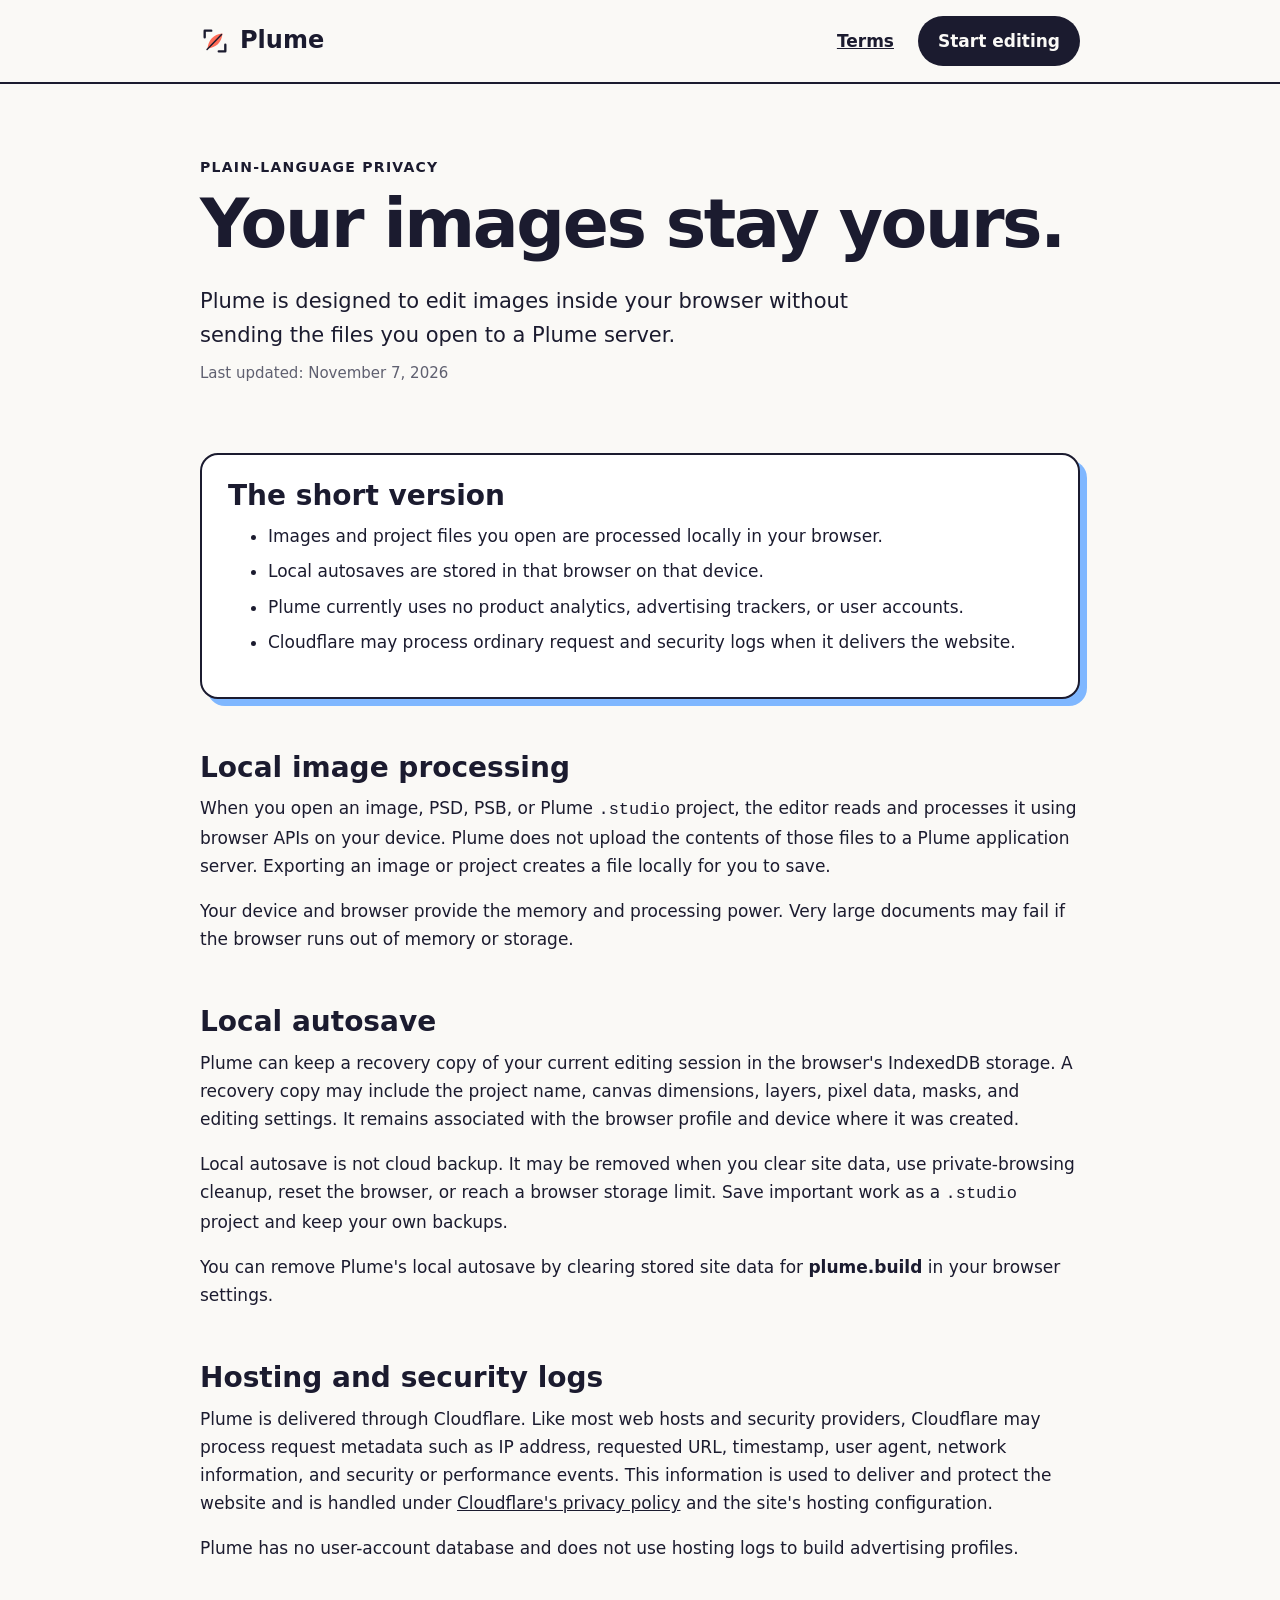
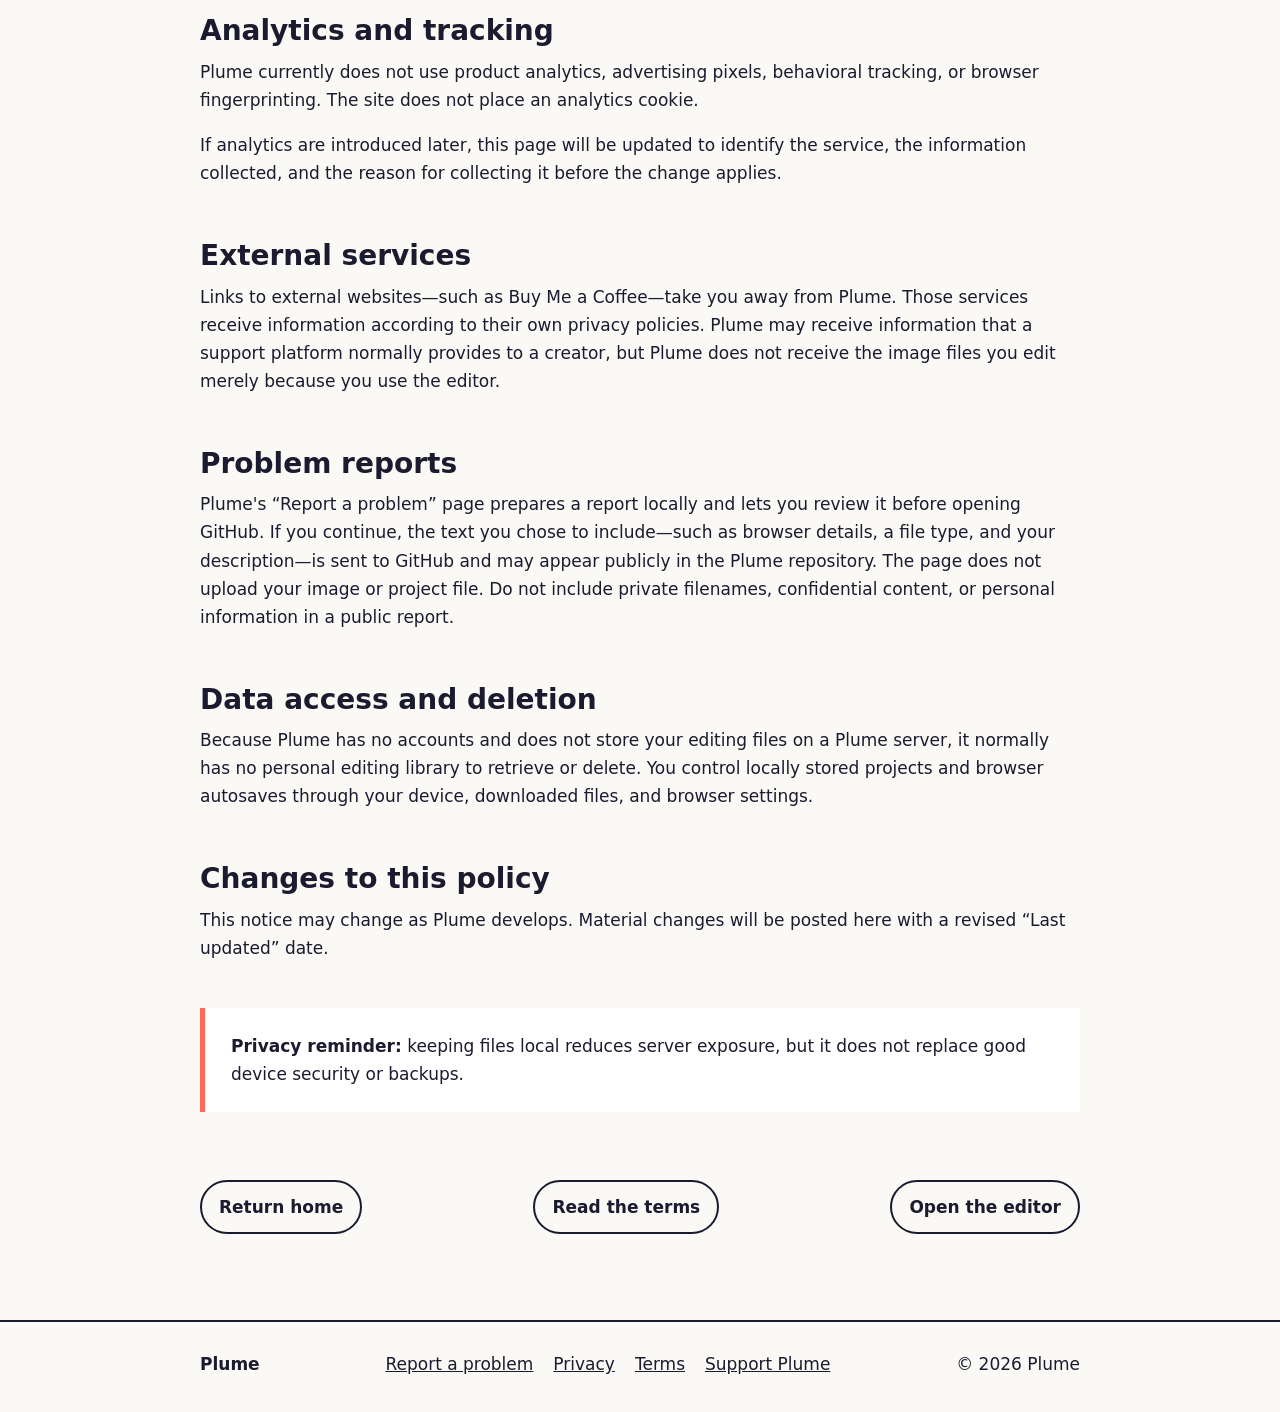
<file: privacy.html>
<!doctype html>
<html lang="en">
<head>
  <meta charset="utf-8">
  <meta name="viewport" content="width=device-width,initial-scale=1">
  <meta name="theme-color" content="#FAF9F6">
  <meta name="description" content="How Plume processes images locally, stores browser autosaves, handles hosting logs, and approaches analytics.">
  <link rel="canonical" href="https://plume.build/privacy.html">
  <link rel="icon" type="image/svg+xml" href="./assets/brand/plume-mark.svg">
  <title>Privacy — Plume Image Editor</title>
  <style>
    :root{--ink:#1b1b2f;--paper:#faf9f6;--coral:#ff6b57;--blue:#7fb7ff;--muted:#5f6070;color-scheme:light;font-family:Inter,system-ui,-apple-system,"Segoe UI",sans-serif}
    *{box-sizing:border-box}html{scroll-behavior:smooth}body{margin:0;background:var(--paper);color:var(--ink);font-size:17px;line-height:1.65}a{color:inherit}a:hover{text-decoration-thickness:2px}.wrap{width:min(880px,calc(100% - 40px));margin:auto}.site-head{border-bottom:2px solid var(--ink)}nav{min-height:82px;display:flex;align-items:center;justify-content:space-between;gap:24px}.brand{display:flex;align-items:center;gap:10px;text-decoration:none;font-size:24px;font-weight:750}.brand img{width:30px;height:30px}.nav-actions{display:flex;align-items:center;gap:24px;font-weight:600}.button{display:inline-block;background:var(--ink);color:var(--paper);padding:11px 20px;border-radius:999px;text-decoration:none}.hero{padding:72px 0 44px}.eyebrow{margin:0 0 10px;font-size:14px;font-weight:750;letter-spacing:.09em;text-transform:uppercase}.hero h1{margin:0;font-size:clamp(42px,8vw,68px);line-height:1.04;letter-spacing:-.035em}.lede{max-width:700px;margin:24px 0 0;font-size:21px}.updated{color:var(--muted);font-size:15px}.summary{margin:8px 0 52px;padding:24px 26px;background:white;border:2px solid var(--ink);border-radius:18px;box-shadow:7px 7px 0 var(--blue)}main h2{margin:52px 0 10px;font-size:28px;line-height:1.2}main h3{margin:30px 0 6px;font-size:20px}main p,main ul{margin-top:8px}main li+li{margin-top:7px}.callout{margin:46px 0;padding:24px 26px;border-left:5px solid var(--coral);background:#fff}.legal-nav{display:flex;flex-wrap:wrap;gap:14px;margin:54px 0 72px}.legal-nav a{padding:11px 17px;border:2px solid var(--ink);border-radius:999px;text-decoration:none;font-weight:650}.site-foot{border-top:2px solid var(--ink);padding:28px 0 38px}.foot-row{display:flex;flex-wrap:wrap;justify-content:space-between;gap:18px}.foot-links{display:flex;flex-wrap:wrap;gap:20px}@media(max-width:600px){.nav-actions>a:not(.button){display:none}.hero{padding-top:54px}.summary{box-shadow:5px 5px 0 var(--blue)}}
  </style>
</head>
<body>
  <header class="site-head">
    <nav class="wrap" aria-label="Primary navigation">
      <a class="brand" href="./"><img src="./assets/brand/plume-mark.svg" alt="">Plume</a>
      <div class="nav-actions"><a href="./terms.html">Terms</a><a class="button" href="./editor/">Start editing</a></div>
    </nav>
  </header>

  <main class="wrap">
    <header class="hero">
      <p class="eyebrow">Plain-language privacy</p>
      <h1>Your images stay yours.</h1>
      <p class="lede">Plume is designed to edit images inside your browser without sending the files you open to a Plume server.</p>
      <p class="updated">Last updated: November 7, 2026</p>
    </header>

    <section class="summary" aria-labelledby="summary-title">
      <h2 id="summary-title" style="margin-top:0">The short version</h2>
      <ul>
        <li>Images and project files you open are processed locally in your browser.</li>
        <li>Local autosaves are stored in that browser on that device.</li>
        <li>Plume currently uses no product analytics, advertising trackers, or user accounts.</li>
        <li>Cloudflare may process ordinary request and security logs when it delivers the website.</li>
      </ul>
    </section>

    <section>
      <h2>Local image processing</h2>
      <p>When you open an image, PSD, PSB, or Plume <code>.studio</code> project, the editor reads and processes it using browser APIs on your device. Plume does not upload the contents of those files to a Plume application server. Exporting an image or project creates a file locally for you to save.</p>
      <p>Your device and browser provide the memory and processing power. Very large documents may fail if the browser runs out of memory or storage.</p>

      <h2>Local autosave</h2>
      <p>Plume can keep a recovery copy of your current editing session in the browser's IndexedDB storage. A recovery copy may include the project name, canvas dimensions, layers, pixel data, masks, and editing settings. It remains associated with the browser profile and device where it was created.</p>
      <p>Local autosave is not cloud backup. It may be removed when you clear site data, use private-browsing cleanup, reset the browser, or reach a browser storage limit. Save important work as a <code>.studio</code> project and keep your own backups.</p>
      <p>You can remove Plume's local autosave by clearing stored site data for <strong>plume.build</strong> in your browser settings.</p>

      <h2>Hosting and security logs</h2>
      <p>Plume is delivered through Cloudflare. Like most web hosts and security providers, Cloudflare may process request metadata such as IP address, requested URL, timestamp, user agent, network information, and security or performance events. This information is used to deliver and protect the website and is handled under <a href="https://www.cloudflare.com/privacypolicy/" target="_blank" rel="noopener noreferrer">Cloudflare's privacy policy</a> and the site's hosting configuration.</p>
      <p>Plume has no user-account database and does not use hosting logs to build advertising profiles.</p>

      <h2>Analytics and tracking</h2>
      <p>Plume currently does not use product analytics, advertising pixels, behavioral tracking, or browser fingerprinting. The site does not place an analytics cookie.</p>
      <p>If analytics are introduced later, this page will be updated to identify the service, the information collected, and the reason for collecting it before the change applies.</p>

      <h2>External services</h2>
      <p>Links to external websites—such as Buy Me a Coffee—take you away from Plume. Those services receive information according to their own privacy policies. Plume may receive information that a support platform normally provides to a creator, but Plume does not receive the image files you edit merely because you use the editor.</p>

      <h2>Problem reports</h2>
      <p>Plume's “Report a problem” page prepares a report locally and lets you review it before opening GitHub. If you continue, the text you chose to include—such as browser details, a file type, and your description—is sent to GitHub and may appear publicly in the Plume repository. The page does not upload your image or project file. Do not include private filenames, confidential content, or personal information in a public report.</p>

      <h2>Data access and deletion</h2>
      <p>Because Plume has no accounts and does not store your editing files on a Plume server, it normally has no personal editing library to retrieve or delete. You control locally stored projects and browser autosaves through your device, downloaded files, and browser settings.</p>

      <h2>Changes to this policy</h2>
      <p>This notice may change as Plume develops. Material changes will be posted here with a revised “Last updated” date.</p>
    </section>

    <aside class="callout"><strong>Privacy reminder:</strong> keeping files local reduces server exposure, but it does not replace good device security or backups.</aside>
    <nav class="legal-nav" aria-label="Related pages"><a href="./">Return home</a><a href="./terms.html">Read the terms</a><a href="./editor/">Open the editor</a></nav>
  </main>

  <footer class="site-foot"><div class="wrap foot-row"><strong>Plume</strong><span class="foot-links"><a href="./report.html">Report a problem</a><a href="./privacy.html" aria-current="page">Privacy</a><a href="./terms.html">Terms</a><a href="https://buymeacoffee.com/plume.build" target="_blank" rel="noopener noreferrer">Support Plume</a></span><span>© 2026 Plume</span></div></footer>
</body>
</html>
</file>
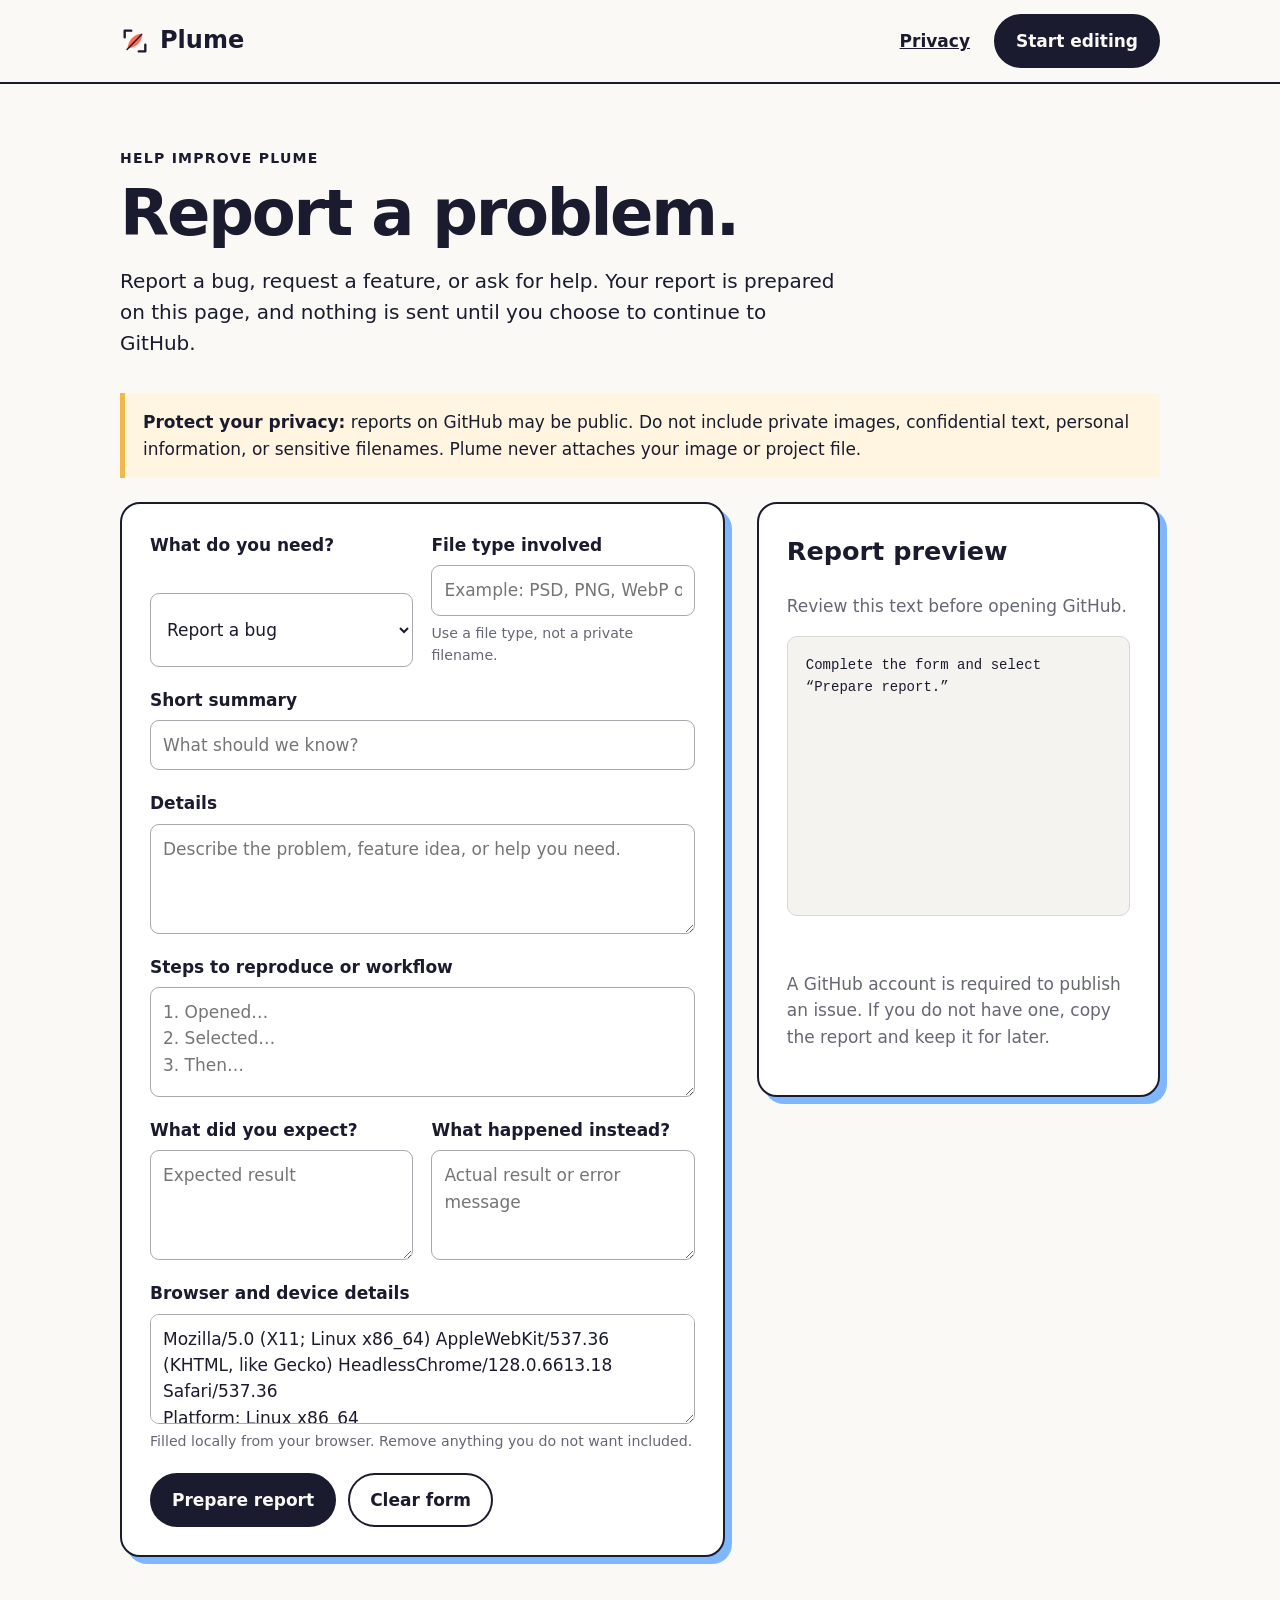
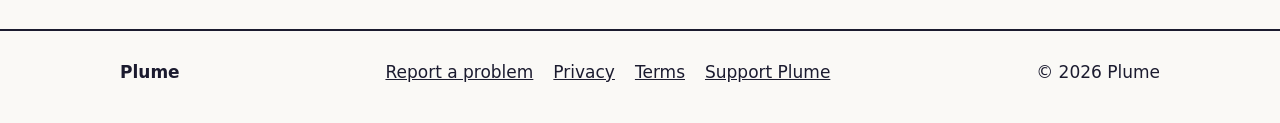
<file: report.html>
<!doctype html>
<html lang="en">
<head>
  <meta charset="utf-8">
  <meta name="viewport" content="width=device-width,initial-scale=1">
  <meta name="theme-color" content="#FAF9F6">
  <meta name="description" content="Report a Plume bug, request a feature, or ask for help.">
  <link rel="canonical" href="https://plume.build/report.html">
  <link rel="icon" type="image/svg+xml" href="./assets/brand/plume-mark.svg">
  <title>Report a Problem — Plume Image Editor</title>
  <style>
    :root{--ink:#1b1b2f;--paper:#faf9f6;--coral:#ff6b57;--blue:#7fb7ff;--line:#d8d6d1;--muted:#666775;color-scheme:light;font-family:Inter,system-ui,-apple-system,"Segoe UI",sans-serif}
    *{box-sizing:border-box}body{margin:0;background:var(--paper);color:var(--ink);font-size:17px;line-height:1.55}a{color:inherit}.wrap{width:min(1040px,calc(100% - 40px));margin:auto}.site-head{border-bottom:2px solid var(--ink)}nav{min-height:82px;display:flex;align-items:center;justify-content:space-between;gap:24px}.brand{display:flex;align-items:center;gap:10px;text-decoration:none;font-size:24px;font-weight:750}.brand img{width:30px;height:30px}.nav-actions{display:flex;align-items:center;gap:24px;font-weight:600}.button,.primary,.secondary{display:inline-flex;align-items:center;justify-content:center;border-radius:999px;padding:12px 20px;font:inherit;font-weight:700;text-decoration:none;cursor:pointer}.button,.primary{border:2px solid var(--ink);background:var(--ink);color:var(--paper)}.secondary{border:2px solid var(--ink);background:transparent;color:var(--ink)}.hero{padding:64px 0 34px}.eyebrow{margin:0 0 10px;font-size:14px;font-weight:750;letter-spacing:.09em;text-transform:uppercase}.hero h1{margin:0;font-size:clamp(40px,7vw,64px);line-height:1.04;letter-spacing:-.035em}.lede{max-width:720px;margin:20px 0 0;font-size:20px}.layout{display:grid;grid-template-columns:minmax(0,1.2fr) minmax(300px,.8fr);gap:32px;align-items:start;padding-bottom:72px}.card{background:#fff;border:2px solid var(--ink);border-radius:20px;padding:28px;box-shadow:7px 7px 0 var(--blue)}.field{display:grid;gap:7px;margin-bottom:20px}.field-row{display:grid;grid-template-columns:1fr 1fr;gap:18px}label{font-weight:700}small,.hint{color:var(--muted)}input,select,textarea{width:100%;border:1px solid #a9a8ae;border-radius:9px;background:#fff;color:var(--ink);font:inherit;padding:11px 12px}textarea{min-height:110px;resize:vertical}input:focus,select:focus,textarea:focus{outline:3px solid #7fb7ff88;border-color:var(--ink)}.actions{display:flex;flex-wrap:wrap;gap:12px;margin-top:8px}.notice{margin:0 0 24px;padding:16px 18px;background:#fff5e0;border-left:5px solid #f2b84b}.preview{white-space:pre-wrap;overflow-wrap:anywhere;min-height:280px;margin:0;padding:18px;background:#f4f3f0;border:1px solid var(--line);border-radius:10px;font:14px/1.55 ui-monospace,SFMono-Regular,Consolas,monospace}.preview-actions{display:flex;flex-wrap:wrap;gap:10px;margin-top:18px}.preview-actions[hidden]{display:none}.status{min-height:26px;margin:12px 0 0;font-weight:650;color:#315f43}.site-foot{border-top:2px solid var(--ink);padding:28px 0 38px}.foot-row{display:flex;flex-wrap:wrap;justify-content:space-between;gap:18px}.foot-links{display:flex;flex-wrap:wrap;gap:20px}@media(max-width:800px){.layout{grid-template-columns:1fr}.card{box-shadow:5px 5px 0 var(--blue)}}@media(max-width:600px){.nav-actions>a:not(.button){display:none}.field-row{grid-template-columns:1fr}.hero{padding-top:50px}.card{padding:22px}}
  </style>
</head>
<body>
  <header class="site-head"><nav class="wrap" aria-label="Primary navigation"><a class="brand" href="./"><img src="./assets/brand/plume-mark.svg" alt="">Plume</a><div class="nav-actions"><a href="./privacy.html">Privacy</a><a class="button" href="./editor/">Start editing</a></div></nav></header>

  <main class="wrap">
    <header class="hero"><p class="eyebrow">Help improve Plume</p><h1>Report a problem.</h1><p class="lede">Report a bug, request a feature, or ask for help. Your report is prepared on this page, and nothing is sent until you choose to continue to GitHub.</p></header>

    <p class="notice"><strong>Protect your privacy:</strong> reports on GitHub may be public. Do not include private images, confidential text, personal information, or sensitive filenames. Plume never attaches your image or project file.</p>

    <div class="layout">
      <form class="card" id="reportForm">
        <div class="field-row">
          <div class="field"><label for="reportType">What do you need?</label><select id="reportType" required><option value="Bug">Report a bug</option><option value="Feature">Request a feature</option><option value="Help">Ask for help</option></select></div>
          <div class="field"><label for="fileType">File type involved</label><input id="fileType" maxlength="100" placeholder="Example: PSD, PNG, WebP or none"><small>Use a file type, not a private filename.</small></div>
        </div>

        <div class="field"><label for="summary">Short summary</label><input id="summary" maxlength="140" required placeholder="What should we know?"></div>
        <div class="field"><label for="details">Details</label><textarea id="details" maxlength="4000" required placeholder="Describe the problem, feature idea, or help you need."></textarea></div>
        <div class="field"><label for="steps">Steps to reproduce or workflow</label><textarea id="steps" maxlength="2500" placeholder="1. Opened…&#10;2. Selected…&#10;3. Then…"></textarea></div>

        <div class="field-row">
          <div class="field"><label for="expected">What did you expect?</label><textarea id="expected" maxlength="1500" placeholder="Expected result"></textarea></div>
          <div class="field"><label for="actual">What happened instead?</label><textarea id="actual" maxlength="1500" placeholder="Actual result or error message"></textarea></div>
        </div>

        <div class="field"><label for="browserDetails">Browser and device details</label><textarea id="browserDetails" maxlength="1500"></textarea><small>Filled locally from your browser. Remove anything you do not want included.</small></div>
        <div class="actions"><button class="primary" type="submit">Prepare report</button><button class="secondary" type="reset">Clear form</button></div>
      </form>

      <aside class="card" aria-labelledby="previewTitle"><h2 id="previewTitle" style="margin-top:0">Report preview</h2><p class="hint">Review this text before opening GitHub.</p><pre class="preview" id="reportPreview">Complete the form and select “Prepare report.”</pre><div class="preview-actions" id="previewActions" hidden><a class="primary" id="githubIssueLink" href="https://github.com/phillippplangetis/studio-/issues/new" target="_blank" rel="noopener noreferrer">Continue to GitHub</a><button class="secondary" id="copyReport" type="button">Copy report</button></div><p class="status" id="reportStatus" role="status" aria-live="polite"></p><p class="hint">A GitHub account is required to publish an issue. If you do not have one, copy the report and keep it for later.</p></aside>
    </div>
  </main>

  <footer class="site-foot"><div class="wrap foot-row"><strong>Plume</strong><span class="foot-links"><a href="./report.html" aria-current="page">Report a problem</a><a href="./privacy.html">Privacy</a><a href="./terms.html">Terms</a><a href="https://buymeacoffee.com/plume.build" target="_blank" rel="noopener noreferrer">Support Plume</a></span><span>© 2026 Plume</span></div></footer>
  <script src="./src/report.js" defer></script>
</body>
</html>
</file>
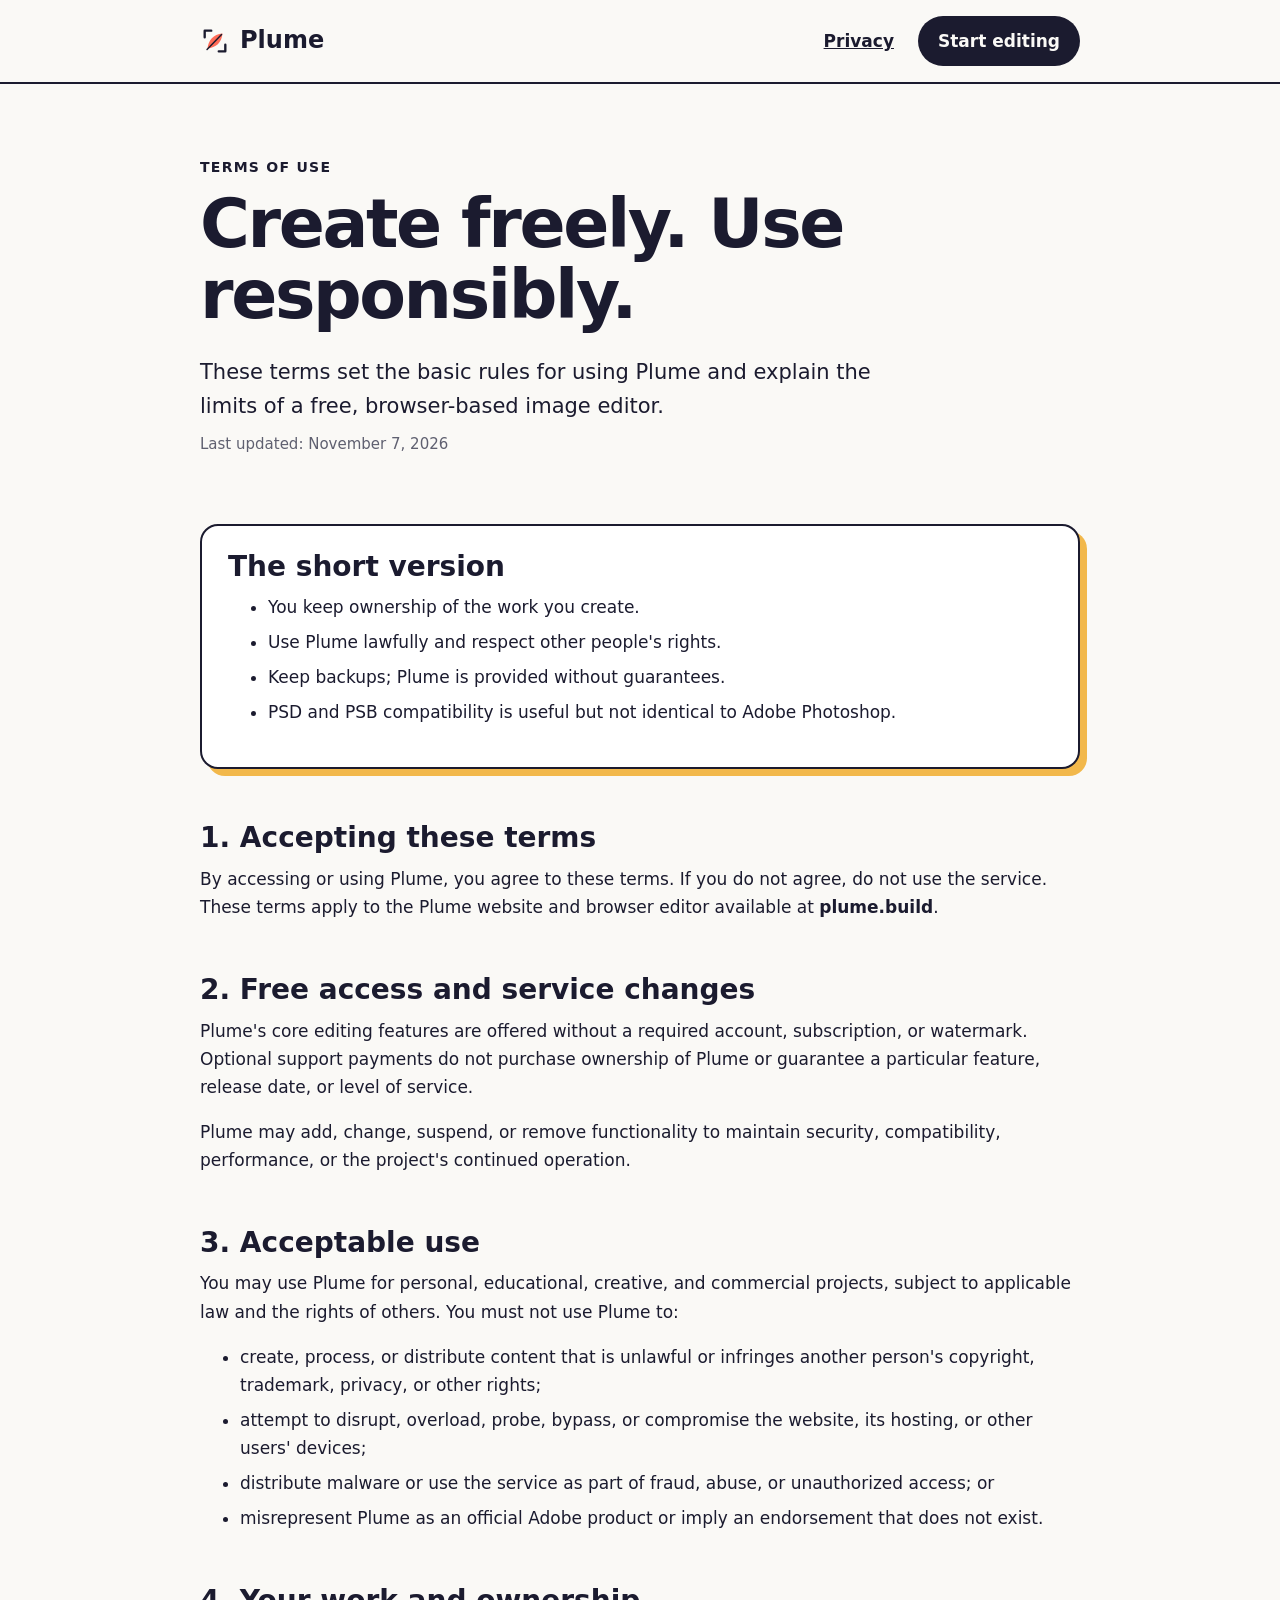
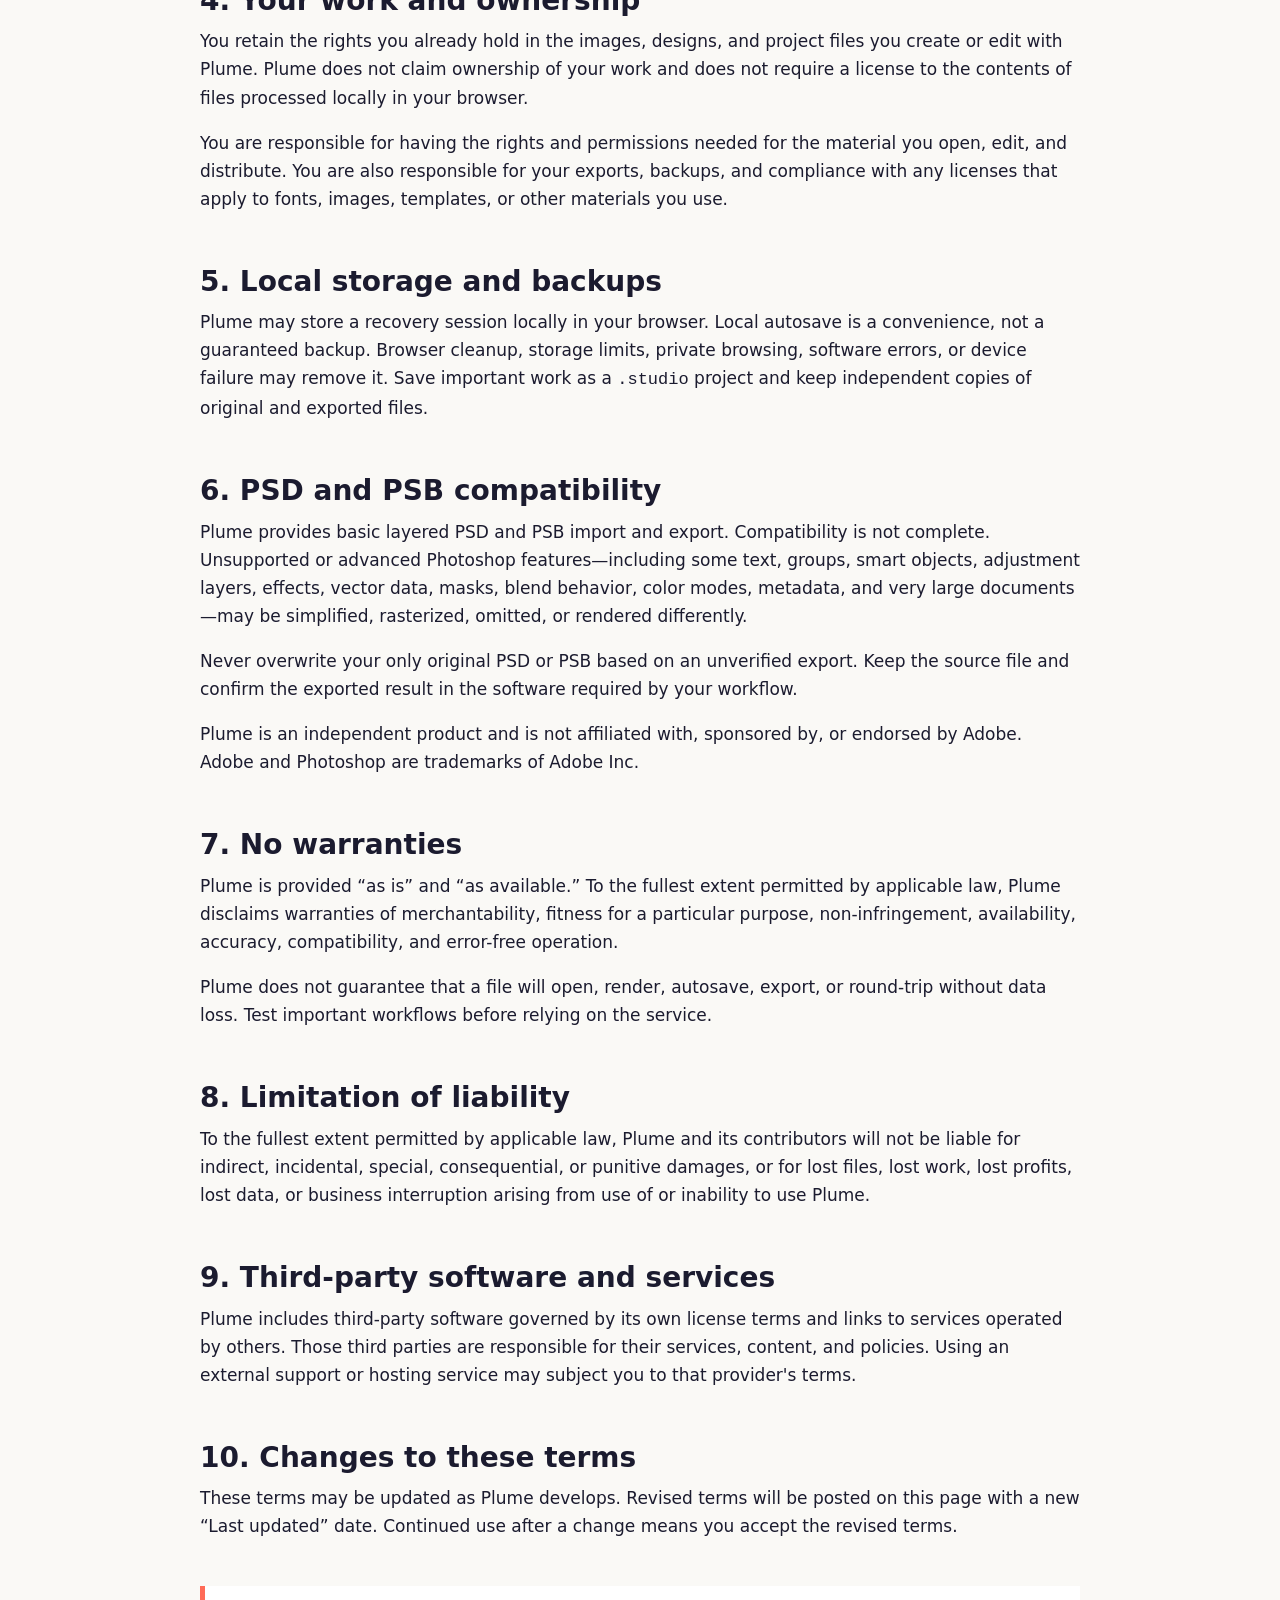
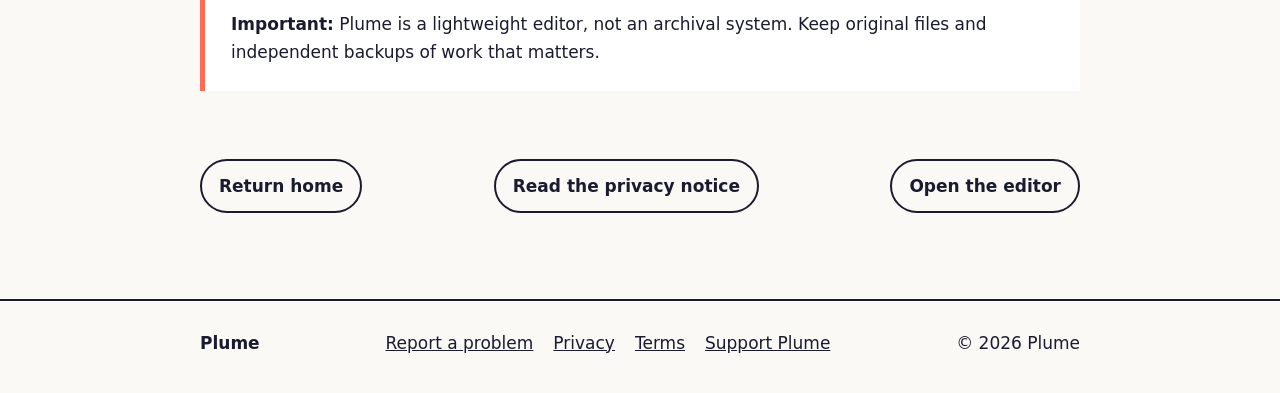
<file: terms.html>
<!doctype html>
<html lang="en">
<head>
  <meta charset="utf-8">
  <meta name="viewport" content="width=device-width,initial-scale=1">
  <meta name="theme-color" content="#FAF9F6">
  <meta name="description" content="The basic terms for using Plume, including acceptable use, ownership, warranties, and PSD compatibility limitations.">
  <link rel="canonical" href="https://plume.build/terms.html">
  <link rel="icon" type="image/svg+xml" href="./assets/brand/plume-mark.svg">
  <title>Terms — Plume Image Editor</title>
  <style>
    :root{--ink:#1b1b2f;--paper:#faf9f6;--coral:#ff6b57;--gold:#f2b84b;--muted:#5f6070;color-scheme:light;font-family:Inter,system-ui,-apple-system,"Segoe UI",sans-serif}
    *{box-sizing:border-box}html{scroll-behavior:smooth}body{margin:0;background:var(--paper);color:var(--ink);font-size:17px;line-height:1.65}a{color:inherit}a:hover{text-decoration-thickness:2px}.wrap{width:min(880px,calc(100% - 40px));margin:auto}.site-head{border-bottom:2px solid var(--ink)}nav{min-height:82px;display:flex;align-items:center;justify-content:space-between;gap:24px}.brand{display:flex;align-items:center;gap:10px;text-decoration:none;font-size:24px;font-weight:750}.brand img{width:30px;height:30px}.nav-actions{display:flex;align-items:center;gap:24px;font-weight:600}.button{display:inline-block;background:var(--ink);color:var(--paper);padding:11px 20px;border-radius:999px;text-decoration:none}.hero{padding:72px 0 44px}.eyebrow{margin:0 0 10px;font-size:14px;font-weight:750;letter-spacing:.09em;text-transform:uppercase}.hero h1{margin:0;font-size:clamp(42px,8vw,68px);line-height:1.04;letter-spacing:-.035em}.lede{max-width:700px;margin:24px 0 0;font-size:21px}.updated{color:var(--muted);font-size:15px}.summary{margin:8px 0 52px;padding:24px 26px;background:white;border:2px solid var(--ink);border-radius:18px;box-shadow:7px 7px 0 var(--gold)}main h2{margin:52px 0 10px;font-size:28px;line-height:1.2}main p,main ul{margin-top:8px}main li+li{margin-top:7px}.callout{margin:46px 0;padding:24px 26px;border-left:5px solid var(--coral);background:#fff}.legal-nav{display:flex;flex-wrap:wrap;gap:14px;margin:54px 0 72px}.legal-nav a{padding:11px 17px;border:2px solid var(--ink);border-radius:999px;text-decoration:none;font-weight:650}.site-foot{border-top:2px solid var(--ink);padding:28px 0 38px}.foot-row{display:flex;flex-wrap:wrap;justify-content:space-between;gap:18px}.foot-links{display:flex;flex-wrap:wrap;gap:20px}@media(max-width:600px){.nav-actions>a:not(.button){display:none}.hero{padding-top:54px}.summary{box-shadow:5px 5px 0 var(--gold)}}
  </style>
</head>
<body>
  <header class="site-head">
    <nav class="wrap" aria-label="Primary navigation">
      <a class="brand" href="./"><img src="./assets/brand/plume-mark.svg" alt="">Plume</a>
      <div class="nav-actions"><a href="./privacy.html">Privacy</a><a class="button" href="./editor/">Start editing</a></div>
    </nav>
  </header>

  <main class="wrap">
    <header class="hero">
      <p class="eyebrow">Terms of use</p>
      <h1>Create freely. Use responsibly.</h1>
      <p class="lede">These terms set the basic rules for using Plume and explain the limits of a free, browser-based image editor.</p>
      <p class="updated">Last updated: November 7, 2026</p>
    </header>

    <section class="summary" aria-labelledby="summary-title">
      <h2 id="summary-title" style="margin-top:0">The short version</h2>
      <ul>
        <li>You keep ownership of the work you create.</li>
        <li>Use Plume lawfully and respect other people's rights.</li>
        <li>Keep backups; Plume is provided without guarantees.</li>
        <li>PSD and PSB compatibility is useful but not identical to Adobe Photoshop.</li>
      </ul>
    </section>

    <section>
      <h2>1. Accepting these terms</h2>
      <p>By accessing or using Plume, you agree to these terms. If you do not agree, do not use the service. These terms apply to the Plume website and browser editor available at <strong>plume.build</strong>.</p>

      <h2>2. Free access and service changes</h2>
      <p>Plume's core editing features are offered without a required account, subscription, or watermark. Optional support payments do not purchase ownership of Plume or guarantee a particular feature, release date, or level of service.</p>
      <p>Plume may add, change, suspend, or remove functionality to maintain security, compatibility, performance, or the project's continued operation.</p>

      <h2>3. Acceptable use</h2>
      <p>You may use Plume for personal, educational, creative, and commercial projects, subject to applicable law and the rights of others. You must not use Plume to:</p>
      <ul>
        <li>create, process, or distribute content that is unlawful or infringes another person's copyright, trademark, privacy, or other rights;</li>
        <li>attempt to disrupt, overload, probe, bypass, or compromise the website, its hosting, or other users' devices;</li>
        <li>distribute malware or use the service as part of fraud, abuse, or unauthorized access; or</li>
        <li>misrepresent Plume as an official Adobe product or imply an endorsement that does not exist.</li>
      </ul>

      <h2>4. Your work and ownership</h2>
      <p>You retain the rights you already hold in the images, designs, and project files you create or edit with Plume. Plume does not claim ownership of your work and does not require a license to the contents of files processed locally in your browser.</p>
      <p>You are responsible for having the rights and permissions needed for the material you open, edit, and distribute. You are also responsible for your exports, backups, and compliance with any licenses that apply to fonts, images, templates, or other materials you use.</p>

      <h2>5. Local storage and backups</h2>
      <p>Plume may store a recovery session locally in your browser. Local autosave is a convenience, not a guaranteed backup. Browser cleanup, storage limits, private browsing, software errors, or device failure may remove it. Save important work as a <code>.studio</code> project and keep independent copies of original and exported files.</p>

      <h2>6. PSD and PSB compatibility</h2>
      <p>Plume provides basic layered PSD and PSB import and export. Compatibility is not complete. Unsupported or advanced Photoshop features—including some text, groups, smart objects, adjustment layers, effects, vector data, masks, blend behavior, color modes, metadata, and very large documents—may be simplified, rasterized, omitted, or rendered differently.</p>
      <p>Never overwrite your only original PSD or PSB based on an unverified export. Keep the source file and confirm the exported result in the software required by your workflow.</p>
      <p>Plume is an independent product and is not affiliated with, sponsored by, or endorsed by Adobe. Adobe and Photoshop are trademarks of Adobe Inc.</p>

      <h2>7. No warranties</h2>
      <p>Plume is provided “as is” and “as available.” To the fullest extent permitted by applicable law, Plume disclaims warranties of merchantability, fitness for a particular purpose, non-infringement, availability, accuracy, compatibility, and error-free operation.</p>
      <p>Plume does not guarantee that a file will open, render, autosave, export, or round-trip without data loss. Test important workflows before relying on the service.</p>

      <h2>8. Limitation of liability</h2>
      <p>To the fullest extent permitted by applicable law, Plume and its contributors will not be liable for indirect, incidental, special, consequential, or punitive damages, or for lost files, lost work, lost profits, lost data, or business interruption arising from use of or inability to use Plume.</p>

      <h2>9. Third-party software and services</h2>
      <p>Plume includes third-party software governed by its own license terms and links to services operated by others. Those third parties are responsible for their services, content, and policies. Using an external support or hosting service may subject you to that provider's terms.</p>

      <h2>10. Changes to these terms</h2>
      <p>These terms may be updated as Plume develops. Revised terms will be posted on this page with a new “Last updated” date. Continued use after a change means you accept the revised terms.</p>
    </section>

    <aside class="callout"><strong>Important:</strong> Plume is a lightweight editor, not an archival system. Keep original files and independent backups of work that matters.</aside>
    <nav class="legal-nav" aria-label="Related pages"><a href="./">Return home</a><a href="./privacy.html">Read the privacy notice</a><a href="./editor/">Open the editor</a></nav>
  </main>

  <footer class="site-foot"><div class="wrap foot-row"><strong>Plume</strong><span class="foot-links"><a href="./report.html">Report a problem</a><a href="./privacy.html">Privacy</a><a href="./terms.html" aria-current="page">Terms</a><a href="https://buymeacoffee.com/plume.build" target="_blank" rel="noopener noreferrer">Support Plume</a></span><span>© 2026 Plume</span></div></footer>
</body>
</html>
</file>
<file: src/styles.css>
:root{color-scheme:dark;--bg:#17191c;--panel:#202327;--panel2:#25292d;--line:#34393e;--muted:#969da5;--text:#e8ebef;--blue:#398af5;font:13px/1.4 Inter,Segoe UI,Arial,sans-serif}*{box-sizing:border-box}body{margin:0;background:var(--bg);color:var(--text);min-width:620px}button,input{font:inherit}button{color:inherit;cursor:pointer}.topbar{height:52px;display:flex;align-items:center;padding:0 14px;gap:18px;background:#1d2023;border-bottom:1px solid #111315}.brand{display:flex;align-items:center;gap:8px;color:#f5f6f8;text-decoration:none;font-size:16px;font-weight:700}.brand-mark{display:grid;place-items:center;width:25px;height:25px;background:#FAF9F6;border-radius:7px;color:white}.brand-mark img{display:block;width:25px;height:25px}.menu{display:flex;gap:3px}.menu button,.side-tab{background:none;border:0;padding:8px 10px;color:#bdc2c8}.menu button:hover,.side-tab:hover{background:#30353a;border-radius:5px}.doc-title{display:flex;align-items:center;margin:auto}.doc-title input{width:180px;text-align:center;border:0;background:transparent;color:#cbd0d5;outline:none}.dirty{font-size:8px;color:#68a7ff;opacity:0}.dirty.on{opacity:1}.header-actions{display:flex;gap:7px}.btn,.iconbtn{border:1px solid #40464c;background:#292e33;border-radius:5px;padding:7px 11px;color:#e1e5e9}.btn:hover,.iconbtn:hover{background:#373d43}.btn.primary{background:#2878dc;border-color:#438ef1;color:white}.iconbtn{min-width:32px;padding:5px 8px;font-size:16px}.iconbtn.small{padding:2px 7px;min-width:26px}.mobile-toggle{display:none}.optionsbar{height:40px;background:#24282c;border-bottom:1px solid #111315;display:flex;align-items:center;gap:12px;padding:0 12px;color:#ccd0d5}.option-sep{height:20px;border-left:1px solid #474d53}.option{display:flex;align-items:center;gap:6px;color:#c0c5ca}.option input[type=range]{width:95px;accent-color:#63a5ff}.option output{min-width:28px;color:#8f969e}.option input[type=color]{width:25px;height:23px;border:0;padding:0;background:none}.options-spacer,.status-spacer{flex:1}.zoom-label input{width:95px}.shell{height:calc(100vh - 117px);min-height:400px;display:grid;grid-template-columns:50px minmax(0,1fr) 265px}.toolbar{display:flex;flex-direction:column;align-items:center;padding:9px 5px;gap:4px;background:#1e2124;border-right:1px solid #111315}.tool{width:36px;height:35px;border-radius:5px;border:1px solid transparent;background:transparent;color:#bdc3c9;font-size:17px}.tool:hover{background:#343a40}.tool.active{background:#183a62;border-color:#2f70b6;color:#82bcff}.workarea{position:relative;overflow:auto;display:flex;align-items:center;justify-content:center;background-color:#292c30;background-image:linear-gradient(45deg,#33373b 25%,transparent 25%),linear-gradient(-45deg,#33373b 25%,transparent 25%),linear-gradient(45deg,transparent 75%,#33373b 75%),linear-gradient(-45deg,transparent 75%,#33373b 75%);background-size:20px 20px;background-position:0 0,0 10px,10px -10px,-10px 0}.canvas-wrap{position:relative;box-shadow:0 8px 35px #0009;line-height:0;flex:none}.canvas-stack{position:relative;line-height:0}.canvas-stack canvas{position:absolute;inset:0;max-width:none;touch-action:none}.welcome{position:absolute;text-align:center;z-index:4;color:#e9edf1;background:#202327ee;border:1px solid #41474d;padding:28px 38px;border-radius:12px;box-shadow:0 12px 42px #0008}.welcome h1{font-size:20px;margin:10px 0 4px}.welcome p{color:#a5abb2;margin:0 0 18px}.welcome-icon{font-size:32px;color:#76b2ff}.sidebar{background:#202327;border-left:1px solid #111315;overflow:auto}.side-tabs{display:flex;height:40px;border-bottom:1px solid var(--line)}.side-tab{padding:10px 17px}.side-tab.selected{color:#fff;border-bottom:2px solid #529bfa}.side-content{padding:0 12px 16px}.hidden{display:none!important}.section-head{height:40px;display:flex;justify-content:space-between;align-items:center;color:#dce0e4;font-weight:600;border-bottom:1px solid #34393e}.layer-list{padding:8px 0;max-height:45%;overflow:auto}.layer-row{display:flex;align-items:center;gap:7px;height:47px;padding:4px 6px;border:1px solid transparent;background:#282c30;border-radius:4px;margin-bottom:5px;cursor:pointer}.layer-row.selected{border-color:#3c83d2;background:#293b4f}.vis{background:transparent;border:0;color:#acb4bd;padding:4px}.layer-thumb{width:38px;height:34px;background-color:#eee;background-image:linear-gradient(45deg,#c8c8c8 25%,transparent 25%),linear-gradient(-45deg,#c8c8c8 25%,transparent 25%),linear-gradient(45deg,transparent 75%,#c8c8c8 75%),linear-gradient(-45deg,transparent 75%,#c8c8c8 75%);background-size:8px 8px;background-position:0 0,0 4px,4px -4px,-4px 0;border:1px solid #6b7075}.layer-name{overflow:hidden;text-overflow:ellipsis;white-space:nowrap;flex:1}.layer-props{padding:7px 0 11px;border-bottom:1px solid var(--line)}.layer-props label,.adjust-row{display:flex;align-items:center;gap:8px;color:#b6bdc4}.layer-props input[type=range]{flex:1;min-width:50px;accent-color:#63a5ff}.layer-props output{min-width:35px;text-align:right}.layer-actions{display:flex;gap:5px;margin-top:9px}.layer-actions .btn{padding:5px 8px}.canvas-props{display:grid;grid-template-columns:1fr 1fr;gap:8px;padding:11px 0}.canvas-props label{color:#aeb5bd;display:grid;gap:4px}.canvas-props input{width:100%;background:#171a1d;color:#eee;border:1px solid #41474d;border-radius:4px;padding:6px}.canvas-props .btn{font-size:12px;padding:6px}.hint{color:#9aa2aa;line-height:1.5}.adjust-row{display:grid;grid-template-columns:83px 1fr 26px;margin:14px 0}.adjust-row input{width:100%;accent-color:#63a5ff}.adjust-row output{text-align:right}.full{width:100%;margin:6px 0}.statusbar{height:25px;background:#1e2124;border-top:1px solid #111315;display:flex;align-items:center;gap:18px;padding:0 12px;color:#939ba3;font-size:11px}.toast{position:fixed;bottom:42px;left:50%;transform:translateX(-50%);z-index:20;background:#17283a;border:1px solid #416c98;border-radius:7px;padding:9px 15px;opacity:0;pointer-events:none;transition:opacity .2s}.toast.show{opacity:1}@media(max-width:850px){.shell{grid-template-columns:46px minmax(0,1fr)}.sidebar{display:none;position:absolute;right:0;top:92px;bottom:25px;width:265px;z-index:10;box-shadow:-8px 0 24px #0007}.sidebar.open{display:block}.mobile-toggle{display:block}.doc-title{display:none}.menu{gap:0}.header-actions{margin-left:auto}.zoom-label{display:none}}@media(max-width:650px){.topbar{gap:7px;padding:0 7px}.brand>span:last-child,.menu{display:none}.header-actions .btn{padding:6px 7px;font-size:12px}.optionsbar{gap:6px;padding:0 6px}.option input[type=range]{width:65px}.shell{height:calc(100vh - 132px)}body{min-width:360px}.optionsbar{height:55px;flex-wrap:wrap}.shell{height:calc(100vh - 132px)}}
.blend-label{display:flex;align-items:center;justify-content:space-between;margin:9px 0;color:#aeb5bd}.blend-label select{width:145px;background:#171a1d;color:#eee;border:1px solid #41474d;border-radius:4px;padding:5px}.filter-grid{display:grid;grid-template-columns:1fr 1fr;gap:6px;margin-top:10px}.filter-grid .btn{padding:6px 4px;font-size:11px}.selection-overlay{position:absolute;inset:0;width:100%;height:100%;pointer-events:none;z-index:100}

.layer-actions{flex-wrap:wrap}
.format-select{min-width:64px;padding:6px 8px;background:#292e33;color:#e1e5e9}.format-select option{background:#202327;color:#e8ebef}@media(max-width:850px){.header-actions{gap:4px}.header-actions .btn{padding:6px 7px;font-size:11px}}@media(max-width:650px){.header-actions{max-width:calc(100vw - 130px);overflow-x:auto;white-space:nowrap;flex:none}.format-select{min-width:48px;padding:5px 3px}}
dialog.edit-dialog{width:min(430px,calc(100vw - 32px));border:1px solid #434a52;border-radius:10px;padding:0;background:#202327;color:#e8ebef;box-shadow:0 20px 60px #000a}dialog.edit-dialog::backdrop{background:#0009}#textForm{padding:20px;display:grid;gap:14px}#textForm h2{font-size:16px;margin:0}#textForm label{display:grid;gap:6px;color:#bdc4cb}#textForm textarea,#textForm input[type=number],#textForm select{background:#171a1d;color:#eee;border:1px solid #41474d;border-radius:5px;padding:8px}#textForm textarea{resize:vertical;min-height:88px}.edit-dialog-grid{display:grid;grid-template-columns:1fr 1fr 70px;gap:10px}.edit-dialog-grid input[type=color]{width:100%;height:35px;background:#171a1d;border:1px solid #41474d;border-radius:5px}.dialog-actions{display:flex;justify-content:flex-end;gap:8px}


.support-link{color:#ff907f;text-decoration:none;font-size:11px;font-weight:600;white-space:nowrap}.support-link:hover{text-decoration:underline;color:#ffb1a6}.support-link:focus-visible{outline:2px solid #ff907f;outline-offset:3px;border-radius:3px}
@media(max-width:650px){.statusbar{gap:9px}.statusbar #statusDimensions,.statusbar #statusTool{display:none}}

.option input[type=number]{width:58px;background:#171a1d;color:#eee;border:1px solid #41474d;border-radius:4px;padding:3px}
</file>
